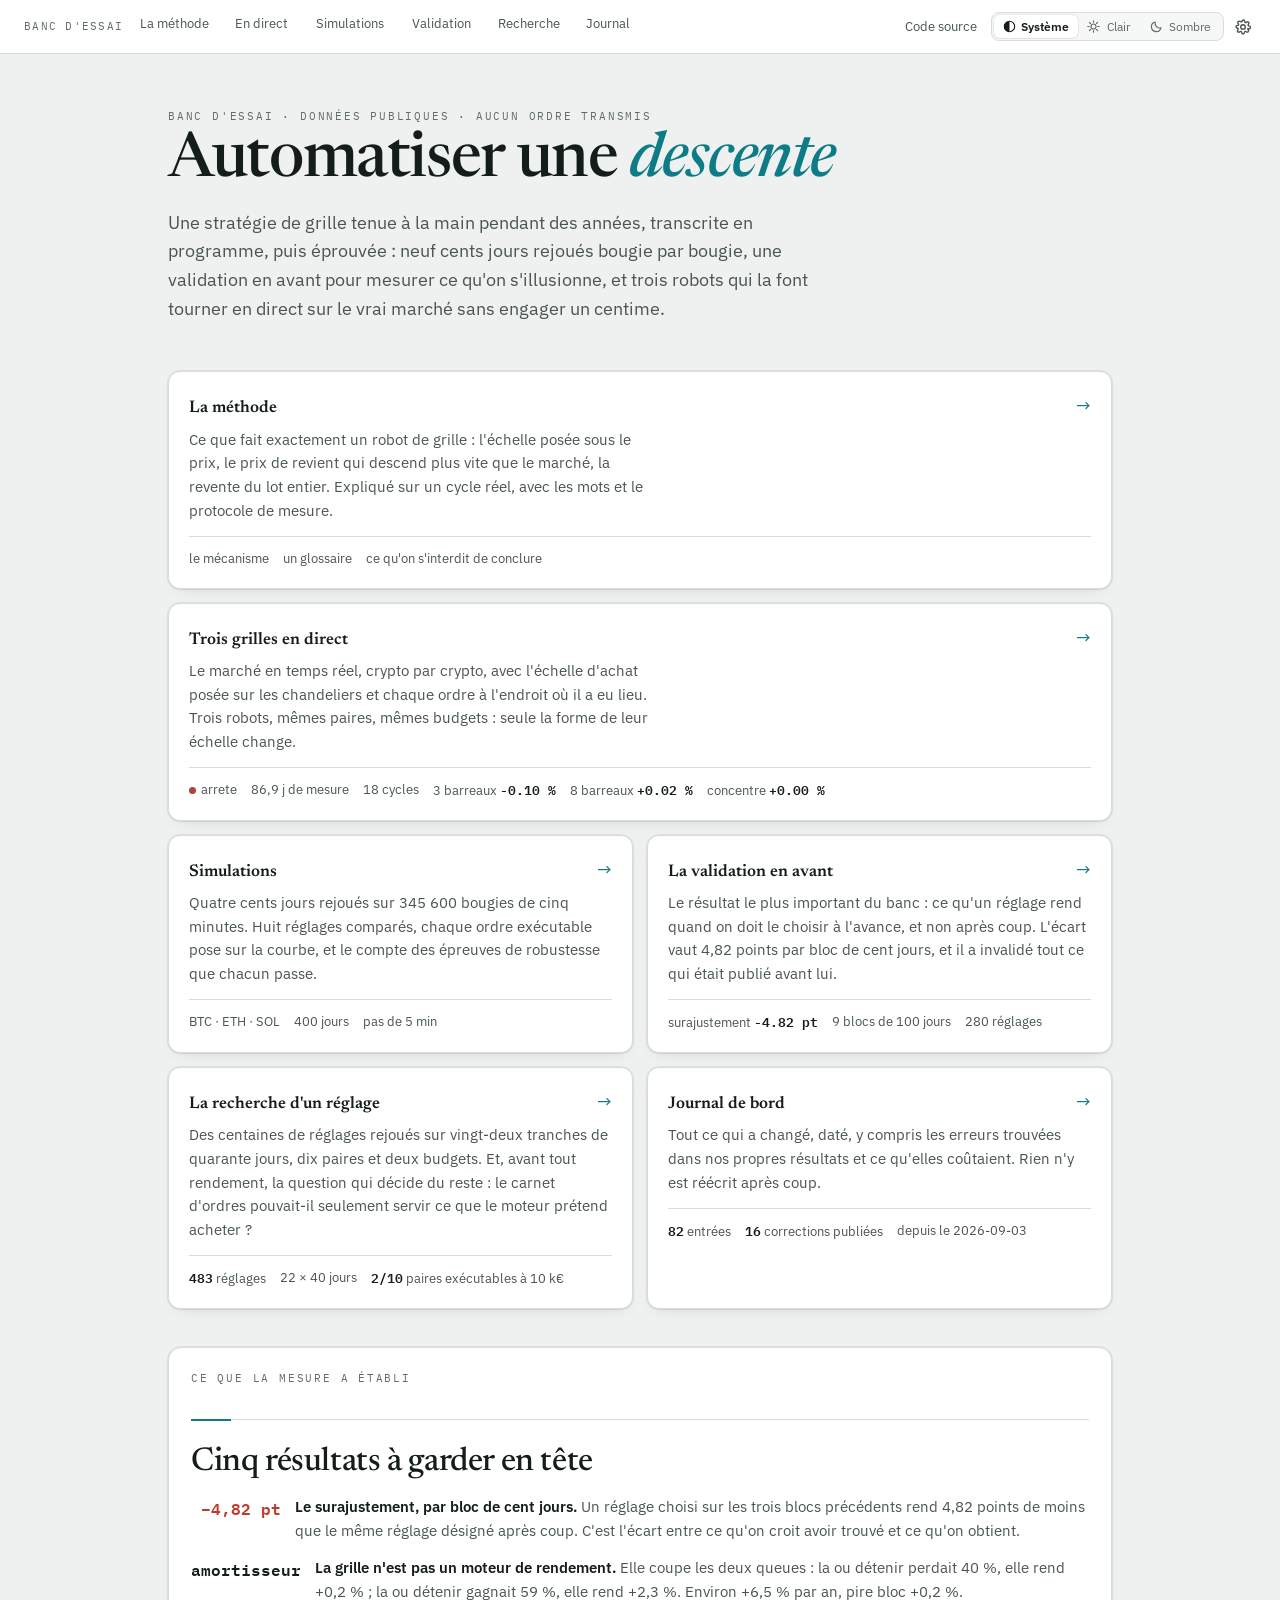
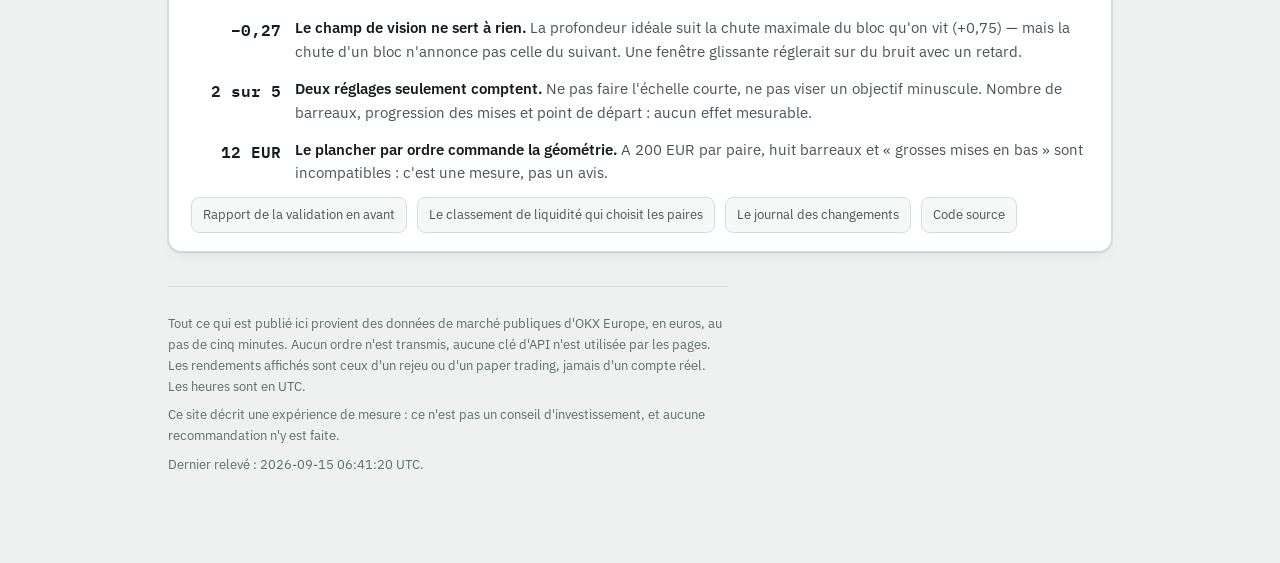
<file: docs/index.html>
<!doctype html>
<html lang="fr">
<head>
<meta charset="utf-8">
<meta name="viewport" content="width=device-width, initial-scale=1">
<title>Banc d'essai de trading</title>
<meta name="description" content="Trois grilles de trading en paper trading sur dix cryptos, et quatre cents jours rejoués bougie par bougie.">
<link rel="preconnect" href="https://fonts.googleapis.com">
<link rel="preconnect" href="https://fonts.gstatic.com" crossorigin>
<link rel="stylesheet" href="https://fonts.googleapis.com/css2?family=Newsreader:ital,opsz,wght@0,6..72,400;0,6..72,500;0,6..72,600;1,6..72,400&family=IBM+Plex+Mono:wght@400;500;600&family=IBM+Plex+Sans:wght@400;500;600&display=swap">
<link rel="stylesheet" href="nav.css">
<link rel="stylesheet" href="jetons.css">
<link rel="stylesheet" href="gabarit.css">
<script src="prefs.js"></script>
<style>
*{box-sizing:border-box}
body{margin:0; background:var(--ground); color:var(--ink);
  font-family:"IBM Plex Sans",system-ui,-apple-system,"Segoe UI",sans-serif;
  font-size:var(--corps); line-height:1.6; -webkit-text-size-adjust:100%}
.enveloppe{max-width:980px; margin:0 auto; padding:clamp(24px,6vw,54px) 18px 80px}
h1,h2,h3{font-family:var(--f-titre); font-weight:500; margin:0;
  text-wrap:balance; font-optical-sizing:auto}
h1{font-size:var(--t-affiche); line-height:1.03; letter-spacing:-.022em}
h1 em{font-style:italic; color:var(--achat)}
h2{font-size:var(--t-section); line-height:1.15; letter-spacing:-.012em;
  margin:var(--e-8) 0 var(--e-2)}
/*  Une section commence par un filet, et un segment pétrole de quarante pixels
    posé dessus : la hiérarchie se voit avant même qu'on ait lu le titre. */
h2{position:relative; padding-top:var(--e-5); border-top:1px solid var(--rule)}
h2::before{content:""; position:absolute; top:-1px; left:0;
  width:40px; height:2px; background:var(--achat)}
h2:first-of-type{margin-top:var(--e-6)}
@media(max-width:700px){h2{margin-top:var(--e-6)}}

h3{font-size:var(--t-sous); font-weight:600; line-height:1.25}
p{margin:.6em 0}
a{color:var(--achat)}
.num{font-family:"IBM Plex Mono",ui-monospace,Menlo,Consolas,monospace;
  font-variant-numeric:tabular-nums; letter-spacing:-.01em}
.eyebrow{font-family:"IBM Plex Mono",monospace; font-size:.66rem; letter-spacing:.17em;
  text-transform:uppercase; color:var(--ink-3); margin:0 0 .5em}
.h{color:var(--hausse)} .b{color:var(--baisse)}
:focus-visible{outline:2px solid var(--focus); outline-offset:3px; border-radius:6px}

header.tete{margin-bottom:clamp(30px,5vw,48px)}
header.tete .chapo{max-width:60ch; color:var(--ink-2); font-size:clamp(1rem,2.4vw,1.12rem);
  margin-top:.8em}

/* --- les cartes de destination --- */
.grille{display:grid; gap:14px; grid-template-columns:1fr; margin-bottom:38px}
@media(min-width:720px){
  .grille{grid-template-columns:repeat(2,1fr)}
  .grille .large{grid-column:1 / -1}
}
.porte{display:block; text-decoration:none; color:inherit;
  background:var(--surface); border:1px solid var(--rule); border-radius:var(--r-3);
  padding:20px 20px 18px; box-shadow:var(--ombre);
  transition:border-color var(--t-moyen) var(--c-std),
    background-color var(--t-moyen) var(--c-std),
    transform var(--t-moyen) var(--c-std)}
.porte:hover,.porte:focus-visible{border-color:var(--achat);
  background:var(--surface-survol); transform:translateY(-1px)}
.porte:active{transform:none; background:var(--surface-actif)}
.porte .haut{display:flex; align-items:baseline; justify-content:space-between; gap:12px}
.porte h3{line-height:1.2}
.porte .fleche{color:var(--achat); font-size:1.1rem; flex:none}
.porte p{color:var(--ink-2); font-size:.92rem; margin:.5em 0 0; max-width:52ch}
.porte .etat{display:flex; flex-wrap:wrap; gap:6px 14px; margin-top:14px;
  padding-top:12px; border-top:1px solid var(--rule); font-size:.8rem; color:var(--ink-2)}
.porte .etat b{font-family:"IBM Plex Mono",monospace; font-weight:600; color:var(--ink)}
.pastille{display:inline-block; width:7px; height:7px; border-radius:50%;
  margin-right:5px; vertical-align:middle; background:var(--dort)}
.pastille.vif{background:var(--hausse)} .pastille.froid{background:var(--blocage)}

/* --- ce que le banc a etabli --- */
.constats{background:var(--surface); border:1px solid var(--rule); border-radius:13px;
  padding:22px 22px 18px; box-shadow:var(--ombre); margin-bottom:28px}
.constats ul{list-style:none; margin:14px 0 0; padding:0; display:flex;
  flex-direction:column; gap:13px}
.constats li{display:grid; grid-template-columns:auto 1fr; gap:14px; align-items:start}
.constats .chiffre{font-family:"IBM Plex Mono",monospace; font-weight:600; font-size:1.02rem;
  min-width:5.6rem; text-align:right; padding-top:1px}
.constats .quoi{color:var(--ink-2); font-size:.93rem}
.constats .quoi b{color:var(--ink); font-weight:600}

.docs{display:flex; flex-wrap:wrap; gap:8px 10px; margin-top:12px}
.docs a{display:inline-block; padding:6px 11px; border-radius:var(--r-2); font-size:.84rem;
  border:1px solid var(--rule); background:var(--surface-2); text-decoration:none;
  color:var(--ink-2);
  transition:background-color var(--t-court) var(--c-std),
    border-color var(--t-court) var(--c-std), color var(--t-court) var(--c-std)}
.docs a:hover,.docs a:focus-visible{color:var(--ink);
  background:var(--surface-survol); border-color:var(--rule-survol)}
.docs a:active{background:var(--surface-actif)}
footer{margin-top:34px; padding-top:18px; border-top:1px solid var(--rule);
  font-size:.82rem; color:var(--ink-3); max-width:70ch}
</style>
</head>
<body>
<script src="nav.js" defer></script>
<script src="reglages.js" defer></script>
<div class="enveloppe">

<header class="tete">
  <p class="eyebrow">banc d'essai · données publiques · aucun ordre transmis</p>
  <h1>Automatiser une <em>descente</em></h1>
  <p class="chapo">Une stratégie de grille tenue à la main pendant des années, transcrite
     en programme, puis éprouvée : neuf cents jours rejoués bougie par bougie, une
     validation en avant pour mesurer ce qu'on s'illusionne, et trois robots qui la font
     tourner en direct sur le vrai marché sans engager un centime.</p>
</header>

<div class="grille">
  <a class="porte large" href="methode.html">
    <div class="haut"><h3>La méthode</h3><span class="fleche">→</span></div>
    <p>Ce que fait exactement un robot de grille : l'échelle posée sous le prix, le
       prix de revient qui descend plus vite que le marché, la revente du lot entier.
       Expliqué sur un cycle réel, avec les mots et le protocole de mesure.</p>
    <div class="etat"><span>le mécanisme</span><span>un glossaire</span><span>ce qu'on
      s'interdit de conclure</span></div>
  </a>

  <a class="porte large" href="paper.html">
    <div class="haut"><h3>Trois grilles en direct</h3><span class="fleche">→</span></div>
    <p>Le marché en temps réel, crypto par crypto, avec l'échelle d'achat posée sur les
       chandeliers et chaque ordre à l'endroit où il a eu lieu. Trois robots, mêmes paires,
       mêmes budgets : seule la forme de leur échelle change.</p>
    <div class="etat" id="etat-paper"><span>chargement…</span></div>
  </a>

  <a class="porte" href="simulations.html">
    <div class="haut"><h3>Simulations</h3><span class="fleche">→</span></div>
    <p>Quatre cents jours rejoués sur 345 600 bougies de cinq minutes. Huit réglages
       comparés, chaque ordre exécutable pose sur la courbe, et le compte des épreuves
       de robustesse que chacun passe.</p>
    <div class="etat"><span>BTC · ETH · SOL</span><span>400 jours</span><span>pas de 5 min</span></div>
  </a>

  <a class="porte" href="validation.html">
    <div class="haut"><h3>La validation en avant</h3><span class="fleche">→</span></div>
    <p>Le résultat le plus important du banc : ce qu'un réglage rend quand on doit le
       choisir à l'avance, et non après coup. L'écart vaut 4,82 points par bloc de cent
       jours, et il a invalidé tout ce qui était publié avant lui.</p>
    <div class="etat" id="etat-validation"><span>chargement…</span></div>
  </a>

  <a class="porte" href="recherche.html">
    <div class="haut"><h3>La recherche d'un réglage</h3><span class="fleche">→</span></div>
    <p>Des centaines de réglages rejoués sur vingt-deux tranches de quarante jours, dix
       paires et deux budgets. Et, avant tout rendement, la question qui décide du reste :
       le carnet d'ordres pouvait-il seulement servir ce que le moteur prétend acheter ?</p>
    <div class="etat" id="etat-recherche"><span>chargement…</span></div>
  </a>

  <a class="porte" href="journal.html">
    <div class="haut"><h3>Journal de bord</h3><span class="fleche">→</span></div>
    <p>Tout ce qui a changé, daté, y compris les erreurs trouvées dans nos propres
       résultats et ce qu'elles coûtaient. Rien n'y est réécrit après coup.</p>
    <div class="etat" id="etat-journal"><span>chargement…</span></div>
  </a>
</div>

<section class="constats">
  <p class="eyebrow">ce que la mesure a établi</p>
  <h2>Cinq résultats à garder en tête</h2>
  <ul>
    <li><span class="chiffre b">−4,82 pt</span><span class="quoi">
      <b>Le surajustement, par bloc de cent jours.</b> Un réglage choisi sur les trois
      blocs précédents rend 4,82 points de moins que le même réglage désigné après coup.
      C'est l'écart entre ce qu'on croit avoir trouvé et ce qu'on obtient.</span></li>
    <li><span class="chiffre">amortisseur</span><span class="quoi">
      <b>La grille n'est pas un moteur de rendement.</b> Elle coupe les deux queues :
      la ou détenir perdait 40 %, elle rend +0,2 % ; la ou détenir gagnait 59 %, elle
      rend +2,3 %. Environ +6,5 % par an, pire bloc +0,2 %.</span></li>
    <li><span class="chiffre">−0,27</span><span class="quoi">
      <b>Le champ de vision ne sert à rien.</b> La profondeur idéale suit la chute
      maximale du bloc qu'on vit (+0,75) — mais la chute d'un bloc n'annonce pas celle
      du suivant. Une fenêtre glissante réglerait sur du bruit avec un retard.</span></li>
    <li><span class="chiffre">2 sur 5</span><span class="quoi">
      <b>Deux réglages seulement comptent.</b> Ne pas faire l'échelle courte, ne pas
      viser un objectif minuscule. Nombre de barreaux, progression des mises et point
      de départ : aucun effet mesurable.</span></li>
    <li><span class="chiffre">12 EUR</span><span class="quoi">
      <b>Le plancher par ordre commande la géométrie.</b> A 200 EUR par paire, huit
      barreaux et « grosses mises en bas » sont incompatibles : c'est une mesure, pas
      un avis.</span></li>
  </ul>
  <div class="docs">
    <a href="https://github.com/thomasMareel/claude-trading/blob/master/docs/archives/validation-en-avant-2026-09-08.md">Rapport de la validation en avant</a>
    <a href="https://github.com/thomasMareel/claude-trading/blob/master/docs/archives/liquidite.json">Le classement de liquidité qui choisit les paires</a>
    <a href="https://github.com/thomasMareel/claude-trading/commits/master">Le journal des changements</a>
    <a href="https://github.com/thomasMareel/claude-trading">Code source</a>
  </div>
</section>

<footer>
  <p>Tout ce qui est publié ici provient des données de marché publiques d'OKX Europe, en
     euros, au pas de cinq minutes. Aucun ordre n'est transmis, aucune clé d'API n'est
     utilisée par les pages. Les rendements affichés sont ceux d'un rejeu ou d'un paper
     trading, jamais d'un compte réel. Les heures sont en UTC.</p>
  <p>Ce site décrit une expérience de mesure : ce n'est pas un conseil d'investissement,
     et aucune recommandation n'y est faite.</p>
  <p id="maj"></p>
</footer>

</div>
<script>
const pct = v => (v>=0?"+":"") + (v*100).toFixed(2) + " %";
const sgn = v => v > 0 ? "h" : (v < 0 ? "b" : "");
function duree(ms){
  const h = ms/3600000;
  return h < 48 ? h.toFixed(1).replace(".",",")+" h" : (h/24).toFixed(1).replace(".",",")+" j";
}
async function lire(f){
  try{ const r = await fetch(f + "?t=" + Date.now(), {cache:"no-store"});
       return r.ok ? await r.json() : null; }
  catch(e){ return null; }
}
(async function(){
  const [a,b,c,jrn,val] = await Promise.all([
    lire("data/paper_grille.json"), lire("data/paper_grille_8paliers.json"),
    lire("data/paper_grille_8paliers_concentre.json"), lire("data/journal.json"),
    lire("data/validation.json"),
  ]);
  const jeux = [a,b,c].filter(d => d && d.paires && d.paires.length);
  const n = document.getElementById("etat-paper");
  if (!jeux.length) n.innerHTML = "<span>pas encore de relevé</span>";
  else {
    const frais = jeux.some(d => Date.now() - Date.parse(d.maj) < 8*60000);
    const nomCourt = {"3paliers":"3 barreaux","8paliers":"8 barreaux",
                      "8paliers_concentre":"concentre"};
    const cycles = jeux.reduce((s,d) => s + d.paires.reduce((t,p)=>t+p.cycles,0), 0);
    n.innerHTML =
      `<span><span class="pastille ${frais?"vif":"froid"}"></span>${frais?"en marche":"arrete"}</span>`
      + `<span>${duree(Date.now()-Math.min(...jeux.map(d=>d.depuis)))} de mesure</span>`
      + `<span>${cycles} cycle${cycles>1?"s":""}</span>`
      + jeux.map(d => `<span>${nomCourt[d.profil]||d.profil} <b class="${sgn(d.perf_total)}">`
          + `${pct(d.perf_total)}</b></span>`).join("");
  }
  const nj = document.getElementById("etat-journal");
  if (jrn && jrn.entrees && jrn.entrees.length){
    const corr = jrn.entrees.filter(e => e.etiquette === "correction").length;
    nj.innerHTML = `<span><b>${jrn.entrees.length}</b> entrées</span>`
      + `<span><b>${corr}</b> corrections publiées</span>`
      + `<span>depuis le ${jrn.entrees[jrn.entrees.length-1].date.slice(0,10)}</span>`;
  } else nj.innerHTML = "<span>indisponible</span>";

  const nv = document.getElementById("etat-validation");
  if (val && val.verdict){
    const w = val.verdict;
    nv.innerHTML = `<span>surajustement <b class="b">${(w.surajustement*100).toFixed(2)} pt</b></span>`
      + `<span>${val.n_blocs} blocs de ${val.bloc_jours} jours</span>`
      + `<span>${val.n_reglages} réglages</span>`;
  } else nv.innerHTML = "<span>indisponible</span>";

  /*  La pastille de la recherche lit le même fichier que la page elle-même :
   *  elle ne peut donc pas annoncer un nombre de réglages que la page dément.
   *  Le fichier est petit (quelques dizaines de kilo-octets) et vit à côté des
   *  autres jeux de l'accueil.  */
  const nr = document.getElementById("etat-recherche");
  try {
    const rch = await fetch("data/etude.json").then(r => r.ok ? r.json() : null);
    if (rch) {
      const n = rch.etape1 ? rch.etape1.combinaisons.length : 0;
      const ex = rch.execution ? rch.execution.paires : null;
      let dur = "";
      if (ex) {
        //  Les clés viennent de Python et valent « 10000.0 », pas « 10000 » :
        //  on retient la CLÉ du plus gros budget, jamais sa valeur reformatée.
        const cle = Object.keys(rch.execution.mises)
          .sort((p, q) => Number(p) - Number(q)).pop();
        const b = Number(cle);
        const bas = rch.execution.mises[cle].slice(-1)[0];
        const ok = Object.values(ex).filter(p => p.servable >= bas).length;
        dur = `<span><b class="b">${ok}/${Object.keys(ex).length}</b> paires exécutables `
            + `à ${Math.round(b / 1000)} k€</span>`;
      }
      nr.innerHTML = (n ? `<span><b>${n}</b> réglages</span>` : "<span>balayage en cours</span>")
        + `<span>${rch.n_blocs} × ${rch.bloc_jours} jours</span>` + dur;
    } else nr.innerHTML = "<span>indisponible</span>";
  } catch (e) { nr.innerHTML = "<span>indisponible</span>"; }

  const majs = jeux.map(d => d.maj).sort();
  document.getElementById("maj").textContent = majs.length
    ? "Dernier relevé : " + majs[majs.length-1].replace("T"," ").replace("+00:00"," UTC") + "."
    : "";
})();
</script>
</body>
</html>
</file>
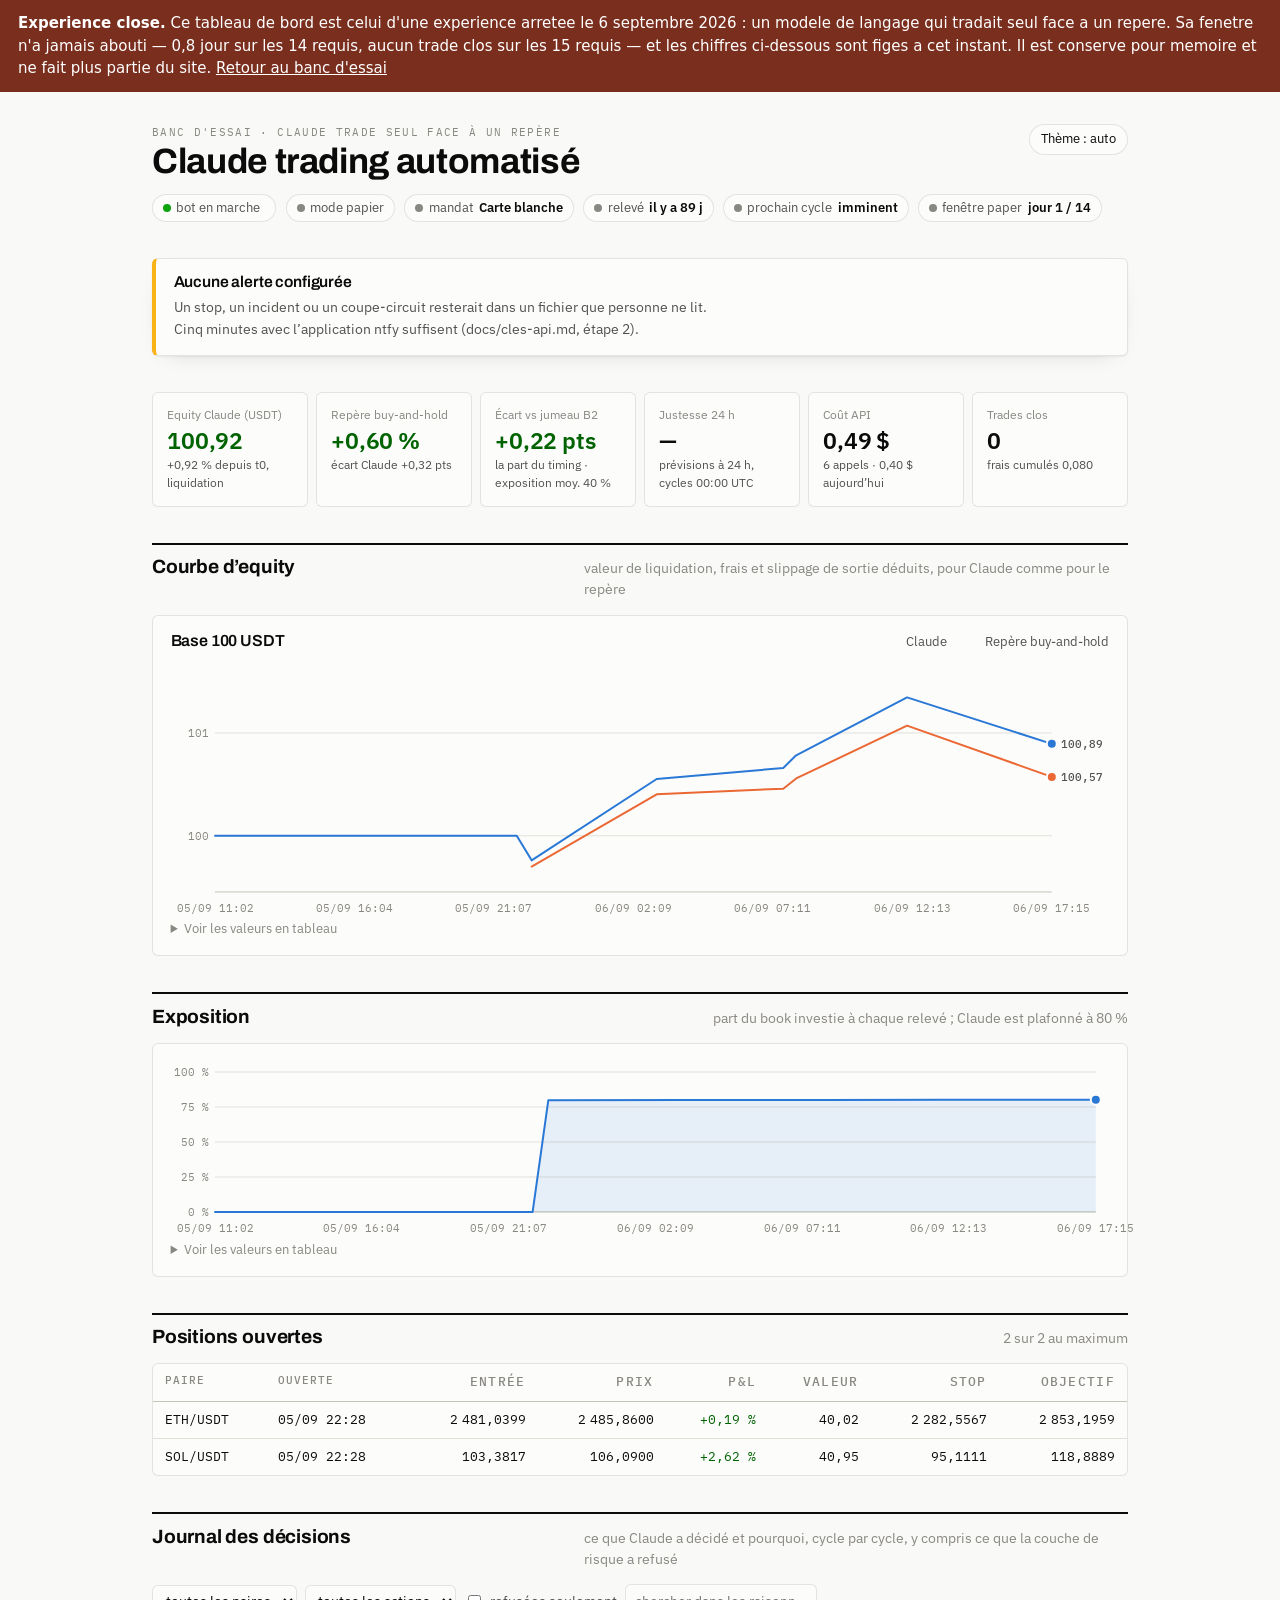
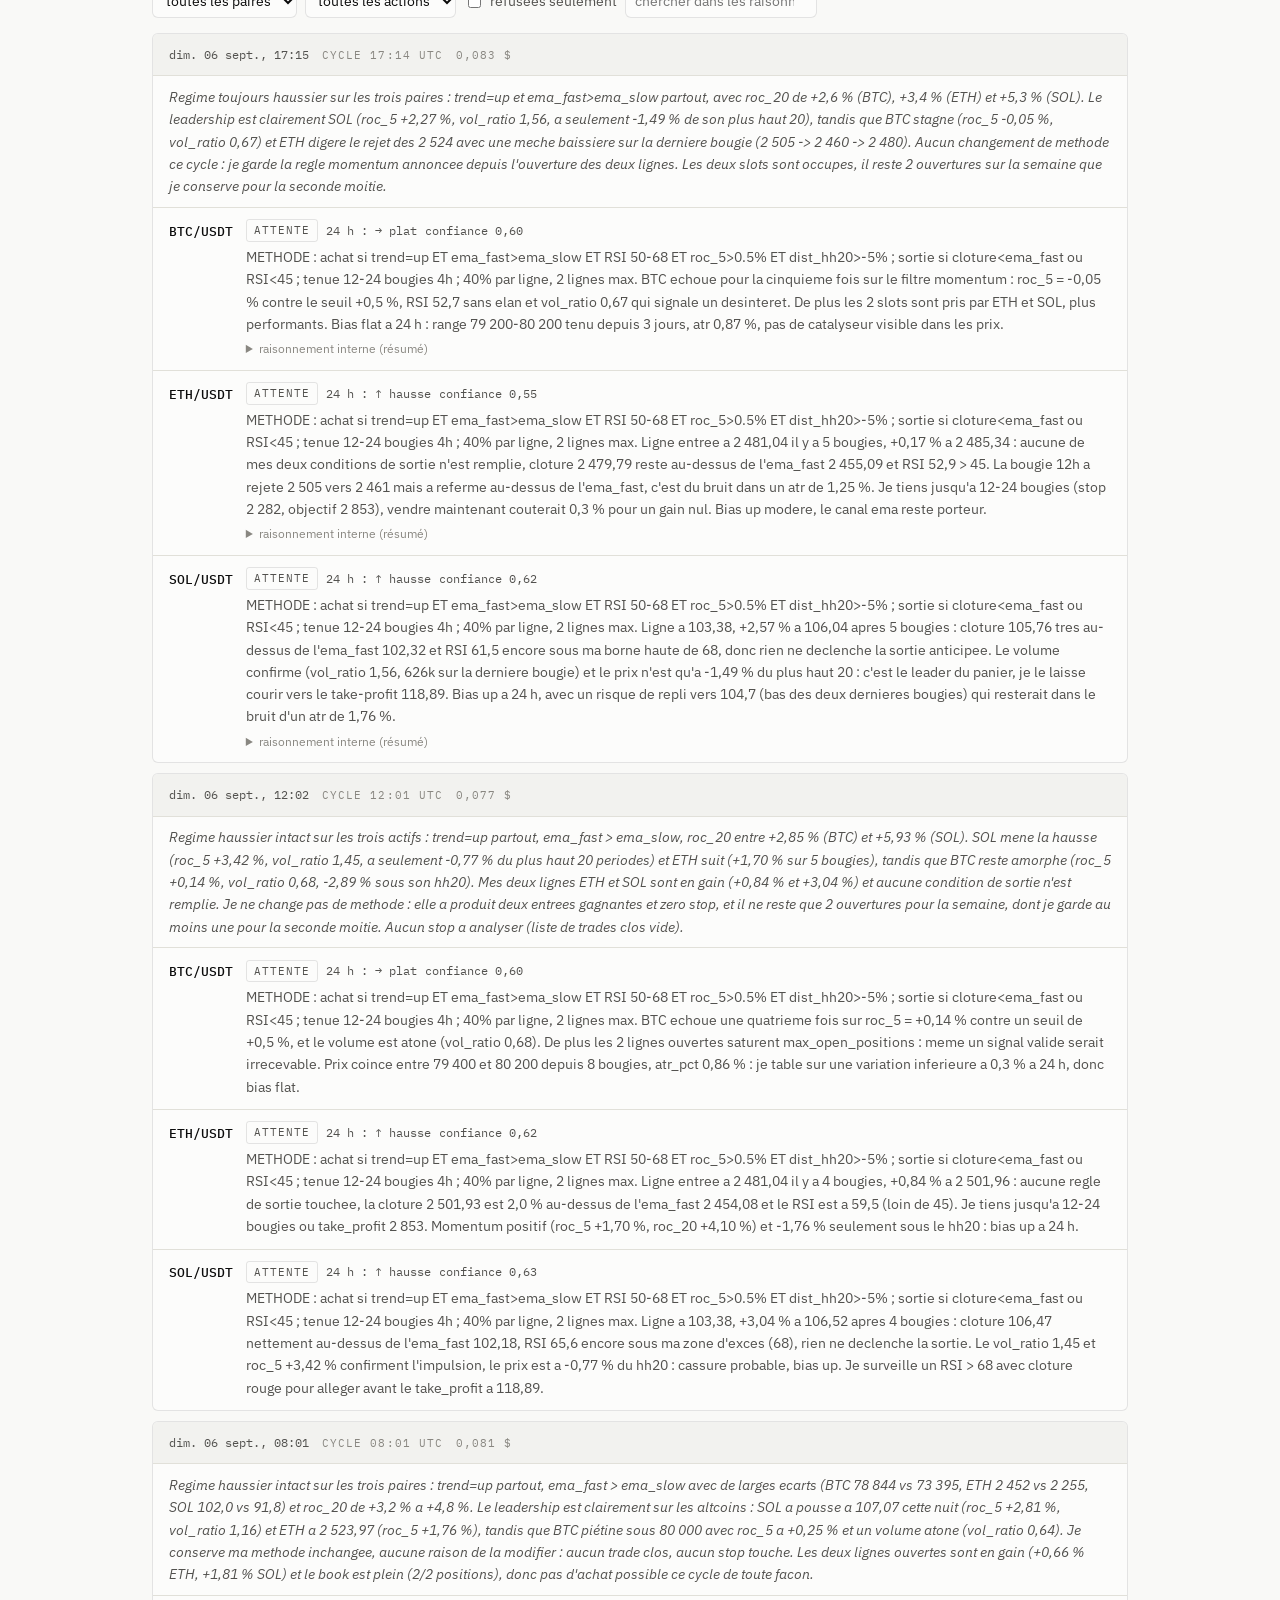
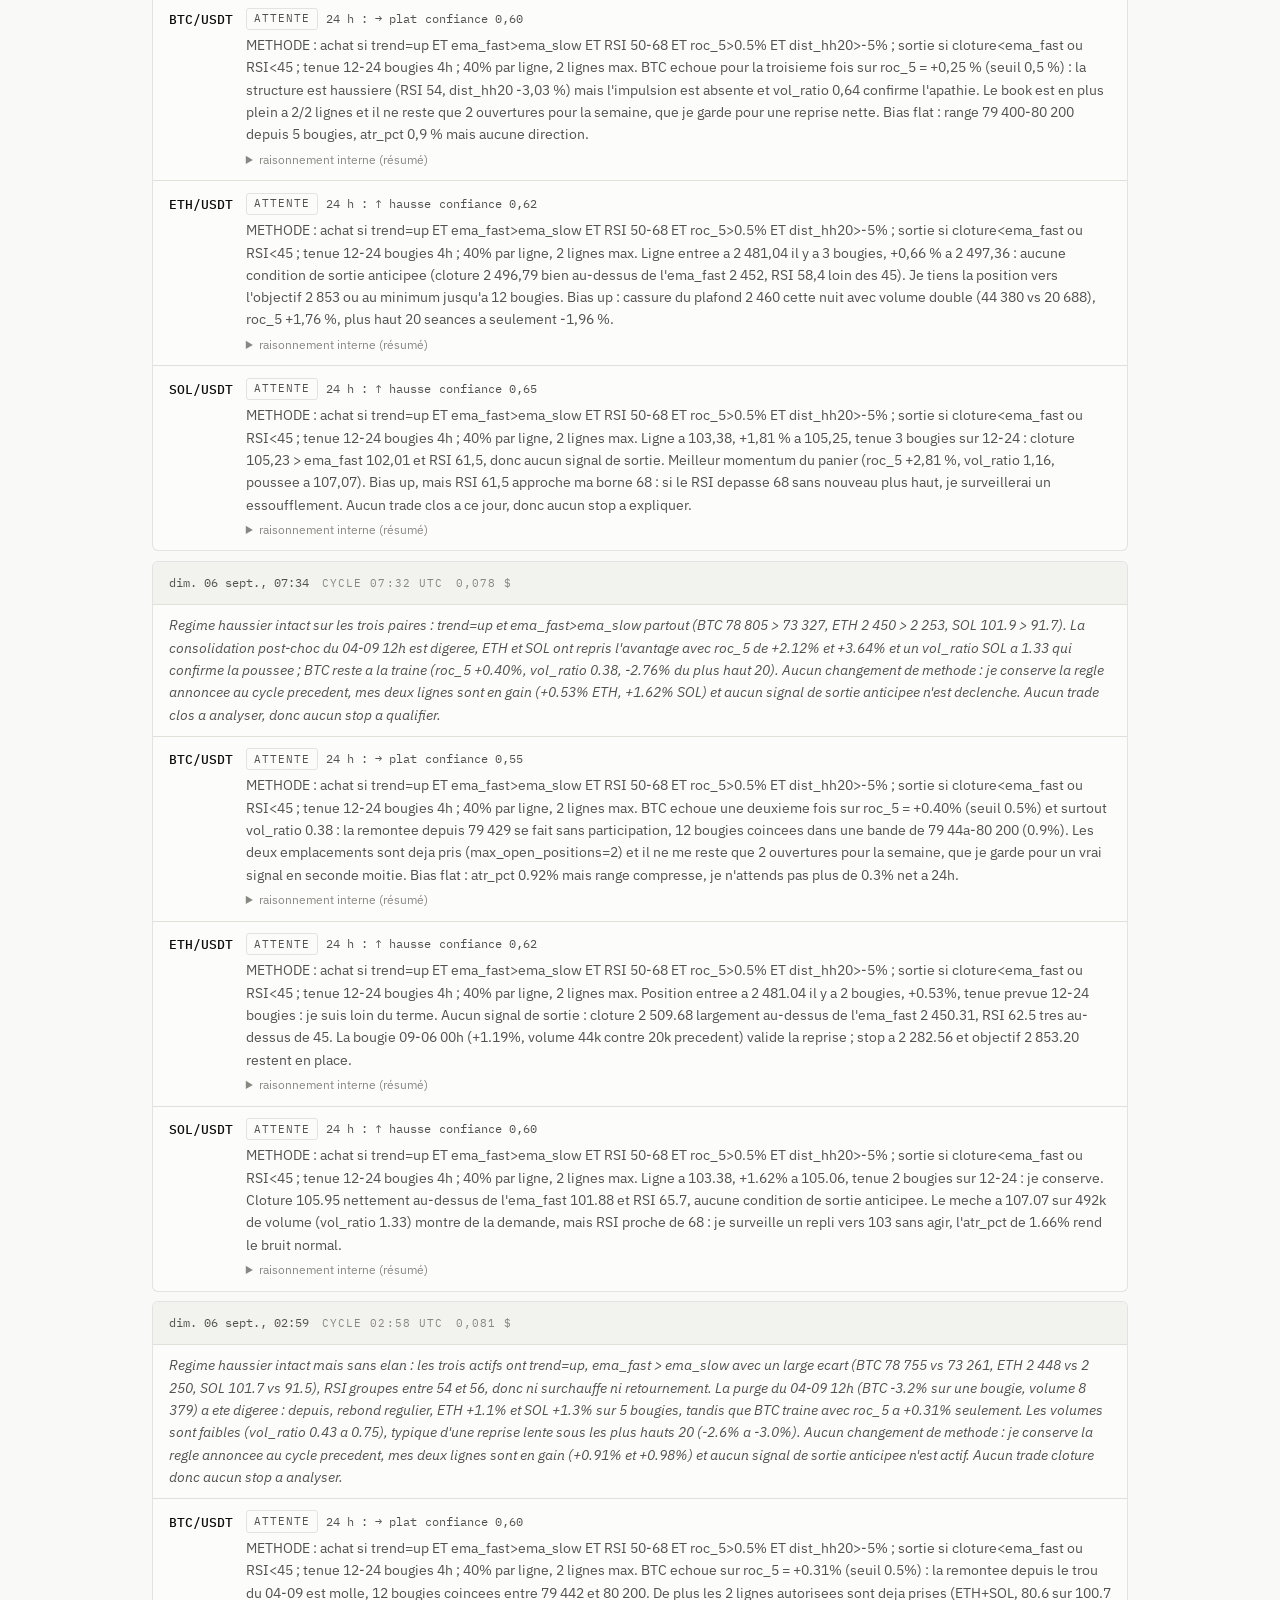
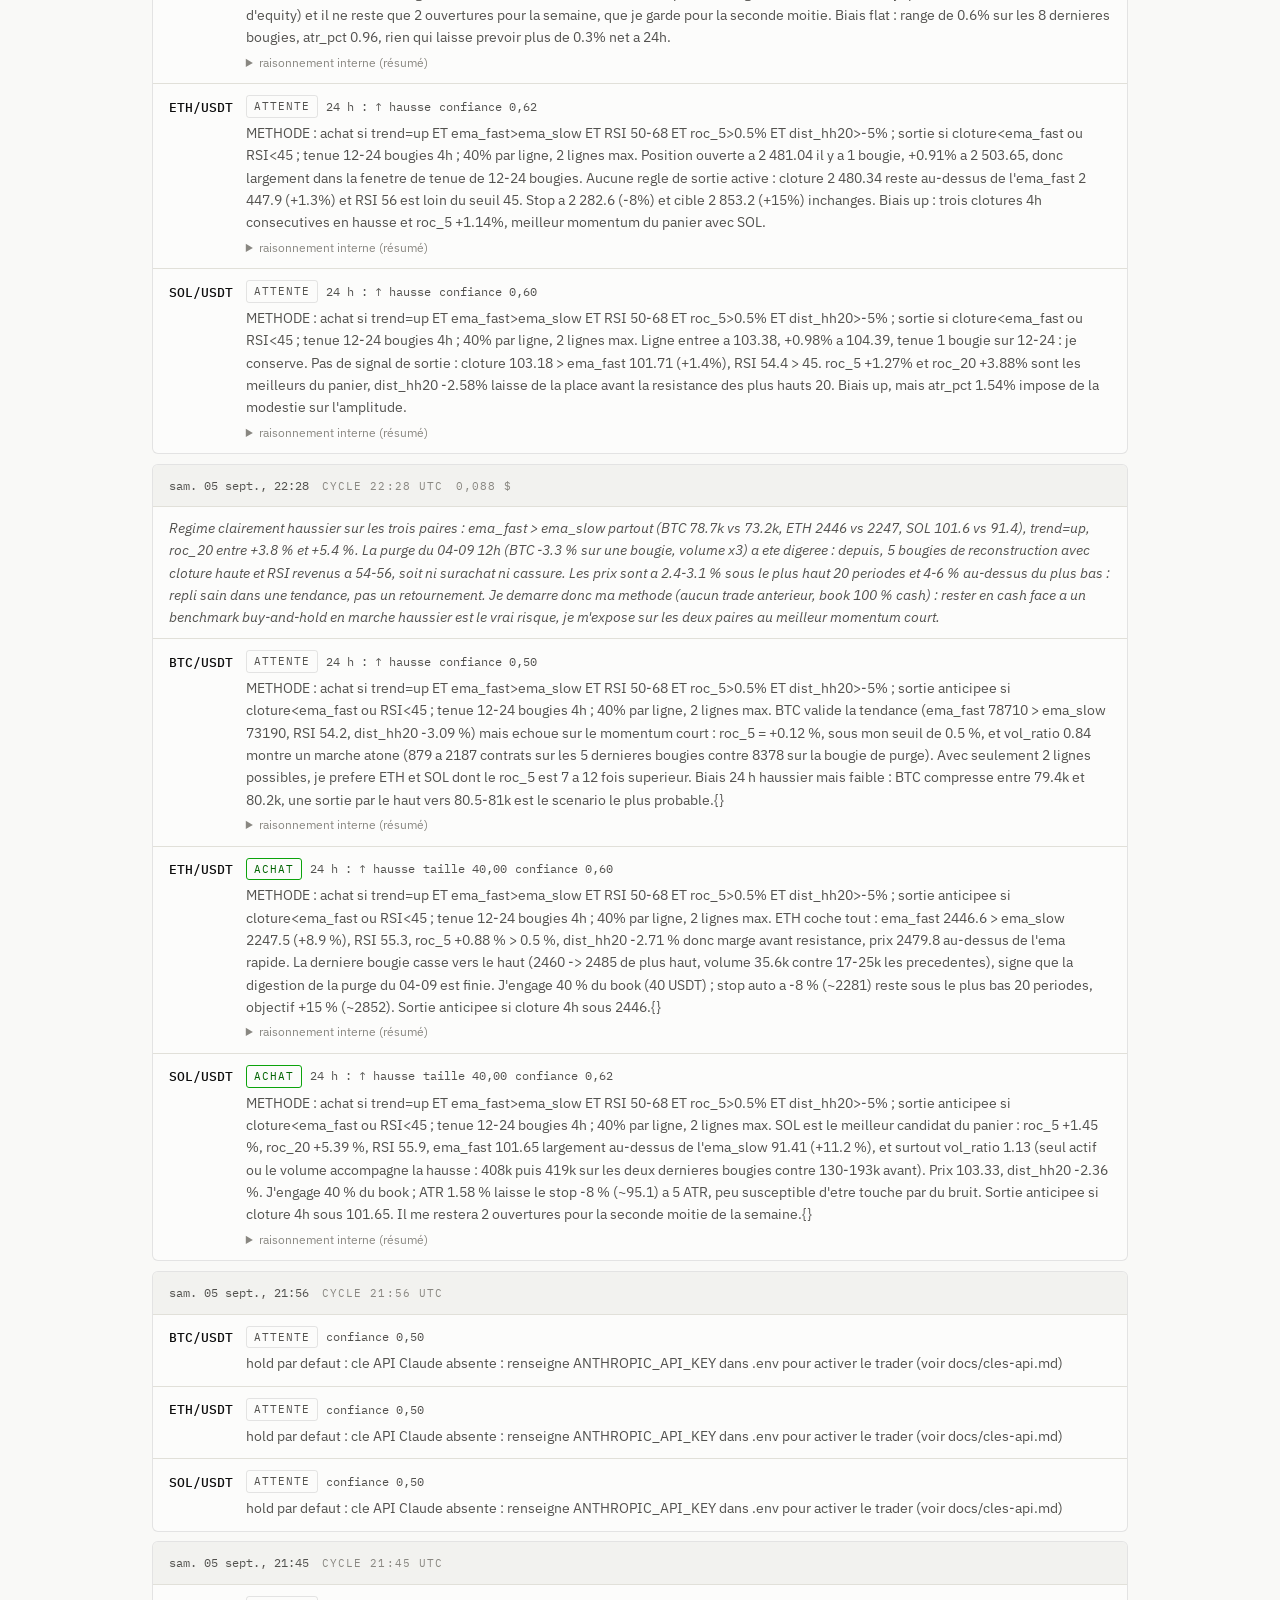
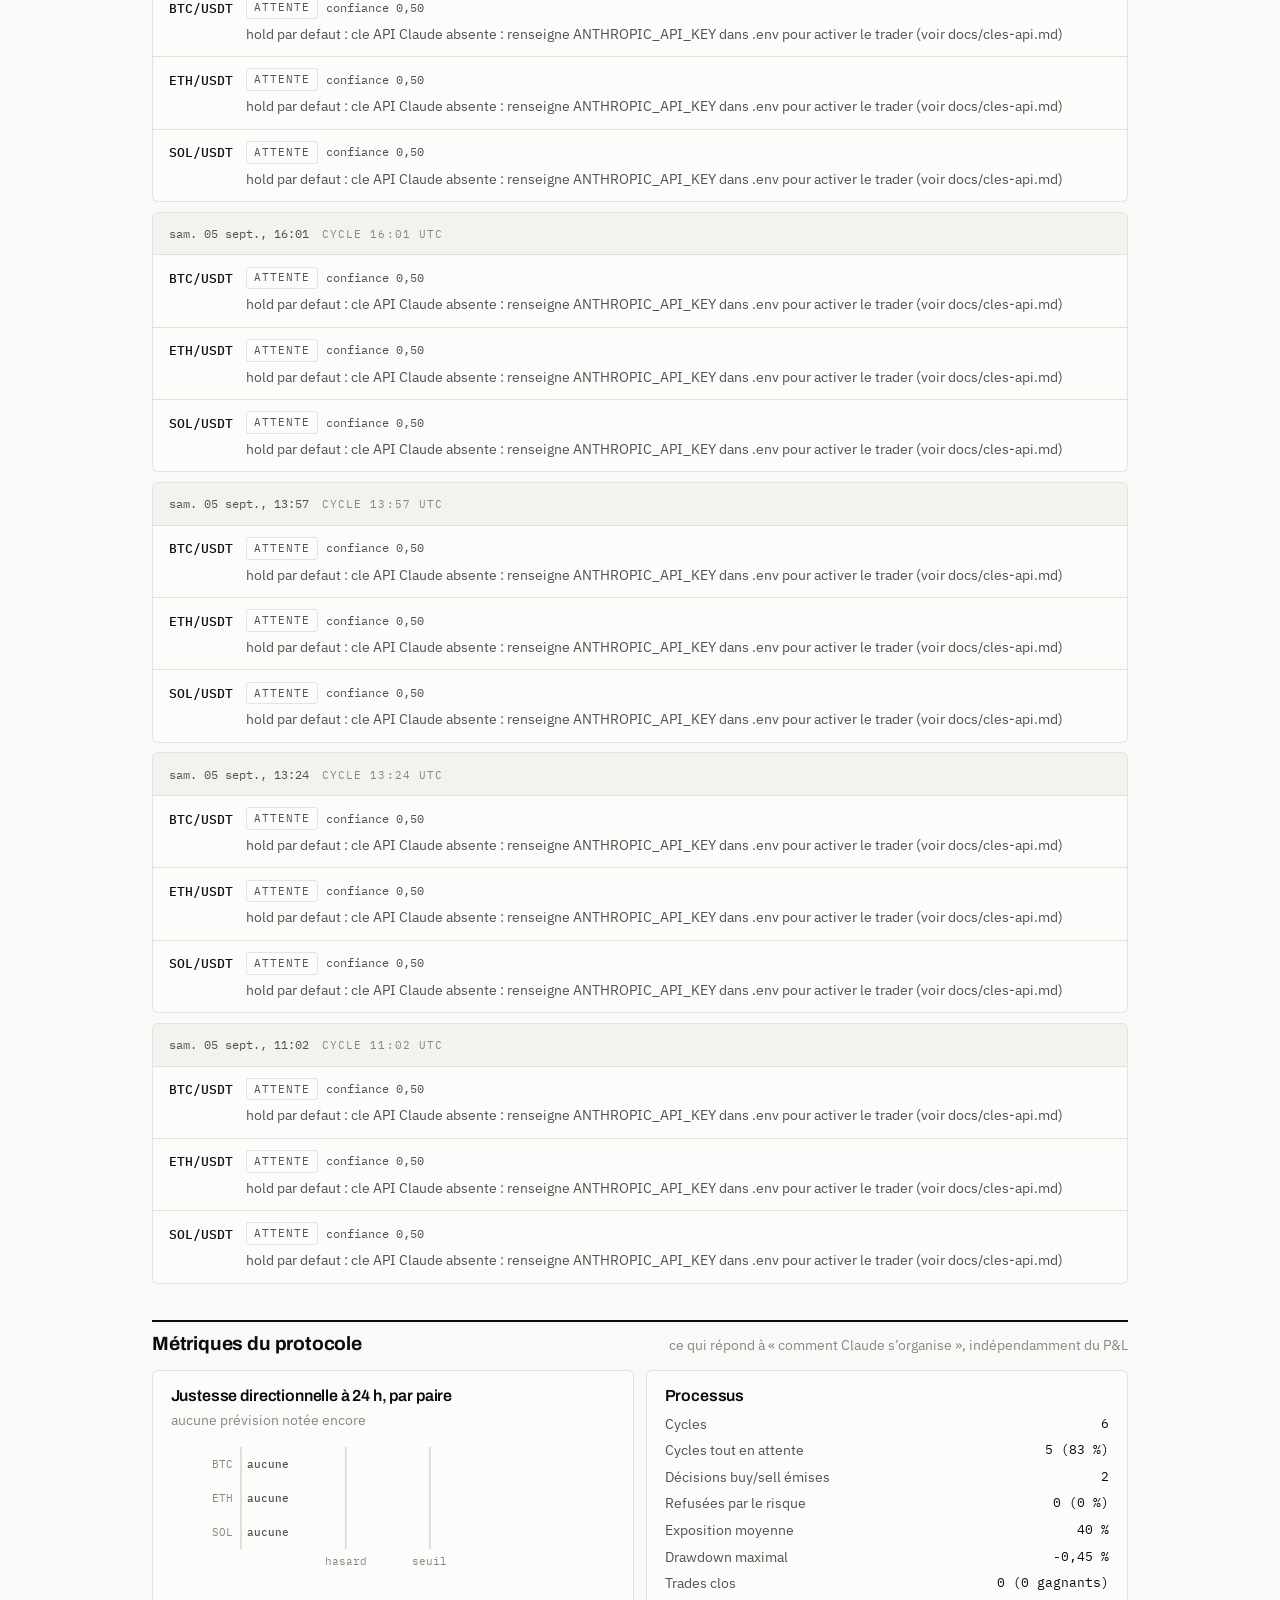
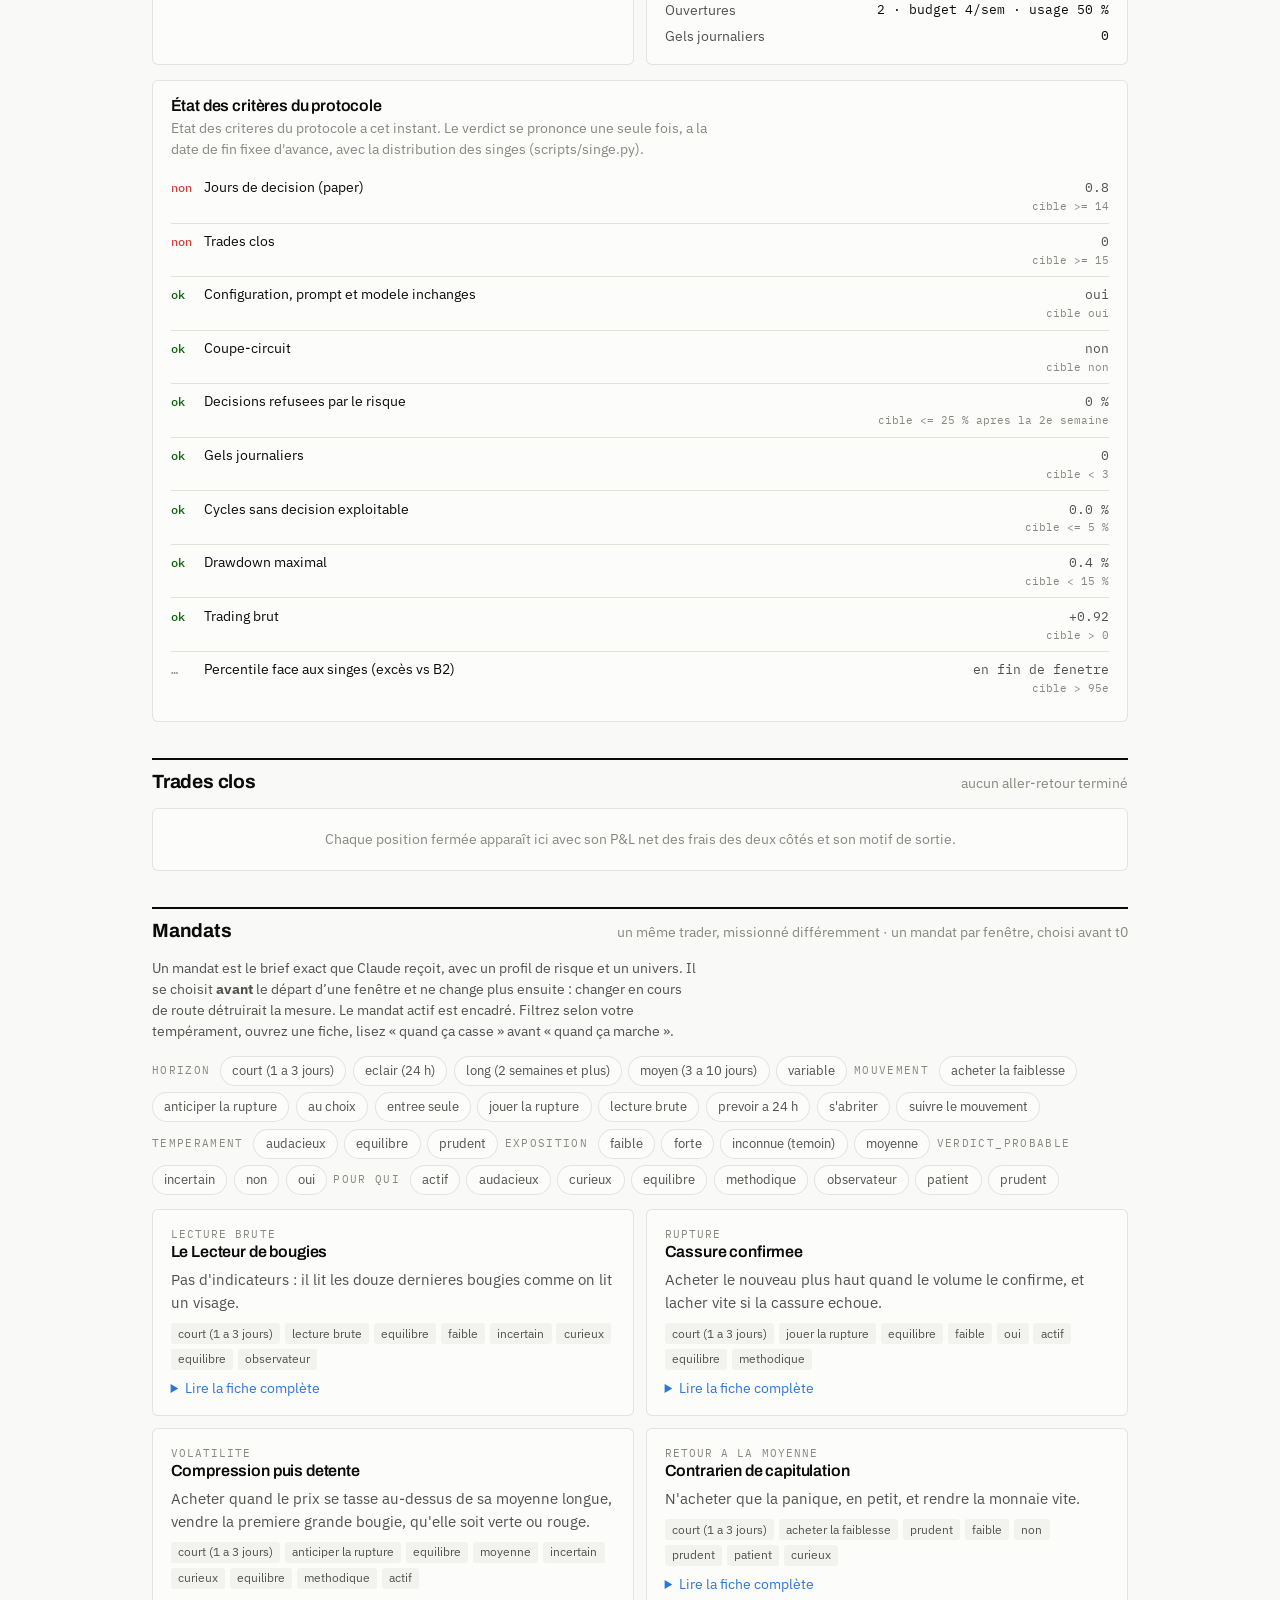
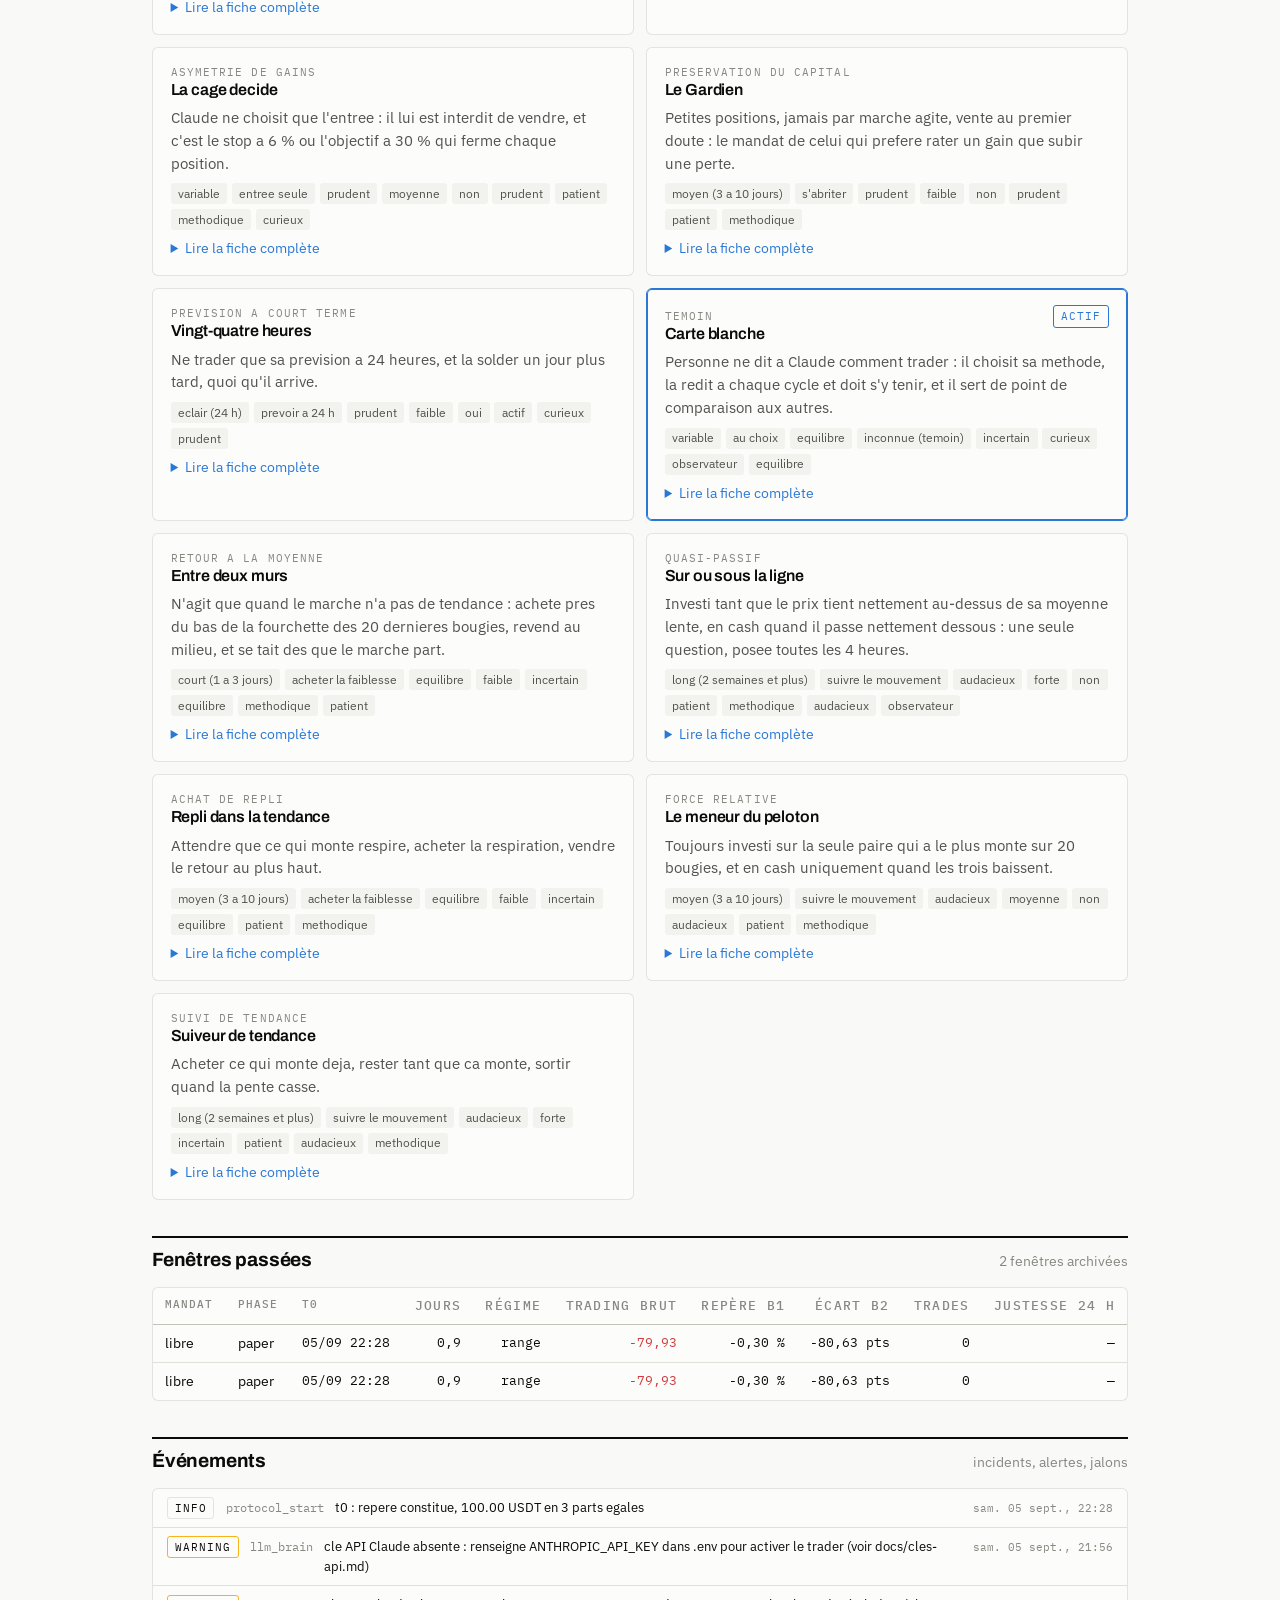
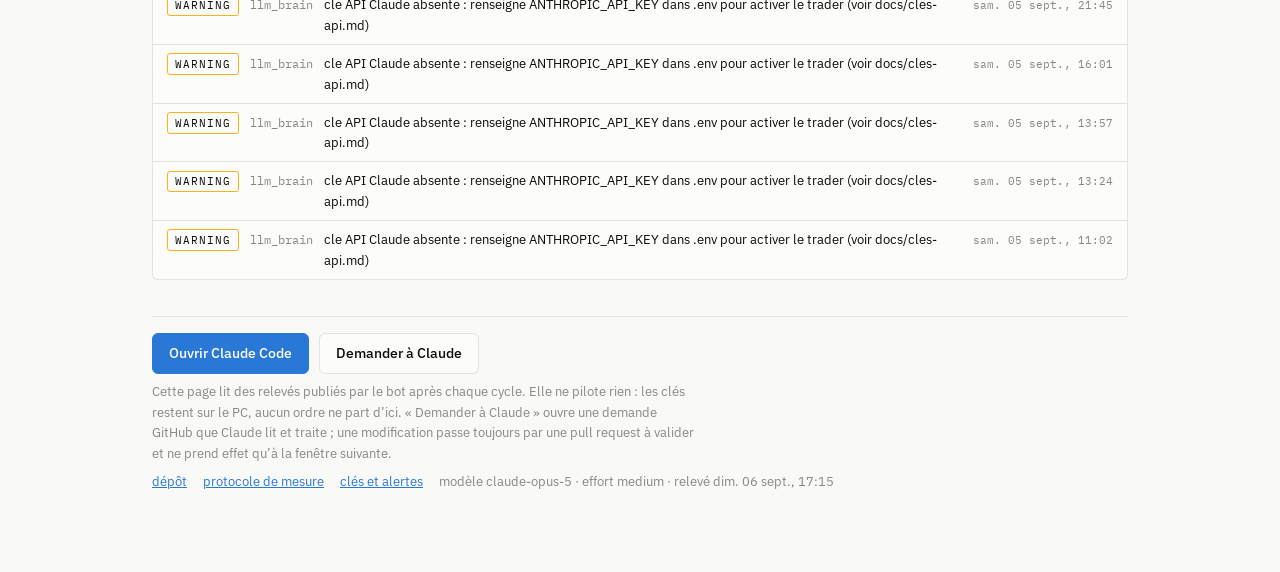
<file: docs/archives/bot-claude/index.html>
<!doctype html>
<html lang="fr">
<head>
<meta charset="utf-8">
<meta name="viewport" content="width=device-width, initial-scale=1">
<title>Claude trading automatisé</title>
<meta name="description" content="Relevés du banc d'essai : Claude trade seul 100 USDT face à un repère buy-and-hold, sous un protocole de mesure figé.">
<link rel="preconnect" href="https://fonts.googleapis.com">
<link rel="preconnect" href="https://fonts.gstatic.com" crossorigin>
<link rel="stylesheet" href="https://fonts.googleapis.com/css2?family=Archivo:wght@600;700&family=IBM+Plex+Mono:wght@400;500&family=IBM+Plex+Sans:wght@400;500;600&display=swap">
<style>
  :root {
    color-scheme: light;
    --page:      #f9f9f7;
    --surface:   #fcfcfb;
    --surface-2: #f2f2ef;
    --ink:       #0b0b0b;
    --ink-2:     #52514e;
    --muted:     #898781;
    --grid:      #e1e0d9;
    --baseline:  #c3c2b7;
    --border:    rgba(11,11,11,.10);
    --accent:    #2a78d6;          /* serie 1 : Claude, et l'accent d'interface */
    --accent-soft: rgba(42,120,214,.10);
    --serie-2:   #eb6834;          /* serie 2 : le repere */
    --good:      #0ca30c;  --good-text: #006300;
    --warning:   #fab219;
    --serious:   #ec835a;
    --critical:  #d03b3b;
    --shadow:    0 1px 2px rgba(11,11,11,.05), 0 8px 24px -16px rgba(11,11,11,.25);
    --display: "Archivo", "Helvetica Neue", Arial, sans-serif;
    --body:    "IBM Plex Sans", -apple-system, "Segoe UI", Roboto, sans-serif;
    --mono:    "IBM Plex Mono", "Cascadia Mono", Consolas, monospace;
  }
  @media (prefers-color-scheme: dark) {
    :root:not([data-theme="light"]) {
      color-scheme: dark;
      --page: #0d0d0d; --surface: #1a1a19; --surface-2: #222220;
      --ink: #ffffff; --ink-2: #c3c2b7; --muted: #898781;
      --grid: #2c2c2a; --baseline: #383835; --border: rgba(255,255,255,.10);
      --accent: #3987e5; --accent-soft: rgba(57,135,229,.16); --serie-2: #d95926;
      --good: #0ca30c; --good-text: #0ca30c;
      --shadow: 0 1px 2px rgba(0,0,0,.5), 0 8px 24px -16px rgba(0,0,0,.8);
    }
  }
  :root[data-theme="dark"] {
    color-scheme: dark;
    --page: #0d0d0d; --surface: #1a1a19; --surface-2: #222220;
    --ink: #ffffff; --ink-2: #c3c2b7; --muted: #898781;
    --grid: #2c2c2a; --baseline: #383835; --border: rgba(255,255,255,.10);
    --accent: #3987e5; --accent-soft: rgba(57,135,229,.16); --serie-2: #d95926;
    --good: #0ca30c; --good-text: #0ca30c;
    --shadow: 0 1px 2px rgba(0,0,0,.5), 0 8px 24px -16px rgba(0,0,0,.8);
  }

  *, *::before, *::after { box-sizing: border-box; }
  html { background: var(--page); }
  body { margin: 0; background: var(--page); color: var(--ink); font-family: var(--body); font-size: 15px; line-height: 1.55; -webkit-font-smoothing: antialiased; }
  a { color: var(--accent); }
  button { font: inherit; color: inherit; }
  :focus-visible { outline: 2px solid var(--accent); outline-offset: 2px; }

  .wrap { max-width: 64rem; margin: 0 auto; padding: 1rem 1rem 4rem; display: flex; flex-direction: column; gap: 1.75rem; }
  @media (min-width: 48rem) { .wrap { padding: 2rem 1.5rem 5rem; gap: 2.25rem; } }

  h1, h2, h3 { font-family: var(--display); margin: 0; line-height: 1.15; text-wrap: balance; letter-spacing: -.01em; }
  h1 { font-size: clamp(1.6rem, 4.5vw, 2.2rem); font-weight: 700; }
  h2 { font-size: 1.2rem; font-weight: 700; }
  h3 { font-size: 1rem; font-weight: 600; }
  p { margin: 0; max-width: 68ch; }
  .eyebrow { font-family: var(--mono); font-size: .7rem; text-transform: uppercase; letter-spacing: .12em; color: var(--muted); }
  .muted { color: var(--muted); } .ink2 { color: var(--ink-2); }
  .mono { font-family: var(--mono); font-size: .86em; }
  .num { font-variant-numeric: tabular-nums; }
  .small { font-size: .85rem; }

  /* ---------- header ---------- */
  header { display: flex; flex-direction: column; gap: .8rem; }
  .titlebar { display: flex; align-items: flex-start; justify-content: space-between; gap: 1rem; }
  .theme { border: 1px solid var(--border); background: var(--surface); border-radius: 999px; padding: .3rem .7rem; font-size: .8rem; cursor: pointer; white-space: nowrap; }
  .strip { display: flex; flex-wrap: wrap; gap: .45rem .6rem; align-items: center; }
  .pill { display: inline-flex; align-items: center; gap: .35rem; border: 1px solid var(--border); background: var(--surface); border-radius: 999px; padding: .18rem .6rem; font-size: .8rem; color: var(--ink-2); white-space: nowrap; }
  .pill .dot { width: .5rem; height: .5rem; border-radius: 50%; background: var(--muted); }
  .pill.good .dot { background: var(--good); } .pill.crit .dot { background: var(--critical); } .pill.warn .dot { background: var(--warning); }
  .pill b { color: var(--ink); font-weight: 600; }

  /* ---------- banners ---------- */
  .banner { border: 1px solid var(--border); border-left: 4px solid var(--accent); background: var(--surface); border-radius: 6px; padding: .9rem 1.1rem; display: flex; flex-direction: column; gap: .3rem; box-shadow: var(--shadow); }
  .banner.crit { border-left-color: var(--critical); } .banner.warn { border-left-color: var(--warning); }
  .banner h3 { font-size: .98rem; } .banner p { font-size: .9rem; color: var(--ink-2); }
  .banner code { font-family: var(--mono); font-size: .8em; background: var(--surface-2); padding: .05em .35em; border-radius: 3px; }

  /* ---------- KPI tiles ---------- */
  .kpis { display: grid; grid-template-columns: repeat(2, 1fr); gap: .5rem; }
  @media (min-width: 40rem) { .kpis { grid-template-columns: repeat(3, 1fr); } }
  @media (min-width: 64rem) { .kpis { grid-template-columns: repeat(6, 1fr); } }
  .kpi { background: var(--surface); border: 1px solid var(--border); border-radius: 6px; padding: .8rem .9rem; display: flex; flex-direction: column; gap: .15rem; min-width: 0; }
  .kpi .lbl { font-size: .74rem; color: var(--muted); }
  .kpi .val { font-size: 1.45rem; font-weight: 600; letter-spacing: -.01em; line-height: 1.15; overflow-wrap: anywhere; }
  .kpi .sub { font-size: .76rem; color: var(--ink-2); }
  .up { color: var(--good-text); } .down { color: var(--critical); }

  /* ---------- sections and cards ---------- */
  section { display: flex; flex-direction: column; gap: .9rem; }
  .sechead { display: flex; flex-wrap: wrap; align-items: baseline; justify-content: space-between; gap: .4rem 1rem; border-top: 2px solid var(--ink); padding-top: .7rem; }
  .sechead p { font-size: .85rem; color: var(--muted); }
  .card { background: var(--surface); border: 1px solid var(--border); border-radius: 6px; padding: 1rem 1.1rem; }
  .empty { color: var(--muted); font-size: .9rem; padding: 1.2rem 0; text-align: center; }

  /* ---------- charts ---------- */
  .chart { display: flex; flex-direction: column; gap: .5rem; }
  .chart-head { display: flex; flex-wrap: wrap; align-items: baseline; justify-content: space-between; gap: .3rem .8rem; }
  .legend { display: flex; flex-wrap: wrap; gap: .3rem 1rem; font-size: .8rem; color: var(--ink-2); }
  .legend span::before { content: ""; display: inline-block; width: 16px; height: 2px; vertical-align: middle; margin-right: .4rem; background: var(--c); border-radius: 1px; }
  .plot { position: relative; width: 100%; }
  .plot svg { display: block; width: 100%; height: auto; overflow: visible; }
  .plot text { font-family: var(--mono); font-size: 11px; fill: var(--muted); }
  .plot .grid line { stroke: var(--grid); stroke-width: 1; }
  .plot .axis line { stroke: var(--baseline); stroke-width: 1; }
  .plot .line { fill: none; stroke-width: 2; stroke-linejoin: round; stroke-linecap: round; }
  .plot .area { opacity: .10; }
  .plot .end-label { fill: var(--ink-2); font-weight: 500; }
  .plot .xhair { stroke: var(--baseline); stroke-width: 1; }
  .plot .ref { stroke: var(--baseline); stroke-width: 1; }
  .tip { position: absolute; pointer-events: none; background: var(--surface); border: 1px solid var(--border); border-radius: 6px; box-shadow: var(--shadow); padding: .45rem .6rem; font-size: .78rem; color: var(--ink-2); min-width: 9rem; z-index: 2; display: none; }
  .tip .t { font-family: var(--mono); font-size: .72rem; color: var(--muted); margin-bottom: .25rem; }
  .tip .row { display: flex; align-items: center; gap: .45rem; }
  .tip .row i { display: inline-block; width: 12px; height: 2px; background: var(--c); }
  .tip .row b { color: var(--ink); font-weight: 600; margin-left: auto; font-variant-numeric: tabular-nums; }
  details.tbl summary { cursor: pointer; font-size: .8rem; color: var(--muted); }

  /* ---------- tables ---------- */
  .tablewrap { overflow-x: auto; border: 1px solid var(--border); border-radius: 6px; background: var(--surface); }
  table { border-collapse: collapse; width: 100%; font-size: .85rem; min-width: 30rem; }
  th, td { text-align: left; padding: .5rem .75rem; border-bottom: 1px solid var(--grid); vertical-align: top; }
  thead th { font-family: var(--mono); font-size: .68rem; text-transform: uppercase; letter-spacing: .1em; color: var(--muted); font-weight: 500; border-bottom: 1px solid var(--baseline); }
  tbody tr:last-child td { border-bottom: 0; }
  td.n, th.n { text-align: right; font-family: var(--mono); font-variant-numeric: tabular-nums; white-space: nowrap; font-size: .82rem; }
  td.m { font-family: var(--mono); font-size: .8rem; white-space: nowrap; }

  /* ---------- journal ---------- */
  .filters { display: flex; flex-wrap: wrap; gap: .5rem; align-items: center; }
  .filters select, .filters input[type=search] { font: inherit; font-size: .85rem; color: var(--ink); background: var(--surface); border: 1px solid var(--border); border-radius: 6px; padding: .35rem .55rem; }
  .filters label { font-size: .85rem; color: var(--ink-2); display: inline-flex; align-items: center; gap: .35rem; }
  .cycle { background: var(--surface); border: 1px solid var(--border); border-radius: 6px; overflow: hidden; }
  .cycle-head { display: flex; flex-wrap: wrap; align-items: baseline; gap: .3rem .8rem; padding: .7rem 1rem; background: var(--surface-2); border-bottom: 1px solid var(--grid); }
  .cycle-head .when { font-family: var(--mono); font-size: .78rem; color: var(--ink-2); }
  .cycle-head .tag { font-family: var(--mono); font-size: .68rem; text-transform: uppercase; letter-spacing: .1em; color: var(--muted); }
  .view { padding: .6rem 1rem; font-size: .9rem; color: var(--ink-2); font-style: italic; border-bottom: 1px solid var(--grid); }
  .dec { display: grid; grid-template-columns: auto 1fr; gap: .25rem .8rem; padding: .7rem 1rem; border-bottom: 1px solid var(--grid); align-items: start; }
  .dec:last-child { border-bottom: 0; }
  .dec .sym { font-family: var(--mono); font-size: .8rem; font-weight: 500; white-space: nowrap; padding-top: .15rem; }
  .dec .line1 { display: flex; flex-wrap: wrap; gap: .3rem .5rem; align-items: center; }
  .badge { font-family: var(--mono); font-size: .68rem; text-transform: uppercase; letter-spacing: .09em; padding: .12rem .45rem; border-radius: 3px; border: 1px solid var(--border); color: var(--ink-2); white-space: nowrap; }
  .badge.buy { border-color: var(--good); color: var(--good-text); }
  .badge.sell { border-color: var(--serious); color: var(--ink); }
  .badge.refus { background: rgba(250,178,25,.18); border-color: var(--warning); color: var(--ink); }
  .badge.forced { background: var(--surface-2); }
  .bias { font-family: var(--mono); font-size: .72rem; color: var(--ink-2); }
  .dec .why { grid-column: 2; font-size: .9rem; color: var(--ink-2); }
  .dec .refused { grid-column: 2; font-size: .85rem; color: var(--ink); background: rgba(250,178,25,.12); border-left: 3px solid var(--warning); padding: .3rem .6rem; border-radius: 3px; }
  .dec details { grid-column: 2; font-size: .82rem; color: var(--ink-2); }
  .dec details summary { cursor: pointer; color: var(--muted); font-size: .78rem; }
  .dec details p { white-space: pre-wrap; margin-top: .3rem; }
  .more { align-self: center; border: 1px solid var(--border); background: var(--surface); border-radius: 999px; padding: .4rem 1rem; cursor: pointer; font-size: .85rem; }

  /* ---------- metrics lists ---------- */
  .grid2 { display: grid; grid-template-columns: 1fr; gap: .75rem; }
  @media (min-width: 52rem) { .grid2 { grid-template-columns: 1fr 1fr; } }
  dl.kv { margin: 0; display: grid; grid-template-columns: 1fr auto; gap: .3rem 1rem; font-size: .88rem; }
  dl.kv dt { color: var(--ink-2); } dl.kv dd { margin: 0; font-family: var(--mono); font-size: .82rem; text-align: right; color: var(--ink); }
  .crit { list-style: none; margin: 0; padding: 0; display: flex; flex-direction: column; }
  .crit li { display: grid; grid-template-columns: 1.6rem 1fr auto; gap: .5rem; padding: .45rem 0; border-bottom: 1px solid var(--grid); font-size: .88rem; align-items: baseline; }
  .crit li:last-child { border-bottom: 0; }
  .crit .mk { font-family: var(--mono); font-size: .72rem; font-weight: 500; }
  .crit .ok { color: var(--good-text); } .crit .no { color: var(--critical); } .crit .na { color: var(--muted); }
  .crit .v { font-family: var(--mono); font-size: .8rem; color: var(--ink-2); text-align: right; white-space: nowrap; }
  .crit .v small { display: block; color: var(--muted); font-size: .7rem; }

  /* ---------- mandates ---------- */
  .chips { display: flex; flex-wrap: wrap; gap: .4rem; }
  .chip { border: 1px solid var(--border); background: var(--surface); border-radius: 999px; padding: .25rem .7rem; font-size: .8rem; cursor: pointer; color: var(--ink-2); }
  .chip[aria-pressed="true"] { background: var(--accent-soft); border-color: var(--accent); color: var(--ink); }
  .mandats { display: grid; grid-template-columns: 1fr; gap: .75rem; }
  @media (min-width: 44rem) { .mandats { grid-template-columns: 1fr 1fr; } }
  .mandat { background: var(--surface); border: 1px solid var(--border); border-radius: 6px; padding: 1rem 1.1rem; display: flex; flex-direction: column; gap: .5rem; }
  .mandat.actif { border-color: var(--accent); box-shadow: 0 0 0 1px var(--accent) inset; }
  .mandat .top { display: flex; justify-content: space-between; gap: .6rem; align-items: baseline; }
  .mandat .fam { font-family: var(--mono); font-size: .68rem; text-transform: uppercase; letter-spacing: .1em; color: var(--muted); }
  .mandat .acc { font-size: .92rem; color: var(--ink-2); }
  .mandat .tags { display: flex; flex-wrap: wrap; gap: .3rem; }
  .mandat .tags span { font-size: .72rem; color: var(--ink-2); background: var(--surface-2); border-radius: 3px; padding: .1rem .45rem; }
  .mandat details { font-size: .88rem; color: var(--ink-2); }
  .mandat details summary { cursor: pointer; color: var(--accent); font-size: .85rem; }
  .mandat details > div { display: flex; flex-direction: column; gap: .6rem; margin-top: .6rem; }
  .mandat h4 { margin: 0; font-size: .78rem; font-family: var(--mono); text-transform: uppercase; letter-spacing: .1em; color: var(--muted); }
  .mandat blockquote { margin: 0; padding: .6rem .8rem; border-left: 3px solid var(--accent); background: var(--surface-2); border-radius: 3px; font-size: .86rem; color: var(--ink); white-space: pre-wrap; }
  .mandat ul { margin: 0; padding-left: 1.1rem; }
  .mandat .risk { display: grid; grid-template-columns: repeat(2, 1fr); gap: .3rem .8rem; font-size: .82rem; }
  .mandat .risk span b { font-family: var(--mono); font-weight: 500; color: var(--ink); }
  .mandat .how { font-size: .8rem; color: var(--muted); }
  .mandat .how code { font-family: var(--mono); font-size: .78rem; background: var(--surface-2); padding: .05em .35em; border-radius: 3px; overflow-wrap: anywhere; }

  /* ---------- events ---------- */
  .events { list-style: none; margin: 0; padding: 0; background: var(--surface); border: 1px solid var(--border); border-radius: 6px; }
  .events li { display: grid; grid-template-columns: auto auto 1fr; gap: .5rem .7rem; padding: .5rem .9rem; border-bottom: 1px solid var(--grid); font-size: .84rem; align-items: baseline; }
  .events li:last-child { border-bottom: 0; }
  .events .lvl { font-family: var(--mono); font-size: .66rem; text-transform: uppercase; letter-spacing: .1em; padding: .1rem .4rem; border-radius: 3px; border: 1px solid var(--border); }
  .events .lvl.critical { border-color: var(--critical); color: var(--critical); }
  .events .lvl.warning { border-color: var(--warning); color: var(--ink); }
  .events .src { font-family: var(--mono); font-size: .76rem; color: var(--muted); }
  .events .ts { grid-column: 1 / -1; font-family: var(--mono); font-size: .7rem; color: var(--muted); }
  @media (min-width: 40rem) { .events li { grid-template-columns: auto auto 1fr auto; } .events .ts { grid-column: auto; } }

  /* ---------- actions ---------- */
  .actions { display: flex; flex-wrap: wrap; gap: .6rem; }
  .btn { display: inline-flex; align-items: center; gap: .4rem; text-decoration: none; border-radius: 6px; padding: .55rem 1rem; font-weight: 500; font-size: .9rem; border: 1px solid var(--border); background: var(--surface); color: var(--ink); }
  .btn.primary { background: var(--accent); border-color: var(--accent); color: #fff; }
  footer { border-top: 1px solid var(--border); padding-top: 1rem; color: var(--muted); font-size: .82rem; display: flex; flex-direction: column; gap: .5rem; }
  footer .links { display: flex; flex-wrap: wrap; gap: .4rem 1rem; }

  .error { border: 1px solid var(--critical); border-radius: 6px; padding: 1rem; background: var(--surface); font-size: .9rem; }
  @media (prefers-reduced-motion: reduce) { * { transition: none !important; animation: none !important; } }
nav.pages{display:flex; flex-wrap:wrap; gap:14px; margin-top:.75rem; font-size:.86rem}
nav.pages a{color:var(--accent,#0E7C86); text-decoration:none;
  border-bottom:1px solid transparent}
nav.pages a:hover,nav.pages a:focus-visible{border-bottom-color:currentColor}
</style>
</head>
<body>
<div style="background:#7a2e1e;color:#fff;padding:12px 18px;font:15px/1.5 system-ui,sans-serif">
  <b>Experience close.</b> Ce tableau de bord est celui d'une experience arretee le
  6 septembre 2026 : un modele de langage qui tradait seul face a un repere. Sa fenetre
  n'a jamais abouti — 0,8 jour sur les 14 requis, aucun trade clos sur les 15 requis —
  et les chiffres ci-dessous sont figes a cet instant. Il est conserve pour memoire et
  ne fait plus partie du site.
  <a href="../../index.html" style="color:#fff;text-decoration:underline">Retour au banc d'essai</a>
</div>


<div class="wrap" id="app">
  <header>
    <div class="titlebar">
      <div>
        <div class="eyebrow">Banc d'essai · Claude trade seul face à un repère</div>
        <h1>Claude trading automatisé</h1>
      </div>
      <button class="theme" id="theme" type="button" aria-label="Changer de thème">Thème : auto</button>
    </div>
    <div class="strip" id="strip"><span class="pill"><span class="dot"></span>chargement des relevés…</span></div>
  </header>
  <div id="banners" style="display:flex;flex-direction:column;gap:.6rem"></div>
  <section id="kpis"></section>
  <section id="equity"></section>
  <section id="exposure"></section>
  <section id="positions"></section>
  <section id="journal"></section>
  <section id="metrics"></section>
  <section id="trades"></section>
  <section id="mandats"></section>
  <section id="fenetres"></section>
  <section id="events"></section>
  <footer id="footer"></footer>
</div>

<script>
(() => {
'use strict';
// ---------------------------------------------------------------- helpers
const $ = (s, r = document) => r.querySelector(s);
function el(tag, attrs = {}, ...children) {
  const e = document.createElement(tag);
  for (const [k, v] of Object.entries(attrs)) {
    if (v === null || v === undefined || v === false) continue;
    if (k === 'class') e.className = v;
    else if (k === 'text') e.textContent = v;
    else if (k === 'html') e.innerHTML = v;                  // uniquement pour des chaines ecrites ici, jamais des donnees
    else if (k.startsWith('on')) e.addEventListener(k.slice(2), v);
    else if (k === 'style' && typeof v === 'object') Object.assign(e.style, v);
    else e.setAttribute(k, v === true ? '' : v);
  }
  for (const c of children.flat(Infinity)) if (c !== null && c !== undefined && c !== false) e.append(c.nodeType ? c : document.createTextNode(String(c)));
  return e;
}
const NS = 'http://www.w3.org/2000/svg';
function svg(tag, attrs = {}, ...children) {
  const e = document.createElementNS(NS, tag);
  for (const [k, v] of Object.entries(attrs)) if (v !== null && v !== undefined) e.setAttribute(k, v);
  for (const c of children.flat(Infinity)) if (c) e.append(c.nodeType ? c : document.createTextNode(String(c)));
  return e;
}
const fmt = (n, d = 2) => (n === null || n === undefined || Number.isNaN(n)) ? '—' : Number(n).toLocaleString('fr-FR', { minimumFractionDigits: d, maximumFractionDigits: d });
const pct = (n, d = 2, sign = true) => (n === null || n === undefined || Number.isNaN(n)) ? '—' : (sign && n > 0 ? '+' : '') + fmt(n, d) + ' %';
const pts = (n, d = 2) => (n === null || n === undefined) ? '—' : (n > 0 ? '+' : '') + fmt(n, d) + ' pts';
const dtf = new Intl.DateTimeFormat('fr-FR', { day: '2-digit', month: '2-digit', hour: '2-digit', minute: '2-digit' });
const dtfLong = new Intl.DateTimeFormat('fr-FR', { weekday: 'short', day: '2-digit', month: 'short', hour: '2-digit', minute: '2-digit' });
const fmtDT = (iso) => iso ? dtf.format(new Date(iso)) : '—';
const fmtDTL = (iso) => iso ? dtfLong.format(new Date(iso)) : '—';
function rel(iso) {
  if (!iso) return '—';
  const m = Math.round((Date.now() - new Date(iso).getTime()) / 60000);
  if (m < 1) return "à l'instant";
  if (m < 60) return `il y a ${m} min`;
  const h = Math.floor(m / 60);
  if (h < 48) return `il y a ${h} h${m % 60 ? ' ' + (m % 60) + ' min' : ''}`;
  return `il y a ${Math.floor(h / 24)} j`;
}
function until(iso) {
  if (!iso) return '—';
  const m = Math.round((new Date(iso).getTime() - Date.now()) / 60000);
  if (m <= 0) return 'imminent';
  if (m < 60) return `dans ${m} min`;
  return `dans ${Math.floor(m / 60)} h ${String(m % 60).padStart(2, '0')}`;
}
const sym = (s) => (s || '').split('/')[0];
const BIAS = { up: '↑ hausse', down: '↓ baisse', flat: '→ plat' };
const ACTION = { buy: 'achat', sell: 'vente', hold: 'attente' };

// ---------------------------------------------------------------- theme
const THEMES = ['auto', 'light', 'dark'];
function applyTheme(t) {
  if (t === 'auto') document.documentElement.removeAttribute('data-theme'); else document.documentElement.setAttribute('data-theme', t);
  $('#theme').textContent = 'Thème : ' + ({ auto: 'auto', light: 'clair', dark: 'sombre' })[t];
  try { localStorage.setItem('theme', t); } catch (e) { /* stockage indisponible */ }
}
let theme = 'auto';
try { theme = THEMES.includes(localStorage.getItem('theme')) ? localStorage.getItem('theme') : 'auto'; } catch (e) { /* ignore */ }
applyTheme(theme);
$('#theme').addEventListener('click', () => { theme = THEMES[(THEMES.indexOf(theme) + 1) % 3]; applyTheme(theme); rerenderCharts(); });

// ---------------------------------------------------------------- data
const FILES = ['etat', 'courbes', 'metriques', 'decisions', 'trades', 'evenements', 'mandats', 'fenetres'];
async function load() {
  const t = Date.now(), out = {};
  await Promise.all(FILES.map(async (f) => {
    const r = await fetch(`${f}.json?t=${t}`, { cache: 'no-store' });
    if (!r.ok) throw new Error(`${f}.json : ${r.status}`);
    out[f] = await r.json();
  }));
  return out;
}

// ---------------------------------------------------------------- charts
const chartRenderers = [];
function rerenderCharts() { for (const r of chartRenderers) r(); }
function cssVar(name) { return getComputedStyle(document.documentElement).getPropertyValue(name).trim(); }
function niceTicks(lo, hi, n = 5) {
  if (!(hi > lo)) { hi = lo + 1; }
  const span = hi - lo, raw = span / n, mag = Math.pow(10, Math.floor(Math.log10(raw)));
  const step = [1, 2, 2.5, 5, 10].map(m => m * mag).find(s => span / s <= n) || mag * 10;
  const start = Math.floor(lo / step) * step, out = [];
  for (let v = start; v <= hi + step * 0.5; v += step) out.push(+v.toFixed(10));
  return out;
}
/** series: [{name, color (css var name), points:[{t:number(ms), v:number}]}] */
function lineChart(host, series, opts = {}) {
  host.replaceChildren();
  const plot = el('div', { class: 'plot' });
  const tip = el('div', { class: 'tip' });
  host.append(plot, tip);
  const draw = () => {
    plot.querySelectorAll('svg').forEach(s => s.remove());
    const W = Math.max(280, plot.clientWidth || 640), H = opts.height || 260;
    const m = { l: 44, r: opts.endLabels ? 58 : 14, t: 12, b: 28 };
    const pw = W - m.l - m.r, ph = H - m.t - m.b;
    const all = series.flatMap(s => s.points);
    if (!all.length) { plot.append(el('div', { class: 'empty', text: opts.empty || 'Pas encore de données.' })); return; }
    const xs = all.map(p => p.t), ys = all.map(p => p.v);
    const x0 = Math.min(...xs), x1 = Math.max(...xs) || x0 + 1;
    let y0 = opts.yMin ?? Math.min(...ys), y1 = opts.yMax ?? Math.max(...ys);
    if (opts.yMin === undefined) { const pad = (y1 - y0) * 0.15 || Math.abs(y1) * 0.02 || 1; y0 -= pad; y1 += pad; }
    const X = t => m.l + (x1 === x0 ? pw / 2 : (t - x0) / (x1 - x0) * pw);
    const Y = v => m.t + (y1 === y0 ? ph / 2 : (y1 - v) / (y1 - y0) * ph);
    const root = svg('svg', { viewBox: `0 0 ${W} ${H}`, role: 'img', 'aria-label': opts.aria || '' });
    const g = svg('g', { class: 'grid' });
    const ticks = niceTicks(y0, y1, 4);
    for (const v of ticks) {
      if (v < y0 || v > y1) continue;
      g.append(svg('line', { x1: m.l, x2: W - m.r, y1: Y(v), y2: Y(v) }));
      root.append(svg('text', { x: m.l - 6, y: Y(v) + 4, 'text-anchor': 'end' }, opts.yFmt ? opts.yFmt(v) : fmt(v, 0)));
    }
    root.append(g);
    root.append(svg('g', { class: 'axis' }, svg('line', { x1: m.l, x2: W - m.r, y1: m.t + ph, y2: m.t + ph })));
    // x ticks : un par jour si possible
    const span = x1 - x0, nX = Math.max(2, Math.min(6, Math.floor(pw / 90)));
    const xt = [];
    for (let i = 0; i <= nX; i++) xt.push(x0 + span * i / nX);
    for (const t of xt) root.append(svg('text', { x: X(t), y: H - 8, 'text-anchor': 'middle' }, span > 3 * 86400e3 ? new Date(t).toLocaleDateString('fr-FR', { day: '2-digit', month: '2-digit' }) : fmtDT(new Date(t).toISOString())));
    for (const r of (opts.refs || [])) {
      root.append(svg('line', { class: 'ref', x1: m.l, x2: W - m.r, y1: Y(r.v), y2: Y(r.v) }));
      root.append(svg('text', { x: W - m.r, y: Y(r.v) - 4, 'text-anchor': 'end' }, r.label));
    }
    for (const s of series) {
      const color = cssVar(s.color);
      const d = s.points.map((p, i) => (i ? 'L' : 'M') + X(p.t).toFixed(1) + ' ' + Y(p.v).toFixed(1)).join(' ');
      if (opts.area) {
        const base = Y(opts.yMin ?? y0);
        root.append(svg('path', { class: 'area', fill: color, d: d + ` L${X(s.points.at(-1).t).toFixed(1)} ${base} L${X(s.points[0].t).toFixed(1)} ${base} Z` }));
      }
      root.append(svg('path', { class: 'line', stroke: color, d }));
      const last = s.points.at(-1);
      root.append(svg('circle', { cx: X(last.t), cy: Y(last.v), r: 6, fill: cssVar('--surface') }));
      root.append(svg('circle', { cx: X(last.t), cy: Y(last.v), r: 4, fill: color }));
      if (opts.endLabels) root.append(svg('text', { class: 'end-label', x: X(last.t) + 9, y: Y(last.v) + 4 }, opts.yFmt ? opts.yFmt(last.v) : fmt(last.v)));
    }
    // crosshair + tooltip
    const xhair = svg('line', { class: 'xhair', y1: m.t, y2: m.t + ph, style: 'display:none' });
    const dots = series.map(s => svg('circle', { r: 4.5, fill: cssVar(s.color), stroke: cssVar('--surface'), 'stroke-width': 2, style: 'display:none' }));
    root.append(xhair, ...dots);
    const times = [...new Set(all.map(p => p.t))].sort((a, b) => a - b);
    const overlay = svg('rect', { x: m.l, y: m.t, width: pw, height: ph, fill: 'transparent' });
    overlay.addEventListener('pointermove', (ev) => {
      const rect = root.getBoundingClientRect(), sx = W / rect.width;
      const px = (ev.clientX - rect.left) * sx;
      const t = x0 + (px - m.l) / pw * (x1 - x0);
      let best = times[0]; for (const tt of times) if (Math.abs(tt - t) < Math.abs(best - t)) best = tt;
      xhair.setAttribute('x1', X(best)); xhair.setAttribute('x2', X(best)); xhair.style.display = '';
      tip.replaceChildren(el('div', { class: 't', text: fmtDTL(new Date(best).toISOString()) }));
      series.forEach((s, i) => {
        let p = null; for (const q of s.points) if (q.t <= best) p = q;
        if (!p) { dots[i].style.display = 'none'; return; }
        dots[i].setAttribute('cx', X(p.t)); dots[i].setAttribute('cy', Y(p.v)); dots[i].style.display = '';
        tip.append(el('div', { class: 'row' }, el('i', { style: { background: cssVar(s.color) } }), s.name, el('b', { text: opts.yFmt ? opts.yFmt(p.v) : fmt(p.v) })));
      });
      tip.style.display = 'block';
      const left = (px / sx) + 12, tw = tip.offsetWidth;
      tip.style.left = Math.min(left, rect.width - tw - 4) + 'px';
      tip.style.top = '8px';
    });
    overlay.addEventListener('pointerleave', () => { tip.style.display = 'none'; xhair.style.display = 'none'; dots.forEach(d => d.style.display = 'none'); });
    root.append(overlay);
    plot.append(root);
  };
  draw();
  chartRenderers.push(draw);
  // table view (accessibilite)
  const times = [...new Set(series.flatMap(s => s.points.map(p => p.t)))].sort((a, b) => a - b);
  if (times.length) {
    const det = el('details', { class: 'tbl' }, el('summary', { text: 'Voir les valeurs en tableau' }));
    const tb = el('table', {}, el('thead', {}, el('tr', {}, el('th', { text: 'Date' }), ...series.map(s => el('th', { class: 'n', text: s.name })))));
    const body = el('tbody');
    for (const t of times.slice(-120)) body.append(el('tr', {}, el('td', { class: 'm', text: fmtDT(new Date(t).toISOString()) }), ...series.map(s => { const p = s.points.find(q => q.t === t); return el('td', { class: 'n', text: p ? (opts.yFmt ? opts.yFmt(p.v) : fmt(p.v)) : '' }); })));
    tb.append(body);
    det.append(el('div', { class: 'tablewrap', style: { marginTop: '.4rem' } }, tb));
    host.append(det);
  }
}
/** barres horizontales, une seule teinte, etiquette de valeur au bout */
function hBars(host, rows, opts = {}) {
  host.replaceChildren();
  const plot = el('div', { class: 'plot' });
  host.append(plot);
  const draw = () => {
    plot.replaceChildren();
    const W = Math.max(280, plot.clientWidth || 640), rowH = 34, m = { l: 70, r: 60, t: 8, b: 22 };
    const H = m.t + rows.length * rowH + m.b, pw = W - m.l - m.r;
    const max = opts.max ?? Math.max(1, ...rows.map(r => r.v || 0));
    const X = v => m.l + v / max * pw;
    const root = svg('svg', { viewBox: `0 0 ${W} ${H}`, role: 'img', 'aria-label': opts.aria || '' });
    for (const r of (opts.refs || [])) {
      root.append(svg('line', { class: 'ref', x1: X(r.v), x2: X(r.v), y1: m.t, y2: H - m.b }));
      root.append(svg('text', { x: X(r.v), y: H - 6, 'text-anchor': 'middle' }, r.label));
    }
    root.append(svg('g', { class: 'axis' }, svg('line', { x1: m.l, x2: m.l, y1: m.t, y2: H - m.b })));
    rows.forEach((r, i) => {
      const y = m.t + i * rowH + 6, h = 22, w = Math.max(0, X(r.v ?? 0) - m.l);
      root.append(svg('text', { x: m.l - 8, y: y + h / 2 + 4, 'text-anchor': 'end', fill: cssVar('--ink-2') }, r.label));
      const path = w > 4 ? `M${m.l} ${y} H${m.l + w - 4} a4 4 0 0 1 4 4 v${h - 8} a4 4 0 0 1 -4 4 H${m.l} Z` : `M${m.l} ${y} h${w} v${h} h${-w} Z`;
      const bar = svg('path', { d: path, fill: cssVar('--accent') });
      bar.append(svg('title', {}, `${r.label} : ${r.text}`));
      root.append(bar);
      root.append(svg('text', { class: 'end-label', x: m.l + w + 6, y: y + h / 2 + 4 }, r.text));
    });
    plot.append(root);
  };
  draw();
  chartRenderers.push(draw);
}

// ---------------------------------------------------------------- render
function pill(cls, label, strong) { return el('span', { class: 'pill ' + (cls || '') }, el('span', { class: 'dot' }), label, strong !== undefined ? el('b', { text: strong }) : null); }
function kpi(label, value, sub, cls) { return el('div', { class: 'kpi' }, el('div', { class: 'lbl', text: label }), el('div', { class: 'val ' + (cls || ''), text: value }), sub ? el('div', { class: 'sub', text: sub }) : null); }
function sechead(title, note) { return el('div', { class: 'sechead' }, el('h2', { text: title }), note ? el('p', { text: note }) : null); }
const dir = (n) => n > 0 ? 'up' : n < 0 ? 'down' : '';

function renderStrip(e) {
  const strip = $('#strip'); strip.replaceChildren();
  const alive = e.bot && e.bot.vivant;
  strip.append(pill(alive ? 'good' : 'crit', alive ? 'bot en marche' : 'bot arrêté', alive ? '' : (e.bot && e.bot.dernier_releve ? rel(e.bot.dernier_releve) : 'jamais relevé')));
  strip.append(pill(e.mode === 'live' ? 'warn' : '', e.mode === 'live' ? 'argent réel' : 'mode papier'));
  strip.append(pill('', 'mandat', e.mandat && e.mandat.nom ? e.mandat.nom : e.mandat.id));
  strip.append(pill('', 'relevé', rel(e.genere_le)));
  strip.append(pill('', 'prochain cycle', until(e.prochain_cycle_ts)));
  if (e.fenetre) strip.append(pill('', `fenêtre ${e.fenetre.phase}`, `jour ${Math.floor(e.fenetre.days) + 1} / ${e.fenetre.target_days}`));
}
function renderBanners(e) {
  const box = $('#banners'); box.replaceChildren();
  if (e.drapeaux && e.drapeaux.coupe_circuit) box.append(el('div', { class: 'banner crit' }, el('h3', { text: 'Coupe-circuit déclenché' }), el('p', { text: 'Le book a perdu plus que le seuil de catastrophe. Tout a été liquidé et plus rien ne repart. C’est un échec de discipline au sens du protocole : reconstituer la séquence trade par trade dans le journal.' })));
  if (e.drapeaux && e.drapeaux.book_incertain) box.append(el('div', { class: 'banner crit' }, el('h3', { text: 'Book incertain : achats gelés' }), el('p', { text: 'Un ordre réel a eu un résultat inconnu, ou un remplissage n’a pas pu être écrit en base. Vérifier le compte Binance à la main, puis acquitter avec scripts/acquitter.py.' })));
  if (!(e.bot && e.bot.vivant)) box.append(el('div', { class: 'banner warn' }, el('h3', { text: 'Le bot ne publie plus' }), el('p', { text: `Dernier relevé ${rel(e.bot && e.bot.dernier_releve)}. Un cycle est attendu toutes les ${e.cycle_hours} h. Vérifier la fenêtre noire sur le PC, ou relancer start_paper_detached.bat.` })));
  if (!e.fenetre) {
    const p = el('p');
    p.append('L’expérience n’a pas encore commencé. Le repère buy-and-hold se constitue au premier cycle où Claude répond vraiment ');
    p.append(el('span', { class: 'mono', text: '(t0)' }), '. Tant que la clé API est absente, Claude s’abstient à chaque cycle et le journal l’écrit. Suivre ');
    p.append(el('a', { href: e.liens && e.liens.cles ? e.liens.cles : '#', text: 'docs/cles-api.md' }), '.');
    box.append(el('div', { class: 'banner' }, el('h3', { text: 'En attente du départ (t0)' }), p));
  }
  if (e.api && e.api.appels > 0 && !e.alertes_configurees) box.append(el('div', { class: 'banner warn' }, el('h3', { text: 'Aucune alerte configurée' }), el('p', { text: 'Un stop, un incident ou un coupe-circuit resterait dans un fichier que personne ne lit. Cinq minutes avec l’application ntfy suffisent (docs/cles-api.md, étape 2).' })));
}
function renderKpis(e, met) {
  const s = $('#kpis'); s.replaceChildren();
  const b = e.bilan || {}, r = e.reperes, bias = met && met.bias ? met.bias.protocol : null, proc = met && met.processus;
  const row = el('div', { class: 'kpis' });
  row.append(kpi(`Equity Claude (${e.quote})`, fmt(b.equity), e.fenetre ? `${pct(b.perf_pct)} depuis t0, liquidation` : `capital ${fmt(e.capital)}, avant t0`, e.fenetre ? dir(b.perf_pct) : ''));
  row.append(kpi('Repère buy-and-hold', r ? pct(r.b1_pct) : '—', r ? `écart Claude ${pts(r.excess_b1)}` : 'constitué à t0', r ? dir(r.b1_pct) : ''));
  row.append(kpi('Écart vs jumeau B2', r ? pts(r.excess_b2) : '—', r ? `la part du timing · exposition moy. ${fmt(r.mean_exposure * 100, 0)} %` : 'la part du timing', r ? dir(r.excess_b2) : ''));
  row.append(kpi('Justesse 24 h', bias && bias.scored ? pct(bias.accuracy * 100, 1, false) : '—', bias && bias.scored ? `${bias.correct}/${bias.scored} · hasard ≈ 33 %, seuil 60 %` : 'prévisions à 24 h, cycles 00:00 UTC'));
  row.append(kpi('Coût API', fmt(e.api.cout_total) + ' $', `${e.api.appels} appel${e.api.appels > 1 ? 's' : ''} · ${fmt(e.api.cout_jour)} $ aujourd’hui`));
  row.append(kpi('Trades clos', proc ? String(proc.trades_closed) : '0', proc && proc.trades_closed ? `${proc.wins} gagnant${proc.wins > 1 ? 's' : ''} · frais ${fmt(b.fees_total, 3)}` : `frais cumulés ${fmt(b.fees_total || 0, 3)}`));
  s.append(row);
}
function renderEquity(e, c) {
  const s = $('#equity'); s.replaceChildren();
  s.append(sechead('Courbe d’equity', 'valeur de liquidation, frais et slippage de sortie déduits, pour Claude comme pour le repère'));
  const card = el('div', { class: 'card chart' });
  const legend = el('div', { class: 'legend' }, el('span', { style: { '--c': 'var(--accent)' }, text: 'Claude' }), el('span', { style: { '--c': 'var(--serie-2)' }, text: 'Repère buy-and-hold' }));
  card.append(el('div', { class: 'chart-head' }, el('h3', { text: `Base ${fmt(e.capital, 0)} ${e.quote}` }), legend));
  const host = el('div'); card.append(host); s.append(card);
  const claude = (c.claude || []).map(p => ({ t: Date.parse(p.ts), v: p.total }));
  const rep = (c.repere || []).map(p => ({ t: Date.parse(p.ts), v: p.total }));
  lineChart(host, [{ name: 'Claude', color: '--accent', points: claude }, { name: 'Repère', color: '--serie-2', points: rep }].filter(x => x.points.length), { endLabels: true, aria: 'Equity de Claude et du repère dans le temps', empty: 'La courbe commence au premier relevé après t0.' });
}
function renderExposure(c) {
  const s = $('#exposure'); s.replaceChildren();
  s.append(sechead('Exposition', 'part du book investie à chaque relevé ; Claude est plafonné à 80 %'));
  const card = el('div', { class: 'card chart' }); const host = el('div'); card.append(host); s.append(card);
  const pts_ = (c.claude || []).filter(p => p.total > 0).map(p => ({ t: Date.parse(p.ts), v: p.positions / p.total * 100 }));
  lineChart(host, [{ name: 'Exposition', color: '--accent', points: pts_ }], { area: true, yMin: 0, yMax: 100, height: 180, yFmt: v => fmt(v, 0) + ' %', aria: 'Exposition dans le temps', empty: 'Aucun relevé encore.' });
}
function renderPositions(e, t) {
  const s = $('#positions'); s.replaceChildren();
  const open = (t && t.ouvertes) || [];
  s.append(sechead('Positions ouvertes', open.length ? `${open.length} sur ${e.limites.max_open_positions} au maximum` : 'aucune position en ce moment'));
  if (!open.length) { s.append(el('div', { class: 'card empty', text: 'Le cash attend. Une position ouverte apparaît ici avec son stop et son objectif.' })); return; }
  const tb = el('table', {}, el('thead', {}, el('tr', {}, ...['Paire', 'Ouverte', 'Entrée', 'Prix', 'P&L', 'Valeur', 'Stop', 'Objectif'].map((h, i) => el('th', { class: i >= 2 ? 'n' : '', text: h })))));
  const body = el('tbody');
  for (const p of open) body.append(el('tr', {}, el('td', { class: 'm', text: p.symbol }), el('td', { class: 'm', text: fmtDT(p.opened_at) }), el('td', { class: 'n', text: fmt(p.entry_price, 4) }), el('td', { class: 'n', text: fmt(p.price, 4) }), el('td', { class: 'n ' + dir(p.pnl_pct), text: pct(p.pnl_pct) }), el('td', { class: 'n', text: fmt(p.value_quote) }), el('td', { class: 'n', text: fmt(p.stop_loss, 4) }), el('td', { class: 'n', text: fmt(p.take_profit, 4) })));
  tb.append(body); s.append(el('div', { class: 'tablewrap' }, tb));
}
function renderJournal(decs) {
  const s = $('#journal'); s.replaceChildren();
  s.append(sechead('Journal des décisions', 'ce que Claude a décidé et pourquoi, cycle par cycle, y compris ce que la couche de risque a refusé'));
  const symbols = [...new Set(decs.map(d => d.symbol))].sort();
  const fSym = el('select', {}, el('option', { value: '', text: 'toutes les paires' }), ...symbols.map(x => el('option', { value: x, text: x })));
  const fAct = el('select', {}, el('option', { value: '', text: 'toutes les actions' }), ...['buy', 'sell', 'hold'].map(a => el('option', { value: a, text: ACTION[a] })));
  const fRef = el('input', { type: 'checkbox' });
  const fTxt = el('input', { type: 'search', placeholder: 'chercher dans les raisonnements' });
  const filters = el('div', { class: 'filters' }, fSym, fAct, el('label', {}, fRef, 'refusées seulement'), fTxt);
  const list = el('div', { style: { display: 'flex', flexDirection: 'column', gap: '.6rem' } });
  const more = el('button', { class: 'more', type: 'button', text: 'Afficher plus de cycles' });
  let shown = 12;
  const render = () => {
    list.replaceChildren();
    const q = fTxt.value.trim().toLowerCase();
    const rows = decs.filter(d => (!fSym.value || d.symbol === fSym.value) && (!fAct.value || d.action === fAct.value) && (!fRef.checked || !d.accepted) && (!q || (d.reasoning || '').toLowerCase().includes(q) || (d.market_view || '').toLowerCase().includes(q)));
    const byCycle = new Map();
    for (const d of rows) { if (!byCycle.has(d.cycle_id)) byCycle.set(d.cycle_id, []); byCycle.get(d.cycle_id).push(d); }
    const cycles = [...byCycle.entries()];
    if (!cycles.length) { list.append(el('div', { class: 'card empty', text: 'Aucune décision ne correspond à ce filtre.' })); more.style.display = 'none'; return; }
    for (const [cid, ds] of cycles.slice(0, shown)) {
      const wd = cid.startsWith('WD');
      const card = el('div', { class: 'cycle' });
      card.append(el('div', { class: 'cycle-head' }, el('span', { class: 'when', text: fmtDTL(ds[0].ts) }), el('span', { class: 'tag', text: wd ? 'chien de garde' : 'cycle ' + cid.slice(9, 11) + ':' + cid.slice(11, 13) + ' UTC' }), ds[0].cost_usd ? el('span', { class: 'tag', text: `${fmt(ds[0].cost_usd, 3)} $` }) : null));
      const view = ds.find(d => d.market_view);
      if (view) card.append(el('div', { class: 'view', text: view.market_view }));
      for (const d of ds.slice().sort((a, b) => a.symbol.localeCompare(b.symbol))) {
        const line1 = el('div', { class: 'line1' }, el('span', { class: 'badge ' + d.action, text: ACTION[d.action] || d.action }));
        if (d.forced) line1.append(el('span', { class: 'badge forced', text: ({ stop_loss: 'stop', take_profit: 'objectif', kill_switch: 'coupe-circuit' })[d.forced] || d.forced }));
        if (!d.accepted) line1.append(el('span', { class: 'badge refus', text: 'refusée par le risque' }));
        if (d.bias) line1.append(el('span', { class: 'bias', text: '24 h : ' + (BIAS[d.bias] || d.bias) }));
        if (d.size_quote && d.action === 'buy') line1.append(el('span', { class: 'bias', text: `taille ${fmt(d.size_quote)}` }));
        if (d.confidence !== null && d.confidence !== undefined && !d.forced) line1.append(el('span', { class: 'bias', text: `confiance ${fmt(d.confidence, 2)}` }));
        const row = el('div', { class: 'dec' }, el('div', { class: 'sym', text: d.symbol }), line1);
        if (!d.accepted && d.reject_reason) row.append(el('div', { class: 'refused', text: d.reject_reason }));
        if (d.reasoning) row.append(el('div', { class: 'why', text: d.reasoning }));
        if (d.thinking) row.append(el('details', {}, el('summary', { text: 'raisonnement interne (résumé)' }), el('p', { text: d.thinking })));
        card.append(row);
      }
      list.append(card);
    }
    more.style.display = cycles.length > shown ? '' : 'none';
  };
  for (const c of [fSym, fAct, fRef]) c.addEventListener('change', () => { shown = 12; render(); });
  fTxt.addEventListener('input', () => { shown = 12; render(); });
  more.addEventListener('click', () => { shown += 12; render(); });
  s.append(filters, list, more);
  if (!decs.length) { list.append(el('div', { class: 'card empty', text: 'Aucune décision enregistrée encore.' })); more.style.display = 'none'; return; }
  render();
}
function renderMetrics(e, met) {
  const s = $('#metrics'); s.replaceChildren();
  s.append(sechead('Métriques du protocole', 'ce qui répond à « comment Claude s’organise », indépendamment du P&L'));
  if (!met || !met.fenetre) { s.append(el('div', { class: 'card empty', text: 'Les métriques démarrent à t0.' })); return; }
  const bias = met.bias.protocol, proc = met.processus, r = met.reperes, st = met.statut;
  const g = el('div', { class: 'grid2' });
  // justesse par paire
  const c1 = el('div', { class: 'card chart' }, el('div', { class: 'chart-head' }, el('h3', { text: 'Justesse directionnelle à 24 h, par paire' }), el('span', { class: 'small muted', text: bias.scored ? `${bias.scored} prévisions notées · ${bias.pending} en attente` : 'aucune prévision notée encore' })));
  const host = el('div'); c1.append(host);
  const rows = e.symbols.map(sy => { const v = bias.by_symbol[sy]; return { label: sym(sy), v: v ? v.correct / v.n * 100 : 0, text: v ? `${fmt(v.correct / v.n * 100, 0)} % (${v.correct}/${v.n})` : 'aucune' }; });
  hBars(host, rows, { max: 100, refs: [{ v: 33.3, label: 'hasard' }, { v: 60, label: 'seuil' }], aria: 'Justesse des prévisions par paire' });
  if (met.bias.all_cycles.scored) c1.append(el('p', { class: 'small muted', text: `Indicatif, tous cycles (chevauchants) : ${fmt(met.bias.all_cycles.accuracy * 100, 1)} % sur ${met.bias.all_cycles.scored}.` }));
  g.append(c1);
  // processus
  const kv = el('dl', { class: 'kv' });
  const add = (k, v) => kv.append(el('dt', { text: k }), el('dd', { text: v }));
  add('Cycles', String(proc.cycles)); add('Cycles tout en attente', `${proc.all_hold_cycles} (${fmt(proc.all_hold_share * 100, 0)} %)`);
  add('Décisions buy/sell émises', String(proc.active)); add('Refusées par le risque', `${proc.refused} (${fmt(proc.refusal_rate * 100, 0)} %)`);
  for (const [m, n] of Object.entries(proc.refusal_motifs || {})) add('   ' + m, String(n));
  add('Exposition moyenne', fmt(r.mean_exposure * 100, 0) + ' %'); add('Drawdown maximal', fmt(r.max_drawdown_pct, 2) + ' %');
  add('Trades clos', `${proc.trades_closed} (${proc.wins} gagnants)`);
  for (const [k, n] of Object.entries(proc.exit_reasons || {})) add('   sortie ' + ({ stop_loss: 'stop', take_profit: 'objectif', signal: 'signal', kill_switch: 'coupe-circuit' })[k] || k, String(n));
  if (proc.cage_share !== null) add('Sorties décidées par la cage', fmt(proc.cage_share * 100, 0) + ' %');
  if (proc.stops) add('Stops sur du bruit', `${proc.noise_stops}/${proc.stops}`);
  if (proc.brier !== null) add(`Calibration (Brier, ${proc.brier_n})`, fmt(proc.brier, 3));
  if (proc.fees_over_gross !== null) add('Frais / P&L brut', fmt(proc.fees_over_gross * 100, 0) + ' %');
  add('Ouvertures', `${proc.opens} · budget ${proc.budget_per_week}/sem · usage ${fmt(proc.budget_use * 100, 0)} %`);
  add('Gels journaliers', String(proc.daily_freezes));
  g.append(el('div', { class: 'card' }, el('h3', { text: 'Processus', style: { marginBottom: '.5rem' } }), kv));
  s.append(g);
  // criteres
  const c3 = el('div', { class: 'card' }, el('h3', { text: 'État des critères du protocole' }), el('p', { class: 'small muted', style: { margin: '.2rem 0 .6rem' }, text: st.note }));
  const ul = el('ul', { class: 'crit' });
  for (const c of st.criteria) ul.append(el('li', {}, el('span', { class: 'mk ' + (c.ok === true ? 'ok' : c.ok === false ? 'no' : 'na'), text: c.ok === true ? 'ok' : c.ok === false ? 'non' : '…' }), el('span', { text: c.label }), el('span', { class: 'v' }, String(c.value), el('small', { text: 'cible ' + c.target }))));
  c3.append(ul); s.append(c3);
}
function renderTrades(t) {
  const s = $('#trades'); s.replaceChildren();
  const closes = (t && t.closes) || [];
  s.append(sechead('Trades clos', closes.length ? `${closes.length} aller${closes.length > 1 ? 's' : ''}-retour${closes.length > 1 ? 's' : ''}` : 'aucun aller-retour terminé'));
  if (!closes.length) { s.append(el('div', { class: 'card empty', text: 'Chaque position fermée apparaît ici avec son P&L net des frais des deux côtés et son motif de sortie.' })); return; }
  const tb = el('table', {}, el('thead', {}, el('tr', {}, ...['Paire', 'Ouverte', 'Fermée', 'Entrée', 'Sortie', 'P&L', 'P&L', 'Frais', 'Motif'].map((h, i) => el('th', { class: i >= 3 && i <= 7 ? 'n' : '', text: h })))));
  const body = el('tbody');
  for (const c of closes.slice().reverse()) body.append(el('tr', {}, el('td', { class: 'm', text: c.symbol }), el('td', { class: 'm', text: fmtDT(c.opened_at) }), el('td', { class: 'm', text: fmtDT(c.closed_at) }), el('td', { class: 'n', text: fmt(c.entry_price, 4) }), el('td', { class: 'n', text: fmt(c.exit_price, 4) }), el('td', { class: 'n ' + dir(c.pnl_quote), text: (c.pnl_quote > 0 ? '+' : '') + fmt(c.pnl_quote) }), el('td', { class: 'n ' + dir(c.pnl_pct), text: pct(c.pnl_pct) }), el('td', { class: 'n', text: fmt(c.fees_quote, 3) }), el('td', { text: ({ stop_loss: 'stop', take_profit: 'objectif', signal: 'signal', kill_switch: 'coupe-circuit' })[c.close_reason] || c.close_reason })));
  tb.append(body); s.append(el('div', { class: 'tablewrap' }, tb));
}
function renderMandats(e, m) {
  const s = $('#mandats'); s.replaceChildren();
  const all = (m && m.mandats) || [];
  s.append(sechead('Mandats', 'un même trader, missionné différemment · un mandat par fenêtre, choisi avant t0'));
  const intro = el('p', { class: 'ink2 small' });
  intro.append('Un mandat est le brief exact que Claude reçoit, avec un profil de risque et un univers. Il se choisit ');
  intro.append(el('b', { text: 'avant' }), ' le départ d’une fenêtre et ne change plus ensuite : changer en cours de route détruirait la mesure. Le mandat actif est encadré. Filtrez selon votre tempérament, ouvrez une fiche, lisez « quand ça casse » avant « quand ça marche ».');
  s.append(intro);
  if (!all.length) { s.append(el('div', { class: 'card empty', text: (m && m.erreur) || 'Le catalogue est en cours de rédaction.' })); return; }
  const axes = {}; const tags = new Set();
  for (const x of all) { for (const [k, v] of Object.entries(x.axes || {})) { (axes[k] ||= new Set()).add(v); } for (const t of x.pour_qui || []) tags.add(t); }
  const active = new Map();
  const chipRow = el('div', { class: 'chips' });
  const mkChip = (group, val) => { const c = el('button', { class: 'chip', type: 'button', 'aria-pressed': 'false', text: val }); c.addEventListener('click', () => { const cur = active.get(group); if (cur === val) active.delete(group); else active.set(group, val); chipRow.querySelectorAll('button').forEach(b => b.setAttribute('aria-pressed', String(active.get(b.dataset.g) === b.textContent))); render(); }); c.dataset.g = group; return c; };
  for (const [k, vs] of Object.entries(axes)) { chipRow.append(el('span', { class: 'eyebrow', style: { alignSelf: 'center', marginRight: '.2rem' }, text: k })); for (const v of [...vs].sort()) chipRow.append(mkChip(k, v)); }
  if (tags.size) { chipRow.append(el('span', { class: 'eyebrow', style: { alignSelf: 'center', marginRight: '.2rem' }, text: 'pour qui' })); for (const t of [...tags].sort()) chipRow.append(mkChip('pour_qui', t)); }
  const grid = el('div', { class: 'mandats' });
  const render = () => {
    grid.replaceChildren();
    const rows = all.filter(x => [...active.entries()].every(([g, v]) => g === 'pour_qui' ? (x.pour_qui || []).includes(v) : (x.axes || {})[g] === v));
    if (!rows.length) { grid.append(el('div', { class: 'card empty', text: 'Aucun mandat ne correspond.' })); return; }
    for (const x of rows) {
      const isActive = x.id === (m.actif || (e.mandat && e.mandat.id));
      const card = el('div', { class: 'mandat' + (isActive ? ' actif' : '') });
      card.append(el('div', { class: 'top' }, el('div', {}, el('div', { class: 'fam', text: x.famille }), el('h3', { text: x.nom })), isActive ? el('span', { class: 'badge', style: { borderColor: 'var(--accent)', color: 'var(--accent)' }, text: 'actif' }) : null));
      card.append(el('p', { class: 'acc', text: x.accroche }));
      card.append(el('div', { class: 'tags' }, ...Object.values(x.axes || {}).map(v => el('span', { text: v })), ...(x.pour_qui || []).map(v => el('span', { text: v }))));
      const d = el('details', {}, el('summary', { text: 'Lire la fiche complète' }));
      const inner = el('div');
      inner.append(el('h4', { text: 'Philosophie' }), el('p', { text: x.philosophie }));
      inner.append(el('h4', { text: 'Ce que Claude regarde' }), el('ul', {}, ...(x.ce_que_claude_regarde || []).map(t => el('li', { text: t }))));
      inner.append(el('h4', { text: 'Le brief exact reçu par Claude' }), el('blockquote', { text: x.brief }));
      const rk = x.risque || {};
      inner.append(el('h4', { text: 'Profil de risque' }), el('div', { class: 'risk' }, el('span', {}, 'Position max ', el('b', { text: fmt(rk.max_position_pct * 100, 0) + ' %' })), el('span', {}, 'Stop ', el('b', { text: '−' + fmt(rk.stop_loss_pct * 100, 0) + ' %' })), el('span', {}, 'Objectif ', el('b', { text: '+' + fmt(rk.take_profit_pct * 100, 0) + ' %' })), el('span', {}, 'Ouvertures ', el('b', { text: rk.max_round_trips_per_week + ' / sem' })), el('span', {}, 'Univers ', el('b', { text: (x.univers || []).map(sym).join(', ') })), el('span', {}, 'Horizon ', el('b', { text: x.horizon_bougies }))));
      inner.append(el('h4', { text: 'Activité attendue' }), el('p', { text: x.ouvertures_par_semaine_attendues }));
      inner.append(el('h4', { text: 'Quand ça casse' }), el('p', { text: x.quand_ca_casse }));
      inner.append(el('h4', { text: 'Quand ça marche' }), el('p', { text: x.quand_ca_marche }));
      const how = el('p', { class: 'how' });
      how.append('Pour ce mandat à la prochaine fenêtre : ', el('code', { text: `python scripts/fenetre.py --clore --mandat ${x.id} --yes` }), ' puis redémarrer le bot. Ou ');
      const link = e.liens && e.liens.demande ? e.liens.demande + '&title=' + encodeURIComponent(`[demande] Passer au mandat ${x.id} à la prochaine fenêtre`) : null;
      how.append(link ? el('a', { href: link, target: '_blank', rel: 'noopener', text: 'demander à Claude de le programmer' }) : 'demander à Claude de le programmer', '.');
      inner.append(how);
      d.append(inner); card.append(d); grid.append(card);
    }
  };
  render();
  s.append(chipRow, grid);
}
function renderFenetres(f) {
  const s = $('#fenetres'); s.replaceChildren();
  const rows = Array.isArray(f) ? f : [];
  s.append(sechead('Fenêtres passées', rows.length ? `${rows.length} fenêtre${rows.length > 1 ? 's' : ''} archivée${rows.length > 1 ? 's' : ''}` : 'aucune fenêtre close pour l’instant'));
  if (!rows.length) { s.append(el('div', { class: 'card empty', text: 'Chaque fenêtre close est archivée ici avec son mandat, sa durée, son régime de marché et son bilan. Le verdict, lui, se lit avec le protocole et les singes.' })); return; }
  const tb = el('table', {}, el('thead', {}, el('tr', {}, ...['Mandat', 'Phase', 't0', 'Jours', 'Régime', 'Trading brut', 'Repère B1', 'Écart B2', 'Trades', 'Justesse 24 h'].map((h, i) => el('th', { class: i >= 3 ? 'n' : '', text: h })))));
  const body = el('tbody');
  for (const w of rows.slice().reverse()) body.append(el('tr', {}, el('td', { text: w.mandat }), el('td', { text: w.phase }), el('td', { class: 'm', text: fmtDT(w.t0) }), el('td', { class: 'n', text: fmt(w.jours, 1) }), el('td', { class: 'n', text: w.regime }), el('td', { class: 'n ' + dir(w.bilan.trading_brut), text: (w.bilan.trading_brut > 0 ? '+' : '') + fmt(w.bilan.trading_brut) }), el('td', { class: 'n', text: pct(w.reperes.b1_pct) }), el('td', { class: 'n', text: pts(w.reperes.ecart_b2) }), el('td', { class: 'n', text: String(w.processus.trades_clos) }), el('td', { class: 'n', text: w.bias.justesse !== null && w.bias.justesse !== undefined ? pct(w.bias.justesse * 100, 0, false) : '—' })));
  tb.append(body); s.append(el('div', { class: 'tablewrap' }, tb));
}
function renderEvents(evs) {
  const s = $('#events'); s.replaceChildren();
  s.append(sechead('Événements', 'incidents, alertes, jalons'));
  const rows = (evs || []).filter(x => x.level !== 'info' || x.source === 'protocol_start').slice(0, 40);
  if (!rows.length) { s.append(el('div', { class: 'card empty', text: 'Rien à signaler.' })); return; }
  const ul = el('ul', { class: 'events' });
  for (const x of rows) ul.append(el('li', {}, el('span', { class: 'lvl ' + x.level, text: x.level }), el('span', { class: 'src', text: x.source }), el('span', { text: x.message }), el('span', { class: 'ts', text: fmtDTL(x.ts) })));
  s.append(ul);
}
function renderFooter(e) {
  const f = $('#footer'); f.replaceChildren();
  const L = e.liens || {};
  f.append(el('div', { class: 'actions' }, L.claude_code ? el('a', { class: 'btn primary', href: L.claude_code, target: '_blank', rel: 'noopener', text: 'Ouvrir Claude Code' }) : null, L.demande ? el('a', { class: 'btn', href: L.demande, target: '_blank', rel: 'noopener', text: 'Demander à Claude' }) : null));
  f.append(el('p', { text: 'Cette page lit des relevés publiés par le bot après chaque cycle. Elle ne pilote rien : les clés restent sur le PC, aucun ordre ne part d’ici. « Demander à Claude » ouvre une demande GitHub que Claude lit et traite ; une modification passe toujours par une pull request à valider et ne prend effet qu’à la fenêtre suivante.' }));
  f.append(el('div', { class: 'links' }, L.repo ? el('a', { href: L.repo, target: '_blank', rel: 'noopener', text: 'dépôt' }) : null, L.protocole ? el('a', { href: L.protocole, target: '_blank', rel: 'noopener', text: 'protocole de mesure' }) : null, L.cles ? el('a', { href: L.cles, target: '_blank', rel: 'noopener', text: 'clés et alertes' }) : null, el('span', { text: `modèle ${e.modele.model} · effort ${e.modele.effort} · relevé ${fmtDTL(e.genere_le)}` })));
}

// ---------------------------------------------------------------- go
load().then(d => {
  renderStrip(d.etat); renderBanners(d.etat); renderKpis(d.etat, d.metriques);
  renderEquity(d.etat, d.courbes); renderExposure(d.courbes); renderPositions(d.etat, d.trades);
  renderJournal(d.decisions || []); renderMetrics(d.etat, d.metriques); renderTrades(d.trades);
  renderMandats(d.etat, d.mandats); renderFenetres(d.fenetres); renderEvents(d.evenements); renderFooter(d.etat);
  let raf = 0; window.addEventListener('resize', () => { cancelAnimationFrame(raf); raf = requestAnimationFrame(rerenderCharts); });
}).catch(err => {
  $('#strip').replaceChildren(pill('crit', 'relevés indisponibles'));
  $('#banners').replaceChildren(el('div', { class: 'error' }, el('b', { text: 'Impossible de lire les relevés. ' }), `${err.message}. Si la page est ouverte depuis le disque, le navigateur bloque la lecture des fichiers : servir le dossier docs (python -m http.server) ou passer par l’adresse GitHub Pages.`));
});
})();
</script>
</body>
</html>
</file>
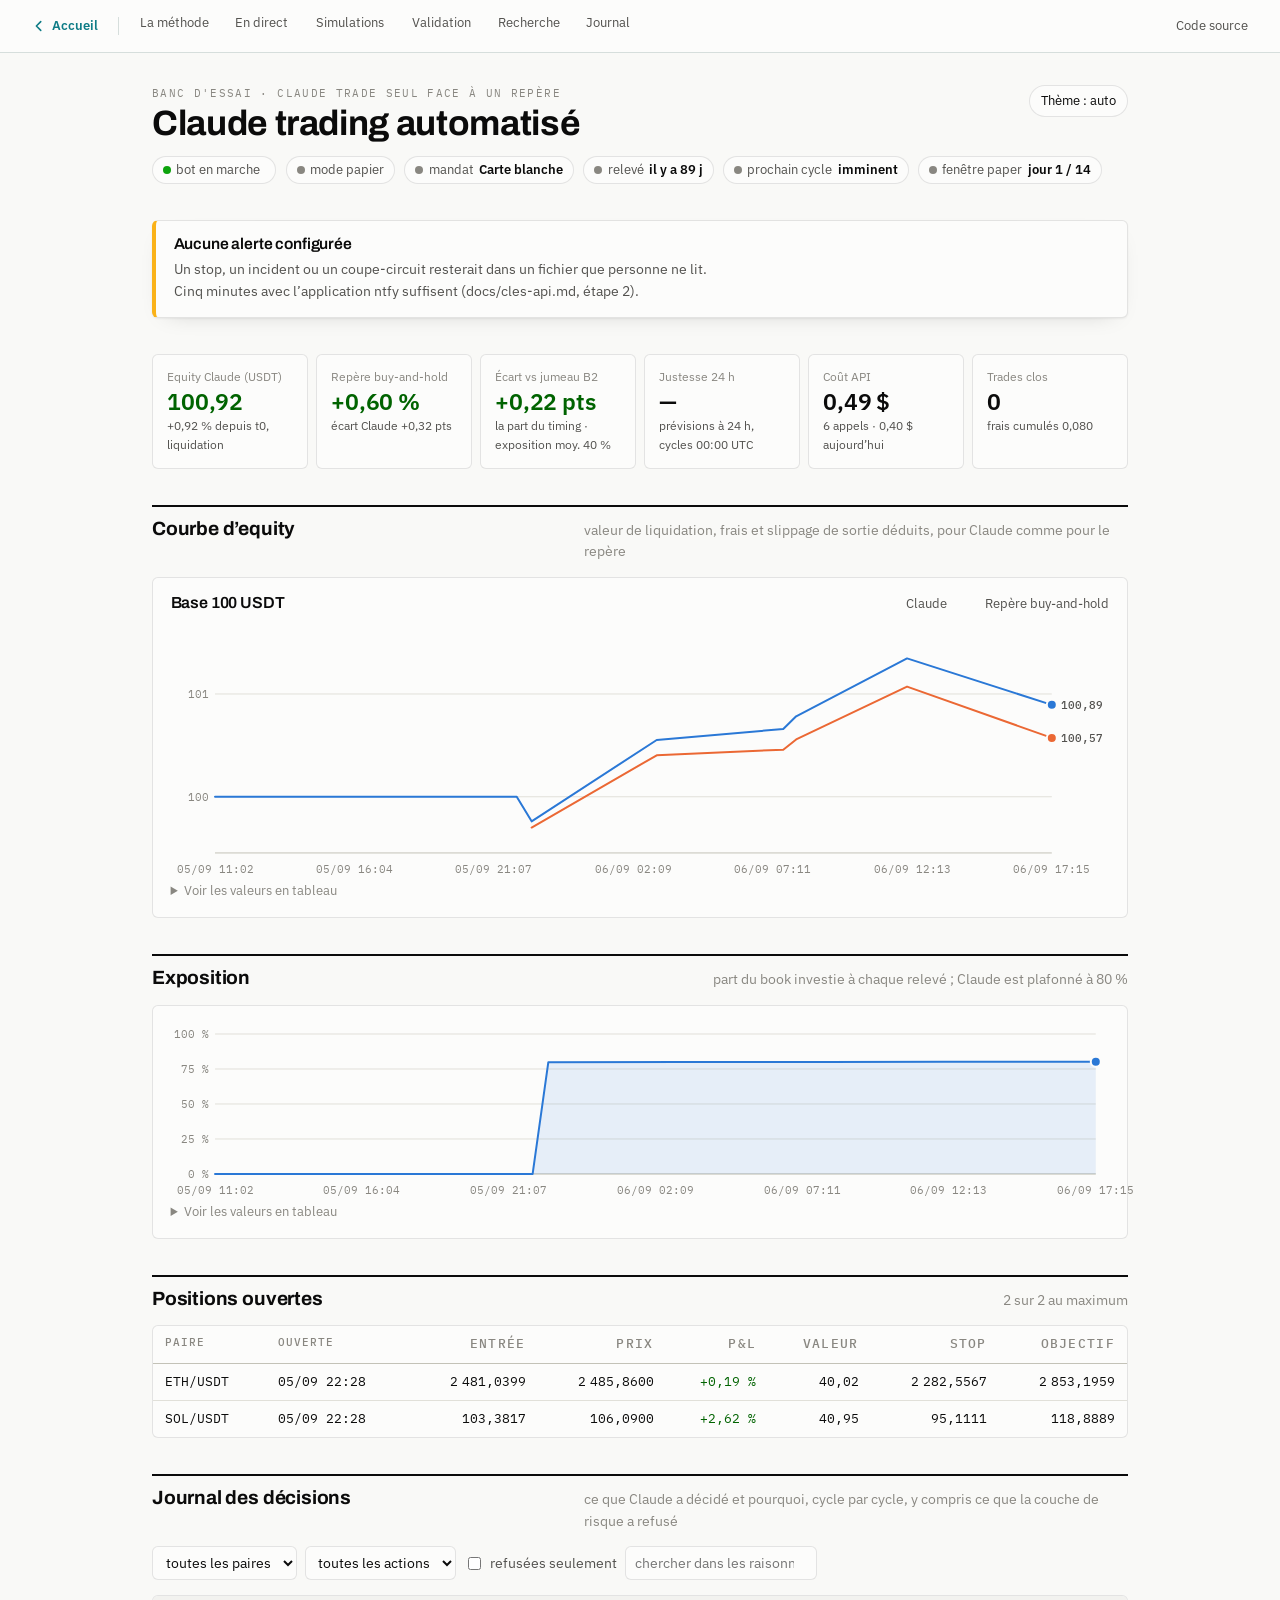
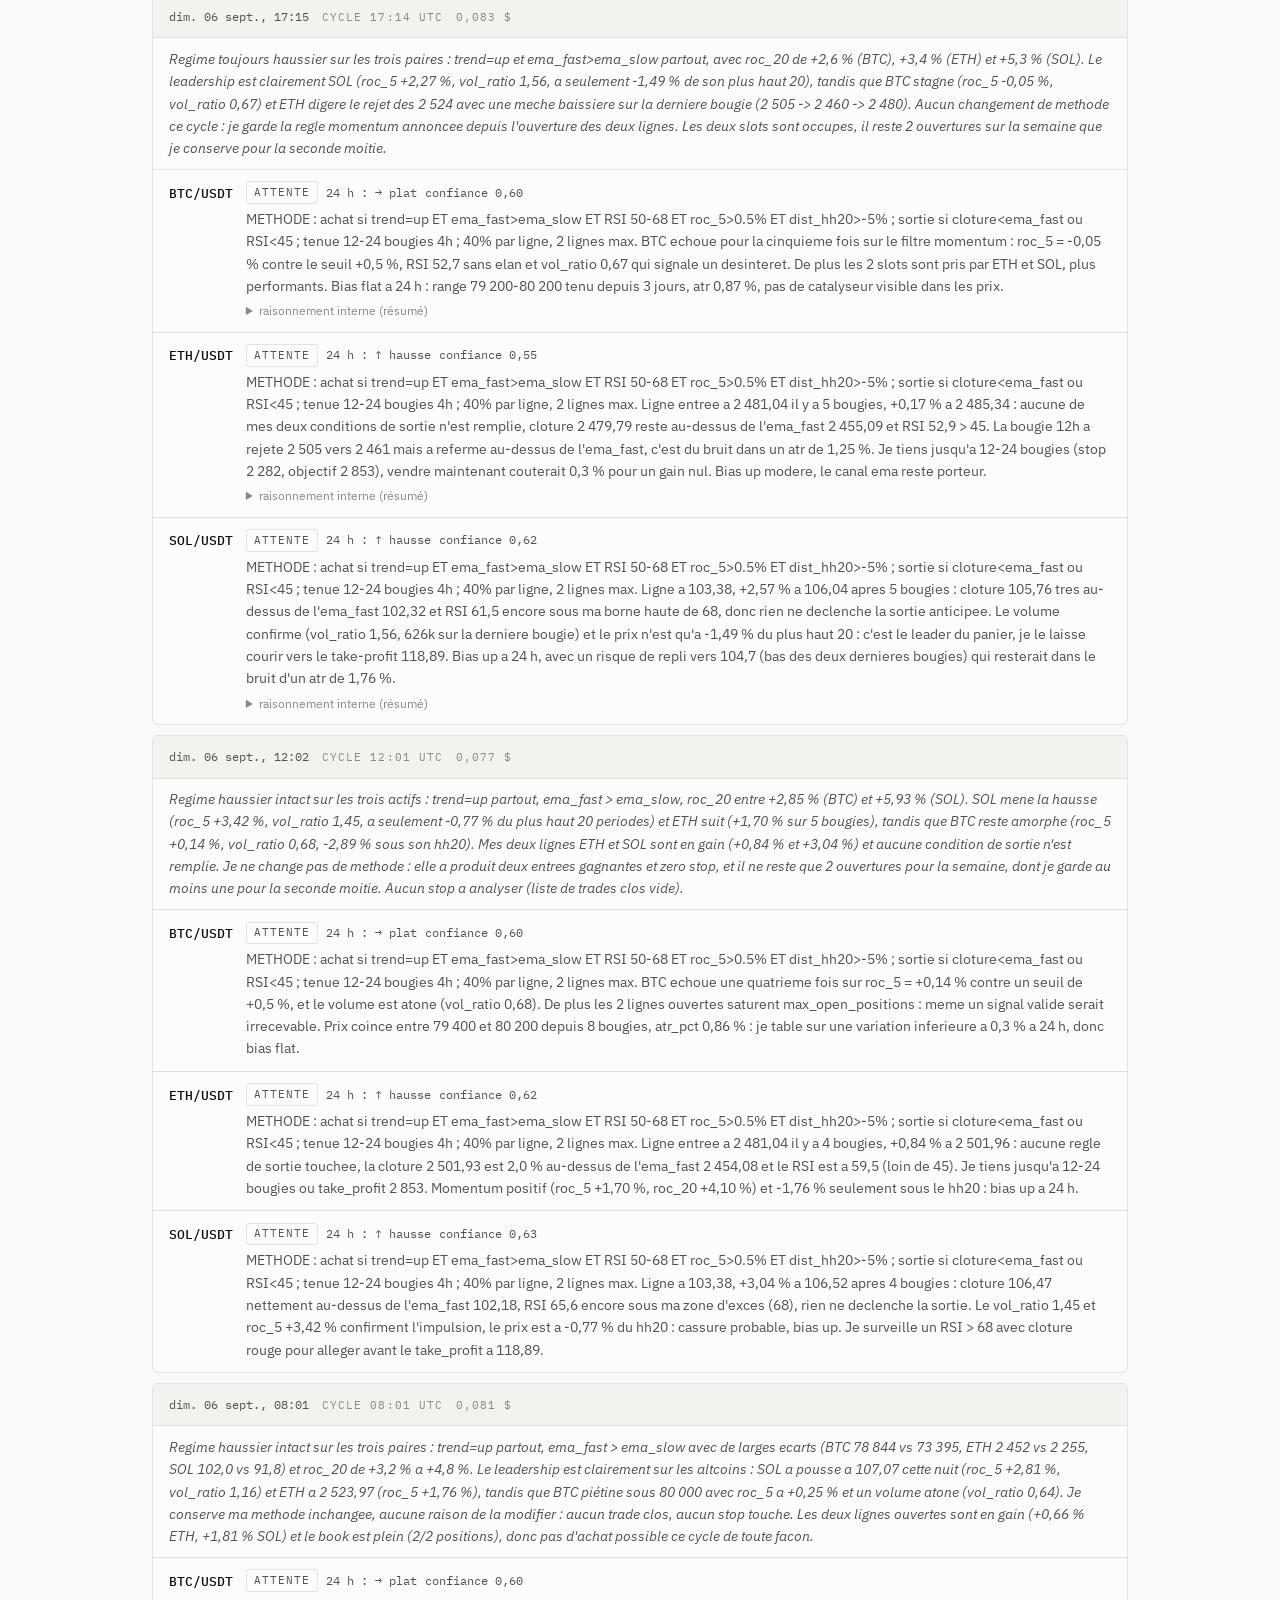
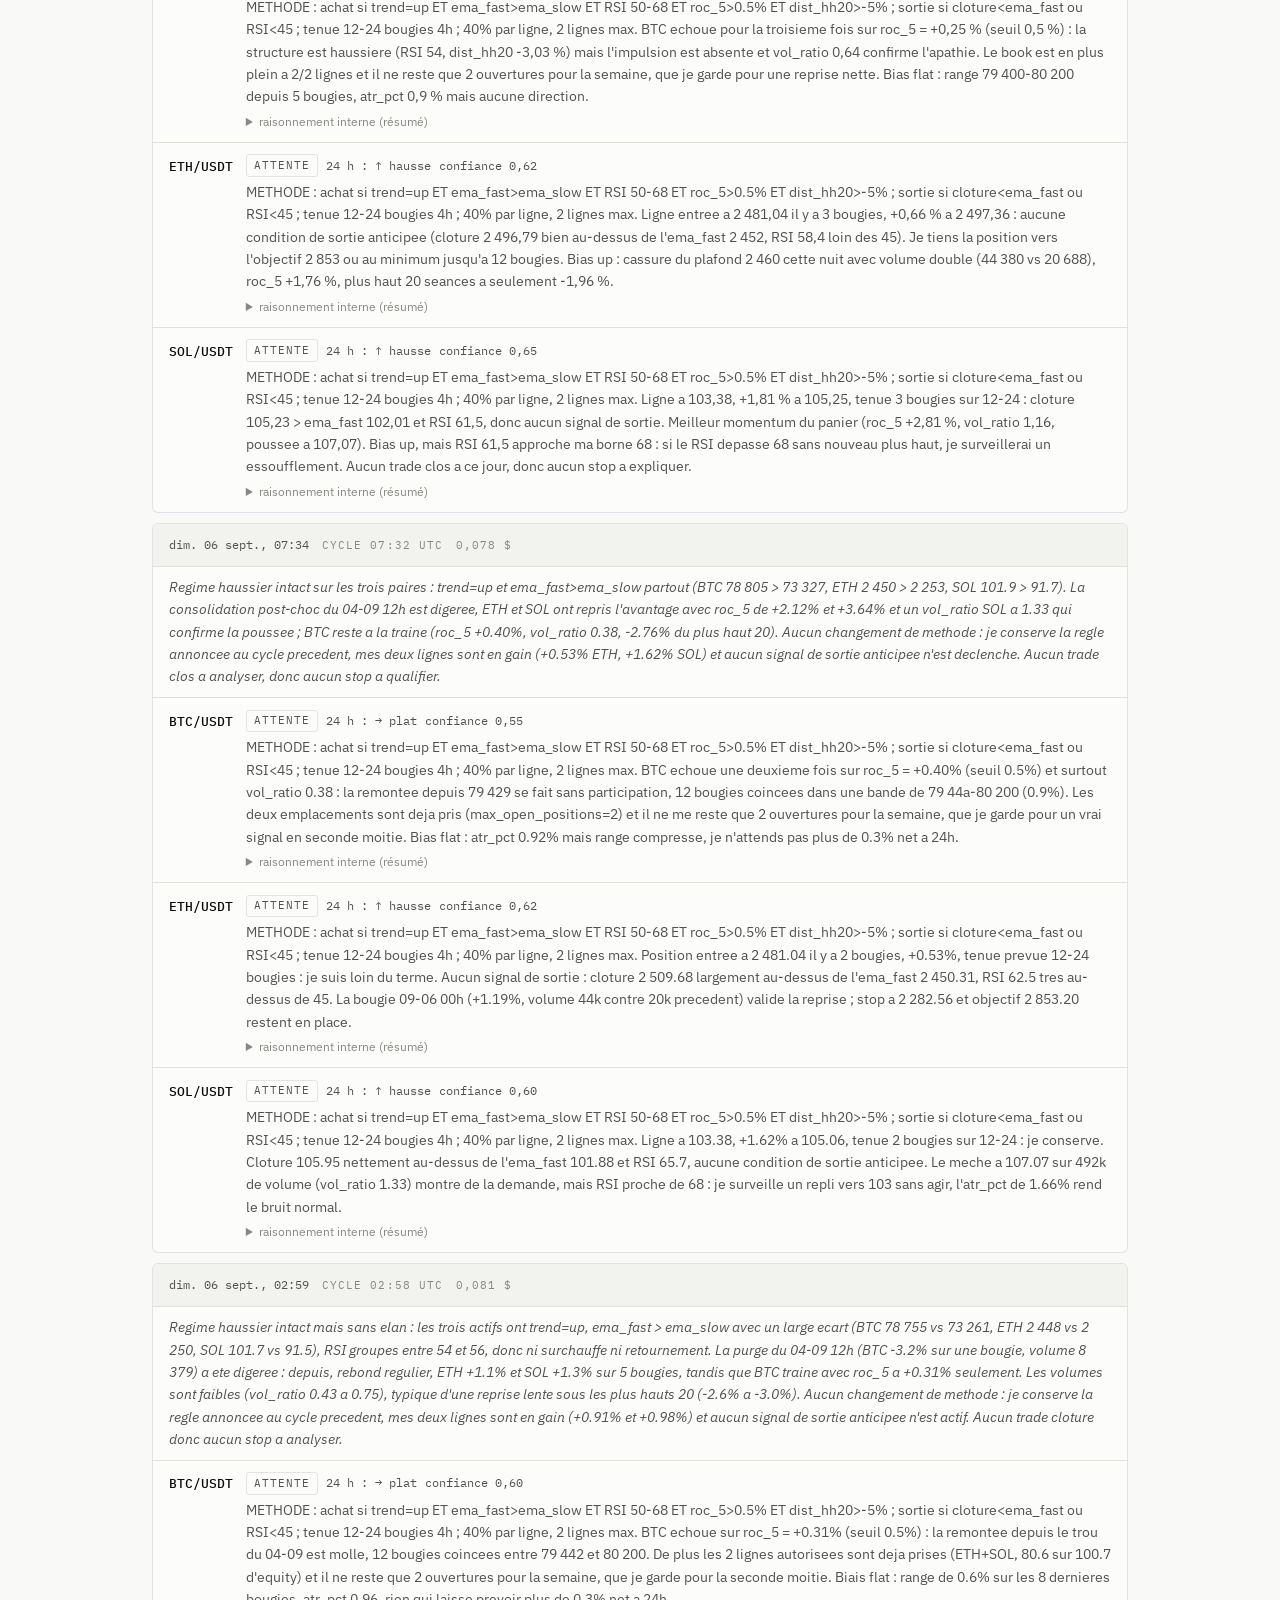
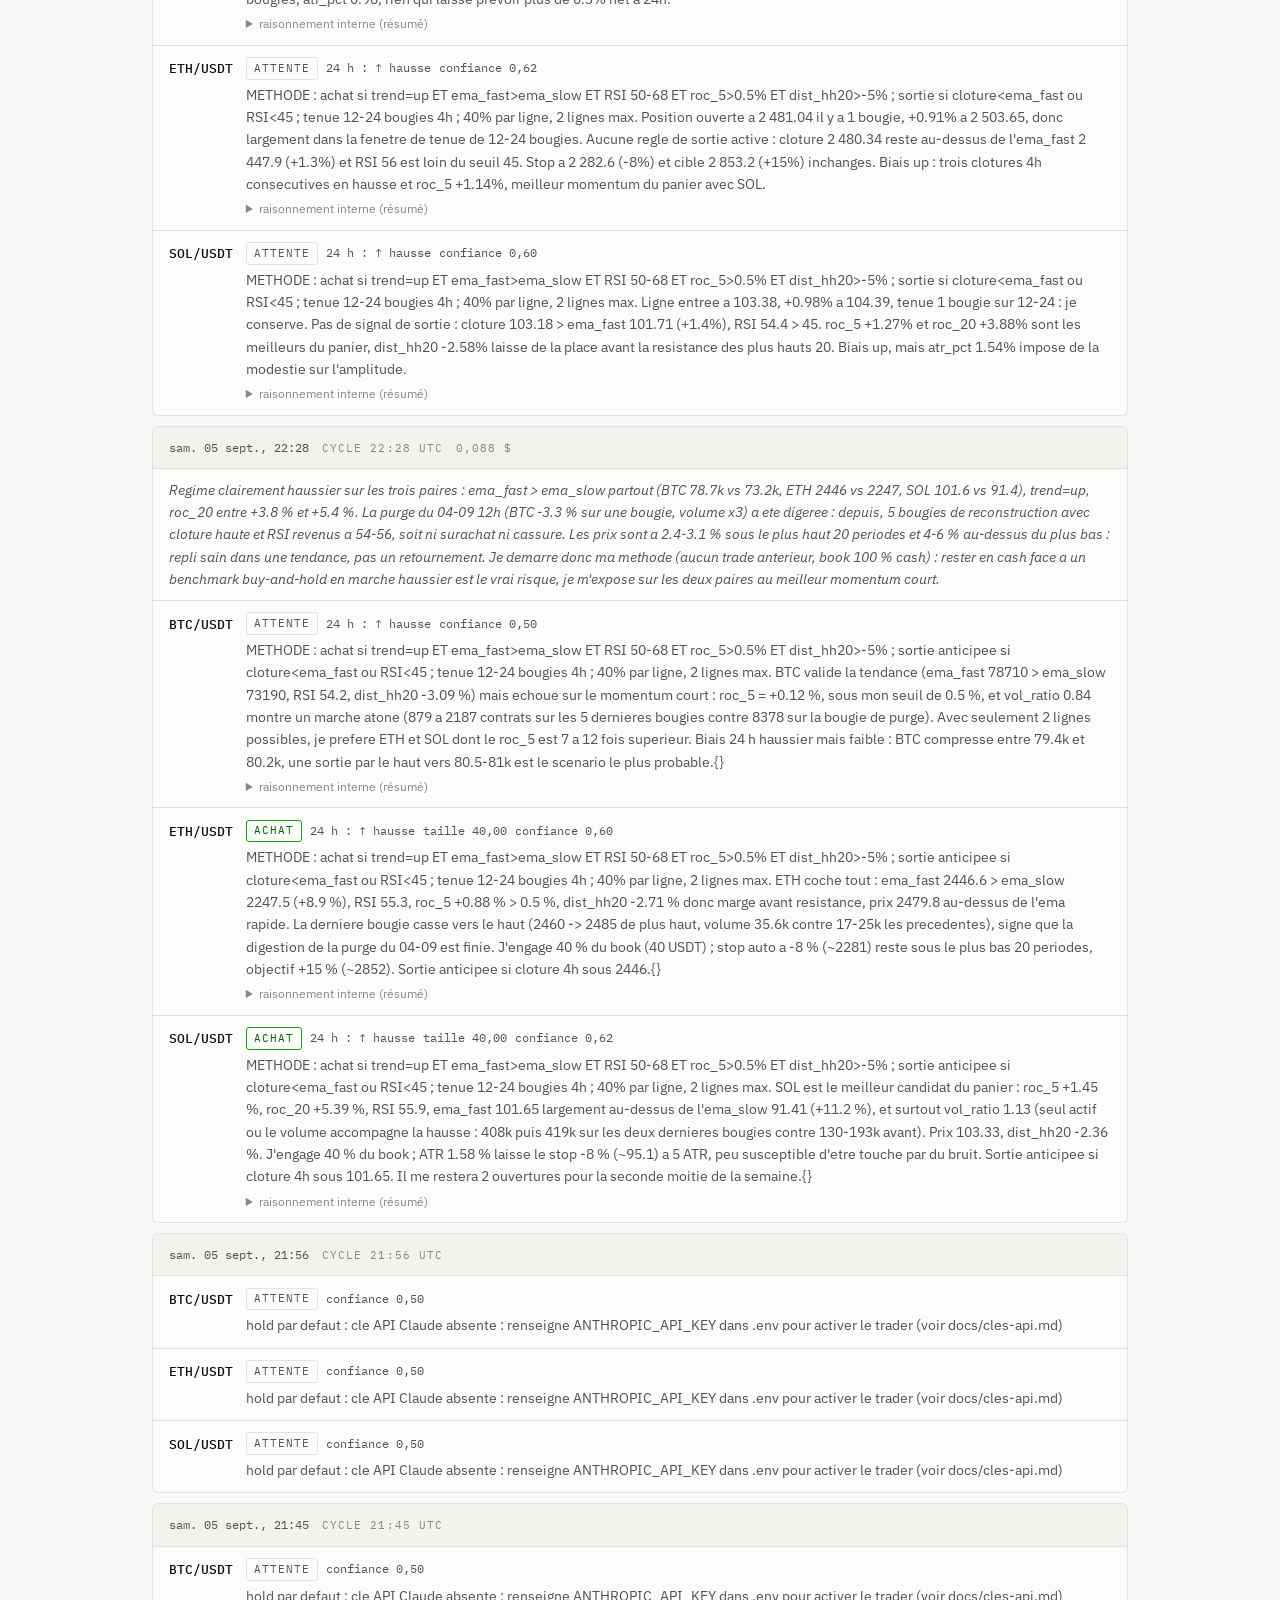
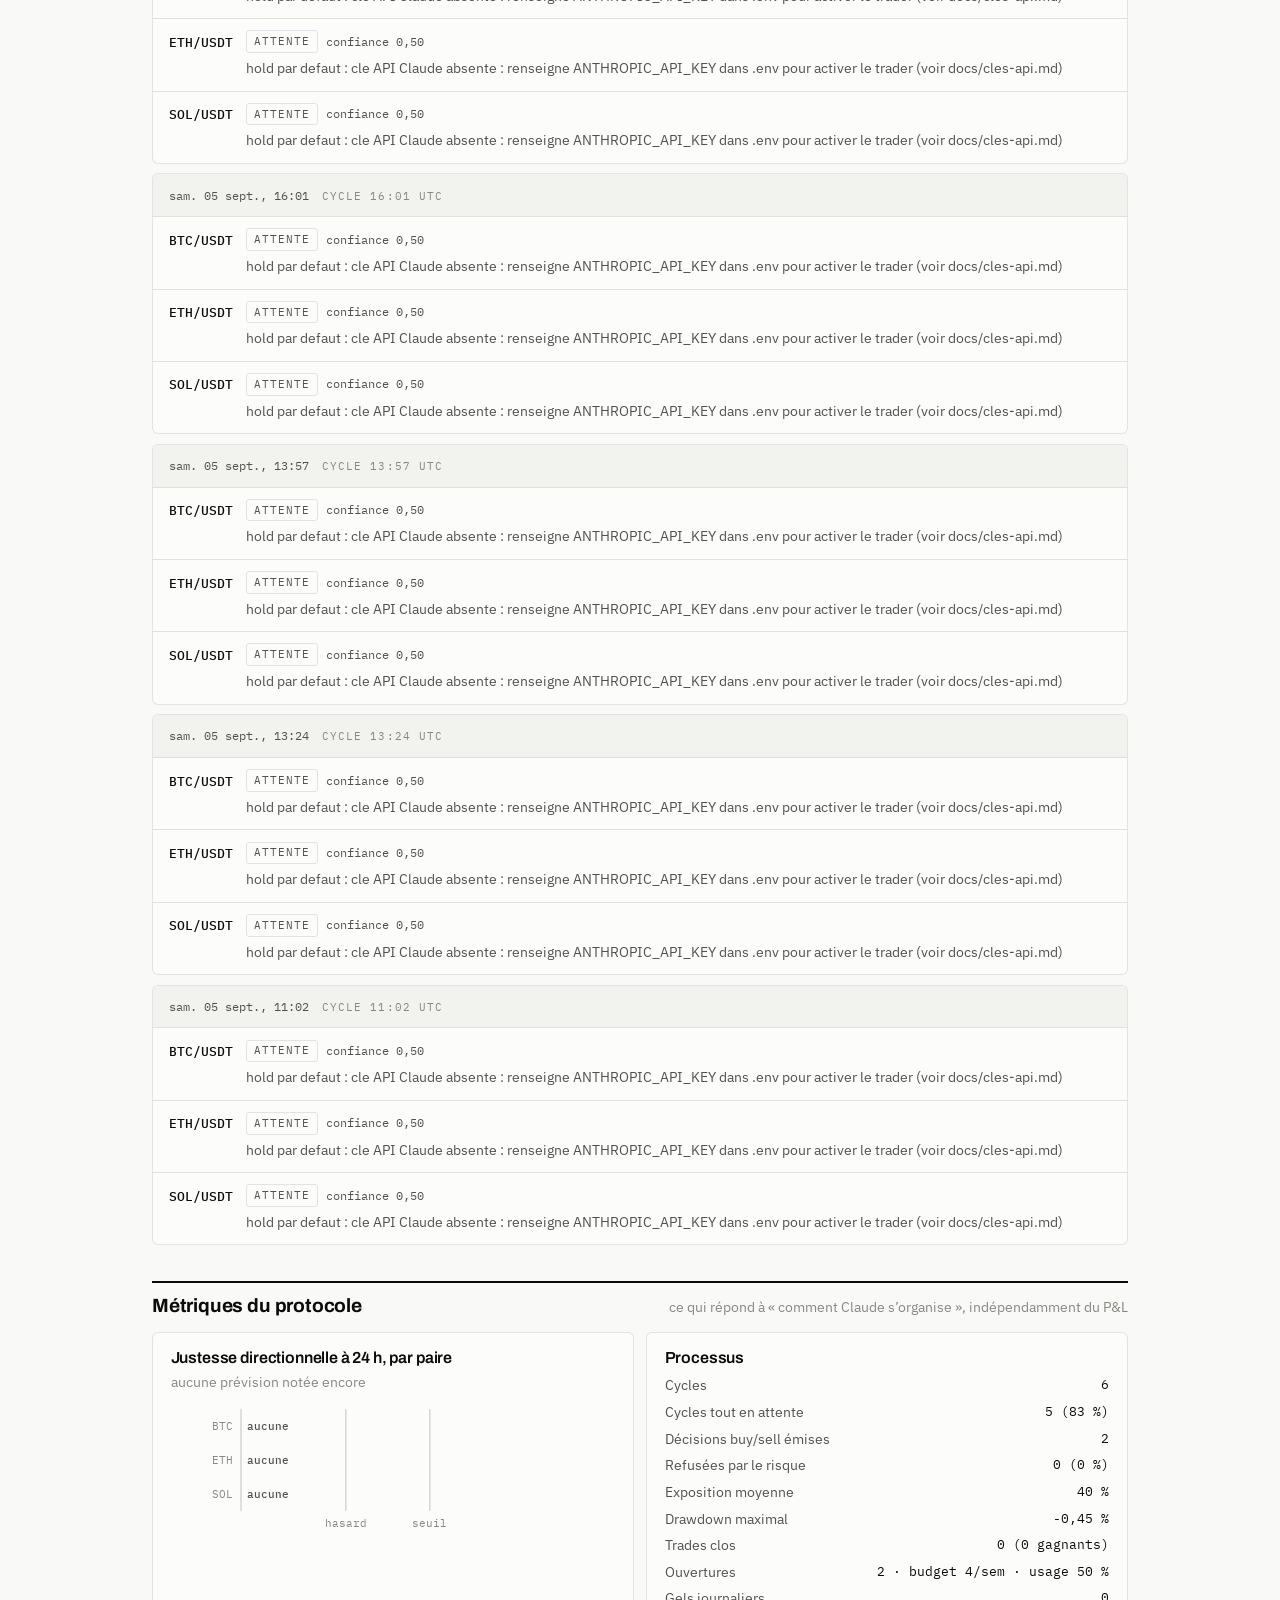
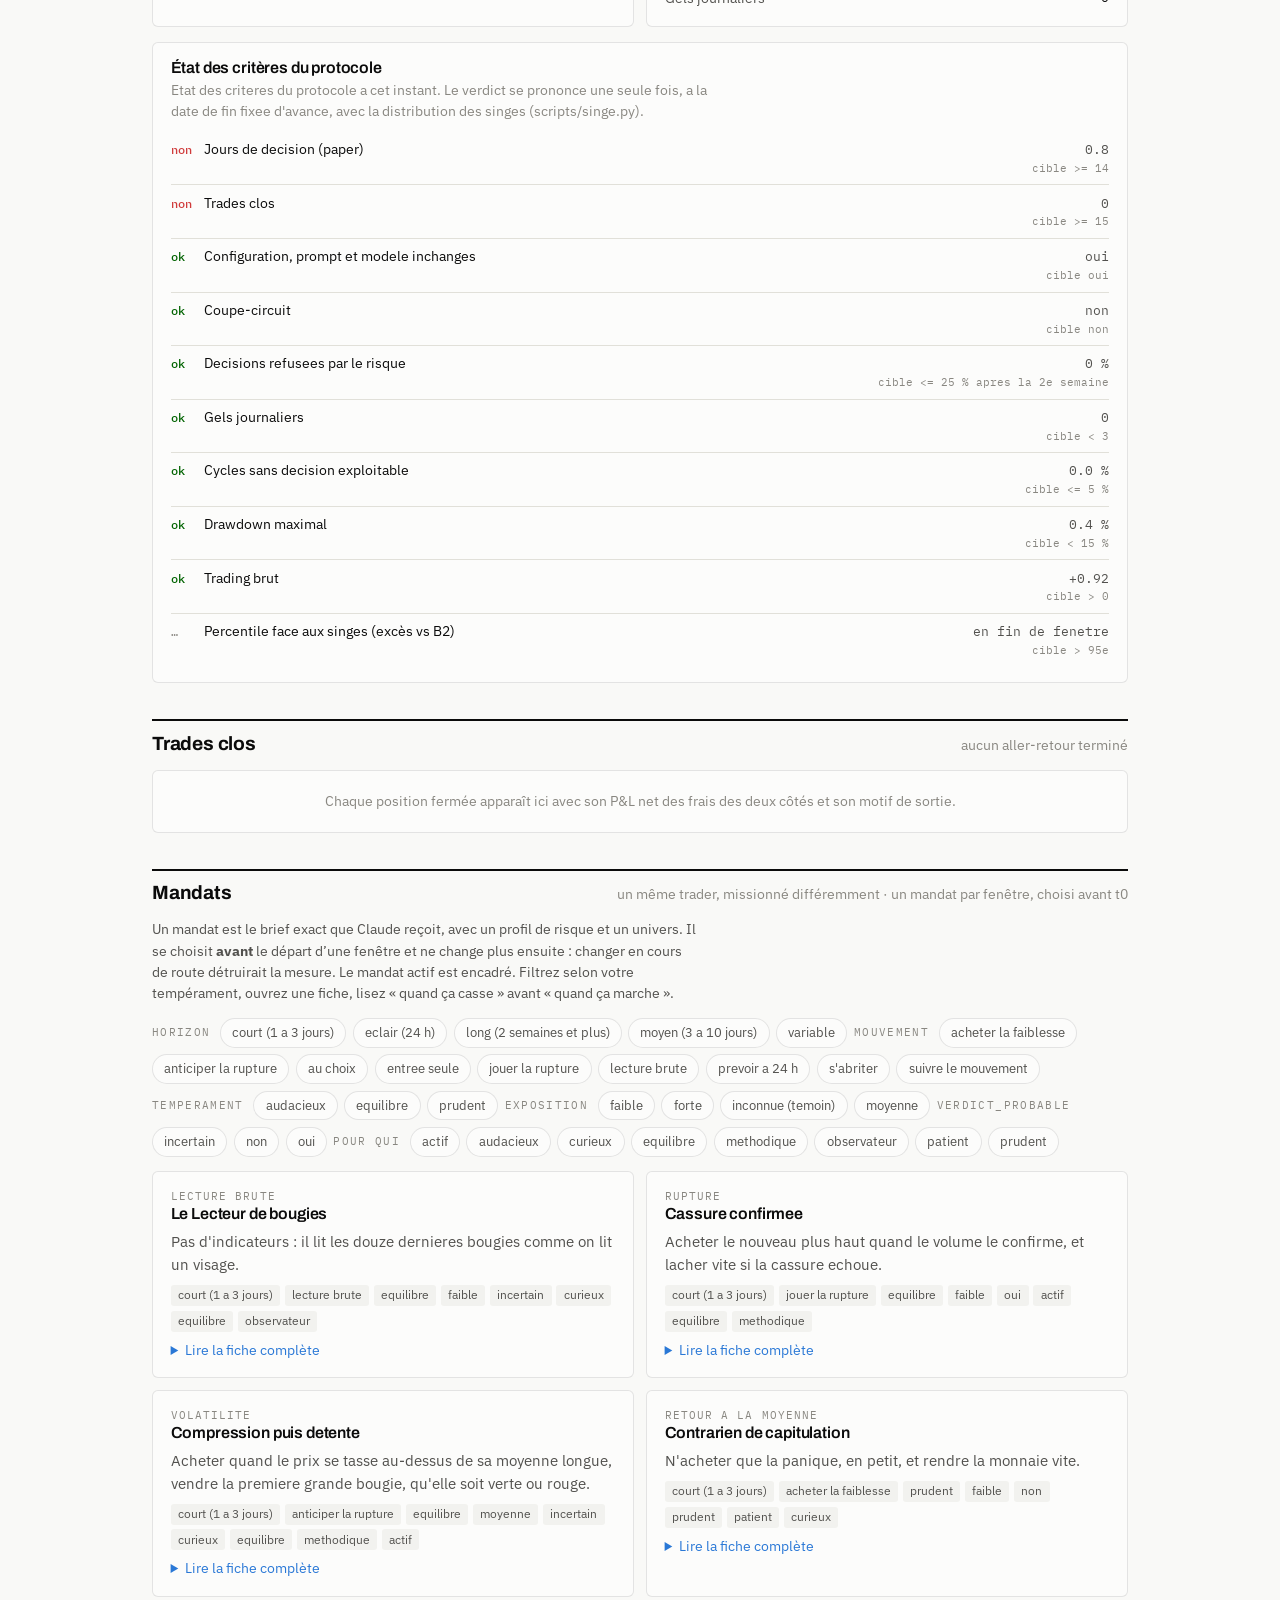
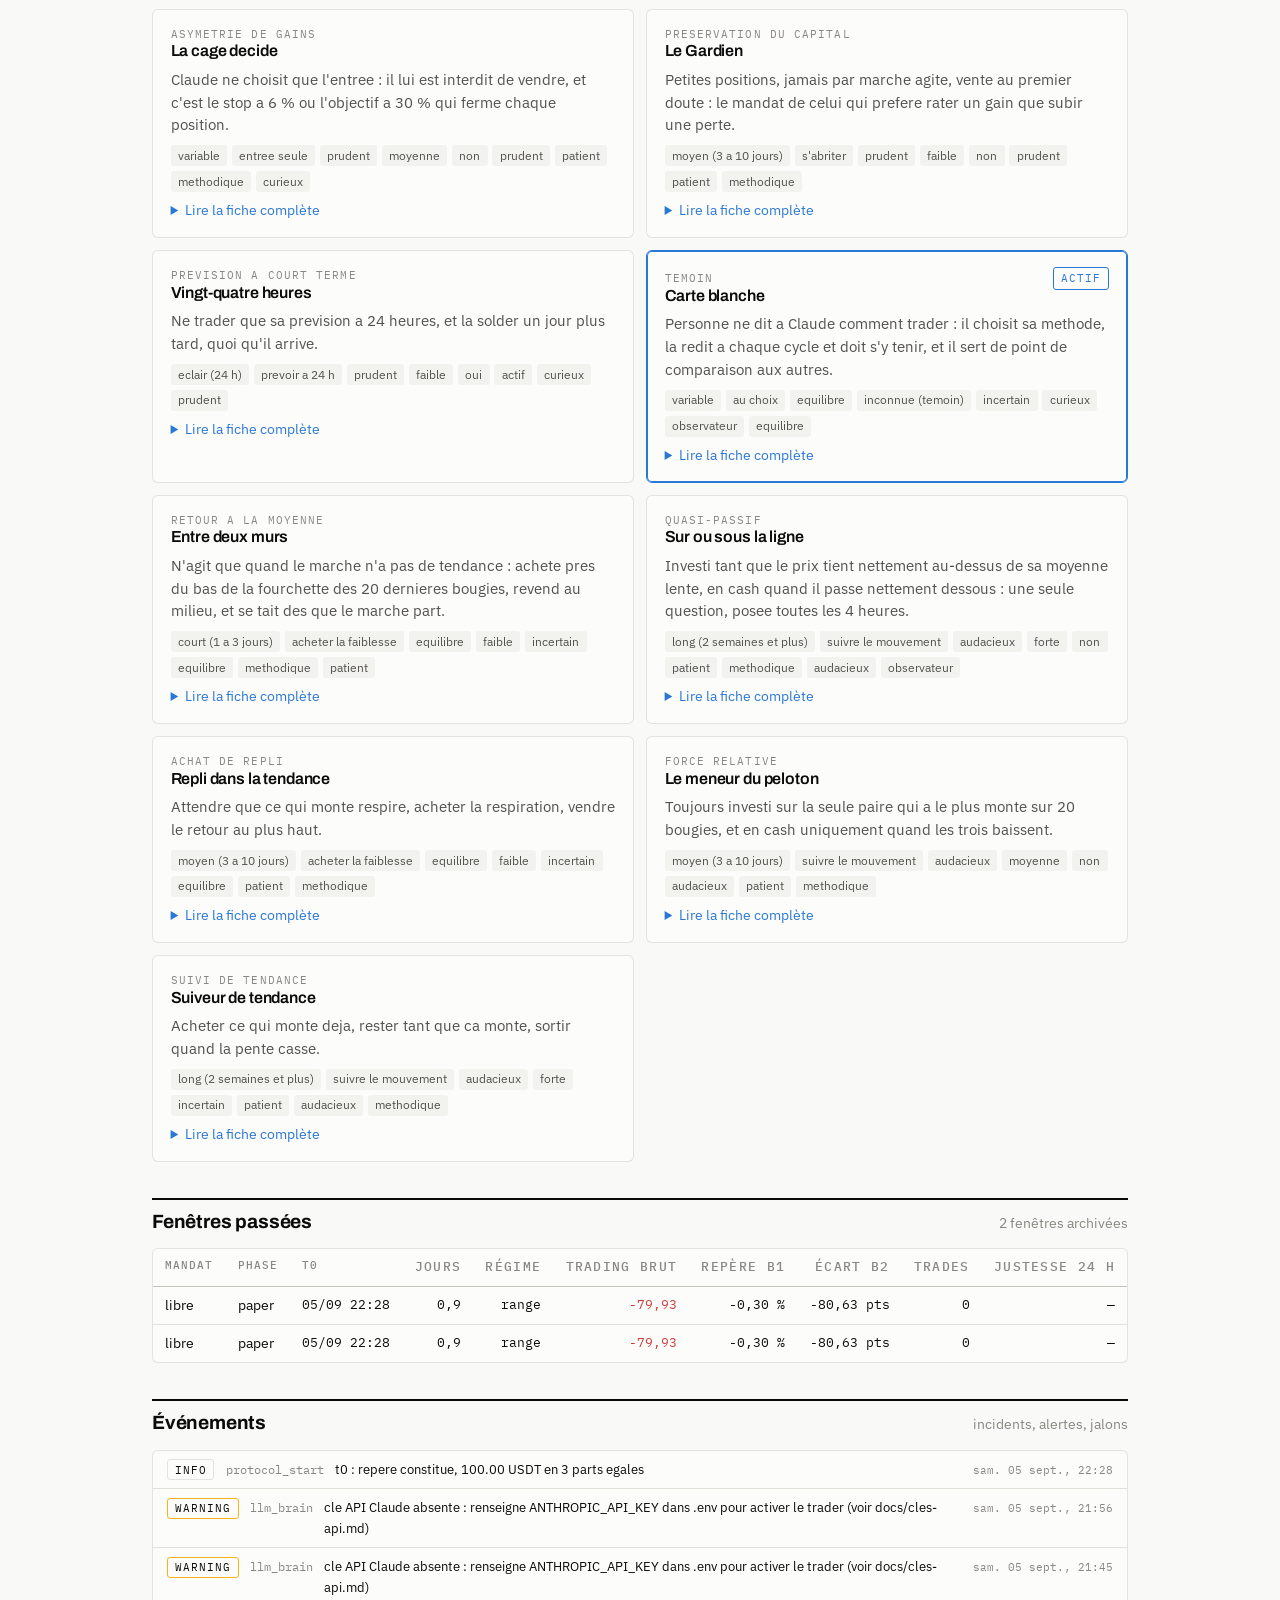
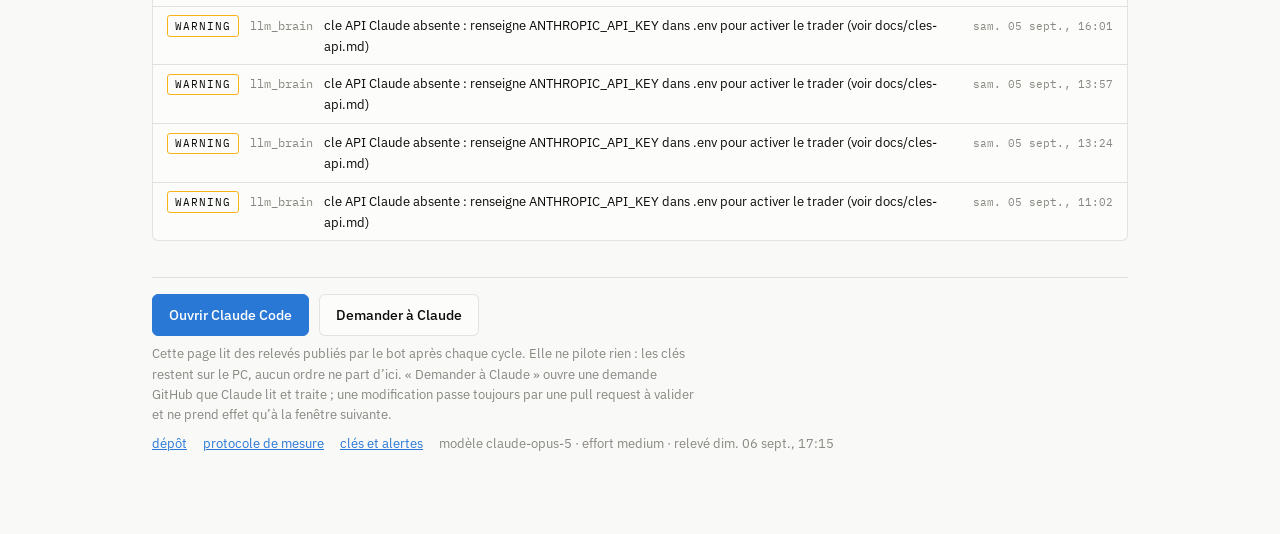
<file: docs/bot.html>
<!doctype html>
<html lang="fr">
<head>
<meta charset="utf-8">
<meta name="viewport" content="width=device-width, initial-scale=1">
<title>Claude trading automatisé</title>
<meta name="description" content="Relevés du banc d'essai : Claude trade seul 100 USDT face à un repère buy-and-hold, sous un protocole de mesure figé.">
<link rel="preconnect" href="https://fonts.googleapis.com">
<link rel="preconnect" href="https://fonts.gstatic.com" crossorigin>
<link rel="stylesheet" href="https://fonts.googleapis.com/css2?family=Archivo:wght@600;700&family=IBM+Plex+Mono:wght@400;500&family=IBM+Plex+Sans:wght@400;500;600&display=swap">
<style>
  :root {
    color-scheme: light;
    --page:      #f9f9f7;
    --surface:   #fcfcfb;
    --surface-2: #f2f2ef;
    --ink:       #0b0b0b;
    --ink-2:     #52514e;
    --muted:     #898781;
    --grid:      #e1e0d9;
    --baseline:  #c3c2b7;
    --border:    rgba(11,11,11,.10);
    --accent:    #2a78d6;          /* serie 1 : Claude, et l'accent d'interface */
    --accent-soft: rgba(42,120,214,.10);
    --serie-2:   #eb6834;          /* serie 2 : le repere */
    --good:      #0ca30c;  --good-text: #006300;
    --warning:   #fab219;
    --serious:   #ec835a;
    --critical:  #d03b3b;
    --shadow:    0 1px 2px rgba(11,11,11,.05), 0 8px 24px -16px rgba(11,11,11,.25);
    --display: "Archivo", "Helvetica Neue", Arial, sans-serif;
    --body:    "IBM Plex Sans", -apple-system, "Segoe UI", Roboto, sans-serif;
    --mono:    "IBM Plex Mono", "Cascadia Mono", Consolas, monospace;
  }
  @media (prefers-color-scheme: dark) {
    :root:not([data-theme="light"]) {
      color-scheme: dark;
      --page: #0d0d0d; --surface: #1a1a19; --surface-2: #222220;
      --ink: #ffffff; --ink-2: #c3c2b7; --muted: #898781;
      --grid: #2c2c2a; --baseline: #383835; --border: rgba(255,255,255,.10);
      --accent: #3987e5; --accent-soft: rgba(57,135,229,.16); --serie-2: #d95926;
      --good: #0ca30c; --good-text: #0ca30c;
      --shadow: 0 1px 2px rgba(0,0,0,.5), 0 8px 24px -16px rgba(0,0,0,.8);
    }
  }
  :root[data-theme="dark"] {
    color-scheme: dark;
    --page: #0d0d0d; --surface: #1a1a19; --surface-2: #222220;
    --ink: #ffffff; --ink-2: #c3c2b7; --muted: #898781;
    --grid: #2c2c2a; --baseline: #383835; --border: rgba(255,255,255,.10);
    --accent: #3987e5; --accent-soft: rgba(57,135,229,.16); --serie-2: #d95926;
    --good: #0ca30c; --good-text: #0ca30c;
    --shadow: 0 1px 2px rgba(0,0,0,.5), 0 8px 24px -16px rgba(0,0,0,.8);
  }

  *, *::before, *::after { box-sizing: border-box; }
  html { background: var(--page); }
  body { margin: 0; background: var(--page); color: var(--ink); font-family: var(--body); font-size: 15px; line-height: 1.55; -webkit-font-smoothing: antialiased; }
  a { color: var(--accent); }
  button { font: inherit; color: inherit; }
  :focus-visible { outline: 2px solid var(--accent); outline-offset: 2px; }

  .wrap { max-width: 64rem; margin: 0 auto; padding: 1rem 1rem 4rem; display: flex; flex-direction: column; gap: 1.75rem; }
  @media (min-width: 48rem) { .wrap { padding: 2rem 1.5rem 5rem; gap: 2.25rem; } }

  h1, h2, h3 { font-family: var(--display); margin: 0; line-height: 1.15; text-wrap: balance; letter-spacing: -.01em; }
  h1 { font-size: clamp(1.6rem, 4.5vw, 2.2rem); font-weight: 700; }
  h2 { font-size: 1.2rem; font-weight: 700; }
  h3 { font-size: 1rem; font-weight: 600; }
  p { margin: 0; max-width: 68ch; }
  .eyebrow { font-family: var(--mono); font-size: .7rem; text-transform: uppercase; letter-spacing: .12em; color: var(--muted); }
  .muted { color: var(--muted); } .ink2 { color: var(--ink-2); }
  .mono { font-family: var(--mono); font-size: .86em; }
  .num { font-variant-numeric: tabular-nums; }
  .small { font-size: .85rem; }

  /* ---------- header ---------- */
  header { display: flex; flex-direction: column; gap: .8rem; }
  .titlebar { display: flex; align-items: flex-start; justify-content: space-between; gap: 1rem; }
  .theme { border: 1px solid var(--border); background: var(--surface); border-radius: 999px; padding: .3rem .7rem; font-size: .8rem; cursor: pointer; white-space: nowrap; }
  .strip { display: flex; flex-wrap: wrap; gap: .45rem .6rem; align-items: center; }
  .pill { display: inline-flex; align-items: center; gap: .35rem; border: 1px solid var(--border); background: var(--surface); border-radius: 999px; padding: .18rem .6rem; font-size: .8rem; color: var(--ink-2); white-space: nowrap; }
  .pill .dot { width: .5rem; height: .5rem; border-radius: 50%; background: var(--muted); }
  .pill.good .dot { background: var(--good); } .pill.crit .dot { background: var(--critical); } .pill.warn .dot { background: var(--warning); }
  .pill b { color: var(--ink); font-weight: 600; }

  /* ---------- banners ---------- */
  .banner { border: 1px solid var(--border); border-left: 4px solid var(--accent); background: var(--surface); border-radius: 6px; padding: .9rem 1.1rem; display: flex; flex-direction: column; gap: .3rem; box-shadow: var(--shadow); }
  .banner.crit { border-left-color: var(--critical); } .banner.warn { border-left-color: var(--warning); }
  .banner h3 { font-size: .98rem; } .banner p { font-size: .9rem; color: var(--ink-2); }
  .banner code { font-family: var(--mono); font-size: .8em; background: var(--surface-2); padding: .05em .35em; border-radius: 3px; }

  /* ---------- KPI tiles ---------- */
  .kpis { display: grid; grid-template-columns: repeat(2, 1fr); gap: .5rem; }
  @media (min-width: 40rem) { .kpis { grid-template-columns: repeat(3, 1fr); } }
  @media (min-width: 64rem) { .kpis { grid-template-columns: repeat(6, 1fr); } }
  .kpi { background: var(--surface); border: 1px solid var(--border); border-radius: 6px; padding: .8rem .9rem; display: flex; flex-direction: column; gap: .15rem; min-width: 0; }
  .kpi .lbl { font-size: .74rem; color: var(--muted); }
  .kpi .val { font-size: 1.45rem; font-weight: 600; letter-spacing: -.01em; line-height: 1.15; overflow-wrap: anywhere; }
  .kpi .sub { font-size: .76rem; color: var(--ink-2); }
  .up { color: var(--good-text); } .down { color: var(--critical); }

  /* ---------- sections and cards ---------- */
  section { display: flex; flex-direction: column; gap: .9rem; }
  .sechead { display: flex; flex-wrap: wrap; align-items: baseline; justify-content: space-between; gap: .4rem 1rem; border-top: 2px solid var(--ink); padding-top: .7rem; }
  .sechead p { font-size: .85rem; color: var(--muted); }
  .card { background: var(--surface); border: 1px solid var(--border); border-radius: 6px; padding: 1rem 1.1rem; }
  .empty { color: var(--muted); font-size: .9rem; padding: 1.2rem 0; text-align: center; }

  /* ---------- charts ---------- */
  .chart { display: flex; flex-direction: column; gap: .5rem; }
  .chart-head { display: flex; flex-wrap: wrap; align-items: baseline; justify-content: space-between; gap: .3rem .8rem; }
  .legend { display: flex; flex-wrap: wrap; gap: .3rem 1rem; font-size: .8rem; color: var(--ink-2); }
  .legend span::before { content: ""; display: inline-block; width: 16px; height: 2px; vertical-align: middle; margin-right: .4rem; background: var(--c); border-radius: 1px; }
  .plot { position: relative; width: 100%; }
  .plot svg { display: block; width: 100%; height: auto; overflow: visible; }
  .plot text { font-family: var(--mono); font-size: 11px; fill: var(--muted); }
  .plot .grid line { stroke: var(--grid); stroke-width: 1; }
  .plot .axis line { stroke: var(--baseline); stroke-width: 1; }
  .plot .line { fill: none; stroke-width: 2; stroke-linejoin: round; stroke-linecap: round; }
  .plot .area { opacity: .10; }
  .plot .end-label { fill: var(--ink-2); font-weight: 500; }
  .plot .xhair { stroke: var(--baseline); stroke-width: 1; }
  .plot .ref { stroke: var(--baseline); stroke-width: 1; }
  .tip { position: absolute; pointer-events: none; background: var(--surface); border: 1px solid var(--border); border-radius: 6px; box-shadow: var(--shadow); padding: .45rem .6rem; font-size: .78rem; color: var(--ink-2); min-width: 9rem; z-index: 2; display: none; }
  .tip .t { font-family: var(--mono); font-size: .72rem; color: var(--muted); margin-bottom: .25rem; }
  .tip .row { display: flex; align-items: center; gap: .45rem; }
  .tip .row i { display: inline-block; width: 12px; height: 2px; background: var(--c); }
  .tip .row b { color: var(--ink); font-weight: 600; margin-left: auto; font-variant-numeric: tabular-nums; }
  details.tbl summary { cursor: pointer; font-size: .8rem; color: var(--muted); }

  /* ---------- tables ---------- */
  .tablewrap { overflow-x: auto; border: 1px solid var(--border); border-radius: 6px; background: var(--surface); }
  table { border-collapse: collapse; width: 100%; font-size: .85rem; min-width: 30rem; }
  th, td { text-align: left; padding: .5rem .75rem; border-bottom: 1px solid var(--grid); vertical-align: top; }
  thead th { font-family: var(--mono); font-size: .68rem; text-transform: uppercase; letter-spacing: .1em; color: var(--muted); font-weight: 500; border-bottom: 1px solid var(--baseline); }
  tbody tr:last-child td { border-bottom: 0; }
  td.n, th.n { text-align: right; font-family: var(--mono); font-variant-numeric: tabular-nums; white-space: nowrap; font-size: .82rem; }
  td.m { font-family: var(--mono); font-size: .8rem; white-space: nowrap; }

  /* ---------- journal ---------- */
  .filters { display: flex; flex-wrap: wrap; gap: .5rem; align-items: center; }
  .filters select, .filters input[type=search] { font: inherit; font-size: .85rem; color: var(--ink); background: var(--surface); border: 1px solid var(--border); border-radius: 6px; padding: .35rem .55rem; }
  .filters label { font-size: .85rem; color: var(--ink-2); display: inline-flex; align-items: center; gap: .35rem; }
  .cycle { background: var(--surface); border: 1px solid var(--border); border-radius: 6px; overflow: hidden; }
  .cycle-head { display: flex; flex-wrap: wrap; align-items: baseline; gap: .3rem .8rem; padding: .7rem 1rem; background: var(--surface-2); border-bottom: 1px solid var(--grid); }
  .cycle-head .when { font-family: var(--mono); font-size: .78rem; color: var(--ink-2); }
  .cycle-head .tag { font-family: var(--mono); font-size: .68rem; text-transform: uppercase; letter-spacing: .1em; color: var(--muted); }
  .view { padding: .6rem 1rem; font-size: .9rem; color: var(--ink-2); font-style: italic; border-bottom: 1px solid var(--grid); }
  .dec { display: grid; grid-template-columns: auto 1fr; gap: .25rem .8rem; padding: .7rem 1rem; border-bottom: 1px solid var(--grid); align-items: start; }
  .dec:last-child { border-bottom: 0; }
  .dec .sym { font-family: var(--mono); font-size: .8rem; font-weight: 500; white-space: nowrap; padding-top: .15rem; }
  .dec .line1 { display: flex; flex-wrap: wrap; gap: .3rem .5rem; align-items: center; }
  .badge { font-family: var(--mono); font-size: .68rem; text-transform: uppercase; letter-spacing: .09em; padding: .12rem .45rem; border-radius: 3px; border: 1px solid var(--border); color: var(--ink-2); white-space: nowrap; }
  .badge.buy { border-color: var(--good); color: var(--good-text); }
  .badge.sell { border-color: var(--serious); color: var(--ink); }
  .badge.refus { background: rgba(250,178,25,.18); border-color: var(--warning); color: var(--ink); }
  .badge.forced { background: var(--surface-2); }
  .bias { font-family: var(--mono); font-size: .72rem; color: var(--ink-2); }
  .dec .why { grid-column: 2; font-size: .9rem; color: var(--ink-2); }
  .dec .refused { grid-column: 2; font-size: .85rem; color: var(--ink); background: rgba(250,178,25,.12); border-left: 3px solid var(--warning); padding: .3rem .6rem; border-radius: 3px; }
  .dec details { grid-column: 2; font-size: .82rem; color: var(--ink-2); }
  .dec details summary { cursor: pointer; color: var(--muted); font-size: .78rem; }
  .dec details p { white-space: pre-wrap; margin-top: .3rem; }
  .more { align-self: center; border: 1px solid var(--border); background: var(--surface); border-radius: 999px; padding: .4rem 1rem; cursor: pointer; font-size: .85rem; }

  /* ---------- metrics lists ---------- */
  .grid2 { display: grid; grid-template-columns: 1fr; gap: .75rem; }
  @media (min-width: 52rem) { .grid2 { grid-template-columns: 1fr 1fr; } }
  dl.kv { margin: 0; display: grid; grid-template-columns: 1fr auto; gap: .3rem 1rem; font-size: .88rem; }
  dl.kv dt { color: var(--ink-2); } dl.kv dd { margin: 0; font-family: var(--mono); font-size: .82rem; text-align: right; color: var(--ink); }
  .crit { list-style: none; margin: 0; padding: 0; display: flex; flex-direction: column; }
  .crit li { display: grid; grid-template-columns: 1.6rem 1fr auto; gap: .5rem; padding: .45rem 0; border-bottom: 1px solid var(--grid); font-size: .88rem; align-items: baseline; }
  .crit li:last-child { border-bottom: 0; }
  .crit .mk { font-family: var(--mono); font-size: .72rem; font-weight: 500; }
  .crit .ok { color: var(--good-text); } .crit .no { color: var(--critical); } .crit .na { color: var(--muted); }
  .crit .v { font-family: var(--mono); font-size: .8rem; color: var(--ink-2); text-align: right; white-space: nowrap; }
  .crit .v small { display: block; color: var(--muted); font-size: .7rem; }

  /* ---------- mandates ---------- */
  .chips { display: flex; flex-wrap: wrap; gap: .4rem; }
  .chip { border: 1px solid var(--border); background: var(--surface); border-radius: 999px; padding: .25rem .7rem; font-size: .8rem; cursor: pointer; color: var(--ink-2); }
  .chip[aria-pressed="true"] { background: var(--accent-soft); border-color: var(--accent); color: var(--ink); }
  .mandats { display: grid; grid-template-columns: 1fr; gap: .75rem; }
  @media (min-width: 44rem) { .mandats { grid-template-columns: 1fr 1fr; } }
  .mandat { background: var(--surface); border: 1px solid var(--border); border-radius: 6px; padding: 1rem 1.1rem; display: flex; flex-direction: column; gap: .5rem; }
  .mandat.actif { border-color: var(--accent); box-shadow: 0 0 0 1px var(--accent) inset; }
  .mandat .top { display: flex; justify-content: space-between; gap: .6rem; align-items: baseline; }
  .mandat .fam { font-family: var(--mono); font-size: .68rem; text-transform: uppercase; letter-spacing: .1em; color: var(--muted); }
  .mandat .acc { font-size: .92rem; color: var(--ink-2); }
  .mandat .tags { display: flex; flex-wrap: wrap; gap: .3rem; }
  .mandat .tags span { font-size: .72rem; color: var(--ink-2); background: var(--surface-2); border-radius: 3px; padding: .1rem .45rem; }
  .mandat details { font-size: .88rem; color: var(--ink-2); }
  .mandat details summary { cursor: pointer; color: var(--accent); font-size: .85rem; }
  .mandat details > div { display: flex; flex-direction: column; gap: .6rem; margin-top: .6rem; }
  .mandat h4 { margin: 0; font-size: .78rem; font-family: var(--mono); text-transform: uppercase; letter-spacing: .1em; color: var(--muted); }
  .mandat blockquote { margin: 0; padding: .6rem .8rem; border-left: 3px solid var(--accent); background: var(--surface-2); border-radius: 3px; font-size: .86rem; color: var(--ink); white-space: pre-wrap; }
  .mandat ul { margin: 0; padding-left: 1.1rem; }
  .mandat .risk { display: grid; grid-template-columns: repeat(2, 1fr); gap: .3rem .8rem; font-size: .82rem; }
  .mandat .risk span b { font-family: var(--mono); font-weight: 500; color: var(--ink); }
  .mandat .how { font-size: .8rem; color: var(--muted); }
  .mandat .how code { font-family: var(--mono); font-size: .78rem; background: var(--surface-2); padding: .05em .35em; border-radius: 3px; overflow-wrap: anywhere; }

  /* ---------- events ---------- */
  .events { list-style: none; margin: 0; padding: 0; background: var(--surface); border: 1px solid var(--border); border-radius: 6px; }
  .events li { display: grid; grid-template-columns: auto auto 1fr; gap: .5rem .7rem; padding: .5rem .9rem; border-bottom: 1px solid var(--grid); font-size: .84rem; align-items: baseline; }
  .events li:last-child { border-bottom: 0; }
  .events .lvl { font-family: var(--mono); font-size: .66rem; text-transform: uppercase; letter-spacing: .1em; padding: .1rem .4rem; border-radius: 3px; border: 1px solid var(--border); }
  .events .lvl.critical { border-color: var(--critical); color: var(--critical); }
  .events .lvl.warning { border-color: var(--warning); color: var(--ink); }
  .events .src { font-family: var(--mono); font-size: .76rem; color: var(--muted); }
  .events .ts { grid-column: 1 / -1; font-family: var(--mono); font-size: .7rem; color: var(--muted); }
  @media (min-width: 40rem) { .events li { grid-template-columns: auto auto 1fr auto; } .events .ts { grid-column: auto; } }

  /* ---------- actions ---------- */
  .actions { display: flex; flex-wrap: wrap; gap: .6rem; }
  .btn { display: inline-flex; align-items: center; gap: .4rem; text-decoration: none; border-radius: 6px; padding: .55rem 1rem; font-weight: 500; font-size: .9rem; border: 1px solid var(--border); background: var(--surface); color: var(--ink); }
  .btn.primary { background: var(--accent); border-color: var(--accent); color: #fff; }
  footer { border-top: 1px solid var(--border); padding-top: 1rem; color: var(--muted); font-size: .82rem; display: flex; flex-direction: column; gap: .5rem; }
  footer .links { display: flex; flex-wrap: wrap; gap: .4rem 1rem; }

  .error { border: 1px solid var(--critical); border-radius: 6px; padding: 1rem; background: var(--surface); font-size: .9rem; }
  @media (prefers-reduced-motion: reduce) { * { transition: none !important; animation: none !important; } }
nav.pages{display:flex; flex-wrap:wrap; gap:14px; margin-top:.75rem; font-size:.86rem}
nav.pages a{color:var(--accent,#0E7C86); text-decoration:none;
  border-bottom:1px solid transparent}
nav.pages a:hover,nav.pages a:focus-visible{border-bottom-color:currentColor}
</style>
</head>
<body>
<link rel="stylesheet" href="nav.css">
<script src="nav.js" defer></script>
<div class="wrap" id="app">
  <header>
    <div class="titlebar">
      <div>
        <div class="eyebrow">Banc d'essai · Claude trade seul face à un repère</div>
        <h1>Claude trading automatisé</h1>
      </div>
      <button class="theme" id="theme" type="button" aria-label="Changer de thème">Thème : auto</button>
    </div>
    <div class="strip" id="strip"><span class="pill"><span class="dot"></span>chargement des relevés…</span></div>
  </header>
  <div id="banners" style="display:flex;flex-direction:column;gap:.6rem"></div>
  <section id="kpis"></section>
  <section id="equity"></section>
  <section id="exposure"></section>
  <section id="positions"></section>
  <section id="journal"></section>
  <section id="metrics"></section>
  <section id="trades"></section>
  <section id="mandats"></section>
  <section id="fenetres"></section>
  <section id="events"></section>
  <footer id="footer"></footer>
</div>

<script>
(() => {
'use strict';
// ---------------------------------------------------------------- helpers
const $ = (s, r = document) => r.querySelector(s);
function el(tag, attrs = {}, ...children) {
  const e = document.createElement(tag);
  for (const [k, v] of Object.entries(attrs)) {
    if (v === null || v === undefined || v === false) continue;
    if (k === 'class') e.className = v;
    else if (k === 'text') e.textContent = v;
    else if (k === 'html') e.innerHTML = v;                  // uniquement pour des chaines ecrites ici, jamais des donnees
    else if (k.startsWith('on')) e.addEventListener(k.slice(2), v);
    else if (k === 'style' && typeof v === 'object') Object.assign(e.style, v);
    else e.setAttribute(k, v === true ? '' : v);
  }
  for (const c of children.flat(Infinity)) if (c !== null && c !== undefined && c !== false) e.append(c.nodeType ? c : document.createTextNode(String(c)));
  return e;
}
const NS = 'http://www.w3.org/2000/svg';
function svg(tag, attrs = {}, ...children) {
  const e = document.createElementNS(NS, tag);
  for (const [k, v] of Object.entries(attrs)) if (v !== null && v !== undefined) e.setAttribute(k, v);
  for (const c of children.flat(Infinity)) if (c) e.append(c.nodeType ? c : document.createTextNode(String(c)));
  return e;
}
const fmt = (n, d = 2) => (n === null || n === undefined || Number.isNaN(n)) ? '—' : Number(n).toLocaleString('fr-FR', { minimumFractionDigits: d, maximumFractionDigits: d });
const pct = (n, d = 2, sign = true) => (n === null || n === undefined || Number.isNaN(n)) ? '—' : (sign && n > 0 ? '+' : '') + fmt(n, d) + ' %';
const pts = (n, d = 2) => (n === null || n === undefined) ? '—' : (n > 0 ? '+' : '') + fmt(n, d) + ' pts';
const dtf = new Intl.DateTimeFormat('fr-FR', { day: '2-digit', month: '2-digit', hour: '2-digit', minute: '2-digit' });
const dtfLong = new Intl.DateTimeFormat('fr-FR', { weekday: 'short', day: '2-digit', month: 'short', hour: '2-digit', minute: '2-digit' });
const fmtDT = (iso) => iso ? dtf.format(new Date(iso)) : '—';
const fmtDTL = (iso) => iso ? dtfLong.format(new Date(iso)) : '—';
function rel(iso) {
  if (!iso) return '—';
  const m = Math.round((Date.now() - new Date(iso).getTime()) / 60000);
  if (m < 1) return "à l'instant";
  if (m < 60) return `il y a ${m} min`;
  const h = Math.floor(m / 60);
  if (h < 48) return `il y a ${h} h${m % 60 ? ' ' + (m % 60) + ' min' : ''}`;
  return `il y a ${Math.floor(h / 24)} j`;
}
function until(iso) {
  if (!iso) return '—';
  const m = Math.round((new Date(iso).getTime() - Date.now()) / 60000);
  if (m <= 0) return 'imminent';
  if (m < 60) return `dans ${m} min`;
  return `dans ${Math.floor(m / 60)} h ${String(m % 60).padStart(2, '0')}`;
}
const sym = (s) => (s || '').split('/')[0];
const BIAS = { up: '↑ hausse', down: '↓ baisse', flat: '→ plat' };
const ACTION = { buy: 'achat', sell: 'vente', hold: 'attente' };

// ---------------------------------------------------------------- theme
const THEMES = ['auto', 'light', 'dark'];
function applyTheme(t) {
  if (t === 'auto') document.documentElement.removeAttribute('data-theme'); else document.documentElement.setAttribute('data-theme', t);
  $('#theme').textContent = 'Thème : ' + ({ auto: 'auto', light: 'clair', dark: 'sombre' })[t];
  try { localStorage.setItem('theme', t); } catch (e) { /* stockage indisponible */ }
}
let theme = 'auto';
try { theme = THEMES.includes(localStorage.getItem('theme')) ? localStorage.getItem('theme') : 'auto'; } catch (e) { /* ignore */ }
applyTheme(theme);
$('#theme').addEventListener('click', () => { theme = THEMES[(THEMES.indexOf(theme) + 1) % 3]; applyTheme(theme); rerenderCharts(); });

// ---------------------------------------------------------------- data
const FILES = ['etat', 'courbes', 'metriques', 'decisions', 'trades', 'evenements', 'mandats', 'fenetres'];
async function load() {
  const t = Date.now(), out = {};
  await Promise.all(FILES.map(async (f) => {
    const r = await fetch(`data/${f}.json?t=${t}`, { cache: 'no-store' });
    if (!r.ok) throw new Error(`${f}.json : ${r.status}`);
    out[f] = await r.json();
  }));
  return out;
}

// ---------------------------------------------------------------- charts
const chartRenderers = [];
function rerenderCharts() { for (const r of chartRenderers) r(); }
function cssVar(name) { return getComputedStyle(document.documentElement).getPropertyValue(name).trim(); }
function niceTicks(lo, hi, n = 5) {
  if (!(hi > lo)) { hi = lo + 1; }
  const span = hi - lo, raw = span / n, mag = Math.pow(10, Math.floor(Math.log10(raw)));
  const step = [1, 2, 2.5, 5, 10].map(m => m * mag).find(s => span / s <= n) || mag * 10;
  const start = Math.floor(lo / step) * step, out = [];
  for (let v = start; v <= hi + step * 0.5; v += step) out.push(+v.toFixed(10));
  return out;
}
/** series: [{name, color (css var name), points:[{t:number(ms), v:number}]}] */
function lineChart(host, series, opts = {}) {
  host.replaceChildren();
  const plot = el('div', { class: 'plot' });
  const tip = el('div', { class: 'tip' });
  host.append(plot, tip);
  const draw = () => {
    plot.querySelectorAll('svg').forEach(s => s.remove());
    const W = Math.max(280, plot.clientWidth || 640), H = opts.height || 260;
    const m = { l: 44, r: opts.endLabels ? 58 : 14, t: 12, b: 28 };
    const pw = W - m.l - m.r, ph = H - m.t - m.b;
    const all = series.flatMap(s => s.points);
    if (!all.length) { plot.append(el('div', { class: 'empty', text: opts.empty || 'Pas encore de données.' })); return; }
    const xs = all.map(p => p.t), ys = all.map(p => p.v);
    const x0 = Math.min(...xs), x1 = Math.max(...xs) || x0 + 1;
    let y0 = opts.yMin ?? Math.min(...ys), y1 = opts.yMax ?? Math.max(...ys);
    if (opts.yMin === undefined) { const pad = (y1 - y0) * 0.15 || Math.abs(y1) * 0.02 || 1; y0 -= pad; y1 += pad; }
    const X = t => m.l + (x1 === x0 ? pw / 2 : (t - x0) / (x1 - x0) * pw);
    const Y = v => m.t + (y1 === y0 ? ph / 2 : (y1 - v) / (y1 - y0) * ph);
    const root = svg('svg', { viewBox: `0 0 ${W} ${H}`, role: 'img', 'aria-label': opts.aria || '' });
    const g = svg('g', { class: 'grid' });
    const ticks = niceTicks(y0, y1, 4);
    for (const v of ticks) {
      if (v < y0 || v > y1) continue;
      g.append(svg('line', { x1: m.l, x2: W - m.r, y1: Y(v), y2: Y(v) }));
      root.append(svg('text', { x: m.l - 6, y: Y(v) + 4, 'text-anchor': 'end' }, opts.yFmt ? opts.yFmt(v) : fmt(v, 0)));
    }
    root.append(g);
    root.append(svg('g', { class: 'axis' }, svg('line', { x1: m.l, x2: W - m.r, y1: m.t + ph, y2: m.t + ph })));
    // x ticks : un par jour si possible
    const span = x1 - x0, nX = Math.max(2, Math.min(6, Math.floor(pw / 90)));
    const xt = [];
    for (let i = 0; i <= nX; i++) xt.push(x0 + span * i / nX);
    for (const t of xt) root.append(svg('text', { x: X(t), y: H - 8, 'text-anchor': 'middle' }, span > 3 * 86400e3 ? new Date(t).toLocaleDateString('fr-FR', { day: '2-digit', month: '2-digit' }) : fmtDT(new Date(t).toISOString())));
    for (const r of (opts.refs || [])) {
      root.append(svg('line', { class: 'ref', x1: m.l, x2: W - m.r, y1: Y(r.v), y2: Y(r.v) }));
      root.append(svg('text', { x: W - m.r, y: Y(r.v) - 4, 'text-anchor': 'end' }, r.label));
    }
    for (const s of series) {
      const color = cssVar(s.color);
      const d = s.points.map((p, i) => (i ? 'L' : 'M') + X(p.t).toFixed(1) + ' ' + Y(p.v).toFixed(1)).join(' ');
      if (opts.area) {
        const base = Y(opts.yMin ?? y0);
        root.append(svg('path', { class: 'area', fill: color, d: d + ` L${X(s.points.at(-1).t).toFixed(1)} ${base} L${X(s.points[0].t).toFixed(1)} ${base} Z` }));
      }
      root.append(svg('path', { class: 'line', stroke: color, d }));
      const last = s.points.at(-1);
      root.append(svg('circle', { cx: X(last.t), cy: Y(last.v), r: 6, fill: cssVar('--surface') }));
      root.append(svg('circle', { cx: X(last.t), cy: Y(last.v), r: 4, fill: color }));
      if (opts.endLabels) root.append(svg('text', { class: 'end-label', x: X(last.t) + 9, y: Y(last.v) + 4 }, opts.yFmt ? opts.yFmt(last.v) : fmt(last.v)));
    }
    // crosshair + tooltip
    const xhair = svg('line', { class: 'xhair', y1: m.t, y2: m.t + ph, style: 'display:none' });
    const dots = series.map(s => svg('circle', { r: 4.5, fill: cssVar(s.color), stroke: cssVar('--surface'), 'stroke-width': 2, style: 'display:none' }));
    root.append(xhair, ...dots);
    const times = [...new Set(all.map(p => p.t))].sort((a, b) => a - b);
    const overlay = svg('rect', { x: m.l, y: m.t, width: pw, height: ph, fill: 'transparent' });
    overlay.addEventListener('pointermove', (ev) => {
      const rect = root.getBoundingClientRect(), sx = W / rect.width;
      const px = (ev.clientX - rect.left) * sx;
      const t = x0 + (px - m.l) / pw * (x1 - x0);
      let best = times[0]; for (const tt of times) if (Math.abs(tt - t) < Math.abs(best - t)) best = tt;
      xhair.setAttribute('x1', X(best)); xhair.setAttribute('x2', X(best)); xhair.style.display = '';
      tip.replaceChildren(el('div', { class: 't', text: fmtDTL(new Date(best).toISOString()) }));
      series.forEach((s, i) => {
        let p = null; for (const q of s.points) if (q.t <= best) p = q;
        if (!p) { dots[i].style.display = 'none'; return; }
        dots[i].setAttribute('cx', X(p.t)); dots[i].setAttribute('cy', Y(p.v)); dots[i].style.display = '';
        tip.append(el('div', { class: 'row' }, el('i', { style: { background: cssVar(s.color) } }), s.name, el('b', { text: opts.yFmt ? opts.yFmt(p.v) : fmt(p.v) })));
      });
      tip.style.display = 'block';
      const left = (px / sx) + 12, tw = tip.offsetWidth;
      tip.style.left = Math.min(left, rect.width - tw - 4) + 'px';
      tip.style.top = '8px';
    });
    overlay.addEventListener('pointerleave', () => { tip.style.display = 'none'; xhair.style.display = 'none'; dots.forEach(d => d.style.display = 'none'); });
    root.append(overlay);
    plot.append(root);
  };
  draw();
  chartRenderers.push(draw);
  // table view (accessibilite)
  const times = [...new Set(series.flatMap(s => s.points.map(p => p.t)))].sort((a, b) => a - b);
  if (times.length) {
    const det = el('details', { class: 'tbl' }, el('summary', { text: 'Voir les valeurs en tableau' }));
    const tb = el('table', {}, el('thead', {}, el('tr', {}, el('th', { text: 'Date' }), ...series.map(s => el('th', { class: 'n', text: s.name })))));
    const body = el('tbody');
    for (const t of times.slice(-120)) body.append(el('tr', {}, el('td', { class: 'm', text: fmtDT(new Date(t).toISOString()) }), ...series.map(s => { const p = s.points.find(q => q.t === t); return el('td', { class: 'n', text: p ? (opts.yFmt ? opts.yFmt(p.v) : fmt(p.v)) : '' }); })));
    tb.append(body);
    det.append(el('div', { class: 'tablewrap', style: { marginTop: '.4rem' } }, tb));
    host.append(det);
  }
}
/** barres horizontales, une seule teinte, etiquette de valeur au bout */
function hBars(host, rows, opts = {}) {
  host.replaceChildren();
  const plot = el('div', { class: 'plot' });
  host.append(plot);
  const draw = () => {
    plot.replaceChildren();
    const W = Math.max(280, plot.clientWidth || 640), rowH = 34, m = { l: 70, r: 60, t: 8, b: 22 };
    const H = m.t + rows.length * rowH + m.b, pw = W - m.l - m.r;
    const max = opts.max ?? Math.max(1, ...rows.map(r => r.v || 0));
    const X = v => m.l + v / max * pw;
    const root = svg('svg', { viewBox: `0 0 ${W} ${H}`, role: 'img', 'aria-label': opts.aria || '' });
    for (const r of (opts.refs || [])) {
      root.append(svg('line', { class: 'ref', x1: X(r.v), x2: X(r.v), y1: m.t, y2: H - m.b }));
      root.append(svg('text', { x: X(r.v), y: H - 6, 'text-anchor': 'middle' }, r.label));
    }
    root.append(svg('g', { class: 'axis' }, svg('line', { x1: m.l, x2: m.l, y1: m.t, y2: H - m.b })));
    rows.forEach((r, i) => {
      const y = m.t + i * rowH + 6, h = 22, w = Math.max(0, X(r.v ?? 0) - m.l);
      root.append(svg('text', { x: m.l - 8, y: y + h / 2 + 4, 'text-anchor': 'end', fill: cssVar('--ink-2') }, r.label));
      const path = w > 4 ? `M${m.l} ${y} H${m.l + w - 4} a4 4 0 0 1 4 4 v${h - 8} a4 4 0 0 1 -4 4 H${m.l} Z` : `M${m.l} ${y} h${w} v${h} h${-w} Z`;
      const bar = svg('path', { d: path, fill: cssVar('--accent') });
      bar.append(svg('title', {}, `${r.label} : ${r.text}`));
      root.append(bar);
      root.append(svg('text', { class: 'end-label', x: m.l + w + 6, y: y + h / 2 + 4 }, r.text));
    });
    plot.append(root);
  };
  draw();
  chartRenderers.push(draw);
}

// ---------------------------------------------------------------- render
function pill(cls, label, strong) { return el('span', { class: 'pill ' + (cls || '') }, el('span', { class: 'dot' }), label, strong !== undefined ? el('b', { text: strong }) : null); }
function kpi(label, value, sub, cls) { return el('div', { class: 'kpi' }, el('div', { class: 'lbl', text: label }), el('div', { class: 'val ' + (cls || ''), text: value }), sub ? el('div', { class: 'sub', text: sub }) : null); }
function sechead(title, note) { return el('div', { class: 'sechead' }, el('h2', { text: title }), note ? el('p', { text: note }) : null); }
const dir = (n) => n > 0 ? 'up' : n < 0 ? 'down' : '';

function renderStrip(e) {
  const strip = $('#strip'); strip.replaceChildren();
  const alive = e.bot && e.bot.vivant;
  strip.append(pill(alive ? 'good' : 'crit', alive ? 'bot en marche' : 'bot arrêté', alive ? '' : (e.bot && e.bot.dernier_releve ? rel(e.bot.dernier_releve) : 'jamais relevé')));
  strip.append(pill(e.mode === 'live' ? 'warn' : '', e.mode === 'live' ? 'argent réel' : 'mode papier'));
  strip.append(pill('', 'mandat', e.mandat && e.mandat.nom ? e.mandat.nom : e.mandat.id));
  strip.append(pill('', 'relevé', rel(e.genere_le)));
  strip.append(pill('', 'prochain cycle', until(e.prochain_cycle_ts)));
  if (e.fenetre) strip.append(pill('', `fenêtre ${e.fenetre.phase}`, `jour ${Math.floor(e.fenetre.days) + 1} / ${e.fenetre.target_days}`));
}
function renderBanners(e) {
  const box = $('#banners'); box.replaceChildren();
  if (e.drapeaux && e.drapeaux.coupe_circuit) box.append(el('div', { class: 'banner crit' }, el('h3', { text: 'Coupe-circuit déclenché' }), el('p', { text: 'Le book a perdu plus que le seuil de catastrophe. Tout a été liquidé et plus rien ne repart. C’est un échec de discipline au sens du protocole : reconstituer la séquence trade par trade dans le journal.' })));
  if (e.drapeaux && e.drapeaux.book_incertain) box.append(el('div', { class: 'banner crit' }, el('h3', { text: 'Book incertain : achats gelés' }), el('p', { text: 'Un ordre réel a eu un résultat inconnu, ou un remplissage n’a pas pu être écrit en base. Vérifier le compte Binance à la main, puis acquitter avec scripts/acquitter.py.' })));
  if (!(e.bot && e.bot.vivant)) box.append(el('div', { class: 'banner warn' }, el('h3', { text: 'Le bot ne publie plus' }), el('p', { text: `Dernier relevé ${rel(e.bot && e.bot.dernier_releve)}. Un cycle est attendu toutes les ${e.cycle_hours} h. Vérifier la fenêtre noire sur le PC, ou relancer start_paper_detached.bat.` })));
  if (!e.fenetre) {
    const p = el('p');
    p.append('L’expérience n’a pas encore commencé. Le repère buy-and-hold se constitue au premier cycle où Claude répond vraiment ');
    p.append(el('span', { class: 'mono', text: '(t0)' }), '. Tant que la clé API est absente, Claude s’abstient à chaque cycle et le journal l’écrit. Suivre ');
    p.append(el('a', { href: e.liens && e.liens.cles ? e.liens.cles : '#', text: 'docs/cles-api.md' }), '.');
    box.append(el('div', { class: 'banner' }, el('h3', { text: 'En attente du départ (t0)' }), p));
  }
  if (e.api && e.api.appels > 0 && !e.alertes_configurees) box.append(el('div', { class: 'banner warn' }, el('h3', { text: 'Aucune alerte configurée' }), el('p', { text: 'Un stop, un incident ou un coupe-circuit resterait dans un fichier que personne ne lit. Cinq minutes avec l’application ntfy suffisent (docs/cles-api.md, étape 2).' })));
}
function renderKpis(e, met) {
  const s = $('#kpis'); s.replaceChildren();
  const b = e.bilan || {}, r = e.reperes, bias = met && met.bias ? met.bias.protocol : null, proc = met && met.processus;
  const row = el('div', { class: 'kpis' });
  row.append(kpi(`Equity Claude (${e.quote})`, fmt(b.equity), e.fenetre ? `${pct(b.perf_pct)} depuis t0, liquidation` : `capital ${fmt(e.capital)}, avant t0`, e.fenetre ? dir(b.perf_pct) : ''));
  row.append(kpi('Repère buy-and-hold', r ? pct(r.b1_pct) : '—', r ? `écart Claude ${pts(r.excess_b1)}` : 'constitué à t0', r ? dir(r.b1_pct) : ''));
  row.append(kpi('Écart vs jumeau B2', r ? pts(r.excess_b2) : '—', r ? `la part du timing · exposition moy. ${fmt(r.mean_exposure * 100, 0)} %` : 'la part du timing', r ? dir(r.excess_b2) : ''));
  row.append(kpi('Justesse 24 h', bias && bias.scored ? pct(bias.accuracy * 100, 1, false) : '—', bias && bias.scored ? `${bias.correct}/${bias.scored} · hasard ≈ 33 %, seuil 60 %` : 'prévisions à 24 h, cycles 00:00 UTC'));
  row.append(kpi('Coût API', fmt(e.api.cout_total) + ' $', `${e.api.appels} appel${e.api.appels > 1 ? 's' : ''} · ${fmt(e.api.cout_jour)} $ aujourd’hui`));
  row.append(kpi('Trades clos', proc ? String(proc.trades_closed) : '0', proc && proc.trades_closed ? `${proc.wins} gagnant${proc.wins > 1 ? 's' : ''} · frais ${fmt(b.fees_total, 3)}` : `frais cumulés ${fmt(b.fees_total || 0, 3)}`));
  s.append(row);
}
function renderEquity(e, c) {
  const s = $('#equity'); s.replaceChildren();
  s.append(sechead('Courbe d’equity', 'valeur de liquidation, frais et slippage de sortie déduits, pour Claude comme pour le repère'));
  const card = el('div', { class: 'card chart' });
  const legend = el('div', { class: 'legend' }, el('span', { style: { '--c': 'var(--accent)' }, text: 'Claude' }), el('span', { style: { '--c': 'var(--serie-2)' }, text: 'Repère buy-and-hold' }));
  card.append(el('div', { class: 'chart-head' }, el('h3', { text: `Base ${fmt(e.capital, 0)} ${e.quote}` }), legend));
  const host = el('div'); card.append(host); s.append(card);
  const claude = (c.claude || []).map(p => ({ t: Date.parse(p.ts), v: p.total }));
  const rep = (c.repere || []).map(p => ({ t: Date.parse(p.ts), v: p.total }));
  lineChart(host, [{ name: 'Claude', color: '--accent', points: claude }, { name: 'Repère', color: '--serie-2', points: rep }].filter(x => x.points.length), { endLabels: true, aria: 'Equity de Claude et du repère dans le temps', empty: 'La courbe commence au premier relevé après t0.' });
}
function renderExposure(c) {
  const s = $('#exposure'); s.replaceChildren();
  s.append(sechead('Exposition', 'part du book investie à chaque relevé ; Claude est plafonné à 80 %'));
  const card = el('div', { class: 'card chart' }); const host = el('div'); card.append(host); s.append(card);
  const pts_ = (c.claude || []).filter(p => p.total > 0).map(p => ({ t: Date.parse(p.ts), v: p.positions / p.total * 100 }));
  lineChart(host, [{ name: 'Exposition', color: '--accent', points: pts_ }], { area: true, yMin: 0, yMax: 100, height: 180, yFmt: v => fmt(v, 0) + ' %', aria: 'Exposition dans le temps', empty: 'Aucun relevé encore.' });
}
function renderPositions(e, t) {
  const s = $('#positions'); s.replaceChildren();
  const open = (t && t.ouvertes) || [];
  s.append(sechead('Positions ouvertes', open.length ? `${open.length} sur ${e.limites.max_open_positions} au maximum` : 'aucune position en ce moment'));
  if (!open.length) { s.append(el('div', { class: 'card empty', text: 'Le cash attend. Une position ouverte apparaît ici avec son stop et son objectif.' })); return; }
  const tb = el('table', {}, el('thead', {}, el('tr', {}, ...['Paire', 'Ouverte', 'Entrée', 'Prix', 'P&L', 'Valeur', 'Stop', 'Objectif'].map((h, i) => el('th', { class: i >= 2 ? 'n' : '', text: h })))));
  const body = el('tbody');
  for (const p of open) body.append(el('tr', {}, el('td', { class: 'm', text: p.symbol }), el('td', { class: 'm', text: fmtDT(p.opened_at) }), el('td', { class: 'n', text: fmt(p.entry_price, 4) }), el('td', { class: 'n', text: fmt(p.price, 4) }), el('td', { class: 'n ' + dir(p.pnl_pct), text: pct(p.pnl_pct) }), el('td', { class: 'n', text: fmt(p.value_quote) }), el('td', { class: 'n', text: fmt(p.stop_loss, 4) }), el('td', { class: 'n', text: fmt(p.take_profit, 4) })));
  tb.append(body); s.append(el('div', { class: 'tablewrap' }, tb));
}
function renderJournal(decs) {
  const s = $('#journal'); s.replaceChildren();
  s.append(sechead('Journal des décisions', 'ce que Claude a décidé et pourquoi, cycle par cycle, y compris ce que la couche de risque a refusé'));
  const symbols = [...new Set(decs.map(d => d.symbol))].sort();
  const fSym = el('select', {}, el('option', { value: '', text: 'toutes les paires' }), ...symbols.map(x => el('option', { value: x, text: x })));
  const fAct = el('select', {}, el('option', { value: '', text: 'toutes les actions' }), ...['buy', 'sell', 'hold'].map(a => el('option', { value: a, text: ACTION[a] })));
  const fRef = el('input', { type: 'checkbox' });
  const fTxt = el('input', { type: 'search', placeholder: 'chercher dans les raisonnements' });
  const filters = el('div', { class: 'filters' }, fSym, fAct, el('label', {}, fRef, 'refusées seulement'), fTxt);
  const list = el('div', { style: { display: 'flex', flexDirection: 'column', gap: '.6rem' } });
  const more = el('button', { class: 'more', type: 'button', text: 'Afficher plus de cycles' });
  let shown = 12;
  const render = () => {
    list.replaceChildren();
    const q = fTxt.value.trim().toLowerCase();
    const rows = decs.filter(d => (!fSym.value || d.symbol === fSym.value) && (!fAct.value || d.action === fAct.value) && (!fRef.checked || !d.accepted) && (!q || (d.reasoning || '').toLowerCase().includes(q) || (d.market_view || '').toLowerCase().includes(q)));
    const byCycle = new Map();
    for (const d of rows) { if (!byCycle.has(d.cycle_id)) byCycle.set(d.cycle_id, []); byCycle.get(d.cycle_id).push(d); }
    const cycles = [...byCycle.entries()];
    if (!cycles.length) { list.append(el('div', { class: 'card empty', text: 'Aucune décision ne correspond à ce filtre.' })); more.style.display = 'none'; return; }
    for (const [cid, ds] of cycles.slice(0, shown)) {
      const wd = cid.startsWith('WD');
      const card = el('div', { class: 'cycle' });
      card.append(el('div', { class: 'cycle-head' }, el('span', { class: 'when', text: fmtDTL(ds[0].ts) }), el('span', { class: 'tag', text: wd ? 'chien de garde' : 'cycle ' + cid.slice(9, 11) + ':' + cid.slice(11, 13) + ' UTC' }), ds[0].cost_usd ? el('span', { class: 'tag', text: `${fmt(ds[0].cost_usd, 3)} $` }) : null));
      const view = ds.find(d => d.market_view);
      if (view) card.append(el('div', { class: 'view', text: view.market_view }));
      for (const d of ds.slice().sort((a, b) => a.symbol.localeCompare(b.symbol))) {
        const line1 = el('div', { class: 'line1' }, el('span', { class: 'badge ' + d.action, text: ACTION[d.action] || d.action }));
        if (d.forced) line1.append(el('span', { class: 'badge forced', text: ({ stop_loss: 'stop', take_profit: 'objectif', kill_switch: 'coupe-circuit' })[d.forced] || d.forced }));
        if (!d.accepted) line1.append(el('span', { class: 'badge refus', text: 'refusée par le risque' }));
        if (d.bias) line1.append(el('span', { class: 'bias', text: '24 h : ' + (BIAS[d.bias] || d.bias) }));
        if (d.size_quote && d.action === 'buy') line1.append(el('span', { class: 'bias', text: `taille ${fmt(d.size_quote)}` }));
        if (d.confidence !== null && d.confidence !== undefined && !d.forced) line1.append(el('span', { class: 'bias', text: `confiance ${fmt(d.confidence, 2)}` }));
        const row = el('div', { class: 'dec' }, el('div', { class: 'sym', text: d.symbol }), line1);
        if (!d.accepted && d.reject_reason) row.append(el('div', { class: 'refused', text: d.reject_reason }));
        if (d.reasoning) row.append(el('div', { class: 'why', text: d.reasoning }));
        if (d.thinking) row.append(el('details', {}, el('summary', { text: 'raisonnement interne (résumé)' }), el('p', { text: d.thinking })));
        card.append(row);
      }
      list.append(card);
    }
    more.style.display = cycles.length > shown ? '' : 'none';
  };
  for (const c of [fSym, fAct, fRef]) c.addEventListener('change', () => { shown = 12; render(); });
  fTxt.addEventListener('input', () => { shown = 12; render(); });
  more.addEventListener('click', () => { shown += 12; render(); });
  s.append(filters, list, more);
  if (!decs.length) { list.append(el('div', { class: 'card empty', text: 'Aucune décision enregistrée encore.' })); more.style.display = 'none'; return; }
  render();
}
function renderMetrics(e, met) {
  const s = $('#metrics'); s.replaceChildren();
  s.append(sechead('Métriques du protocole', 'ce qui répond à « comment Claude s’organise », indépendamment du P&L'));
  if (!met || !met.fenetre) { s.append(el('div', { class: 'card empty', text: 'Les métriques démarrent à t0.' })); return; }
  const bias = met.bias.protocol, proc = met.processus, r = met.reperes, st = met.statut;
  const g = el('div', { class: 'grid2' });
  // justesse par paire
  const c1 = el('div', { class: 'card chart' }, el('div', { class: 'chart-head' }, el('h3', { text: 'Justesse directionnelle à 24 h, par paire' }), el('span', { class: 'small muted', text: bias.scored ? `${bias.scored} prévisions notées · ${bias.pending} en attente` : 'aucune prévision notée encore' })));
  const host = el('div'); c1.append(host);
  const rows = e.symbols.map(sy => { const v = bias.by_symbol[sy]; return { label: sym(sy), v: v ? v.correct / v.n * 100 : 0, text: v ? `${fmt(v.correct / v.n * 100, 0)} % (${v.correct}/${v.n})` : 'aucune' }; });
  hBars(host, rows, { max: 100, refs: [{ v: 33.3, label: 'hasard' }, { v: 60, label: 'seuil' }], aria: 'Justesse des prévisions par paire' });
  if (met.bias.all_cycles.scored) c1.append(el('p', { class: 'small muted', text: `Indicatif, tous cycles (chevauchants) : ${fmt(met.bias.all_cycles.accuracy * 100, 1)} % sur ${met.bias.all_cycles.scored}.` }));
  g.append(c1);
  // processus
  const kv = el('dl', { class: 'kv' });
  const add = (k, v) => kv.append(el('dt', { text: k }), el('dd', { text: v }));
  add('Cycles', String(proc.cycles)); add('Cycles tout en attente', `${proc.all_hold_cycles} (${fmt(proc.all_hold_share * 100, 0)} %)`);
  add('Décisions buy/sell émises', String(proc.active)); add('Refusées par le risque', `${proc.refused} (${fmt(proc.refusal_rate * 100, 0)} %)`);
  for (const [m, n] of Object.entries(proc.refusal_motifs || {})) add('   ' + m, String(n));
  add('Exposition moyenne', fmt(r.mean_exposure * 100, 0) + ' %'); add('Drawdown maximal', fmt(r.max_drawdown_pct, 2) + ' %');
  add('Trades clos', `${proc.trades_closed} (${proc.wins} gagnants)`);
  for (const [k, n] of Object.entries(proc.exit_reasons || {})) add('   sortie ' + ({ stop_loss: 'stop', take_profit: 'objectif', signal: 'signal', kill_switch: 'coupe-circuit' })[k] || k, String(n));
  if (proc.cage_share !== null) add('Sorties décidées par la cage', fmt(proc.cage_share * 100, 0) + ' %');
  if (proc.stops) add('Stops sur du bruit', `${proc.noise_stops}/${proc.stops}`);
  if (proc.brier !== null) add(`Calibration (Brier, ${proc.brier_n})`, fmt(proc.brier, 3));
  if (proc.fees_over_gross !== null) add('Frais / P&L brut', fmt(proc.fees_over_gross * 100, 0) + ' %');
  add('Ouvertures', `${proc.opens} · budget ${proc.budget_per_week}/sem · usage ${fmt(proc.budget_use * 100, 0)} %`);
  add('Gels journaliers', String(proc.daily_freezes));
  g.append(el('div', { class: 'card' }, el('h3', { text: 'Processus', style: { marginBottom: '.5rem' } }), kv));
  s.append(g);
  // criteres
  const c3 = el('div', { class: 'card' }, el('h3', { text: 'État des critères du protocole' }), el('p', { class: 'small muted', style: { margin: '.2rem 0 .6rem' }, text: st.note }));
  const ul = el('ul', { class: 'crit' });
  for (const c of st.criteria) ul.append(el('li', {}, el('span', { class: 'mk ' + (c.ok === true ? 'ok' : c.ok === false ? 'no' : 'na'), text: c.ok === true ? 'ok' : c.ok === false ? 'non' : '…' }), el('span', { text: c.label }), el('span', { class: 'v' }, String(c.value), el('small', { text: 'cible ' + c.target }))));
  c3.append(ul); s.append(c3);
}
function renderTrades(t) {
  const s = $('#trades'); s.replaceChildren();
  const closes = (t && t.closes) || [];
  s.append(sechead('Trades clos', closes.length ? `${closes.length} aller${closes.length > 1 ? 's' : ''}-retour${closes.length > 1 ? 's' : ''}` : 'aucun aller-retour terminé'));
  if (!closes.length) { s.append(el('div', { class: 'card empty', text: 'Chaque position fermée apparaît ici avec son P&L net des frais des deux côtés et son motif de sortie.' })); return; }
  const tb = el('table', {}, el('thead', {}, el('tr', {}, ...['Paire', 'Ouverte', 'Fermée', 'Entrée', 'Sortie', 'P&L', 'P&L', 'Frais', 'Motif'].map((h, i) => el('th', { class: i >= 3 && i <= 7 ? 'n' : '', text: h })))));
  const body = el('tbody');
  for (const c of closes.slice().reverse()) body.append(el('tr', {}, el('td', { class: 'm', text: c.symbol }), el('td', { class: 'm', text: fmtDT(c.opened_at) }), el('td', { class: 'm', text: fmtDT(c.closed_at) }), el('td', { class: 'n', text: fmt(c.entry_price, 4) }), el('td', { class: 'n', text: fmt(c.exit_price, 4) }), el('td', { class: 'n ' + dir(c.pnl_quote), text: (c.pnl_quote > 0 ? '+' : '') + fmt(c.pnl_quote) }), el('td', { class: 'n ' + dir(c.pnl_pct), text: pct(c.pnl_pct) }), el('td', { class: 'n', text: fmt(c.fees_quote, 3) }), el('td', { text: ({ stop_loss: 'stop', take_profit: 'objectif', signal: 'signal', kill_switch: 'coupe-circuit' })[c.close_reason] || c.close_reason })));
  tb.append(body); s.append(el('div', { class: 'tablewrap' }, tb));
}
function renderMandats(e, m) {
  const s = $('#mandats'); s.replaceChildren();
  const all = (m && m.mandats) || [];
  s.append(sechead('Mandats', 'un même trader, missionné différemment · un mandat par fenêtre, choisi avant t0'));
  const intro = el('p', { class: 'ink2 small' });
  intro.append('Un mandat est le brief exact que Claude reçoit, avec un profil de risque et un univers. Il se choisit ');
  intro.append(el('b', { text: 'avant' }), ' le départ d’une fenêtre et ne change plus ensuite : changer en cours de route détruirait la mesure. Le mandat actif est encadré. Filtrez selon votre tempérament, ouvrez une fiche, lisez « quand ça casse » avant « quand ça marche ».');
  s.append(intro);
  if (!all.length) { s.append(el('div', { class: 'card empty', text: (m && m.erreur) || 'Le catalogue est en cours de rédaction.' })); return; }
  const axes = {}; const tags = new Set();
  for (const x of all) { for (const [k, v] of Object.entries(x.axes || {})) { (axes[k] ||= new Set()).add(v); } for (const t of x.pour_qui || []) tags.add(t); }
  const active = new Map();
  const chipRow = el('div', { class: 'chips' });
  const mkChip = (group, val) => { const c = el('button', { class: 'chip', type: 'button', 'aria-pressed': 'false', text: val }); c.addEventListener('click', () => { const cur = active.get(group); if (cur === val) active.delete(group); else active.set(group, val); chipRow.querySelectorAll('button').forEach(b => b.setAttribute('aria-pressed', String(active.get(b.dataset.g) === b.textContent))); render(); }); c.dataset.g = group; return c; };
  for (const [k, vs] of Object.entries(axes)) { chipRow.append(el('span', { class: 'eyebrow', style: { alignSelf: 'center', marginRight: '.2rem' }, text: k })); for (const v of [...vs].sort()) chipRow.append(mkChip(k, v)); }
  if (tags.size) { chipRow.append(el('span', { class: 'eyebrow', style: { alignSelf: 'center', marginRight: '.2rem' }, text: 'pour qui' })); for (const t of [...tags].sort()) chipRow.append(mkChip('pour_qui', t)); }
  const grid = el('div', { class: 'mandats' });
  const render = () => {
    grid.replaceChildren();
    const rows = all.filter(x => [...active.entries()].every(([g, v]) => g === 'pour_qui' ? (x.pour_qui || []).includes(v) : (x.axes || {})[g] === v));
    if (!rows.length) { grid.append(el('div', { class: 'card empty', text: 'Aucun mandat ne correspond.' })); return; }
    for (const x of rows) {
      const isActive = x.id === (m.actif || (e.mandat && e.mandat.id));
      const card = el('div', { class: 'mandat' + (isActive ? ' actif' : '') });
      card.append(el('div', { class: 'top' }, el('div', {}, el('div', { class: 'fam', text: x.famille }), el('h3', { text: x.nom })), isActive ? el('span', { class: 'badge', style: { borderColor: 'var(--accent)', color: 'var(--accent)' }, text: 'actif' }) : null));
      card.append(el('p', { class: 'acc', text: x.accroche }));
      card.append(el('div', { class: 'tags' }, ...Object.values(x.axes || {}).map(v => el('span', { text: v })), ...(x.pour_qui || []).map(v => el('span', { text: v }))));
      const d = el('details', {}, el('summary', { text: 'Lire la fiche complète' }));
      const inner = el('div');
      inner.append(el('h4', { text: 'Philosophie' }), el('p', { text: x.philosophie }));
      inner.append(el('h4', { text: 'Ce que Claude regarde' }), el('ul', {}, ...(x.ce_que_claude_regarde || []).map(t => el('li', { text: t }))));
      inner.append(el('h4', { text: 'Le brief exact reçu par Claude' }), el('blockquote', { text: x.brief }));
      const rk = x.risque || {};
      inner.append(el('h4', { text: 'Profil de risque' }), el('div', { class: 'risk' }, el('span', {}, 'Position max ', el('b', { text: fmt(rk.max_position_pct * 100, 0) + ' %' })), el('span', {}, 'Stop ', el('b', { text: '−' + fmt(rk.stop_loss_pct * 100, 0) + ' %' })), el('span', {}, 'Objectif ', el('b', { text: '+' + fmt(rk.take_profit_pct * 100, 0) + ' %' })), el('span', {}, 'Ouvertures ', el('b', { text: rk.max_round_trips_per_week + ' / sem' })), el('span', {}, 'Univers ', el('b', { text: (x.univers || []).map(sym).join(', ') })), el('span', {}, 'Horizon ', el('b', { text: x.horizon_bougies }))));
      inner.append(el('h4', { text: 'Activité attendue' }), el('p', { text: x.ouvertures_par_semaine_attendues }));
      inner.append(el('h4', { text: 'Quand ça casse' }), el('p', { text: x.quand_ca_casse }));
      inner.append(el('h4', { text: 'Quand ça marche' }), el('p', { text: x.quand_ca_marche }));
      const how = el('p', { class: 'how' });
      how.append('Pour ce mandat à la prochaine fenêtre : ', el('code', { text: `python scripts/fenetre.py --clore --mandat ${x.id} --yes` }), ' puis redémarrer le bot. Ou ');
      const link = e.liens && e.liens.demande ? e.liens.demande + '&title=' + encodeURIComponent(`[demande] Passer au mandat ${x.id} à la prochaine fenêtre`) : null;
      how.append(link ? el('a', { href: link, target: '_blank', rel: 'noopener', text: 'demander à Claude de le programmer' }) : 'demander à Claude de le programmer', '.');
      inner.append(how);
      d.append(inner); card.append(d); grid.append(card);
    }
  };
  render();
  s.append(chipRow, grid);
}
function renderFenetres(f) {
  const s = $('#fenetres'); s.replaceChildren();
  const rows = Array.isArray(f) ? f : [];
  s.append(sechead('Fenêtres passées', rows.length ? `${rows.length} fenêtre${rows.length > 1 ? 's' : ''} archivée${rows.length > 1 ? 's' : ''}` : 'aucune fenêtre close pour l’instant'));
  if (!rows.length) { s.append(el('div', { class: 'card empty', text: 'Chaque fenêtre close est archivée ici avec son mandat, sa durée, son régime de marché et son bilan. Le verdict, lui, se lit avec le protocole et les singes.' })); return; }
  const tb = el('table', {}, el('thead', {}, el('tr', {}, ...['Mandat', 'Phase', 't0', 'Jours', 'Régime', 'Trading brut', 'Repère B1', 'Écart B2', 'Trades', 'Justesse 24 h'].map((h, i) => el('th', { class: i >= 3 ? 'n' : '', text: h })))));
  const body = el('tbody');
  for (const w of rows.slice().reverse()) body.append(el('tr', {}, el('td', { text: w.mandat }), el('td', { text: w.phase }), el('td', { class: 'm', text: fmtDT(w.t0) }), el('td', { class: 'n', text: fmt(w.jours, 1) }), el('td', { class: 'n', text: w.regime }), el('td', { class: 'n ' + dir(w.bilan.trading_brut), text: (w.bilan.trading_brut > 0 ? '+' : '') + fmt(w.bilan.trading_brut) }), el('td', { class: 'n', text: pct(w.reperes.b1_pct) }), el('td', { class: 'n', text: pts(w.reperes.ecart_b2) }), el('td', { class: 'n', text: String(w.processus.trades_clos) }), el('td', { class: 'n', text: w.bias.justesse !== null && w.bias.justesse !== undefined ? pct(w.bias.justesse * 100, 0, false) : '—' })));
  tb.append(body); s.append(el('div', { class: 'tablewrap' }, tb));
}
function renderEvents(evs) {
  const s = $('#events'); s.replaceChildren();
  s.append(sechead('Événements', 'incidents, alertes, jalons'));
  const rows = (evs || []).filter(x => x.level !== 'info' || x.source === 'protocol_start').slice(0, 40);
  if (!rows.length) { s.append(el('div', { class: 'card empty', text: 'Rien à signaler.' })); return; }
  const ul = el('ul', { class: 'events' });
  for (const x of rows) ul.append(el('li', {}, el('span', { class: 'lvl ' + x.level, text: x.level }), el('span', { class: 'src', text: x.source }), el('span', { text: x.message }), el('span', { class: 'ts', text: fmtDTL(x.ts) })));
  s.append(ul);
}
function renderFooter(e) {
  const f = $('#footer'); f.replaceChildren();
  const L = e.liens || {};
  f.append(el('div', { class: 'actions' }, L.claude_code ? el('a', { class: 'btn primary', href: L.claude_code, target: '_blank', rel: 'noopener', text: 'Ouvrir Claude Code' }) : null, L.demande ? el('a', { class: 'btn', href: L.demande, target: '_blank', rel: 'noopener', text: 'Demander à Claude' }) : null));
  f.append(el('p', { text: 'Cette page lit des relevés publiés par le bot après chaque cycle. Elle ne pilote rien : les clés restent sur le PC, aucun ordre ne part d’ici. « Demander à Claude » ouvre une demande GitHub que Claude lit et traite ; une modification passe toujours par une pull request à valider et ne prend effet qu’à la fenêtre suivante.' }));
  f.append(el('div', { class: 'links' }, L.repo ? el('a', { href: L.repo, target: '_blank', rel: 'noopener', text: 'dépôt' }) : null, L.protocole ? el('a', { href: L.protocole, target: '_blank', rel: 'noopener', text: 'protocole de mesure' }) : null, L.cles ? el('a', { href: L.cles, target: '_blank', rel: 'noopener', text: 'clés et alertes' }) : null, el('span', { text: `modèle ${e.modele.model} · effort ${e.modele.effort} · relevé ${fmtDTL(e.genere_le)}` })));
}

// ---------------------------------------------------------------- go
load().then(d => {
  renderStrip(d.etat); renderBanners(d.etat); renderKpis(d.etat, d.metriques);
  renderEquity(d.etat, d.courbes); renderExposure(d.courbes); renderPositions(d.etat, d.trades);
  renderJournal(d.decisions || []); renderMetrics(d.etat, d.metriques); renderTrades(d.trades);
  renderMandats(d.etat, d.mandats); renderFenetres(d.fenetres); renderEvents(d.evenements); renderFooter(d.etat);
  let raf = 0; window.addEventListener('resize', () => { cancelAnimationFrame(raf); raf = requestAnimationFrame(rerenderCharts); });
}).catch(err => {
  $('#strip').replaceChildren(pill('crit', 'relevés indisponibles'));
  $('#banners').replaceChildren(el('div', { class: 'error' }, el('b', { text: 'Impossible de lire les relevés. ' }), `${err.message}. Si la page est ouverte depuis le disque, le navigateur bloque la lecture des fichiers : servir le dossier docs (python -m http.server) ou passer par l’adresse GitHub Pages.`));
});
})();
</script>
</body>
</html>
</file>
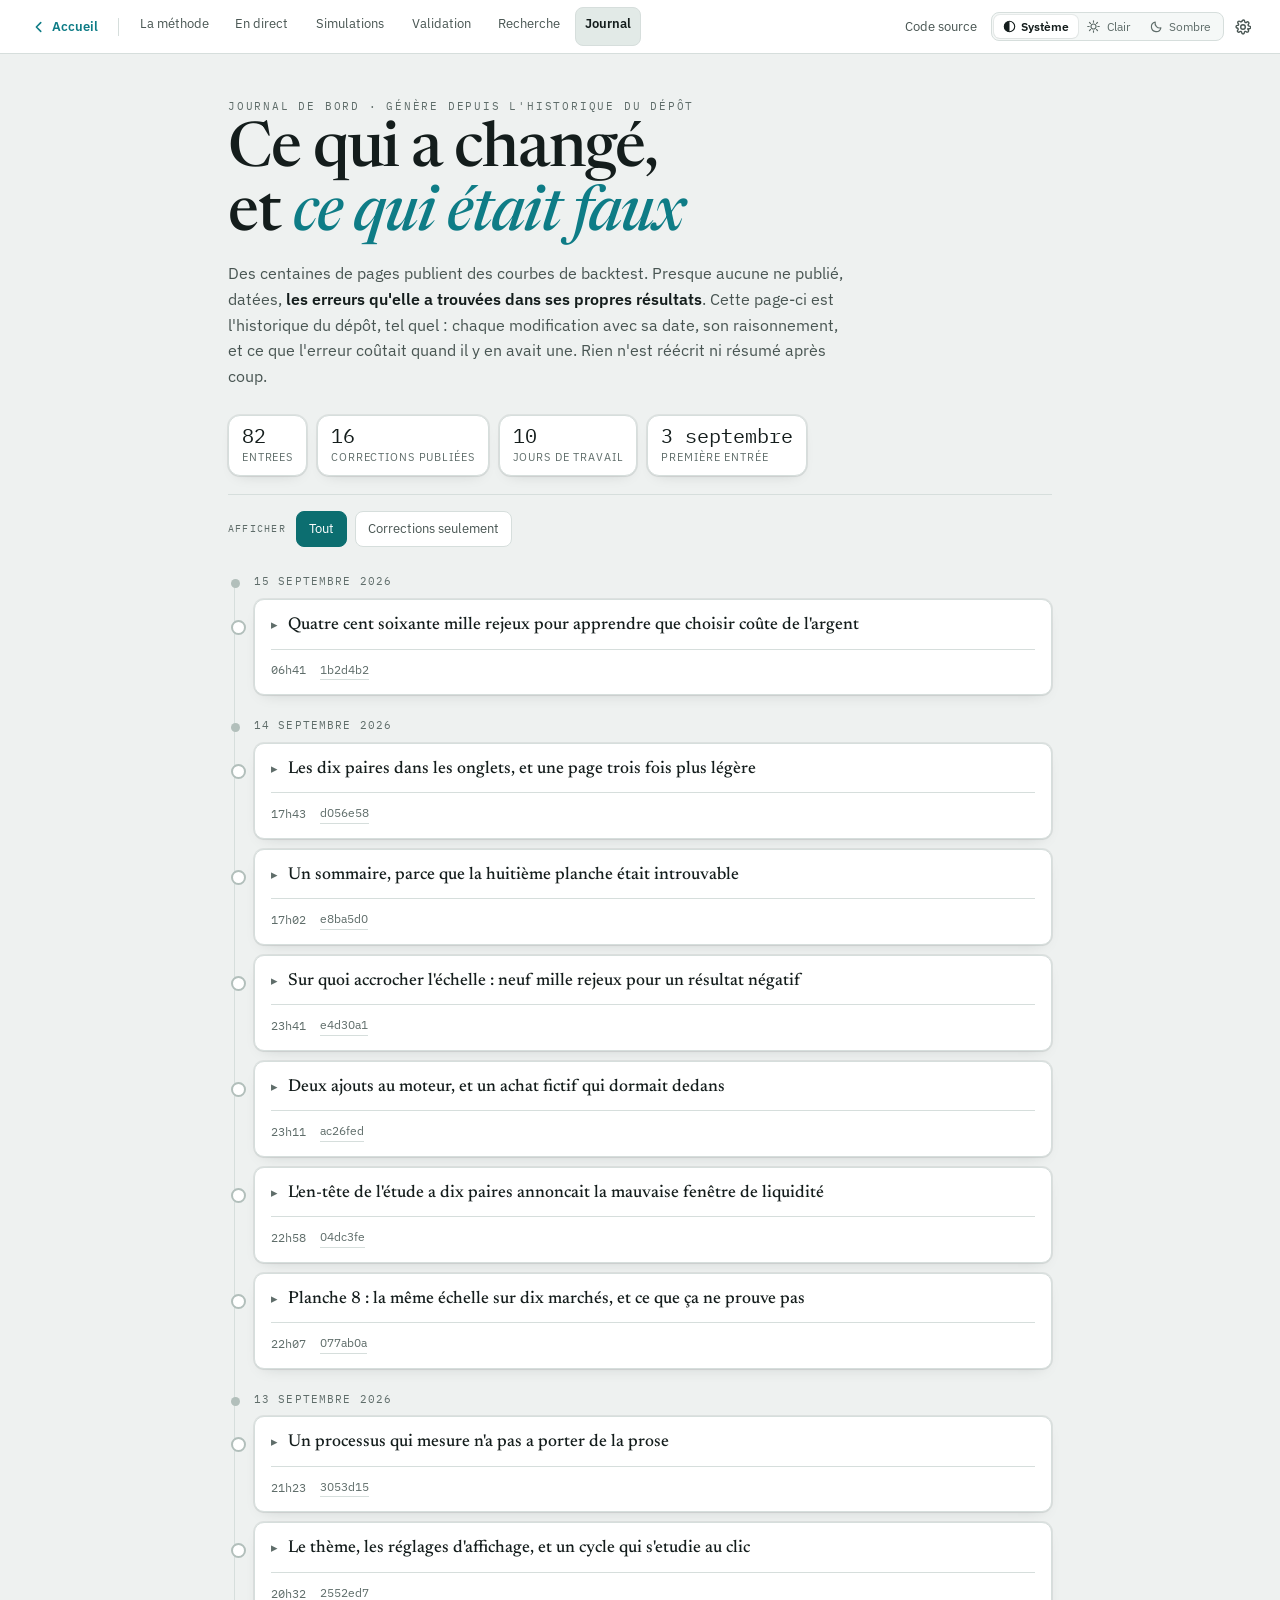
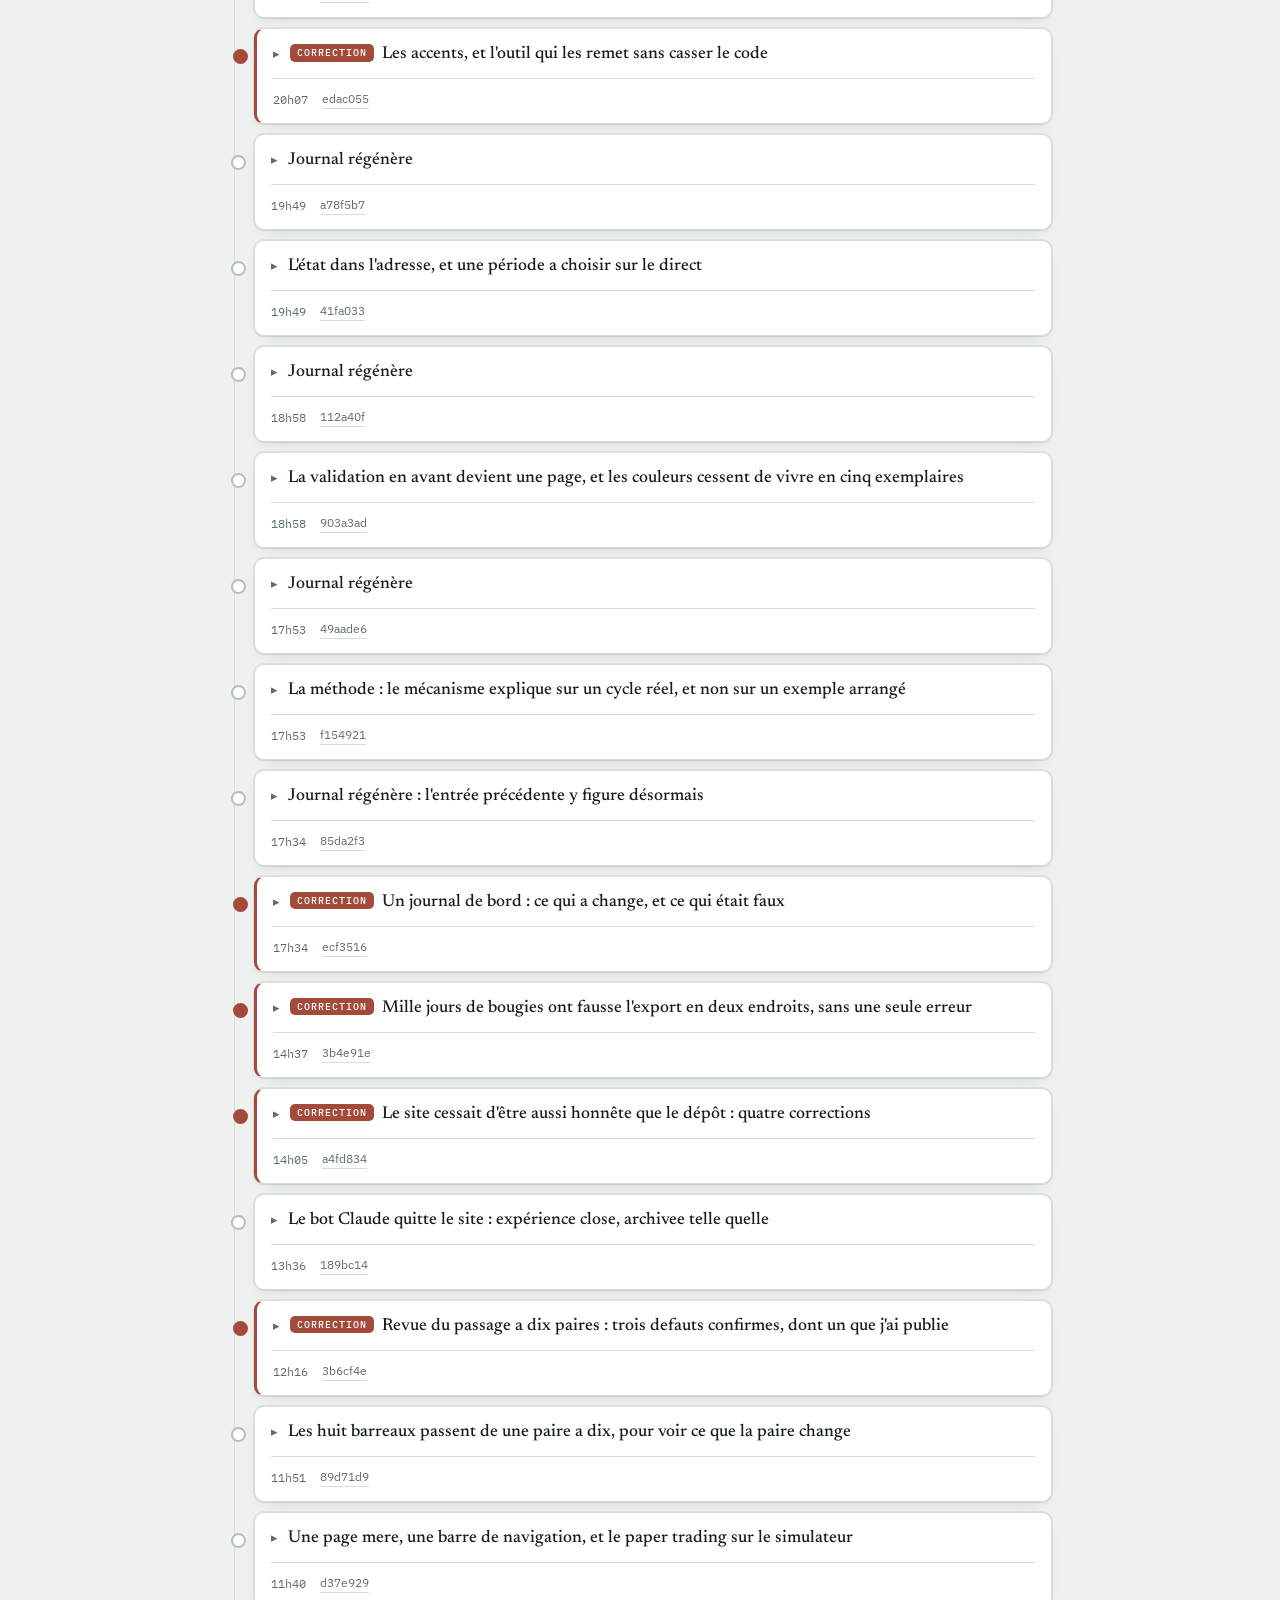
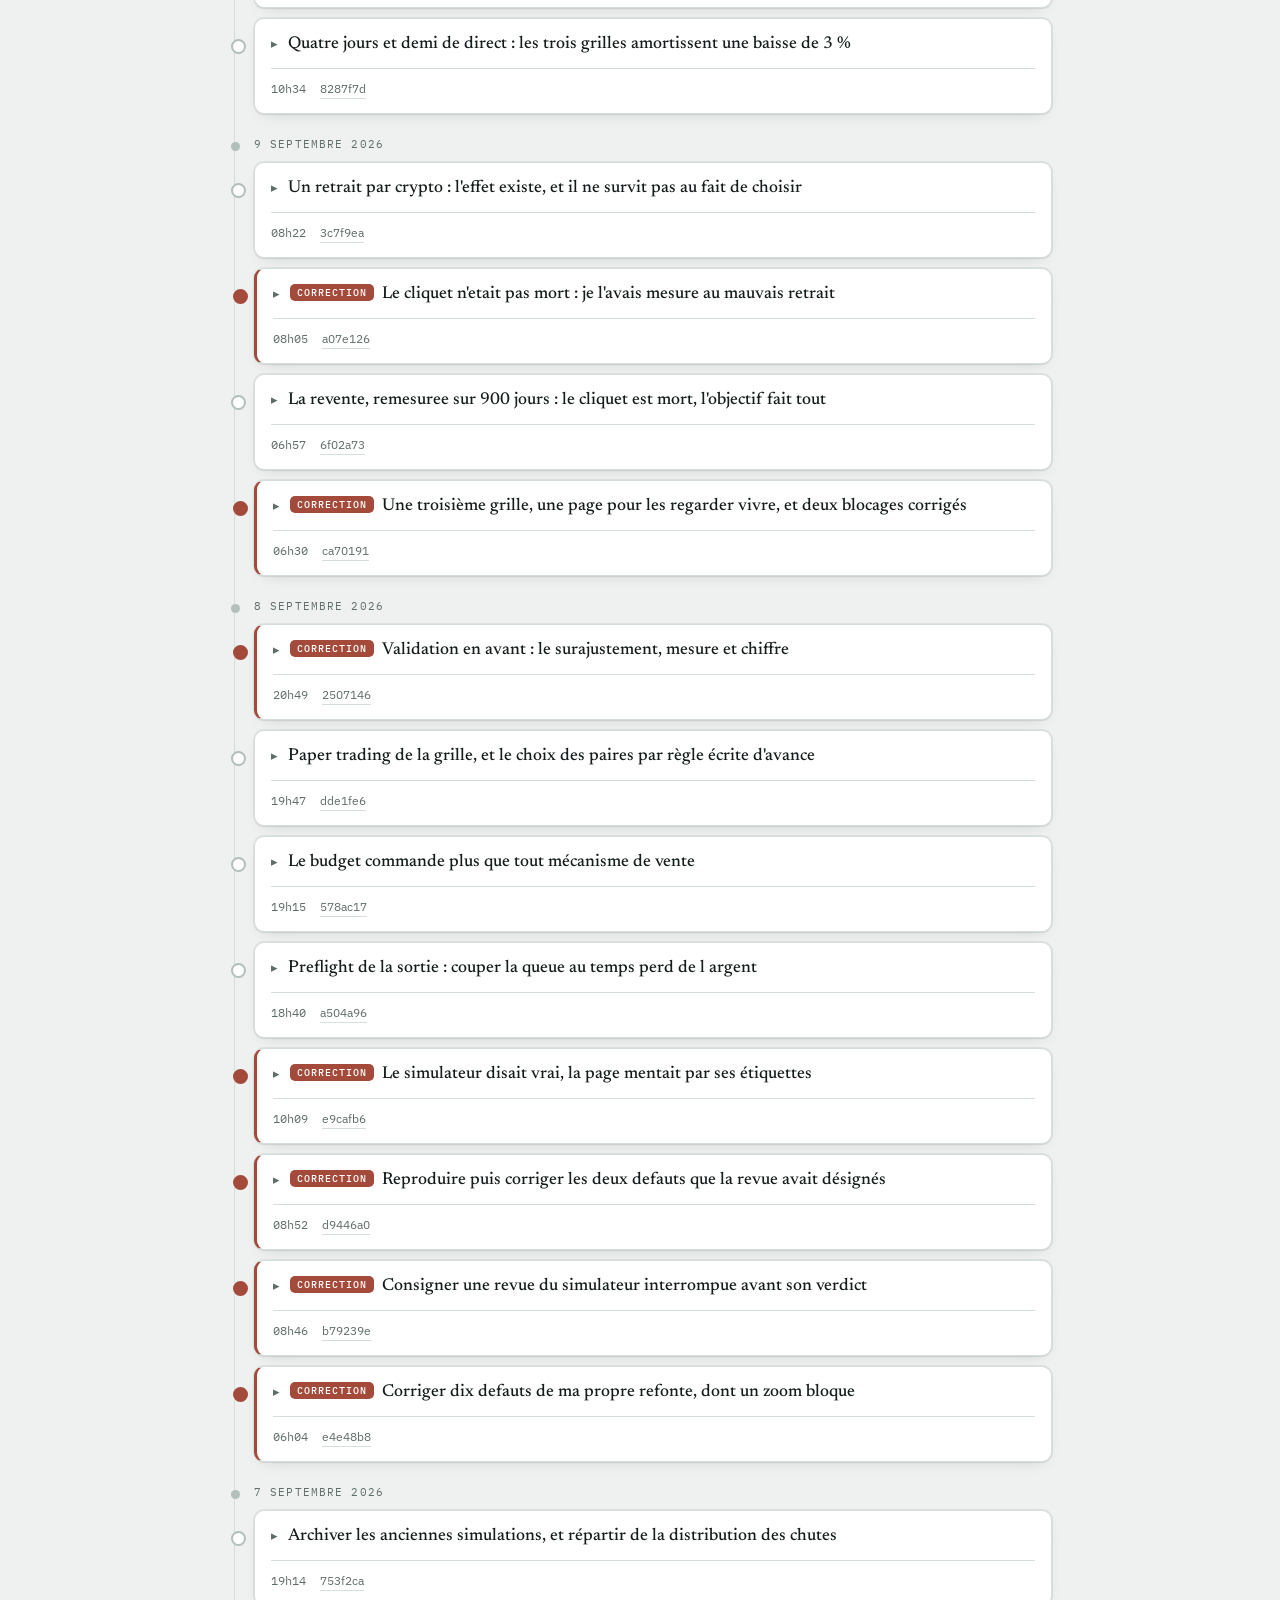
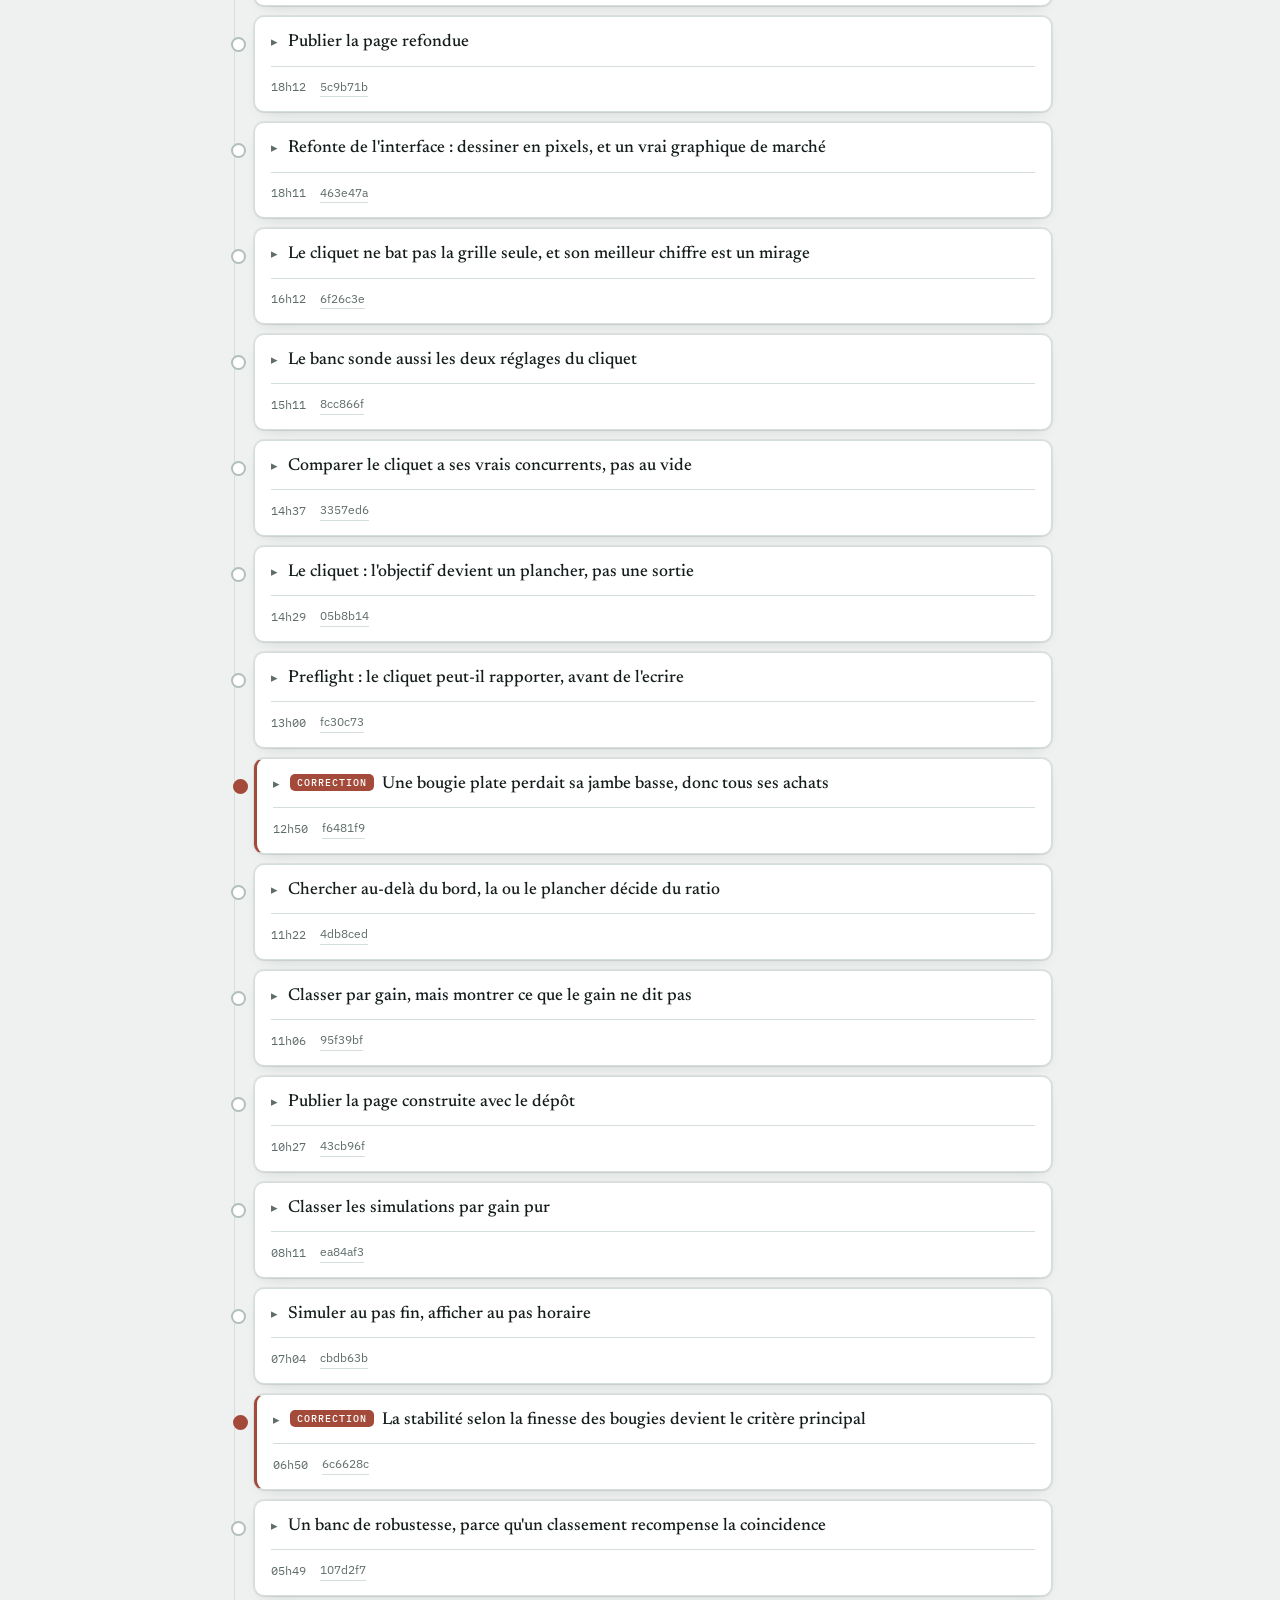
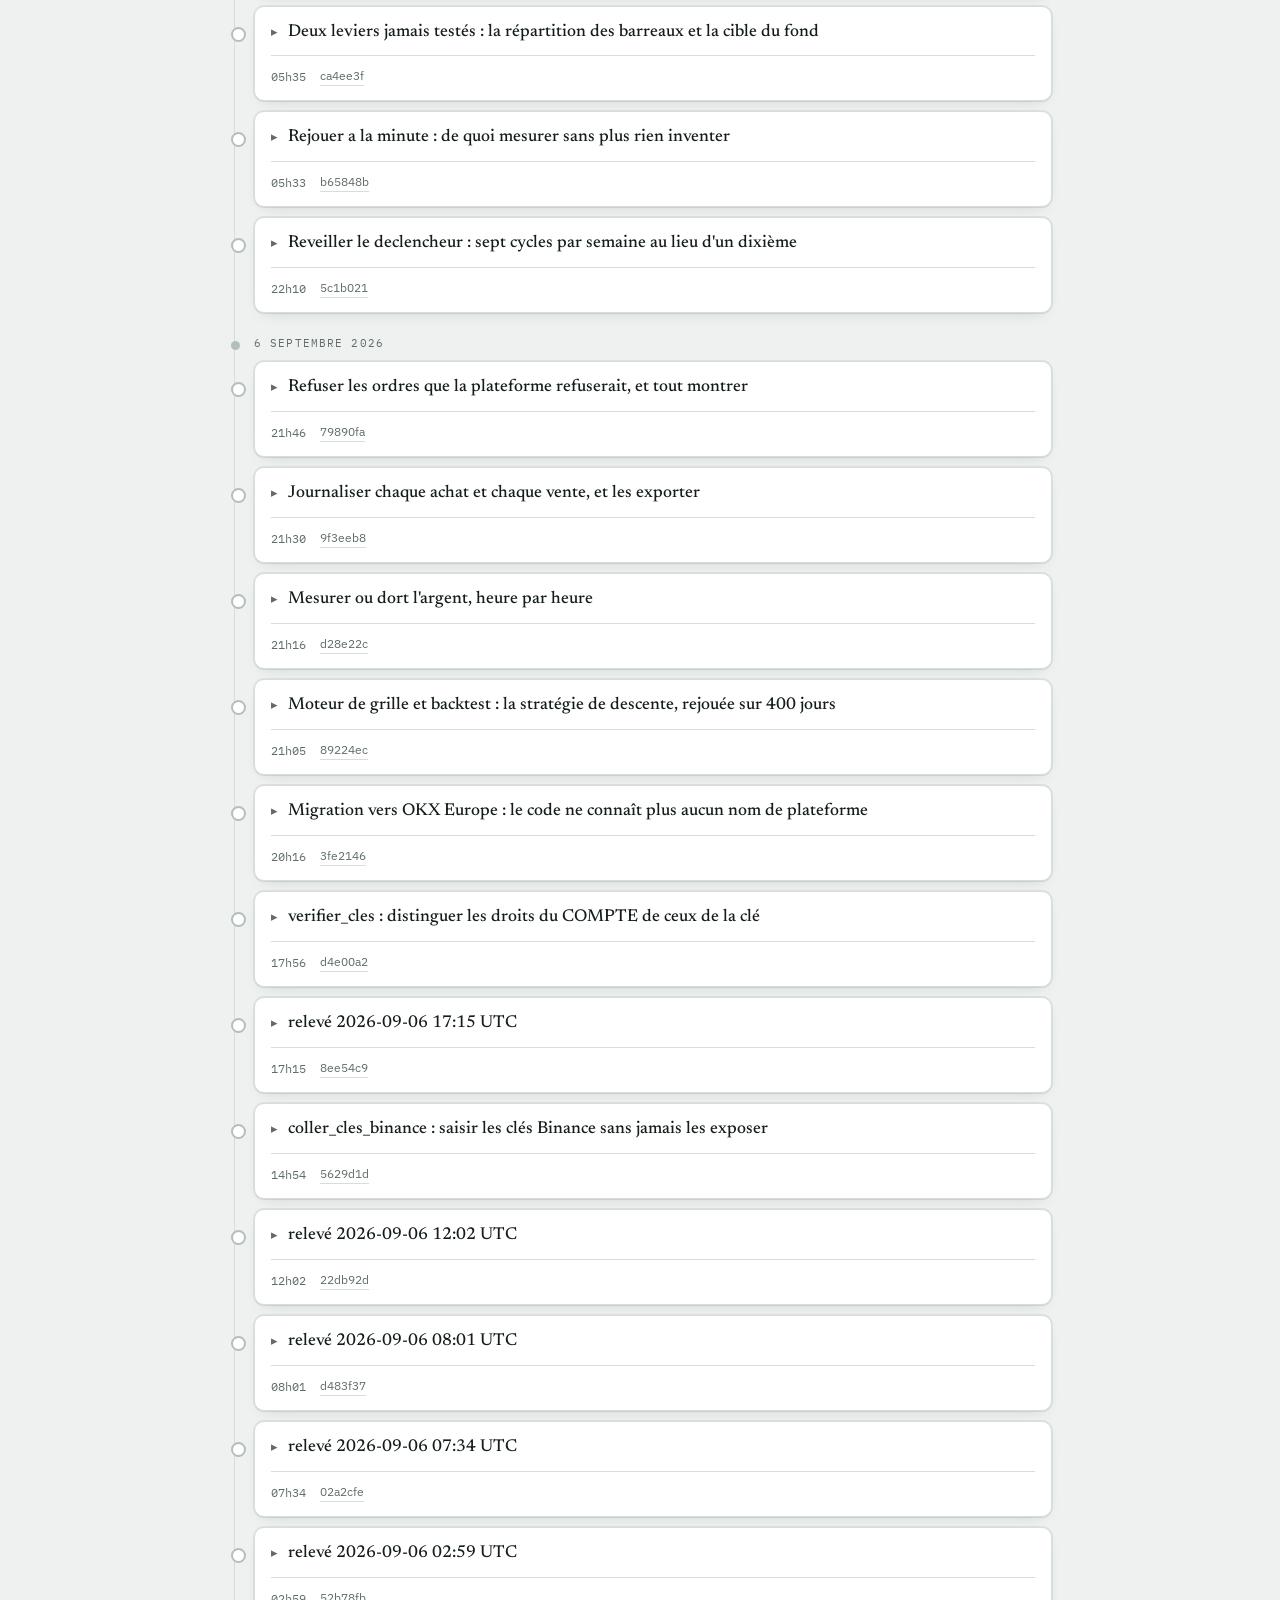
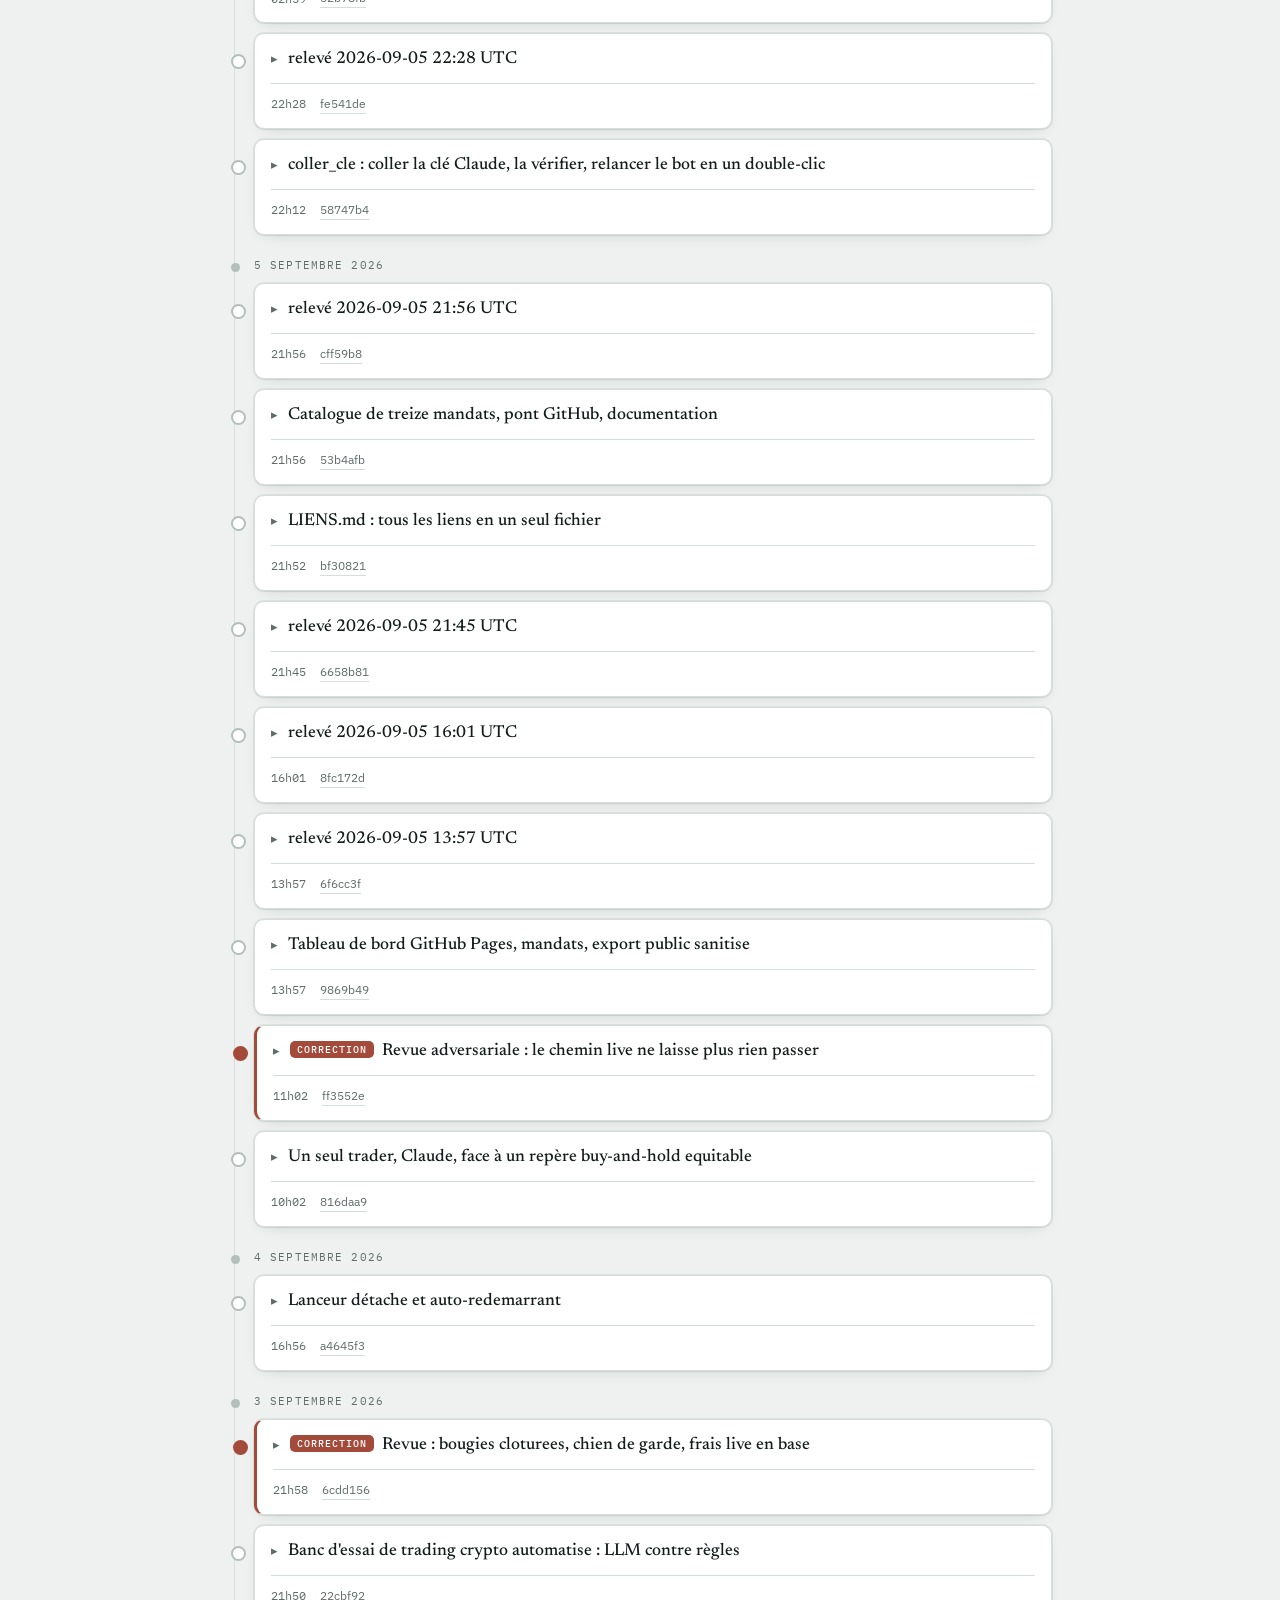
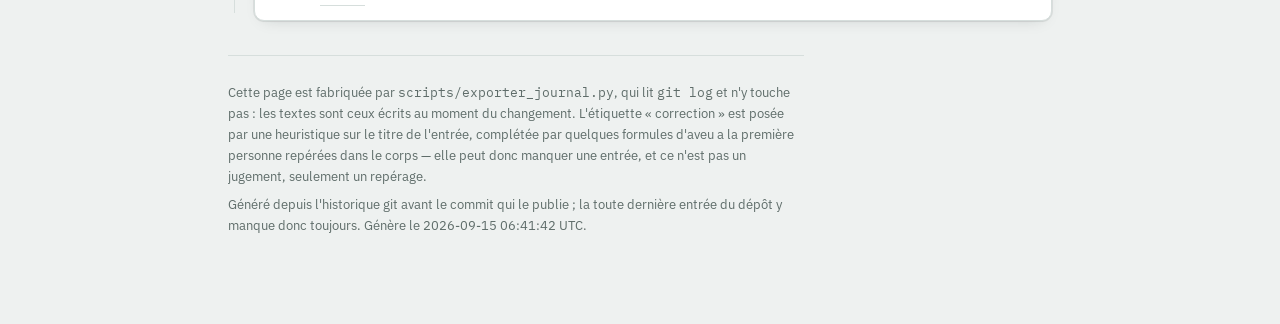
<file: docs/journal.html>
<!doctype html>
<html lang="fr">
<head>
<meta charset="utf-8">
<meta name="viewport" content="width=device-width, initial-scale=1">
<title>Journal de bord</title>
<meta name="description" content="Tout ce qui a change sur ce banc d'essai, date, y compris les erreurs trouvées dans ses propres résultats.">
<link rel="preconnect" href="https://fonts.googleapis.com">
<link rel="preconnect" href="https://fonts.gstatic.com" crossorigin>
<link rel="stylesheet" href="https://fonts.googleapis.com/css2?family=Newsreader:ital,opsz,wght@0,6..72,400;0,6..72,500;0,6..72,600;1,6..72,400&family=IBM+Plex+Mono:wght@400;500;600&family=IBM+Plex+Sans:wght@400;500;600&display=swap">
<link rel="stylesheet" href="nav.css">
<link rel="stylesheet" href="jetons.css">
<link rel="stylesheet" href="gabarit.css">
<script src="prefs.js"></script>
<style>
*{box-sizing:border-box}
body{margin:0; background:var(--ground); color:var(--ink);
  font-family:"IBM Plex Sans",system-ui,-apple-system,"Segoe UI",sans-serif;
  font-size:var(--corps); line-height:1.6; -webkit-text-size-adjust:100%}
.enveloppe{max-width:860px; margin:0 auto; padding:clamp(22px,5vw,44px) 18px 80px}
h1,h2,h3{font-family:var(--f-titre); font-weight:500; margin:0;
  text-wrap:balance; font-optical-sizing:auto}
h1{font-size:var(--t-affiche); line-height:1.03; letter-spacing:-.022em}
h1 em{font-style:italic; color:var(--achat)}
p{margin:.6em 0}
a{color:var(--achat)}
.num{font-family:"IBM Plex Mono",ui-monospace,Menlo,Consolas,monospace;
  font-variant-numeric:tabular-nums}
.eyebrow{font-family:"IBM Plex Mono",monospace; font-size:.66rem; letter-spacing:.17em;
  text-transform:uppercase; color:var(--ink-3); margin:0 0 .5em}
:focus-visible{outline:2px solid var(--focus); outline-offset:3px; border-radius:6px}

header.tete{margin-bottom:26px}
header.tete .chapo{max-width:62ch; color:var(--ink-2); margin-top:.8em}
header.tete .chapo em{color:var(--ink); font-style:normal; font-weight:600}

.resume{display:flex; flex-wrap:wrap; gap:10px; margin:22px 0 8px}
.jeton{background:var(--surface); border:1px solid var(--rule); border-radius:var(--r-3);
  padding:9px 13px; box-shadow:var(--ombre)}
.jeton .v{font-family:"IBM Plex Mono",monospace; font-size:1.22rem; line-height:1.1}
.jeton .k{font-size:.68rem; color:var(--ink-3); text-transform:uppercase;
  letter-spacing:.08em; margin-top:2px}

.filtres{display:flex; flex-wrap:wrap; gap:8px; align-items:center;
  margin:18px 0 26px; padding-top:16px; border-top:1px solid var(--rule)}
.filtres .lib{font-family:"IBM Plex Mono",monospace; font-size:.64rem; letter-spacing:.12em;
  text-transform:uppercase; color:var(--ink-3); margin-right:2px}
.opt{appearance:none; background:var(--surface); color:var(--ink-2);
  border:1px solid var(--rule); border-radius:var(--r-2); padding:6px 12px; cursor:pointer;
  font:inherit; font-size:.84rem; white-space:nowrap;
  transition:background-color var(--t-court) var(--c-std),
    border-color var(--t-court) var(--c-std),
    color var(--t-court) var(--c-std)}
/*  Le survol prend enfin une surface : sans les marches 4 et 5 de la palette,
    il ne changeait que le texte et le filet, et paraissait mou. */
.opt:hover{color:var(--ink); background:var(--surface-survol);
  border-color:var(--rule-survol)}
.opt:active{background:var(--surface-actif)}
/*  PAS de font-weight ici : la graisse decalait les dix jetons a chaque clic.
    L'aplat petrole porte deja l'etat, et il le porte sans bouger. */
.opt[aria-pressed="true"]{background:var(--achat-plein);
  border-color:var(--achat-plein); color:var(--sur-vif)}

/*  La frise : un filet vertical que les pastilles ponctuent. Les entrees qui
    corrigent quelque chose de deja publie portent une pastille pleine et un
    liseré ; les autres, une pastille creuse. On voit donc d'un coup d'oeil la
    densite des corrections dans le temps, ce qui est tout l'objet de la page. */
.frise{position:relative; padding-left:26px}
.frise::before{content:""; position:absolute; left:6px; top:8px; bottom:8px;
  width:1px; background:var(--rule)}
.jour{font-family:"IBM Plex Mono",monospace; font-size:.7rem; letter-spacing:.1em;
  text-transform:uppercase; color:var(--ink-3); margin:22px 0 8px; position:relative}
.jour::before{content:""; position:absolute; left:-23px; top:6px; width:9px; height:9px;
  border-radius:50%; background:var(--rule-fort)}
.entree{position:relative; background:var(--surface); border:1px solid var(--rule);
  border-radius:10px; padding:14px 16px; margin-bottom:10px; box-shadow:var(--ombre)}
.entree::before{content:""; position:absolute; left:-24px; top:20px; width:11px; height:11px;
  border-radius:50%; background:var(--surface); border:2px solid var(--rule-fort)}
.entree.correction{border-left:3px solid var(--blocage)}
.entree.correction::before{background:var(--blocage); border-color:var(--blocage)}
.entree h2{font-size:1.08rem; line-height:1.32; cursor:pointer; display:flex;
  gap:10px; align-items:baseline}
.entree h2 .chevron{flex:none; color:var(--ink-3); font-size:.8rem; transition:transform .15s}
.entree[open-body] h2 .chevron{transform:rotate(90deg)}
.etiquette{display:inline-block; font-family:"IBM Plex Mono",monospace; font-size:.62rem;
  letter-spacing:.1em; text-transform:uppercase; padding:2px 7px; border-radius:5px;
  background:var(--blocage); color:var(--sur-vif); vertical-align:2px; margin-right:8px}
.corps{margin-top:10px; color:var(--ink-2); font-size:.93rem; display:none}
.entree[open-body] .corps{display:block}
.corps p{margin:.7em 0; max-width:70ch}
.corps pre{font-family:"IBM Plex Mono",monospace; font-size:.79rem; line-height:1.5;
  background:var(--surface-2); border:1px solid var(--rule); border-radius:7px;
  padding:9px 11px; overflow-x:auto; margin:.7em 0; color:var(--ink)}
.pied{display:flex; flex-wrap:wrap; gap:6px 14px; align-items:center; margin-top:12px;
  padding-top:10px; border-top:1px solid var(--rule); font-size:.75rem; color:var(--ink-3)}
.pied a{color:var(--ink-3); text-decoration:none; border-bottom:1px solid var(--rule)}
.pied a:hover,.pied a:focus-visible{color:var(--achat); border-bottom-color:currentColor}
.fichiers{font-family:"IBM Plex Mono",monospace; font-size:.72rem}
.vide{color:var(--ink-3); padding:30px 0; text-align:center}
footer{margin-top:34px; padding-top:18px; border-top:1px solid var(--rule);
  font-size:.82rem; color:var(--ink-3); max-width:72ch}
@media(prefers-reduced-motion:reduce){*{transition:none !important}}
</style>
</head>
<body>
<script src="nav.js" defer></script>
<script src="reglages.js" defer></script>
<div class="enveloppe">

<header class="tete">
  <p class="eyebrow">journal de bord · génère depuis l'historique du dépôt</p>
  <h1>Ce qui a changé, et <em>ce qui était faux</em></h1>
  <p class="chapo">Des centaines de pages publient des courbes de backtest. Presque
     aucune ne publié, datées, <em>les erreurs qu'elle a trouvées dans ses propres
     résultats</em>. Cette page-ci est l'historique du dépôt, tel quel : chaque
     modification avec sa date, son raisonnement, et ce que l'erreur coûtait quand il
     y en avait une. Rien n'est réécrit ni résumé après coup.</p>
</header>

<div class="resume" id="resume"></div>

<div class="filtres">
  <span class="lib">afficher</span>
  <button class="opt" type="button" id="f-tout" aria-pressed="true">Tout</button>
  <button class="opt" type="button" id="f-corr" aria-pressed="false">Corrections seulement</button>
</div>

<div class="frise" id="frise"><p class="vide">chargement du journal…</p></div>

<footer>
  <p>Cette page est fabriquée par <span class="num">scripts/exporter_journal.py</span>,
     qui lit <span class="num">git log</span> et n'y touche pas : les textes sont ceux
     écrits au moment du changement. L'étiquette « correction » est posée par une
     heuristique sur le titre de l'entrée, complétée par quelques formules d'aveu a la
     première personne repérées dans le corps — elle peut donc manquer une entrée, et
     ce n'est pas un jugement, seulement un repérage.</p>
  <p id="note"></p>
</footer>

</div>
<script>
const J = {entrees: [], filtre: "tout"};
const esc = s => String(s).replace(/[&<>"]/g,
  c => ({"&":"&amp;","<":"&lt;",">":"&gt;",'"':"&quot;"}[c]));
const MOIS = ["janvier","fevrier","mars","avril","mai","juin","juillet","aout",
              "septembre","octobre","novembre","decembre"];
function jourLong(iso){
  const d = new Date(iso);
  return d.getDate() + " " + MOIS[d.getMonth()] + " " + d.getFullYear();
}
function heure(iso){
  const d = new Date(iso), p = n => String(n).padStart(2,"0");
  return p(d.getHours()) + "h" + p(d.getMinutes());
}

/*  Le corps d'un message de commit est de la prose separee par des lignes vides,
    avec parfois des blocs de chiffres indentes. On rend les paragraphes en
    paragraphes et les blocs indentes tels quels : reflower un tableau de
    resultats le rendrait illisible.  */
function corpsEnHtml(corps){
  if (!corps) return "";
  return corps.split(/\n\s*\n/).map(bloc => {
    const lignes = bloc.split("\n");
    const indentees = lignes.filter(l => /^\s{2,}\S/.test(l)).length;
    if (indentees >= Math.max(1, lignes.length - 1))
      return `<pre>${esc(bloc.replace(/^\n+|\n+$/g, ""))}</pre>`;
    return `<p>${esc(lignes.join(" ").trim())}</p>`;
  }).join("");
}

function rendre(){
  const frise = document.getElementById("frise");
  const vues = J.entrees.filter(e => J.filtre === "tout" || e.etiquette === "correction");
  if (!vues.length){ frise.innerHTML = `<p class="vide">Aucune entrée.</p>`; return; }
  let html = "", jourCourant = null;
  for (const e of vues){
    const j = e.date.slice(0,10);
    if (j !== jourCourant){
      jourCourant = j;
      html += `<div class="jour">${jourLong(e.date)}</div>`;
    }
    const corr = e.etiquette === "correction";
    html += `<article class="entree${corr ? " correction" : ""}" data-sha="${esc(e.court)}">
      <h2 tabindex="0" role="button" aria-expanded="false">
        <span class="chevron" aria-hidden="true">▸</span>
        <span>${corr ? '<span class="etiquette">correction</span>' : ""}${esc(e.titre)}</span>
      </h2>
      <div class="corps">${corpsEnHtml(e.corps)}
        ${e.fichiers && e.fichiers.length ? `<div class="pied">
          <span class="fichiers">${e.fichiers.slice(0,8).map(esc).join(" · ")}${
            e.fichiers.length > 8 ? ` · et ${e.fichiers.length - 8} autres` : ""}</span>
        </div>` : ""}
      </div>
      <div class="pied">
        <span class="num">${heure(e.date)}</span>
        <a href="${J.depot}/commit/${esc(e.court)}" rel="noopener">${esc(e.court)}</a>
      </div>
    </article>`;
  }
  frise.innerHTML = html;
  frise.querySelectorAll(".entree h2").forEach(h => {
    const ouvrir = () => {
      const a = h.closest(".entree");
      const ouvert = a.hasAttribute("open-body");
      a.toggleAttribute("open-body", !ouvert);
      h.setAttribute("aria-expanded", String(!ouvert));
    };
    h.addEventListener("click", ouvrir);
    h.addEventListener("keydown", ev => {
      if (ev.key === "Enter" || ev.key === " "){ ev.preventDefault(); ouvrir(); }
    });
  });
}

function poserFiltres(){
  const t = document.getElementById("f-tout"), c = document.getElementById("f-corr");
  const maj = () => {
    t.setAttribute("aria-pressed", String(J.filtre === "tout"));
    c.setAttribute("aria-pressed", String(J.filtre === "correction"));
    rendre();
  };
  t.addEventListener("click", () => { J.filtre = "tout"; maj(); });
  c.addEventListener("click", () => { J.filtre = "correction"; maj(); });
}

(async function(){
  let d;
  try {
    const r = await fetch("data/journal.json?t=" + Date.now(), {cache:"no-store"});
    d = r.ok ? await r.json() : null;
  } catch(e){ d = null; }
  if (!d || !d.entrees){
    document.getElementById("frise").innerHTML =
      `<p class="vide">Le journal n'a pas pu être charge.</p>`;
    return;
  }
  J.entrees = d.entrees;
  J.depot = d.depot || "https://github.com/thomasMareel/claude-trading";
  const corr = d.entrees.filter(e => e.etiquette === "correction").length;
  const jours = new Set(d.entrees.map(e => e.date.slice(0,10))).size;
  document.getElementById("resume").innerHTML = [
    [d.entrees.length, "entrees"],
    [corr, corr > 1 ? "corrections publiées" : "correction publiée"],
    [jours, "jours de travail"],
    [jourLong(d.entrees[d.entrees.length-1].date).split(" ").slice(0,2).join(" "),
     "première entrée"],
  ].map(([v,k]) => `<div class="jeton"><div class="v">${esc(v)}</div>
      <div class="k">${esc(k)}</div></div>`).join("");
  document.getElementById("note").textContent =
    (d.note || "") + " Génère le " + (d.genere_le || "").replace("T"," ").replace("+00:00"," UTC") + ".";
  poserFiltres();
  rendre();
})();
</script>
</body>
</html>
</file>
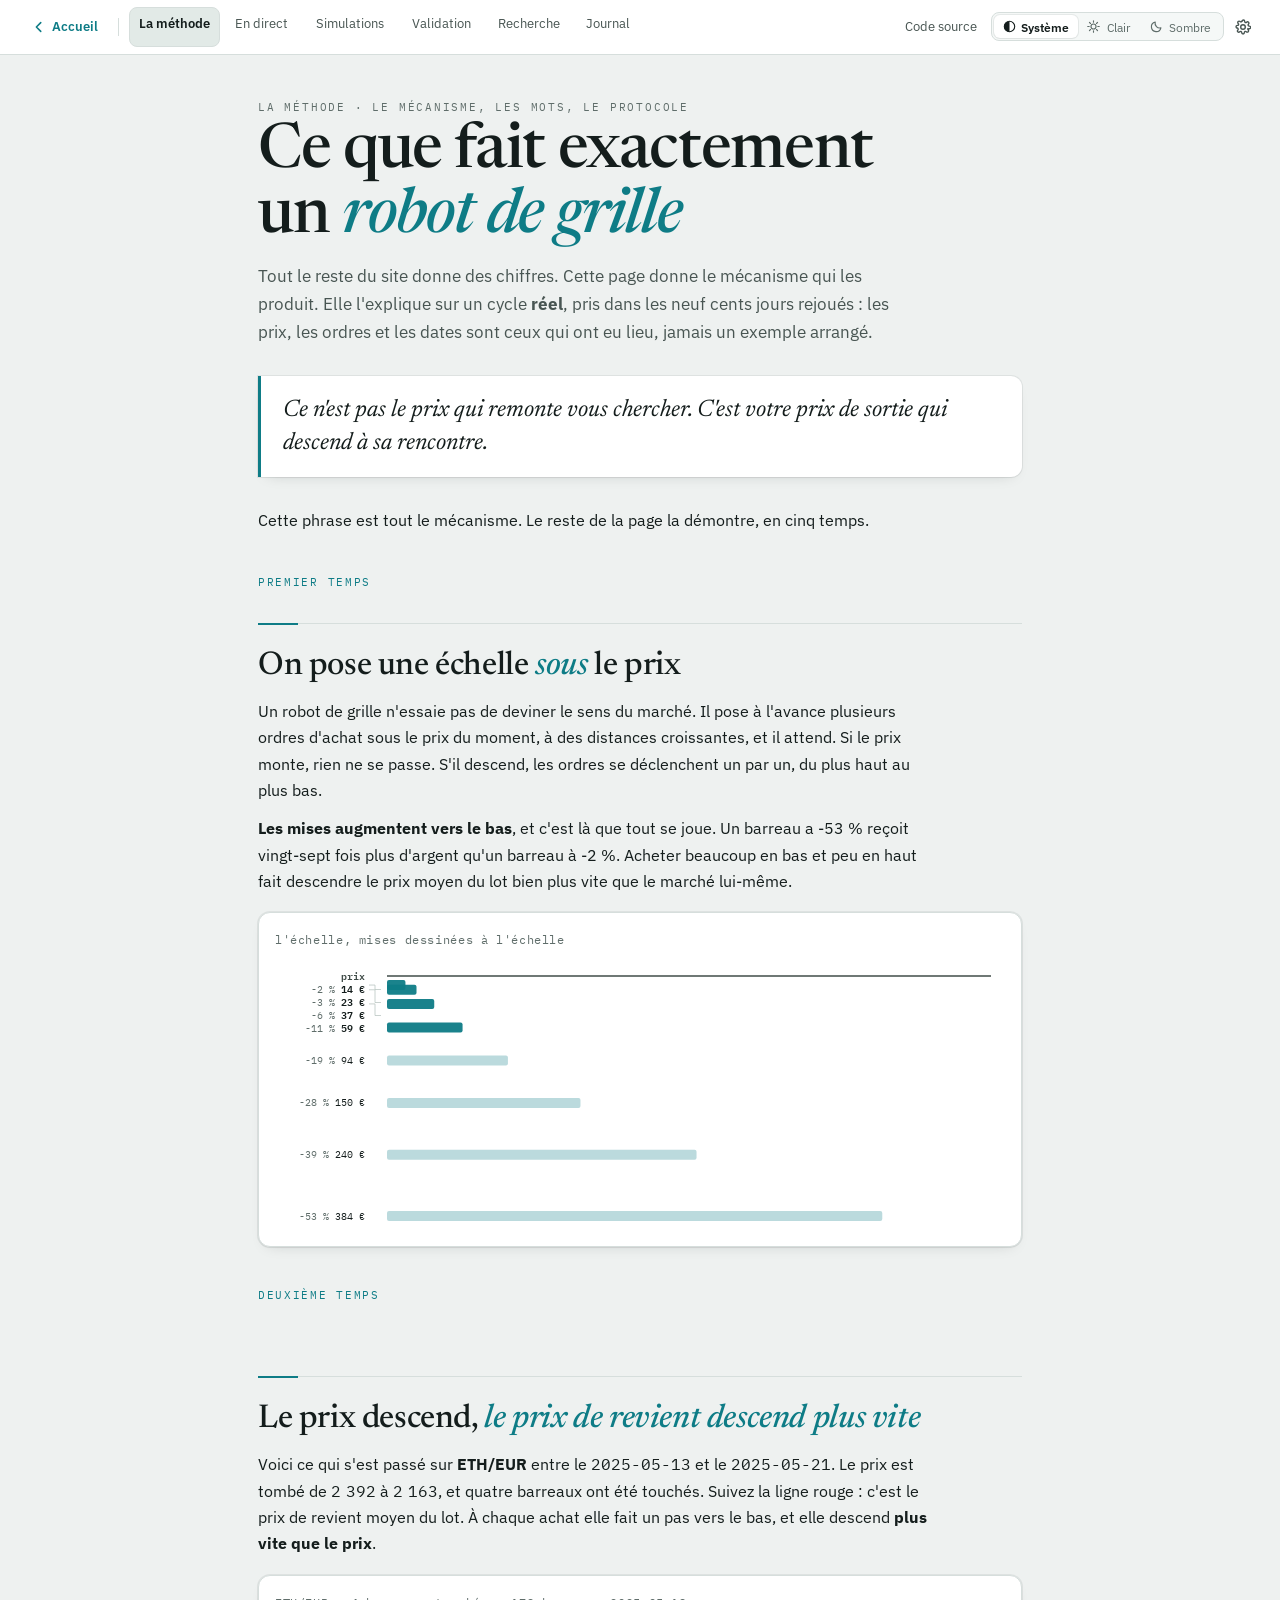
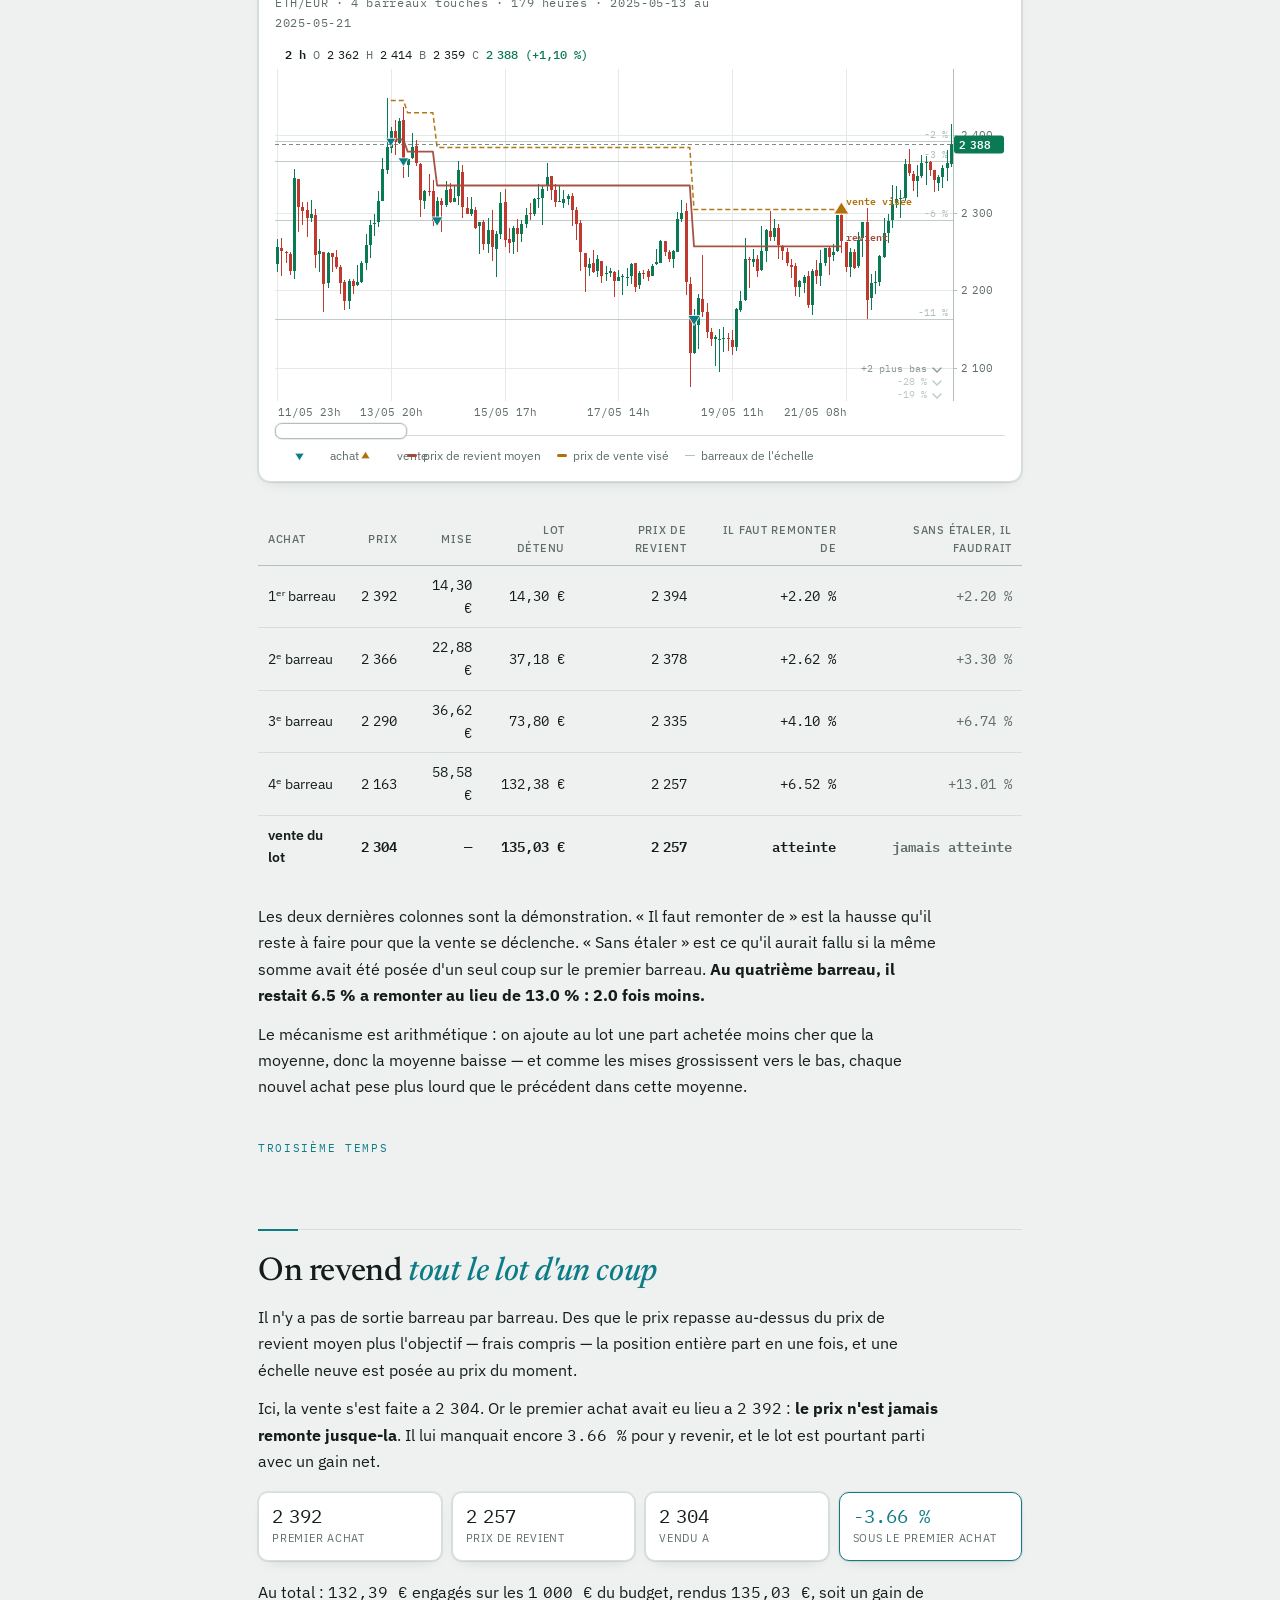
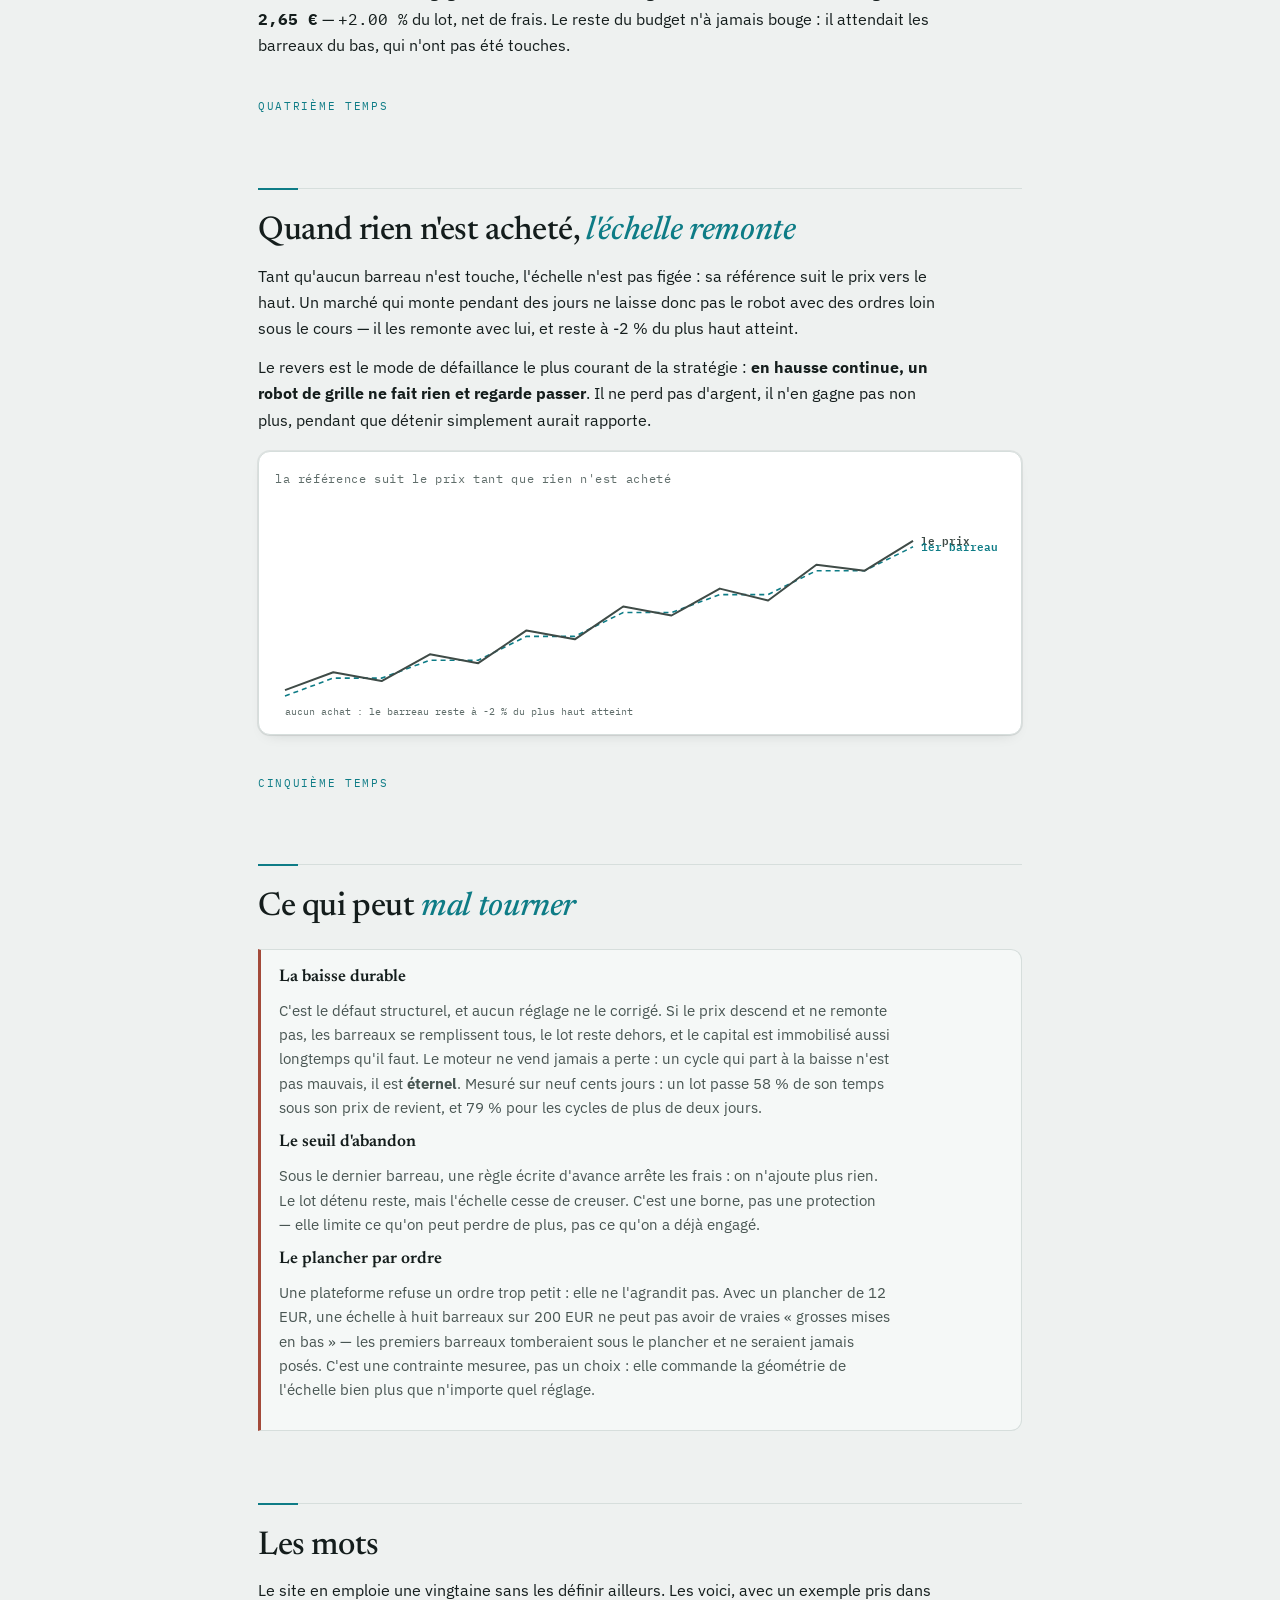
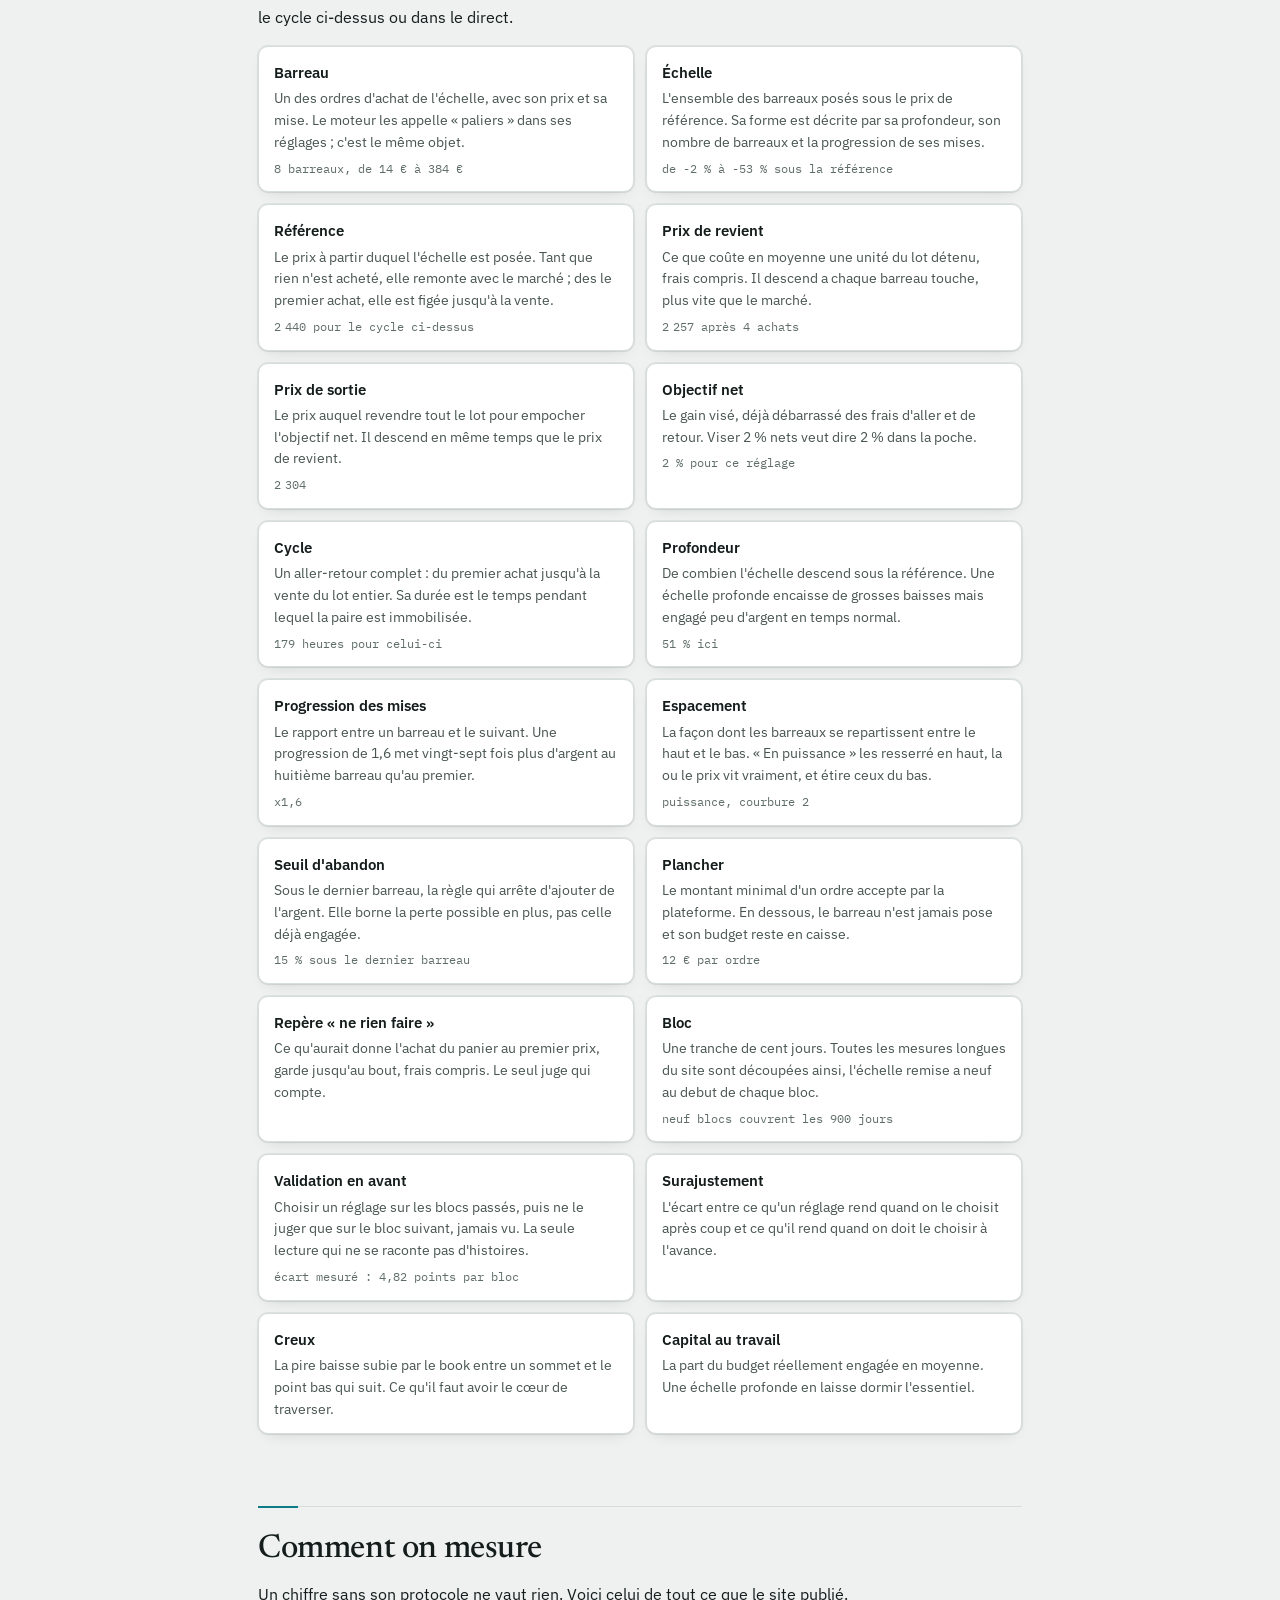
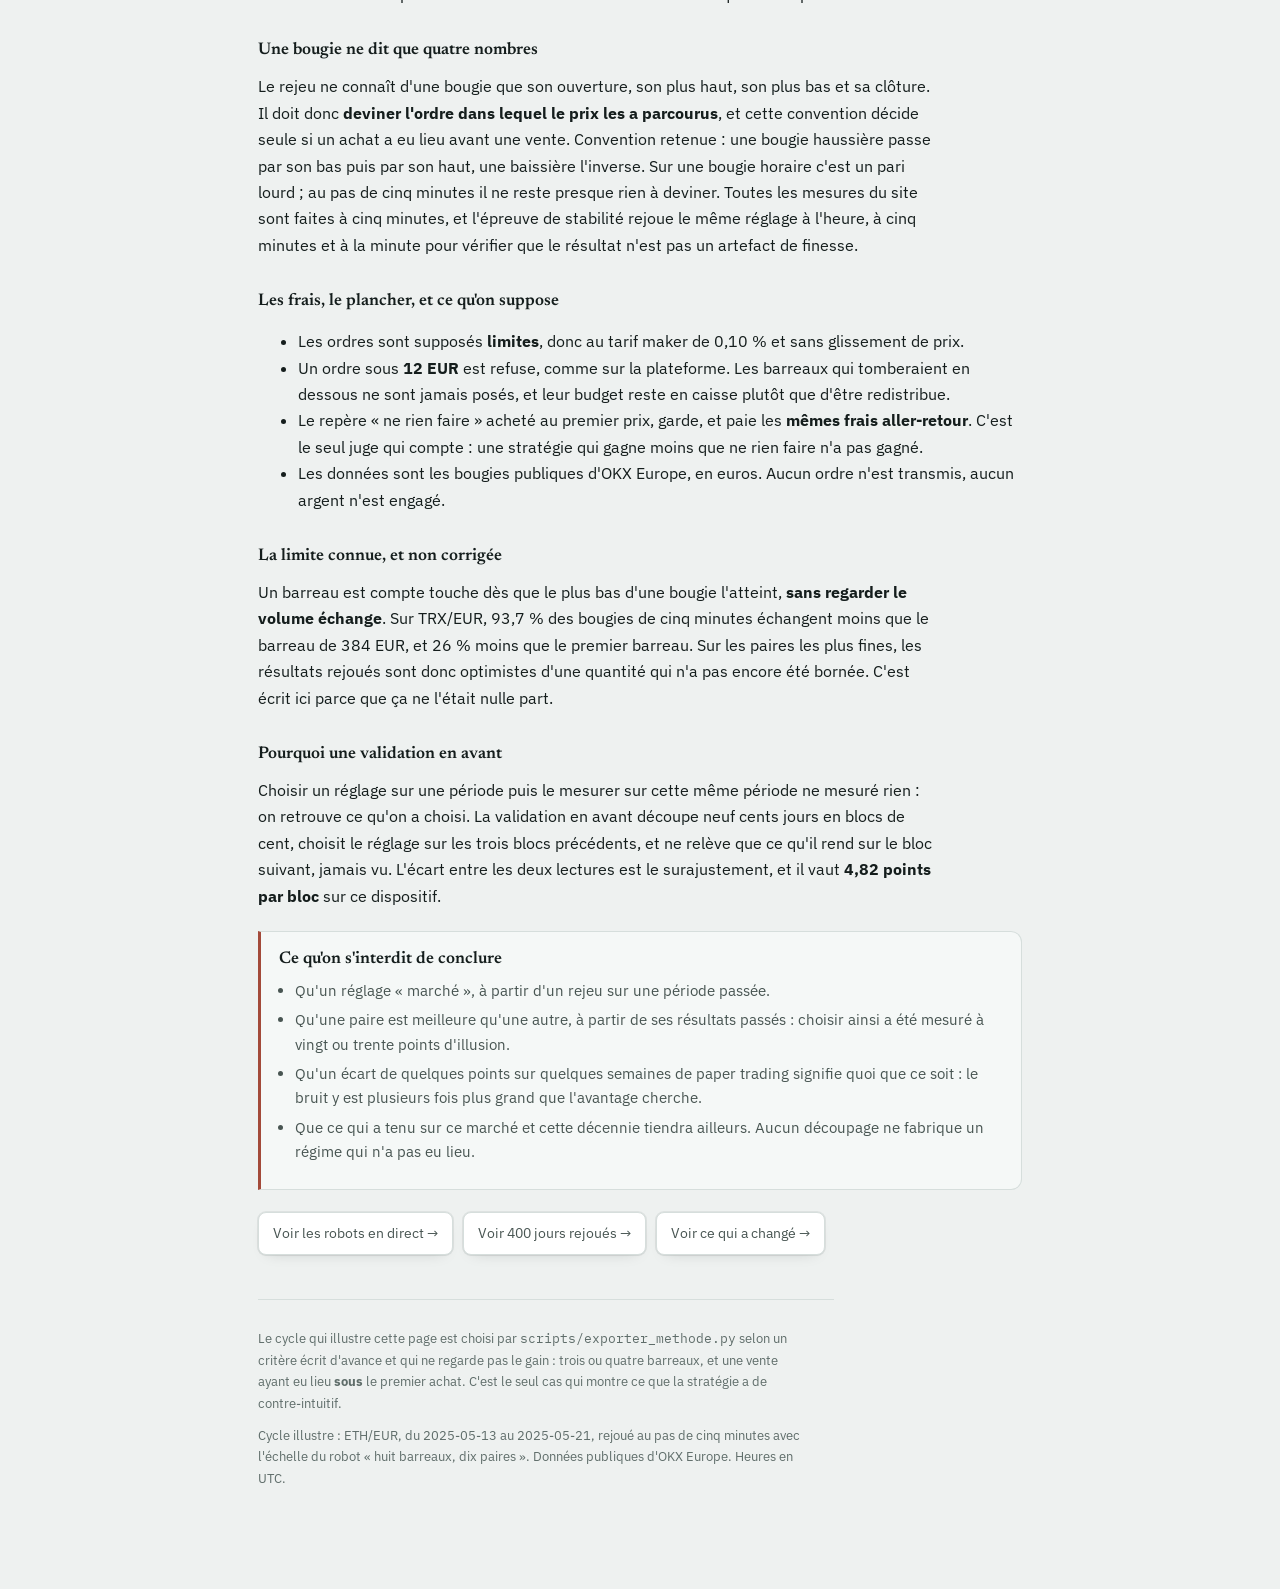
<file: docs/methode.html>
<!doctype html>
<html lang="fr">
<head>
<meta charset="utf-8">
<meta name="viewport" content="width=device-width, initial-scale=1">
<title>La méthode</title>
<meta name="description" content="Ce que fait exactement un robot de grille : l'échelle, le prix de revient qui descend plus vite que le marché, la revente du lot entier. Expliqué sur un cycle réel.">
<link rel="preconnect" href="https://fonts.googleapis.com">
<link rel="preconnect" href="https://fonts.gstatic.com" crossorigin>
<link rel="stylesheet" href="https://fonts.googleapis.com/css2?family=Newsreader:ital,opsz,wght@0,6..72,400;0,6..72,500;0,6..72,600;1,6..72,400&family=IBM+Plex+Mono:wght@400;500;600&family=IBM+Plex+Sans:wght@400;500;600&display=swap">
<link rel="stylesheet" href="nav.css">
<link rel="stylesheet" href="jetons.css">
<link rel="stylesheet" href="gabarit.css">
<script src="prefs.js"></script>
<style>
*{box-sizing:border-box}
body{margin:0; background:var(--ground); color:var(--ink);
  font-family:"IBM Plex Sans",system-ui,-apple-system,"Segoe UI",sans-serif;
  font-size:var(--corps); line-height:1.65; -webkit-text-size-adjust:100%}
.enveloppe{max-width:800px; margin:0 auto; padding:clamp(22px,5vw,44px) 18px 90px}
h1,h2,h3{font-family:var(--f-titre); font-weight:500; margin:0;
  text-wrap:balance; font-optical-sizing:auto}
h1{font-size:var(--t-affiche); line-height:1.03; letter-spacing:-.022em}
h1 em,h2 em{font-style:italic; color:var(--achat)}
h2{font-size:var(--t-section); line-height:1.15; letter-spacing:-.012em;
  margin:var(--e-8) 0 var(--e-2)}
/*  Une section commence par un filet, et un segment pétrole de quarante pixels
    posé dessus : la hiérarchie se voit avant même qu'on ait lu le titre. */
h2{position:relative; padding-top:var(--e-5); border-top:1px solid var(--rule)}
h2::before{content:""; position:absolute; top:-1px; left:0;
  width:40px; height:2px; background:var(--achat)}
h2:first-of-type{margin-top:var(--e-6)}
@media(max-width:700px){h2{margin-top:var(--e-6)}}

h3{font-size:var(--t-sous); font-weight:600; line-height:1.3; margin:var(--e-6) 0 2px}
p{margin:.75em 0; max-width:68ch}
a{color:var(--achat)}
.num{font-family:"IBM Plex Mono",ui-monospace,Menlo,Consolas,monospace;
  font-variant-numeric:tabular-nums}
.eyebrow{font-family:"IBM Plex Mono",monospace; font-size:.66rem; letter-spacing:.17em;
  text-transform:uppercase; color:var(--ink-3); margin:0 0 .5em}
.temps{font-family:"IBM Plex Mono",monospace; font-size:.66rem; letter-spacing:.16em;
  text-transform:uppercase; color:var(--achat); margin:40px 0 0}
:focus-visible{outline:2px solid var(--focus); outline-offset:3px; border-radius:6px}

header.tete .chapo{max-width:64ch; color:var(--ink-2); font-size:1.05rem; margin-top:.8em}
.cle{font-family:"Newsreader",Georgia,serif; font-size:clamp(1.15rem,3.2vw,1.5rem);
  line-height:1.35; font-style:italic; color:var(--ink); margin:30px 0;
  padding:18px 22px; border-left:3px solid var(--achat); background:var(--surface);
  border-radius:0 11px 11px 0; box-shadow:var(--ombre); max-width:none}

.planche{background:var(--surface); border:1px solid var(--rule); border-radius:12px;
  box-shadow:var(--ombre); padding:16px; margin:18px 0}
.planche .toile{position:relative; width:100%}
.planche svg{display:block; width:100%}
.planche .titre{font-size:.78rem; color:var(--ink-3); margin:0 0 10px;
  font-family:"IBM Plex Mono",monospace; letter-spacing:.05em}
.marche-info{position:absolute; pointer-events:none; z-index:5;
  background:var(--surface); border:1px solid var(--rule-fort); border-radius:7px;
  box-shadow:var(--ombre); padding:7px 9px; font-size:.73rem; line-height:1.5;
  display:flex; flex-direction:column; min-width:132px}
.marche-info b{font-family:"IBM Plex Mono",monospace; font-size:.72rem; font-weight:600;
  color:var(--ink-3); margin-bottom:2px}
.marche-info span{display:flex; justify-content:space-between; gap:10px; color:var(--ink-2)}
.marche-info i{font-style:normal; font-family:"IBM Plex Mono",monospace; color:var(--ink)}
.marche-info .ordre{margin-top:3px; padding-top:3px; border-top:1px solid var(--rule);
  font-family:"IBM Plex Mono",monospace; font-size:.7rem; display:block}
.marche-info .ordre.achat{color:var(--achat)} .marche-info .ordre.vente{color:var(--vente)}
.legende{display:flex; flex-wrap:wrap; gap:10px 16px; font-size:.73rem; color:var(--ink-3);
  margin-top:12px; padding-top:10px; border-top:1px solid var(--rule)}
.legende span{display:inline-flex; align-items:center; gap:6px}
.puce{width:10px; height:3px; border-radius:2px; display:inline-block; flex:none}
.tri{width:0;height:0;border-left:5px solid transparent;border-right:5px solid transparent}

table{border-collapse:collapse; width:100%; font-size:.86rem; margin:14px 0}
th,td{padding:8px 10px; text-align:right; border-bottom:1px solid var(--rule)}
th:first-child,td:first-child{text-align:left}
thead th{font-size:.66rem; text-transform:uppercase; letter-spacing:.07em;
  color:var(--ink-3); font-weight:500; border-bottom:1px solid var(--rule-fort)}
tbody tr:last-child td{border-bottom:none; font-weight:600}
.tableau{overflow-x:auto}

.chiffres{display:grid; gap:10px; grid-template-columns:repeat(2,1fr); margin:18px 0}
@media(min-width:640px){.chiffres{grid-template-columns:repeat(4,1fr)}}
.chiffre{background:var(--surface); border:1px solid var(--rule); border-radius:10px;
  padding:12px 13px; box-shadow:var(--ombre)}
.chiffre .v{font-family:"IBM Plex Mono",monospace; font-size:1.2rem; line-height:1.15}
.chiffre .k{font-size:.68rem; color:var(--ink-3); text-transform:uppercase;
  letter-spacing:.07em; margin-top:3px}
.chiffre.fort{border-color:var(--achat)} .chiffre.fort .v{color:var(--achat)}

.mots{display:grid; gap:12px; grid-template-columns:1fr; margin-top:16px}
@media(min-width:680px){.mots{grid-template-columns:repeat(2,1fr)}}
.mot{background:var(--surface); border:1px solid var(--rule); border-radius:10px;
  padding:13px 15px; box-shadow:var(--ombre)}
.mot dt{font-weight:600; font-size:.95rem; margin:0 0 3px}
.mot dd{margin:0; color:var(--ink-2); font-size:.88rem; line-height:1.55}
.mot .ex{display:block; margin-top:6px; font-family:"IBM Plex Mono",monospace;
  font-size:.76rem; color:var(--ink-3)}

.garde{background:var(--surface-2); border:1px solid var(--rule);
  border-left:3px solid var(--blocage); border-radius:0 11px 11px 0;
  padding:16px 18px; margin:22px 0}
.garde h3{margin-top:0}
.garde p{color:var(--ink-2); font-size:.92rem}
.garde ul{margin:.6em 0; padding-left:1.1em; color:var(--ink-2); font-size:.92rem}
.garde li{margin:.35em 0}
footer{margin-top:44px; padding-top:18px; border-top:1px solid var(--rule);
  font-size:.82rem; color:var(--ink-3); max-width:72ch}
.suite{display:flex; flex-wrap:wrap; gap:10px; margin-top:20px}
.suite a{display:inline-block; padding:9px 14px; border-radius:var(--r-2); font-size:.88rem;
  border:1px solid var(--rule); background:var(--surface); text-decoration:none;
  color:var(--ink-2); box-shadow:var(--ombre);
  transition:background-color var(--t-court) var(--c-std),
    border-color var(--t-court) var(--c-std), color var(--t-court) var(--c-std)}
.suite a:hover,.suite a:focus-visible{color:var(--ink); border-color:var(--achat);
  background:var(--surface-survol)}
.suite a:active{background:var(--surface-actif)}
@media(prefers-reduced-motion:reduce){*{transition:none !important}}
</style>
</head>
<body>
<script src="nav.js" defer></script>
<script src="reglages.js" defer></script>
<div class="enveloppe">

<header class="tete">
  <p class="eyebrow">la méthode · le mécanisme, les mots, le protocole</p>
  <h1>Ce que fait exactement un <em>robot de grille</em></h1>
  <p class="chapo">Tout le reste du site donne des chiffres. Cette page donne le
     mécanisme qui les produit. Elle l'explique sur un cycle <b>réel</b>, pris dans les
     neuf cents jours rejoués : les prix, les ordres et les dates sont ceux qui ont eu
     lieu, jamais un exemple arrangé.</p>
</header>

<p class="cle">Ce n'est pas le prix qui remonte vous chercher. C'est votre prix de
   sortie qui descend à sa rencontre.</p>

<p>Cette phrase est tout le mécanisme. Le reste de la page la démontre, en cinq temps.</p>

<!-- ------------------------------------------------------------------ I -->
<p class="temps">Premier temps</p>
<h2>On pose une échelle <em>sous</em> le prix</h2>
<p>Un robot de grille n'essaie pas de deviner le sens du marché. Il pose à l'avance
   plusieurs ordres d'achat sous le prix du moment, à des distances croissantes, et il
   attend. Si le prix monte, rien ne se passe. S'il descend, les ordres se déclenchent
   un par un, du plus haut au plus bas.</p>
<p><b>Les mises augmentent vers le bas</b>, et c'est là que tout se joue. Un barreau a
   -53 % reçoit vingt-sept fois plus d'argent qu'un barreau à -2 %. Acheter beaucoup en
   bas et peu en haut fait descendre le prix moyen du lot bien plus vite que le marché
   lui-même.</p>

<div class="planche">
  <p class="titre" id="t-echelle">l'échelle, mises dessinées à l'échelle</p>
  <div class="toile" id="planche-echelle"></div>
</div>

<!-- ----------------------------------------------------------------- II -->
<p class="temps">Deuxième temps</p>
<h2>Le prix descend, <em>le prix de revient descend plus vite</em></h2>
<p id="intro-cycle">…</p>

<div class="planche">
  <p class="titre" id="t-cycle">…</p>
  <div class="toile" id="planche-cycle"></div>
  <div class="legende">
    <span data-vignette="achat">achat</span>
    <span data-vignette="vente">vente</span>
    <span><i class="puce" style="background:var(--blocage)"></i>prix de revient moyen</span>
    <span><i class="puce" style="background:var(--vente)"></i>prix de vente visé</span>
    <span><i class="puce" style="background:var(--rule-fort);height:1px"></i>barreaux de l'échelle</span>
  </div>
</div>

<div class="tableau"><table id="tab-achats">
  <thead><tr><th>achat</th><th>prix</th><th>mise</th><th>lot détenu</th>
    <th>prix de revient</th><th>il faut remonter de</th>
    <th>sans étaler, il faudrait</th></tr></thead>
  <tbody></tbody></table></div>
<p>Les deux dernières colonnes sont la démonstration. « Il faut remonter de » est la
   hausse qu'il reste à faire pour que la vente se déclenche. « Sans étaler » est ce
   qu'il aurait fallu si la même somme avait été posée d'un seul coup sur le premier
   barreau. <b id="ecart-final">…</b></p>
<p>Le mécanisme est arithmétique : on ajoute au lot une part achetée moins cher que la
   moyenne, donc la moyenne baisse — et comme les mises grossissent vers le bas, chaque
   nouvel achat pese plus lourd que le précédent dans cette moyenne.</p>

<!-- ---------------------------------------------------------------- III -->
<p class="temps">Troisième temps</p>
<h2>On revend <em>tout le lot d'un coup</em></h2>
<p>Il n'y a pas de sortie barreau par barreau. Des que le prix repasse au-dessus du prix
   de revient moyen plus l'objectif — frais compris — la position entière part en une
   fois, et une échelle neuve est posée au prix du moment.</p>
<p id="paye">…</p>

<div class="chiffres" id="chiffres-cycle"></div>

<p id="conclusion-cycle">…</p>

<!-- ----------------------------------------------------------------- IV -->
<p class="temps">Quatrième temps</p>
<h2>Quand rien n'est acheté, <em>l'échelle remonte</em></h2>
<p>Tant qu'aucun barreau n'est touche, l'échelle n'est pas figée : sa référence suit le
   prix vers le haut. Un marché qui monte pendant des jours ne laisse donc pas le robot
   avec des ordres loin sous le cours — il les remonte avec lui, et reste à -2 % du plus
   haut atteint.</p>
<p>Le revers est le mode de défaillance le plus courant de la stratégie : <b>en hausse
   continue, un robot de grille ne fait rien et regarde passer</b>. Il ne perd pas
   d'argent, il n'en gagne pas non plus, pendant que détenir simplement aurait rapporte.</p>

<div class="planche">
  <p class="titre">la référence suit le prix tant que rien n'est acheté</p>
  <div class="toile" id="planche-suivi"></div>
</div>

<!-- ------------------------------------------------------------------ V -->
<p class="temps">Cinquième temps</p>
<h2>Ce qui peut <em>mal tourner</em></h2>

<div class="garde">
  <h3>La baisse durable</h3>
  <p>C'est le défaut structurel, et aucun réglage ne le corrigé. Si le prix descend et
     ne remonte pas, les barreaux se remplissent tous, le lot reste dehors, et le
     capital est immobilisé aussi longtemps qu'il faut. Le moteur ne vend jamais a
     perte : un cycle qui part à la baisse n'est pas mauvais, il est <b>éternel</b>.
     Mesuré sur neuf cents jours : un lot passe 58 % de son temps sous son prix de
     revient, et 79 % pour les cycles de plus de deux jours.</p>
  <h3>Le seuil d'abandon</h3>
  <p>Sous le dernier barreau, une règle écrite d'avance arrête les frais : on n'ajoute
     plus rien. Le lot détenu reste, mais l'échelle cesse de creuser. C'est une borne,
     pas une protection — elle limite ce qu'on peut perdre de plus, pas ce qu'on a
     déjà engagé.</p>
  <h3>Le plancher par ordre</h3>
  <p>Une plateforme refuse un ordre trop petit : elle ne l'agrandit pas. Avec un
     plancher de 12 EUR, une échelle à huit barreaux sur 200 EUR ne peut pas avoir de
     vraies « grosses mises en bas » — les premiers barreaux tomberaient sous le
     plancher et ne seraient jamais posés. C'est une contrainte mesuree, pas un choix :
     elle commande la géométrie de l'échelle bien plus que n'importe quel réglage.</p>
</div>

<!-- ------------------------------------------------------------- les mots -->
<h2>Les mots</h2>
<p>Le site en emploie une vingtaine sans les définir ailleurs. Les voici, avec un
   exemple pris dans le cycle ci-dessus ou dans le direct.</p>
<dl class="mots" id="glossaire"></dl>

<!-- -------------------------------------------------------- le protocole -->
<h2>Comment on mesure</h2>
<p>Un chiffre sans son protocole ne vaut rien. Voici celui de tout ce que le site
   publié.</p>

<h3>Une bougie ne dit que quatre nombres</h3>
<p>Le rejeu ne connaît d'une bougie que son ouverture, son plus haut, son plus bas et
   sa clôture. Il doit donc <b>deviner l'ordre dans lequel le prix les a parcourus</b>,
   et cette convention décide seule si un achat a eu lieu avant une vente. Convention
   retenue : une bougie haussière passe par son bas puis par son haut, une baissière
   l'inverse. Sur une bougie horaire c'est un pari lourd ; au pas de cinq minutes il ne
   reste presque rien à deviner. Toutes les mesures du site sont faites à cinq minutes,
   et l'épreuve de stabilité rejoue le même réglage à l'heure, à cinq minutes et à la
   minute pour vérifier que le résultat n'est pas un artefact de finesse.</p>

<h3>Les frais, le plancher, et ce qu'on suppose</h3>
<ul>
  <li>Les ordres sont supposés <b>limites</b>, donc au tarif maker de 0,10 % et sans
      glissement de prix.</li>
  <li>Un ordre sous <b>12 EUR</b> est refuse, comme sur la plateforme. Les barreaux
      qui tomberaient en dessous ne sont jamais posés, et leur budget reste en caisse
      plutôt que d'être redistribue.</li>
  <li>Le repère « ne rien faire » acheté au premier prix, garde, et paie les
      <b>mêmes frais aller-retour</b>. C'est le seul juge qui compte : une stratégie
      qui gagne moins que ne rien faire n'a pas gagné.</li>
  <li>Les données sont les bougies publiques d'OKX Europe, en euros. Aucun ordre n'est
      transmis, aucun argent n'est engagé.</li>
</ul>

<h3>La limite connue, et non corrigée</h3>
<p>Un barreau est compte touche dès que le plus bas d'une bougie l'atteint, <b>sans
   regarder le volume échange</b>. Sur TRX/EUR, 93,7 % des bougies de cinq minutes
   échangent moins que le barreau de 384 EUR, et 26 % moins que le premier barreau. Sur
   les paires les plus fines, les résultats rejoués sont donc optimistes d'une quantité
   qui n'a pas encore été bornée. C'est écrit ici parce que ça ne l'était nulle part.</p>

<h3>Pourquoi une validation en avant</h3>
<p>Choisir un réglage sur une période puis le mesurer sur cette même période ne mesuré
   rien : on retrouve ce qu'on a choisi. La validation en avant découpe neuf cents jours
   en blocs de cent, choisit le réglage sur les trois blocs précédents, et ne relève que
   ce qu'il rend sur le bloc suivant, jamais vu. L'écart entre les deux lectures est le
   surajustement, et il vaut <b>4,82 points par bloc</b> sur ce dispositif.</p>

<div class="garde">
  <h3>Ce qu'on s'interdit de conclure</h3>
  <ul>
    <li>Qu'un réglage « marché », à partir d'un rejeu sur une période passée.</li>
    <li>Qu'une paire est meilleure qu'une autre, à partir de ses résultats passés :
        choisir ainsi a été mesuré à vingt ou trente points d'illusion.</li>
    <li>Qu'un écart de quelques points sur quelques semaines de paper trading signifie
        quoi que ce soit : le bruit y est plusieurs fois plus grand que l'avantage
        cherche.</li>
    <li>Que ce qui a tenu sur ce marché et cette décennie tiendra ailleurs. Aucun
        découpage ne fabrique un régime qui n'a pas eu lieu.</li>
  </ul>
</div>

<div class="suite">
  <a href="paper.html">Voir les robots en direct →</a>
  <a href="simulations.html">Voir 400 jours rejoués →</a>
  <a href="journal.html">Voir ce qui a changé →</a>
</div>

<footer>
  <p>Le cycle qui illustre cette page est choisi par
     <span class="num">scripts/exporter_methode.py</span> selon un critère écrit
     d'avance et qui ne regarde pas le gain : trois ou quatre barreaux, et une vente
     ayant eu lieu <b>sous</b> le premier achat. C'est le seul cas qui montre ce que la
     stratégie a de contre-intuitif.</p>
  <p id="pied-source"></p>
</footer>

</div>
<script src="marche.js"></script>
<script>
const esc = s => String(s).replace(/[&<>"]/g,
  c => ({"&":"&amp;","<":"&lt;",">":"&gt;",'"':"&quot;"}[c]));
const px  = v => Marche.prixCourt(v);
const eur = (v,d=2) => v.toLocaleString("fr-FR",
  {minimumFractionDigits:d, maximumFractionDigits:d}) + " €";
const pct = (v,d=2) => (v>=0?"+":"") + (v*100).toFixed(d) + " %";
const NS = "http://www.w3.org/2000/svg";
function svgEl(n, a, parent, texte){
  const e = document.createElementNS(NS, n);
  for (const k in a) e.setAttribute(k, a[k]);
  if (texte != null) e.textContent = texte;
  if (parent) parent.appendChild(e);
  return e;
}
/*  Une toile en pixels reels, comme partout ailleurs sur le site : un viewBox
    fige etire le texte a des tailles illisibles des que la largeur change.  */
function toile(hote, hauteur, dessiner){
  const svg = svgEl("svg", {role:"img"}, hote);
  let l = 0, h = 0;
  const rendre = (force) => {
    const L = Math.max(240, Math.round(hote.clientWidth || 0));
    if (!L) return;
    const H = Math.round(typeof hauteur === "function" ? hauteur(L) : hauteur);
    if (!force && L === l && H === h) return;
    l = L; h = H;
    svg.setAttribute("width", L); svg.setAttribute("height", H);
    svg.setAttribute("viewBox", `0 0 ${L} ${H}`);
    svg.replaceChildren();
    dessiner(svg, L, H);
  };
  if (window.ResizeObserver) new ResizeObserver(() => rendre()).observe(hote);
  window.addEventListener("resize", () => rendre());
  rendre(true);
  requestAnimationFrame(() => rendre(true));
  return svg;
}

/* -------------------------------------------------- I. l'echelle dessinee */
function dessinerEchelle(svg, L, H, d){
  const ech = d.echelle, ref = d.cycle.reference;
  const G = 112, D = 14, T = 16, B = 14;
  const bas = ech[ech.length-1].prix;
  const Y = v => T + (ref - v) / (ref - bas) * (H - T - B);
  const mMax = Math.max(...ech.map(b => b.mise));
  const larg = L - G - D;
  svg.setAttribute("aria-label",
    `Échelle à ${ech.length} barreaux, de ${((ech[0].prix/ref-1)*100).toFixed(0)} % à `
    + `${((bas/ref-1)*100).toFixed(0)} % sous la référence, mises de `
    + `${Math.round(ech[0].mise)} à ${Math.round(mMax)} euros`);

  //  la reference, tout en haut : c'est d'elle que l'echelle descend
  svgEl("line", {x1:G, x2:L-D, y1:T, y2:T, stroke:"var(--prix)", "stroke-width":1.5}, svg);
  svgEl("text", {x:G-22, y:T+4, "text-anchor":"end", "font-size":10, fill:"var(--prix)",
    "font-family":'"IBM Plex Mono",monospace', "font-weight":600}, svg, "prix");

  /*  LES BARRES RESTENT OU ELLES SONT, LES ETIQUETTES S'ECARTENT.
   *
   *  L'echelle est courbee : les quatre premiers barreaux sont a -2, -3, -6 et
   *  -11 %, donc a quatre pixels les uns des autres dans cette hauteur. C'est
   *  precisement ce que la figure doit montrer — mais les etiquettes, elles,
   *  s'ecrivaient les unes sur les autres et on lisait « -2-3 % 1423 € ».
   *
   *  La position verticale d'une barre est une donnée et ne bouge pas d'un
   *  pixel. Une etiquette est une annotation : elle peut descendre pour laisser
   *  la place, a condition qu'un filet dise a quelle barre elle appartient. Un
   *  seul passage vers le bas, avec un ecart minimal de onze pixels.  */
  const lignes = ech.map(b => ({b, y: Y(b.prix),
                                w: Math.max(3, b.mise / mMax * larg * 0.82)}));
  //  Treize pixels pour une police de dix : onze ne laissaient aucun interligne
  //  et « -2 % » touchait « -3 % ». Le compte demarre a l'etiquette « prix »,
  //  qui est la premiere de la colonne et qui doit compter comme les autres.
  let prec = T + 4 - 3.5;
  for (const l of lignes){
    l.yl = Math.max(l.y, prec + 13);
    prec = l.yl;
  }
  //  Si le dernier a ete pousse hors du cadre, tout remonte d'autant : mieux
  //  vaut un leger decalage partage qu'une etiquette qui sort du dessin.
  const debord = lignes[lignes.length-1].yl - (H - B + 4);
  if (debord > 0) for (const l of lignes) l.yl -= debord;

  for (const l of lignes){
    const {b, y, w, yl} = l;
    //  la barre EST la mise : sa longueur dit combien d'argent part sur ce barreau,
    //  ce qu'un simple point ne dirait pas
    svgEl("rect", {x:G, y:y-5, width:w, height:10, rx:2,
      fill:"var(--achat)", opacity:b.rempli ? 0.95 : 0.28}, svg);
    if (Math.abs(yl - y) > 1.5){
      //  le filet qui relie l'etiquette deplacee a sa barre
      svgEl("path", {d:`M${G-6} ${yl} H${G-12} V${y} H${G-18}`, fill:"none",
        stroke:"var(--rule-fort)", "stroke-width":1, opacity:.7}, svg);
    }
    //  LES DEUX CHIFFRES DANS LA MEME ETIQUETTE. La mise s'ecrivait au bout de
    //  sa barre : des que l'etiquette de gauche descendait, celle de droite
    //  descendait avec elle et se retrouvait a cote d'une AUTRE barre. Un seul
    //  bloc, dans la gouttiere, et le doute disparait.
    const t = svgEl("text", {x:G-22, y:yl+3.5, "text-anchor":"end", "font-size":10,
      fill:"var(--ink-3)", "font-family":'"IBM Plex Mono",monospace'}, svg);
    t.textContent = ((b.prix/ref-1)*100).toFixed(0) + " % ";
    const m = document.createElementNS("http://www.w3.org/2000/svg", "tspan");
    m.setAttribute("fill", "var(--ink)");
    m.setAttribute("font-weight", b.rempli ? "600" : "400");
    m.textContent = Math.round(b.mise) + " €";
    t.appendChild(m);
  }
}

/* ------------------------------------- IV. la reference qui suit la hausse */
function dessinerSuivi(svg, L, H){
  const G = 10, D = 92, T = 18, B = 16;
  //  un chemin de prix qui monte par paliers, invente ici : il n'illustre pas un
  //  resultat mais une REGLE, et une regle se dessine
  const pts = [0,.06,.03,.12,.09,.2,.17,.28,.25,.34,.3,.42,.4,.5];
  const iw = L - G - D, ih = H - T - B;
  const X = i => G + i/(pts.length-1) * iw;
  const Y = v => T + (0.58 - v)/0.62 * ih;
  let dPrix = "", dRef = "";
  let haut = pts[0];
  for (let i=0; i<pts.length; i++){
    haut = Math.max(haut, pts[i]);
    dPrix += (i?"L":"M") + X(i).toFixed(1) + " " + Y(pts[i]).toFixed(1) + " ";
    dRef  += (i?"L":"M") + X(i).toFixed(1) + " " + Y(haut-0.02).toFixed(1) + " ";
  }
  svgEl("path", {d:dRef, fill:"none", stroke:"var(--achat)", "stroke-width":1.6,
    "stroke-dasharray":"5 4"}, svg);
  svgEl("path", {d:dPrix, fill:"none", stroke:"var(--prix)", "stroke-width":2,
    "stroke-linejoin":"round"}, svg);
  svgEl("text", {x:L-D+8, y:Y(pts[pts.length-1])+4, "font-size":10.5,
    fill:"var(--prix)", "font-weight":600,
    "font-family":'"IBM Plex Mono",monospace'}, svg, "le prix");
  svgEl("text", {x:L-D+8, y:Y(haut-0.02)+4, "font-size":10.5, fill:"var(--achat)",
    "font-weight":600, "font-family":'"IBM Plex Mono",monospace'}, svg, "1er barreau");
  svgEl("text", {x:G, y:H-3, "font-size":9.5, fill:"var(--ink-3)",
    "font-family":'"IBM Plex Mono",monospace'}, svg,
    "aucun achat : le barreau reste à -2 % du plus haut atteint");
  svg.setAttribute("aria-label",
    "Schéma : tant qu'aucun barreau n'est acheté, le premier barreau suit le prix vers "
    + "le haut et reste a deux pour cent sous le plus haut atteint");
}

/* ------------------------------------------------------------ le glossaire */
function glossaire(d){
  const c = d.cycle, ech = d.echelle;
  return [
    ["Barreau", "Un des ordres d'achat de l'échelle, avec son prix et sa mise. Le "
      + "moteur les appelle « paliers » dans ses réglages ; c'est le même objet.",
      `${ech.length} barreaux, de ${Math.round(ech[0].mise)} € à ${Math.round(ech[ech.length-1].mise)} €`],
    ["Échelle", "L'ensemble des barreaux posés sous le prix de référence. Sa forme "
      + "est décrite par sa profondeur, son nombre de barreaux et la progression de "
      + "ses mises.", `de ${((ech[0].prix/c.reference-1)*100).toFixed(0)} % à ${((ech[ech.length-1].prix/c.reference-1)*100).toFixed(0)} % sous la référence`],
    ["Référence", "Le prix à partir duquel l'échelle est posée. Tant que rien n'est "
      + "acheté, elle remonte avec le marché ; des le premier achat, elle est figée "
      + "jusqu'à la vente.", `${px(c.reference)} pour le cycle ci-dessus`],
    ["Prix de revient", "Ce que coûte en moyenne une unité du lot détenu, frais "
      + "compris. Il descend a chaque barreau touche, plus vite que le marché.",
      `${px(c.prix_revient)} après ${c.barreaux} achats`],
    ["Prix de sortie", "Le prix auquel revendre tout le lot pour empocher l'objectif "
      + "net. Il descend en même temps que le prix de revient.", `${px(c.prix_sortie)}`],
    ["Objectif net", "Le gain visé, déjà débarrassé des frais d'aller et de retour. "
      + "Viser 2 % nets veut dire 2 % dans la poche.",
      `${(d.reglage.objectif_net*100).toFixed(0)} % pour ce réglage`],
    ["Cycle", "Un aller-retour complet : du premier achat jusqu'à la vente du lot "
      + "entier. Sa durée est le temps pendant lequel la paire est immobilisée.",
      `${c.heures.toFixed(0)} heures pour celui-ci`],
    ["Profondeur", "De combien l'échelle descend sous la référence. Une échelle "
      + "profonde encaisse de grosses baisses mais engagé peu d'argent en temps "
      + "normal.", `${(d.reglage.profondeur*100).toFixed(0)} % ici`],
    ["Progression des mises", "Le rapport entre un barreau et le suivant. Une "
      + "progression de 1,6 met vingt-sept fois plus d'argent au huitième barreau "
      + "qu'au premier.", `x${String(d.reglage.ratio).replace(".",",")}`],
    ["Espacement", "La façon dont les barreaux se repartissent entre le haut et le "
      + "bas. « En puissance » les resserré en haut, la ou le prix vit vraiment, et "
      + "étire ceux du bas.", `${d.reglage.espacement}, courbure ${String(d.reglage.courbure).replace(".",",")}`],
    ["Seuil d'abandon", "Sous le dernier barreau, la règle qui arrête d'ajouter de "
      + "l'argent. Elle borne la perte possible en plus, pas celle déjà engagée.",
      `${(d.reglage.abandon_sous*100).toFixed(0)} % sous le dernier barreau`],
    ["Plancher", "Le montant minimal d'un ordre accepte par la plateforme. En "
      + "dessous, le barreau n'est jamais pose et son budget reste en caisse.",
      `${d.reglage.mise_min.toFixed(0)} € par ordre`],
    ["Repère « ne rien faire »", "Ce qu'aurait donne l'achat du panier au premier "
      + "prix, garde jusqu'au bout, frais compris. Le seul juge qui compte.", ""],
    ["Bloc", "Une tranche de cent jours. Toutes les mesures longues du site sont "
      + "découpées ainsi, l'échelle remise a neuf au debut de chaque bloc.",
      "neuf blocs couvrent les 900 jours"],
    ["Validation en avant", "Choisir un réglage sur les blocs passés, puis ne le "
      + "juger que sur le bloc suivant, jamais vu. La seule lecture qui ne se "
      + "raconte pas d'histoires.", "écart mesuré : 4,82 points par bloc"],
    ["Surajustement", "L'écart entre ce qu'un réglage rend quand on le choisit après "
      + "coup et ce qu'il rend quand on doit le choisir à l'avance.", ""],
    ["Creux", "La pire baisse subie par le book entre un sommet et le point bas qui "
      + "suit. Ce qu'il faut avoir le cœur de traverser.", ""],
    ["Capital au travail", "La part du budget réellement engagée en moyenne. Une "
      + "échelle profonde en laisse dormir l'essentiel.", ""],
  ].map(([m, def, ex]) => `<div class="mot"><dt>${esc(m)}</dt><dd>${esc(def)}`
    + (ex ? `<span class="ex">${esc(ex)}</span>` : "") + `</dd></div>`).join("");
}

/* --------------------------------------------------------------- le rendu */
(async function(){
  let d;
  try {
    const r = await fetch("data/methode.json?t=" + Date.now(), {cache:"no-store"});
    d = r.ok ? await r.json() : null;
  } catch(e){ d = null; }
  if (!d){
    document.getElementById("intro-cycle").textContent =
      "Les données du cycle n'ont pas pu être chargées.";
    return;
  }
  const c = d.cycle, a = d.achats;
  const jour = t => new Date(t).toISOString().slice(0,10);

  toile(document.getElementById("planche-echelle"),
        () => 30 + d.echelle.length * 30, (s,L,H) => dessinerEchelle(s,L,H,d));
  toile(document.getElementById("planche-suivi"),
        L => Math.round(Math.min(220, Math.max(150, L*0.3))), dessinerSuivi);

  document.getElementById("intro-cycle").innerHTML =
    `Voici ce qui s'est passé sur <b>${esc(d.paire)}</b> entre le `
    + `<span class="num">${jour(c.ouvert_le)}</span> et le `
    + `<span class="num">${jour(c.ferme_le)}</span>. Le prix est tombé de `
    + `<span class="num">${px(c.premier_achat)}</span> à `
    + `<span class="num">${px(c.dernier_achat)}</span>, et quatre barreaux ont été `
    + `touchés. Suivez la ligne rouge : c'est le prix de revient moyen du lot. `
    + `À chaque achat elle fait un pas vers le bas, et elle descend <b>plus vite que `
    + `le prix</b>.`;
  document.getElementById("t-cycle").textContent =
    `${d.paire} · ${c.barreaux} barreaux touchés · ${c.heures.toFixed(0)} heures · `
    + `${jour(c.ouvert_le)} au ${jour(c.ferme_le)}`;

  const niveaux = d.echelle.filter(b => b.prix <= c.reference * 1.01)
    .map(b => ({prix:b.prix, couleur:"var(--rule-fort)", epais:1,
      pointille:b.rempli ? "none" : "3 4", opacite:b.rempli ? .8 : .45,
      texte:`${((b.prix/c.reference-1)*100).toFixed(0)} %`}));
  Marche.poserVignettes();
  new Marche(document.getElementById("planche-cycle"), {
    bougies: d.bougies, pas: (d.bougies[1][0] - d.bougies[0][0]) || 300000, unite: 1,
    volume: false,
    hauteur: L => Math.round(Math.min(420, Math.max(280, L*0.52))),
    aria: `Prix de ${d.paire} pendant le cycle, avec les quatre achats, la vente, et `
      + `la courbe du prix de revient moyen qui descend plus vite que le prix`,
    niveaux,
    courbes: [
      {points: d.revient, couleur: "var(--blocage)", epais: 1.8, texte: "revient"},
      {points: d.sortie,  couleur: "var(--vente)",  epais: 1.5,
       pointille: "5 3", texte: "vente visée"},
    ],
    ordres: [
      ...a.map(x => ({ts:x.ts, genre:"achat", prix:x.prix, euros:x.euros})),
      {ts:d.vente.ts, genre:"vente", prix:d.vente.prix, euros:d.vente.euros,
       gain:d.vente.gain},
    ],
  });

  //  Le tableau des achats : c'est la que le mecanisme se lit en chiffres.
  //  La colonne decisive compare la hausse qu'il reste à faire pour vendre, selon
  //  qu'on a étale les achats sur l'echelle ou tout pose sur le premier barreau.
  const OBJ = d.reglage.objectif_net, FRAIS = 0.001;
  const cible = revient => revient * (1 + OBJ) / (1 - FRAIS);
  let euros = 0, unites = 0, dernier = null;
  document.querySelector("#tab-achats tbody").innerHTML = a.map((x,i) => {
    euros += x.euros; unites += x.euros / x.prix * (1 - FRAIS);
    const pr = euros / unites;
    //  « sans etaler » : la meme somme, posee d'un coup au premier barreau, donc
    //  un prix de revient egal au premier prix d'achat
    const seul = cible(a[0].prix / (1 - FRAIS)) / x.prix - 1;
    const etale = cible(pr) / x.prix - 1;
    dernier = {etale, seul};
    return `<tr><td>${i ? (i+1) + "ᵉ" : "1ᵉʳ"} barreau</td>
      <td class="num">${px(x.prix)}</td><td class="num">${eur(x.euros)}</td>
      <td class="num">${eur(euros)}</td><td class="num">${px(pr)}</td>
      <td class="num">${pct(etale)}</td>
      <td class="num" style="color:var(--ink-3)">${pct(seul)}</td></tr>`;
  }).join("") + `<tr><td>vente du lot</td><td class="num">${px(d.vente.prix)}</td>
      <td class="num">—</td><td class="num">${eur(d.vente.euros)}</td>
      <td class="num">${px(c.prix_revient)}</td>
      <td class="num">atteinte</td>
      <td class="num" style="color:var(--ink-3)">jamais atteinte</td></tr>`;
  document.getElementById("ecart-final").textContent =
    `Au quatrième barreau, il restait ${(dernier.etale*100).toFixed(1)} % a remonter `
    + `au lieu de ${(dernier.seul*100).toFixed(1)} % : `
    + `${(dernier.seul/dernier.etale).toFixed(1)} fois moins.`;

  document.getElementById("paye").innerHTML =
    `Ici, la vente s'est faite a <span class="num">${px(c.prix_sortie)}</span>. `
    + `Or le premier achat avait eu lieu a <span class="num">${px(c.premier_achat)}</span> : `
    + `<b>le prix n'est jamais remonte jusque-la</b>. Il lui manquait encore `
    + `<span class="num">${pct(-c.sous_premier_achat).replace("+","")}</span> pour y `
    + `revenir, et le lot est pourtant parti avec un gain net.`;

  document.getElementById("chiffres-cycle").innerHTML = [
    [px(c.premier_achat), "premier achat", ""],
    [px(c.prix_revient), "prix de revient", ""],
    [px(c.prix_sortie), "vendu a", ""],
    [pct(c.sous_premier_achat), "sous le premier achat", "fort"],
  ].map(([v,k,cl]) => `<div class="chiffre ${cl}"><div class="v">${esc(v)}</div>
      <div class="k">${esc(k)}</div></div>`).join("");

  document.getElementById("conclusion-cycle").innerHTML =
    `Au total : <span class="num">${eur(c.investi)}</span> engagés sur les `
    + `<span class="num">${eur(d.budget,0)}</span> du budget, rendus `
    + `<span class="num">${eur(c.recu)}</span>, soit un gain de `
    + `<b class="num">${eur(c.gain)}</b> — <span class="num">${pct(c.gain_pct)}</span> `
    + `du lot, net de frais. Le reste du budget n'à jamais bouge : il attendait les `
    + `barreaux du bas, qui n'ont pas été touches.`;

  document.getElementById("glossaire").innerHTML = glossaire(d);
  document.getElementById("pied-source").innerHTML =
    `Cycle illustre : ${esc(d.paire)}, du ${jour(c.ouvert_le)} au ${jour(c.ferme_le)}, `
    + `rejoué au pas de cinq minutes avec l'échelle du robot « huit barreaux, dix `
    + `paires ». Données publiques d'OKX Europe. Heures en UTC.`;
})();
</script>
</body>
</html>
</file>
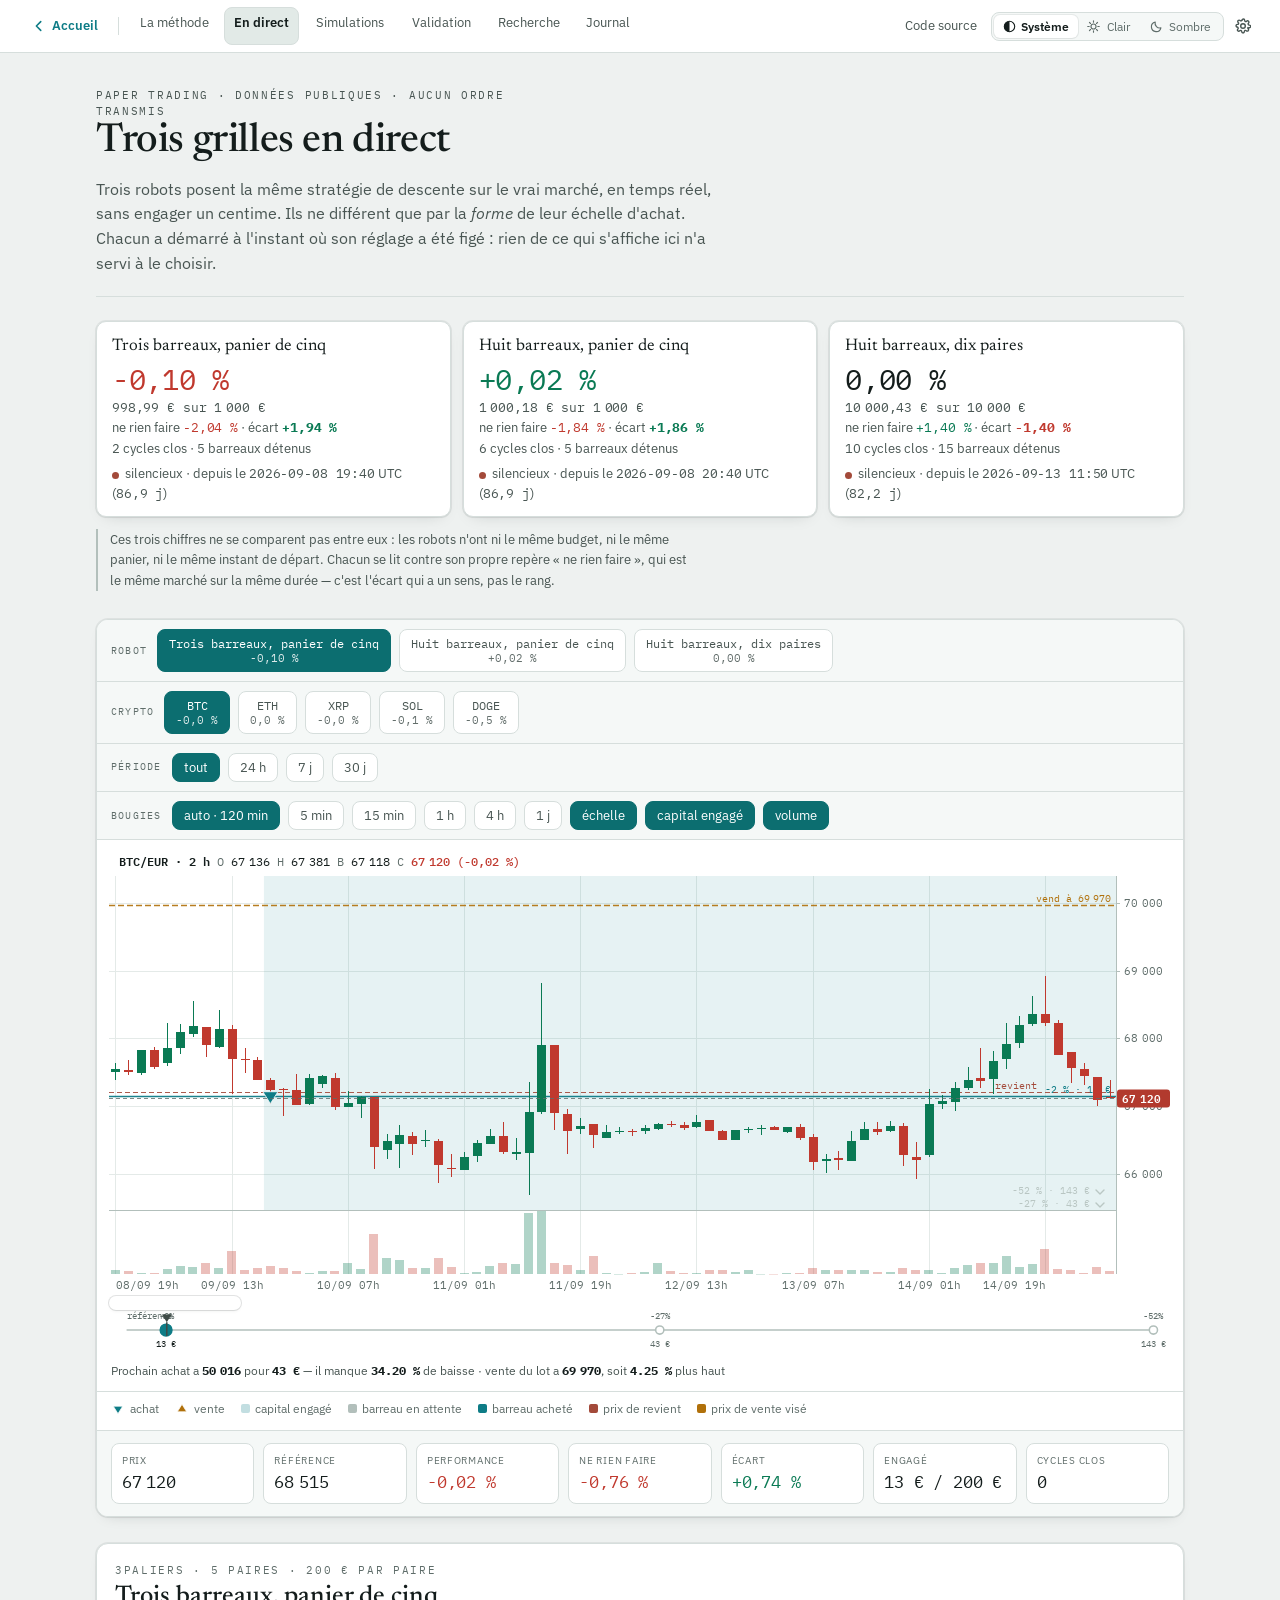
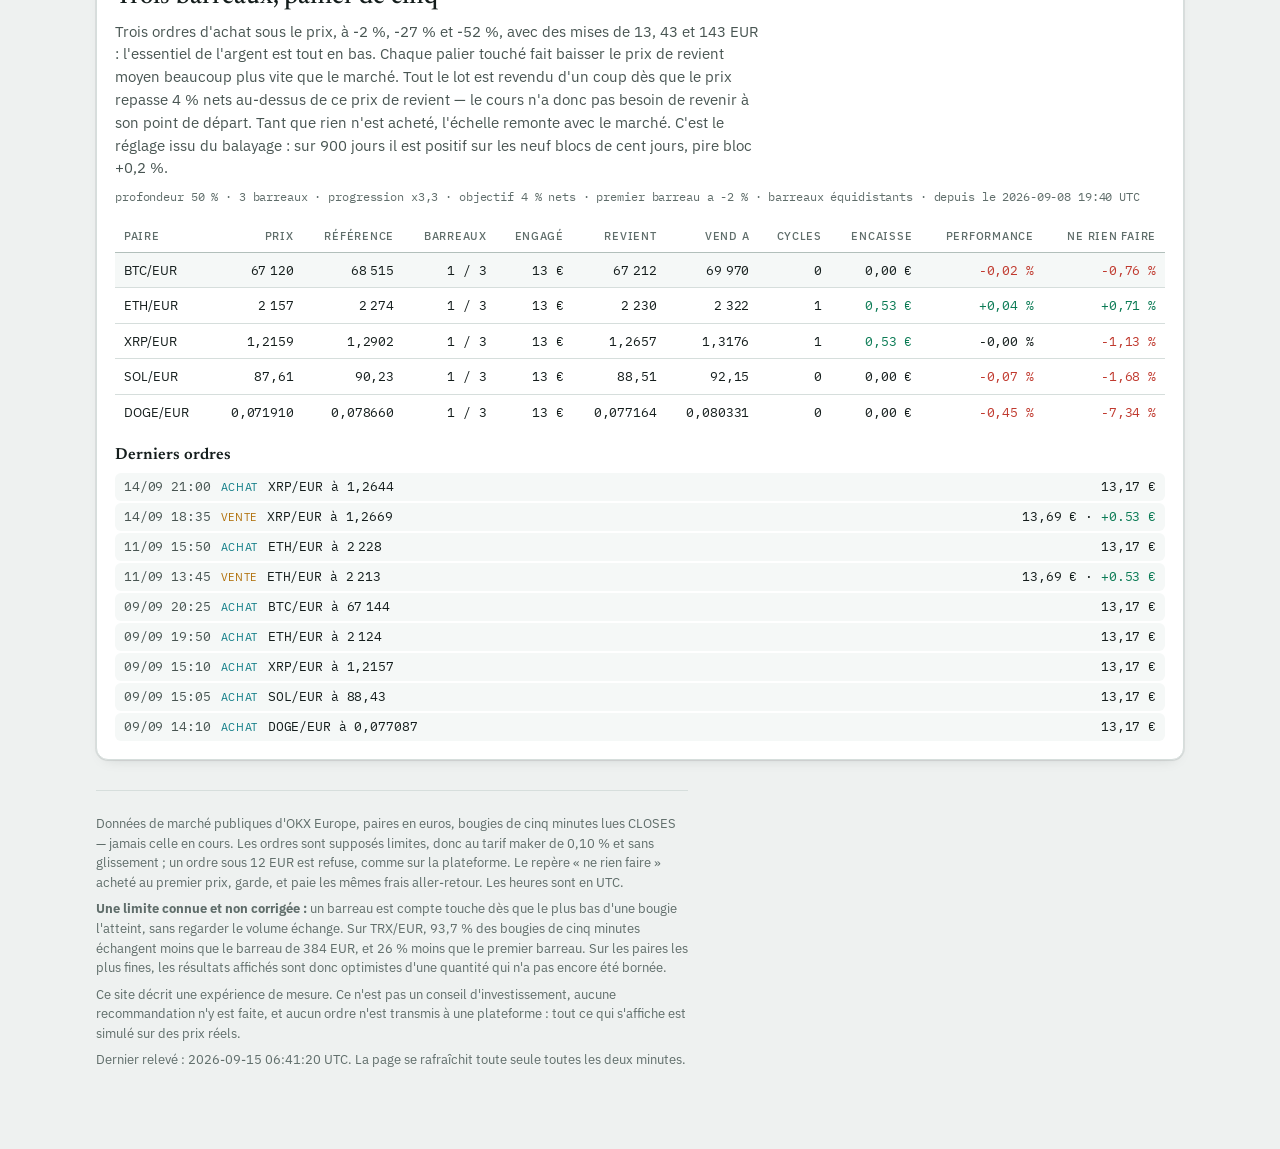
<file: docs/paper.html>
<!doctype html>
<html lang="fr">
<head>
<meta charset="utf-8">
<meta name="viewport" content="width=device-width, initial-scale=1">
<title>Trois grilles en direct</title>
<link rel="preconnect" href="https://fonts.googleapis.com">
<link rel="preconnect" href="https://fonts.gstatic.com" crossorigin>
<link rel="stylesheet" href="https://fonts.googleapis.com/css2?family=Newsreader:opsz,wght@6..72,400;6..72,500;6..72,600&family=IBM+Plex+Mono:wght@400;500;600&family=IBM+Plex+Sans:wght@400;500;600&display=swap">
<link rel="stylesheet" href="nav.css">
<link rel="stylesheet" href="jetons.css">
<link rel="stylesheet" href="gabarit.css">
<script src="prefs.js"></script>
<style>
*{box-sizing:border-box}
body{margin:0; background:var(--ground); color:var(--ink);
  font-family:"IBM Plex Sans",system-ui,-apple-system,"Segoe UI",sans-serif;
  font-size:var(--corps); line-height:1.55; -webkit-text-size-adjust:100%}
.enveloppe{max-width:1120px; margin:0 auto; padding:22px 16px 72px}
h1,h2,h3{font-family:var(--f-titre); font-weight:500; margin:0;
  text-wrap:balance; font-optical-sizing:auto}
h1{font-size:clamp(1.7rem,5vw,2.5rem); line-height:1.15; letter-spacing:-.01em}
h2{font-size:clamp(1.2rem,3.2vw,1.6rem); line-height:1.2}
h3{font-size:1rem; font-weight:600; line-height:1.3}
p{margin:.55em 0}
.num{font-family:"IBM Plex Mono",ui-monospace,Menlo,Consolas,monospace;
  font-variant-numeric:tabular-nums; letter-spacing:-.01em}
.eyebrow{font-family:"IBM Plex Mono",monospace; font-size:.66rem; letter-spacing:.16em;
  text-transform:uppercase; color:var(--ink-3); margin:0 0 .35em}
.h{color:var(--hausse)} .b{color:var(--baisse)} .sourdine{color:var(--ink-2)}
:focus-visible{outline:2px solid var(--focus); outline-offset:2px; border-radius:4px}

header.tete{padding:4px 0 20px; border-bottom:1px solid var(--rule); margin-bottom:24px}
header.tete p{max-width:64ch; color:var(--ink-2); margin:.7em 0 0}

/* --- bandeau de comparaison --- */
.compare{display:grid; gap:12px; grid-template-columns:1fr; margin-bottom:30px}
@media(min-width:780px){.compare{grid-template-columns:repeat(3,1fr)}}
.carte{background:var(--surface); border:1px solid var(--rule); border-radius:10px;
  padding:14px 15px 12px; box-shadow:var(--ombre); display:flex; flex-direction:column; gap:1px}
.carte .nom{font-family:"Newsreader",Georgia,serif; font-size:1.05rem; line-height:1.25}
.carte .gros{font-size:1.8rem; line-height:1.1; margin:.2em 0 .05em}
.carte .sous{font-size:.79rem; color:var(--ink-2)}
.pastille{display:inline-block; width:7px; height:7px; border-radius:50%; margin-right:6px;
  vertical-align:middle; background:var(--dort)}
.pastille.vif{background:var(--hausse)} .pastille.froid{background:var(--blocage)}

/* --- le simulateur --- */
.avertissement{max-width:74ch; margin:-18px 0 28px; font-size:.84rem; color:var(--ink-2);
  border-left:2px solid var(--rule-fort); padding-left:12px}
.simu{background:var(--surface); border:1px solid var(--rule); border-radius:12px;
  box-shadow:var(--ombre); overflow:hidden; margin-bottom:26px}
.barres{display:flex; flex-direction:column; gap:0;
  border-bottom:1px solid var(--rule); background:var(--surface-2)}
.rangee{display:flex; align-items:center; gap:8px; flex-wrap:wrap;
  padding:9px 14px}
.rangee + .rangee{border-top:1px solid var(--rule)}
.rangee > .lib{font-family:"IBM Plex Mono",monospace; font-size:.64rem; letter-spacing:.12em;
  text-transform:uppercase; color:var(--ink-3); margin-right:2px; flex:none}
.opt{appearance:none; background:var(--surface); color:var(--ink-2);
  border:1px solid var(--rule); border-radius:var(--r-2); padding:5px 11px; cursor:pointer;
  font:inherit; font-size:.83rem; line-height:1.3; white-space:nowrap;
  transition:background-color var(--t-court) var(--c-std),
    border-color var(--t-court) var(--c-std),
    color var(--t-court) var(--c-std)}
/*  Le survol prend enfin une surface : sans les marches 4 et 5 de la palette,
    il ne changeait que le texte et le filet, et paraissait mou. */
.opt:hover{color:var(--ink); background:var(--surface-survol);
  border-color:var(--rule-survol)}
.opt:active{background:var(--surface-actif)}
/*  PAS de font-weight ici : la graisse decalait les dix jetons a chaque clic.
    L'aplat petrole porte deja l'etat, et il le porte sans bouger. */
.opt[aria-pressed="true"]{background:var(--achat-plein);
  border-color:var(--achat-plein); color:var(--sur-vif)}
.opt .p{display:block; font-family:"IBM Plex Mono",monospace; font-size:.78rem}
.opt .v{display:block; font-family:"IBM Plex Mono",monospace; font-size:.7rem; opacity:.85}
.pousse{margin-left:auto}

.cadre{position:relative; padding:10px 12px 4px}
.toile{position:relative; width:100%}
/*  Elle FLOTTE au-dessus de la carte : elle prend donc la surface haute et
    l'ombre haute, et perd sa bordure — l'anneau fait partie de l'ombre. En
    sombre, elle portait la meme surface que la carte qu'elle survolait et les
    deux plans fusionnaient. */
.marche-info{position:absolute; pointer-events:none; z-index:5;
  background:var(--surface-haut); border-radius:var(--r-2);
  box-shadow:var(--ombre-haut); padding:7px 9px; font-size:.73rem; line-height:1.5;
  display:flex; flex-direction:column; min-width:132px}
.marche-info .astuce{margin-top:4px; padding-top:4px; border-top:1px solid var(--rule);
  color:var(--ink-3); font-size:.68rem; display:block}
.marche-info b{font-family:"IBM Plex Mono",monospace; font-size:.72rem; font-weight:600;
  color:var(--ink-3); margin-bottom:2px}
.marche-info span{display:flex; justify-content:space-between; gap:10px; color:var(--ink-2)}
.marche-info i{font-style:normal; font-family:"IBM Plex Mono",monospace; color:var(--ink)}
.marche-info .ordre{margin-top:3px; padding-top:3px; border-top:1px solid var(--rule);
  font-family:"IBM Plex Mono",monospace; font-size:.7rem; display:block}
.marche-info .ordre.achat{color:var(--achat)} .marche-info .ordre.vente{color:var(--vente)}
/*  Le rail de l'echelle : le graphique ne montre que les barreaux situes dans la
    plage de prix visible, et les barreaux profonds — a -27 ou -52 % — en sortent
    toujours. Ce rail les remet sous les yeux, avec la position du prix dessus. */
.rail{padding:4px 14px 10px}
.rail svg{display:block; width:100%}
.rail .ecart{font-size:.75rem; color:var(--ink-2); padding-top:2px}
.rail .ecart b{font-family:"IBM Plex Mono",monospace; color:var(--ink)}
.legende{display:flex; flex-wrap:wrap; gap:12px 16px; font-size:.72rem; color:var(--ink-3);
  padding:8px 14px 12px; border-top:1px solid var(--rule)}
.legende span{display:inline-flex; align-items:center; gap:5px}
.puce{width:9px; height:9px; border-radius:2px; display:inline-block; flex:none}
.tri{width:0;height:0;border-left:5px solid transparent;border-right:5px solid transparent}

/* --- chiffres de la paire --- */
.stats{display:grid; gap:9px; grid-template-columns:repeat(2,1fr);
  padding:12px 14px; border-top:1px solid var(--rule); background:var(--surface-2)}
@media(min-width:620px){.stats{grid-template-columns:repeat(4,1fr)}}
@media(min-width:940px){.stats{grid-template-columns:repeat(7,1fr)}}
.stat{background:var(--surface); border:1px solid var(--rule); border-radius:8px;
  padding:8px 10px}
.stat .k{font-size:.65rem; color:var(--ink-3); text-transform:uppercase; letter-spacing:.07em}
.stat .v{font-size:1.05rem; margin-top:1px}

.bloc{background:var(--surface); border:1px solid var(--rule); border-radius:12px;
  box-shadow:var(--ombre); padding:18px; margin-bottom:22px}
.bloc > .intro{max-width:72ch; color:var(--ink-2); font-size:.92rem}
.reglage-ligne{font-size:.76rem; color:var(--ink-3); margin-top:.45em}
.tableau{width:100%; overflow-x:auto; margin-top:14px}
table{border-collapse:collapse; width:100%; font-size:.83rem; min-width:660px}
th,td{padding:7px 9px; text-align:right; border-bottom:1px solid var(--rule); white-space:nowrap}
th:first-child,td:first-child{text-align:left}
thead th{font-size:.66rem; text-transform:uppercase; letter-spacing:.07em; color:var(--ink-3);
  font-weight:500; border-bottom:1px solid var(--rule-fort)}
tbody tr:last-child td{border-bottom:none}
tbody tr.actif{background:var(--surface-2)}
.journal ol{list-style:none; margin:.4em 0 0; padding:0; display:flex;
  flex-direction:column; gap:2px}
.journal li{display:grid; grid-template-columns:auto auto 1fr auto; gap:10px;
  align-items:baseline; padding:4px 9px; border-radius:6px; background:var(--surface-2);
  font-size:.81rem}
.journal .genre{font-size:.68rem; letter-spacing:.06em; text-transform:uppercase}
.journal .achat{color:var(--achat)} .journal .vente{color:var(--vente)}
.vide{color:var(--ink-3); font-size:.86rem; padding:12px 0}
footer{margin-top:30px; padding-top:16px; border-top:1px solid var(--rule);
  font-size:.79rem; color:var(--ink-3); max-width:74ch}
</style>
</head>
<body>
<script src="nav.js" defer></script>
<script src="reglages.js" defer></script>
<div class="enveloppe">

<header class="tete">
  <p class="eyebrow">paper trading · données publiques · aucun ordre transmis</p>
  <h1>Trois grilles en direct</h1>
  <p>Trois robots posent la même stratégie de descente sur le vrai marché, en temps
     réel, sans engager un centime. Ils ne différent que par la <em>forme</em> de leur
     échelle d'achat. Chacun a démarré à l'instant où son réglage a été figé : rien de
     ce qui s'affiche ici n'a servi à le choisir.</p>
</header>

<section class="compare" id="compare" aria-label="Comparaison des trois robots"></section>
<p class="avertissement">Ces trois chiffres ne se comparent pas entre eux : les robots
   n'ont ni le même budget, ni le même panier, ni le même instant de départ. Chacun se
   lit contre son propre repère « ne rien faire », qui est le même marché sur la même
   durée — c'est l'écart qui a un sens, pas le rang.</p>

<section class="simu" aria-label="Le marché, robot par robot et crypto par crypto">
  <div class="barres">
    <div class="rangee" id="r-bot"><span class="lib">robot</span></div>
    <div class="rangee" id="r-paire"><span class="lib">crypto</span></div>
    <div class="rangee" id="r-fenetre">
      <span class="lib">période</span>
      <span id="opts-fenetre" style="display:contents"></span>
    </div>
    <div class="rangee" id="r-vue">
      <span class="lib">bougies</span>
      <span id="opts-unite" style="display:contents"></span>
      <span class="pousse" id="opts-calques" style="display:contents"></span>
    </div>
  </div>
  <div class="cadre"><div class="toile" id="toile"></div></div>
  <div class="bandeau-cycle" id="bandeau-cycle" hidden></div>
  <div class="rail" id="rail"></div>
  <div class="legende">
    <span data-vignette="achat">achat</span>
    <span data-vignette="vente">vente</span>
    <span><i class="puce" style="background:var(--achat);opacity:.25"></i>capital engagé</span>
    <span><i class="puce" style="background:var(--rule-fort)"></i>barreau en attente</span>
    <span><i class="puce" style="background:var(--achat)"></i>barreau acheté</span>
    <span><i class="puce" style="background:var(--blocage)"></i>prix de revient</span>
    <span><i class="puce" style="background:var(--vente)"></i>prix de vente visé</span>
  </div>
  <div class="stats" id="stats"></div>
</section>

<section class="bloc" id="detail"></section>

<footer>
  <p>Données de marché publiques d'OKX Europe, paires en euros, bougies de cinq minutes
     lues CLOSES — jamais celle en cours. Les ordres sont supposés limites, donc au tarif
     maker de 0,10 % et sans glissement ; un ordre sous 12 EUR est refuse, comme sur la
     plateforme. Le repère « ne rien faire » acheté au premier prix, garde, et paie les
     mêmes frais aller-retour. Les heures sont en UTC.</p>
  <p><b>Une limite connue et non corrigée :</b> un barreau est compte touche dès que le
     plus bas d'une bougie l'atteint, sans regarder le volume échange. Sur TRX/EUR, 93,7 %
     des bougies de cinq minutes échangent moins que le barreau de 384 EUR, et 26 % moins
     que le premier barreau. Sur les paires les plus fines, les résultats affichés sont
     donc optimistes d'une quantité qui n'a pas encore été bornée.</p>
  <p>Ce site décrit une expérience de mesure. Ce n'est pas un conseil d'investissement,
     aucune recommandation n'y est faite, et aucun ordre n'est transmis à une plateforme :
     tout ce qui s'affiche est simulé sur des prix réels.</p>
  <p id="maj"></p>
</footer>

</div>
<script src="marche.js"></script>
<script>
const SOURCES = [
  {f:"data/paper_grille.json",                   id:"3paliers"},
  {f:"data/paper_grille_8paliers.json",          id:"8paliers"},
  {f:"data/paper_grille_8paliers_concentre.json",id:"8paliers_concentre"},
];
/*  LE TEXTE DES ROBOTS APPARTIENT A CETTE PAGE.
 *
 *  Il vivait dans paper_grille.py, et chaque cycle de mesure le republiait dans
 *  le JSON. Consequence vue de pres : corriger une faute dans ce texte ne
 *  servait a rien tant que les trois processus tournaient, puisqu'ils gardent
 *  en memoire la version chargee a leur demarrage et la reecrivent toutes les
 *  minutes. Les accents poses dans la source n'ont jamais atteint le site.
 *
 *  Et c'etait deja une verite en double : la page portait sa propre table de
 *  titres « de secours », identique a celle du script, avec le risque habituel
 *  qu'elles divergent sans que rien ne le signale.
 *
 *  Un processus qui mesure n'a pas a porter de la prose. La page la porte, elle
 *  s'edite en une seconde, et aucun redemarrage n'est necessaire. Les champs
 *  `titre` et `explication` du JSON sont desormais ignores — le script a cesse
 *  de les ecrire, les processus deja lances les emettent encore jusqu'a leur
 *  prochain demarrage, et ca n'a plus d'importance.  */
const ROBOTS = {
  "3paliers": {
    titre: "Trois barreaux, panier de cinq",
    explication:
      "Trois ordres d'achat sous le prix, à -2 %, -27 % et -52 %, avec des mises " +
      "de 13, 43 et 143 EUR : l'essentiel de l'argent est tout en bas. Chaque " +
      "palier touché fait baisser le prix de revient moyen beaucoup plus vite que " +
      "le marché. Tout le lot est revendu d'un coup dès que le prix repasse 4 % " +
      "nets au-dessus de ce prix de revient — le cours n'a donc pas besoin de " +
      "revenir à son point de départ. Tant que rien n'est acheté, l'échelle " +
      "remonte avec le marché. C'est le réglage issu du balayage : sur 900 jours " +
      "il est positif sur les neuf blocs de cent jours, pire bloc +0,2 %.",
  },
  "8paliers": {
    titre: "Huit barreaux, panier de cinq",
    explication:
      "La même idée avec huit ordres étalés de -2 % à -52 %, un objectif ramené à " +
      "2 % nets, donc des ventes plus fréquentes. Le plancher de 12 EUR par ordre " +
      "impose ici une progression de 1,20 seulement : les mises vont de 12 à " +
      "43 EUR, presque plates. Ce bot engage donc plus d'argent haut dans la " +
      "descente que le précédent — il gagne plus souvent en marché calme et prend " +
      "un trou plus profond dans une baisse durable.",
  },
  "8paliers_concentre": {
    titre: "Huit barreaux, dix paires",
    explication:
      "Dix expériences indépendantes menées en parallèle sous la MÊME échelle, " +
      "mille euros chacune, pour isoler ce que la paire change. Ce n'est pas un " +
      "portefeuille de dix mille euros : c'est un dispositif de mesure. L'échelle " +
      "à huit barreaux avec une vraie progression des mises — 14 à 384 EUR, les " +
      "grosses tout en bas — que le plancher de 12 EUR par ordre interdit dès " +
      "qu'on répartit un budget plus petit. Les barreaux ne sont pas " +
      "équidistants : resserrés en haut (-2, -3, -6, -11 %) et étirés en bas " +
      "(-19, -28, -40, -53 %), parce qu'une échelle régulière descendant à -53 % " +
      "place la moitié de ses barreaux là où le prix ne va jamais. Sur 900 jours " +
      "de passé, la même échelle va de +5,3 % par bloc de cent jours sur UNI à " +
      "-1,1 % sur ADA : six points d'écart pour une échelle identique, et c'est " +
      "précisément ce que le direct doit confirmer ou non.",
  },
};
//  Un profil inconnu ne doit pas faire tomber la page : il s'affichera sans
//  titre plutot qu'avec une erreur.
const robot = id => ROBOTS[id] || {titre: id || "", explication: ""};
const UNITES = [
  {min:0,   lib:"auto"},
  {min:5,   lib:"5 min"},  {min:15,  lib:"15 min"}, {min:60,  lib:"1 h"},
  {min:240, lib:"4 h"},    {min:1440,lib:"1 j"},
];
//  La periode affichee. « tout » vaut zero et laisse la serie entiere : a
//  quelques jours de mesure c'est le bon defaut, mais a trois mois huit mille
//  bougies s'écraseraient dans mille pixels — d'ou les fenetres courtes.
const FENETRES = [
  {h:0,   lib:"tout"}, {h:24, lib:"24 h"}, {h:168, lib:"7 j"}, {h:720, lib:"30 j"},
];
//  Nombre de chandeliers vise quand l'unite est en « auto ». En dessous de
//  soixante on ne voit pas la forme du marche, au-dessus de deux cents les
//  corps deviennent des traits.
const VISE = 130;

//  Les prix sont publies UN FICHIER PAR PAIRE : la page n'en affiche qu'une a la
//  fois, et un fichier unique pour dix paires ferait telecharger neuf dixiemes
//  de rien. `series` garde en cache celles deja lues.
const E = {jeux:[null,null,null], index:null, series:{}, bot:0, paire:null,
           unite:0, fenetre:0, calques:{vol:true, echelle:true, bandes:true}, g:null};

/*  UN ZERO NE SE COLORE PAS, ET NE PREND PAS DE SIGNE.
 *  perf_total valait 0,000029 sur le robot concentre : imprime « +0,00 % » et
 *  peint en vert par un sgn() qui testait la valeur BRUTE. Sur un site dont le
 *  sujet est la verifiabilite, c'est le pire defaut de la liste malgre sa
 *  taille. Le signe et la couleur suivent desormais la valeur AFFICHEE.  */
const nulAff = (v,d=2) => parseFloat((v*100).toFixed(d)) === 0;
const pct  = (v,d=2) => (nulAff(v,d) ? "" : v>0 ? "+" : "")
                      + (v*100).toFixed(d).replace(".",",") + " %";
const eur  = (v,d=2) => v.toLocaleString("fr-FR",{minimumFractionDigits:d,maximumFractionDigits:d}) + " €";
const sgn  = (v,d=2) => nulAff(v,d) ? "" : (v > 0 ? "h" : "b");
const esc  = s => String(s).replace(/[&<>"]/g, c => ({"&":"&amp;","<":"&lt;",">":"&gt;",'"':"&quot;"}[c]));
const px   = v => Marche.prixCourt(v);
function duree(ms){
  const h = ms/3600000;
  return h < 48 ? h.toFixed(1).replace(".",",")+" h" : (h/24).toFixed(1).replace(".",",")+" j";
}
function quand(ts){
  const d=new Date(ts), p=n=>String(n).padStart(2,"0");
  return p(d.getUTCDate())+"/"+p(d.getUTCMonth()+1)+" "+p(d.getUTCHours())+":"+p(d.getUTCMinutes());
}
const jeu  = () => E.jeux[E.bot];
const pair = () => { const d=jeu(); if(!d) return null;
  return d.paires.find(p=>p.paire===E.paire) || d.paires[0]; };

/* ---------------------------------------------------- bandeau de comparaison */
function carte(d, id, i){
  const t = robot(id).titre;
  if (!d) return `<article class="carte"><div class="nom">${esc(t)}</div>
    <div class="gros num sourdine">—</div><div class="sous">pas encore de relevé</div></article>`;
  const frais = (Date.now() - Date.parse(d.maj)) < 8*60000;
  const ecart = d.perf_total - d.hold_moyen;
  const depart = new Date(d.depuis).toISOString().slice(0,16).replace("T"," ");
  const barreaux = d.paires.reduce((a,p)=>a+p.barreaux,0);
  const cycles = d.paires.reduce((a,p)=>a+p.cycles,0);
  //  UN ROBOT QUI N'A RIEN Acheté N'A PAS DE PERFORMANCE. Afficher +0,00 % et un
  //  ecart vert le placait en tete des trois cartes alors qu'il n'avait pose
  //  aucun ordre : le lecteur y lisait un vainqueur. Tant qu'aucun barreau n'est
  //  touche, la carte dit ce qui se passe vraiment, c'est-a-dire rien encore.
  if (!barreaux && !cycles) {
    const proche = d.paires.reduce((m,p) => {
      const l = (p.echelle||[]).find(b => !b.rempli && !b.mort);
      if (!l) return m;
      const dist = p.prix / l.prix - 1;
      return (m === null || dist < m.dist) ? {dist, paire:p.paire} : m;
    }, null);
    return `<article class="carte">
      <div class="nom">${esc(t)}</div>
      <div class="gros sourdine" style="font-size:1.12rem;font-family:inherit;
        line-height:1.3;margin:.35em 0 .1em">En attente du premier barreau</div>
      <div class="sous">Aucun ordre pose${proche ? ` — la plus proche est
        <span class="num">${esc(proche.paire.split("/")[0])}</span>, a
        <span class="num">${(proche.dist*100).toFixed(2)} %</span> de baisse` : ""}.</div>
      <div class="sous num">${eur(d.budget_total,0)} en caisse</div>
      <div class="sous" style="margin-top:5px">
        <span class="pastille ${frais?"vif":"froid"}"></span>${frais?"en marche":"silencieux"}
        · depuis le <span class="num">${depart}</span> UTC
        (<span class="num">${duree(Date.now()-d.depuis)}</span>)</div>
    </article>`;
  }
  return `<article class="carte">
    <div class="nom">${esc(t)}</div>
    <div class="gros num ${sgn(d.perf_total)}">${pct(d.perf_total)}</div>
    <div class="sous num">${eur(d.equity_total)} sur ${eur(d.budget_total,0)}</div>
    <div class="sous">ne rien faire <span class="num ${sgn(d.hold_moyen)}">${pct(d.hold_moyen)}</span>
      · écart <span class="num ${sgn(ecart)}"><b>${pct(ecart)}</b></span></div>
    <div class="sous">${cycles} cycle${cycles>1?"s":""} clos ·
      ${barreaux} barreau${barreaux>1?"x":""} détenu${barreaux>1?"s":""}</div>
    <div class="sous" style="margin-top:5px">
      <span class="pastille ${frais?"vif":"froid"}"></span>${frais?"en marche":"silencieux"}
      · depuis le <span class="num">${depart}</span> UTC
      (<span class="num">${duree(Date.now()-d.depuis)}</span>)</div>
  </article>`;
}

/* ------------------------------------------------------------- les sélecteurs */
function contenuBouton(txt, sous){
  return sous ? `<span class="p">${esc(txt)}</span><span class="v">${esc(sous)}</span>`
              : esc(txt);
}
function bouton(txt, actif, onclick, sous){
  const b = document.createElement("button");
  b.type = "button"; b.className = "opt";
  b.setAttribute("aria-pressed", actif ? "true" : "false");
  b.innerHTML = contenuBouton(txt, sous);
  //  onclick et non addEventListener : un bouton reutilise par reconcilier()
  //  doit pouvoir remplacer son gestionnaire, pas en accumuler un deuxieme.
  b.onclick = onclick;
  return b;
}

/*  RECONCILIER PLUTOT QUE RECONSTRUIRE.
 *
 *  poserSelecteurs() detruisait puis recreait TOUS les boutons a chaque clic.
 *  Consequence, invisible a la souris et penible au clavier : le noeud qui
 *  avait le focus disparaissait, le focus retombait sur <body>, et choisir une
 *  deuxieme crypto obligeait a retraverser la page entiere depuis le haut.
 *  Accessoirement, toute transition de survol repartait de zero a chaque rendu.
 *
 *  Un bouton deja present garde donc son noeud — donc son focus, son survol et
 *  son etat — et ne recoit que ce qui a change.  */
function reconcilier(hote, items){
  const vus = new Set();
  for (const it of items){
    let b = hote.querySelector(`button[data-cle="${CSS.escape(it.cle)}"]`);
    if (!b){
      b = bouton(it.txt, it.actif, it.onclick, it.sous);
      b.dataset.cle = it.cle;
      hote.appendChild(b);
    } else {
      b.setAttribute("aria-pressed", it.actif ? "true" : "false");
      const html = contenuBouton(it.txt, it.sous);
      if (b.innerHTML !== html) b.innerHTML = html;
      b.onclick = it.onclick;
    }
    vus.add(it.cle);
  }
  for (const b of [...hote.querySelectorAll("button")])
    if (!vus.has(b.dataset.cle)) b.remove();
  //  L'ordre peut changer — une periode devient disponible des que la mesure est
  //  assez longue. On ne deplace les noeuds que s'il a REELLEMENT change :
  //  deplacer un bouton qui a le focus le lui fait perdre dans certains
  //  navigateurs, ce qui est exactement le defaut qu'on vient de corriger.
  const ordre = [...hote.querySelectorAll("button")].map(b => b.dataset.cle).join("\u0000");
  if (ordre !== items.map(i => i.cle).join("\u0000"))
    for (const it of items)
      hote.appendChild(hote.querySelector(`button[data-cle="${CSS.escape(it.cle)}"]`));
}
function poserSelecteurs(){
  const d = jeu();

  reconcilier(document.getElementById("r-bot"), E.jeux.map((x,i) => ({
    cle: SOURCES[i].id,
    txt: robot(SOURCES[i].id).titre,
    sous: x ? pct(x.perf_total) : "—",
    actif: i === E.bot,
    onclick: () => { E.bot = i; ecrireUrl(); apres(); },
  })));

  reconcilier(document.getElementById("r-paire"), (d ? d.paires : []).map(p => ({
    cle: p.paire,
    txt: p.paire.split("/")[0],
    sous: pct(p.perf, 1),
    actif: p.paire === E.paire,
    onclick: () => { choisirPaire(p.paire); },
  })));

  //  Une fenetre plus longue que la mesure elle-meme n'a pas de sens : on ne
  //  propose que celles que la duree ecoulee permet reellement. Sauf celle qui
  //  est active : une periode choisie par l'adresse doit rester visible, sinon
  //  l'état de la page cesse de correspondre a ce qu'elle affiche.
  const ecoule = d ? (Date.now() - d.depuis) / 3600000 : 0;
  reconcilier(document.getElementById("opts-fenetre"),
    FENETRES.filter(f => !(f.h && f.h > ecoule * 1.5 && f.h !== E.fenetre)).map(f => ({
      cle: "f" + f.h,
      txt: f.lib,
      actif: f.h === E.fenetre,
      onclick: () => { E.fenetre = f.h; ecrireUrl(); apres(); },
    })));

  const pasMin = (E.index ? E.index.pas : 300000)/60000;
  reconcilier(document.getElementById("opts-unite"),
    UNITES.filter(u => !(u.min && u.min < pasMin)).map(u => ({
      cle: "u" + u.min,
      txt: u.min === 0 ? `auto · ${uniteAuto()} min` : u.lib,
      actif: u.min === E.unite,
      onclick: () => { E.unite = u.min; ecrireUrl(); apres(); },
    })));

  const noms = {vol:"volume", echelle:"échelle", bandes:"capital engagé"};
  reconcilier(document.getElementById("opts-calques"),
    ["echelle","bandes","vol"].map(k => ({
      cle: k,
      txt: noms[k],
      actif: E.calques[k],
      onclick: () => { E.calques[k] = !E.calques[k]; ecrireUrl(); apres(); },
    })));
}

/*  Les bougies effectivement montrees : celles du robot affiche, coupees a la
    periode choisie. Isole ici parce que l'unite « auto » en depend.  */
function bougiesVues(){
  const d = jeu(), p = pair();
  const serie = p && E.series[p.paire];
  if (!d || !p || !serie) return null;
  //  Le fichier de prix commence au plus ancien des trois departs : on coupe au
  //  t0 DU robot affiche, sinon on montrerait des bougies qu'il n'a jamais vues.
  let b = serie.bougies.filter(x => x[0] >= d.depuis);
  if (E.fenetre){
    const depuis = Date.now() - E.fenetre * 3600000;
    const coupe = b.filter(x => x[0] >= depuis);
    //  une fenetre qui ne laisserait presque rien serait pire que pas de fenetre
    if (coupe.length >= 8) b = coupe;
  }
  return {bougies: b, pas: serie.pas};
}

/*  L'unite choisie toute seule : on vise environ cent trente chandeliers, quelle
    que soit la periode. Sans cela, un robot lance depuis deux heures s'affichait
    en bougies d'une heure — deux chandeliers — et un robot de trois mois aurait
    ecrase huit mille bougies dans mille pixels.  */
function uniteAuto(){
  const v = bougiesVues();
  if (!v || !v.bougies.length) return 5;
  const parBougie = v.pas / 60000;
  const brut = v.bougies.length / VISE * parBougie;
  const paliers = [5, 15, 30, 60, 120, 240, 480, 1440];
  return paliers.find(x => x >= brut) || 1440;
}

/* ------------------------------------------------- ce que le graphique reçoit */
function donneesGraphique(){
  const d = jeu(), p = pair();
  const v = bougiesVues();
  if (!d || !p || !v || !v.bougies.length) return null;
  const bougies = v.bougies;
  const minutes = E.unite || uniteAuto();
  const unite = Math.max(1, Math.round(minutes*60000 / v.pas));

  const ordres = (p.journal||[]).map(e => ({
    ts:e.ts, genre:e.genre, prix:e.prix, euros:e.euros, gain:e.gain}));

  //  Les periodes ou du capital dort : d'un premier achat jusqu'a la vente qui
  //  solde le lot, et jusqu'a maintenant si le lot est encore detenu.
  const bandes = [];
  if (E.calques.bandes){
    let debut = null;
    for (const e of (p.journal||[])){
      if (e.genre === "achat" && debut === null) debut = e.ts;
      else if (e.genre === "vente" && debut !== null){ bandes.push([debut, e.ts]); debut = null; }
    }
    if (debut !== null) bandes.push([debut, Date.now()]);
  }

  const niveaux = [];
  if (E.calques.echelle)
    for (const b of (p.echelle||[])){
      if (b.mort) continue;
      niveaux.push({prix:b.prix, epais:b.rempli?1.5:1,
        couleur:b.rempli?"var(--achat)":"var(--rule-fort)",
        pointille:b.rempli?"none":"3 4", opacite:b.rempli?.95:.7,
        texte:`${((b.prix/p.reference-1)*100).toFixed(0)} % · ${Math.round(b.mise)} €`});
    }
  if (p.revient > 0){
    niveaux.push({prix:p.revient, couleur:"var(--blocage)", epais:1.2,
      pointille:"5 3", texte:"revient", cadrer:true});
    if (p.sortie > 0)
      niveaux.push({prix:p.sortie, couleur:"var(--vente)", epais:1.4,
        pointille:"6 3", texte:"vend à "+px(p.sortie), cadrer:true});
  }
  return {bougies, unite, ordres, niveaux, bandes, volume:E.calques.vol,
          cycles:cyclesDe(p.journal), nom:p.paire,
          aria:`Prix de ${p.paire} depuis le lancement, avec les ordres du robot`};
}

/* ------------------------------------------------ les cycles, et leur etude
 *  UN CYCLE, ICI : du premier achat jusqu'à la vente qui solde le lot. C'est
 *  l'unité de la stratégie — ce n'est ni une journée, ni un ordre. Les bandes
 *  de capital engagé dessinaient déjà exactement ces intervalles ; on les
 *  calcule désormais une fois, avec ce qu'il faut pour les raconter.
 *
 *  Aucun prix de revient n'est reconstitué : il demanderait de réappliquer les
 *  frais à des quantités qu'on ne publie pas, et un chiffre reconstruit à la
 *  louche n'a rien à faire sur un site dont l'argument est qu'on peut vérifier.
 *  Ce qui est affiché vient du journal tel quel — les prix, les euros, le gain.
 */
function cyclesDe(journal){
  const out = [];
  let c = null;
  for (const e of (journal||[])){
    if (e.genre === "achat"){
      if (!c) c = {t0:e.ts, achats:0, engage:0, bas:Infinity, premier:e.prix, prix:[]};
      c.achats++; c.engage += e.euros||0;
      c.bas = Math.min(c.bas, e.prix);
      c.prix.push([e.prix, e.euros||0]);
    } else if (e.genre === "vente" && c){
      c.t1 = e.ts; c.sortie = e.prix; c.gain = e.gain||0; c.recu = e.euros||0;
      out.push(c); c = null;
    }
  }
  //  Le lot encore détenu est un cycle comme un autre, simplement inachevé :
  //  le masquer donnerait à croire que le robot ne fait rien en ce moment.
  if (c){ c.t1 = Date.now(); c.encours = true; out.push(c); }
  for (const x of out){
    let e = 0, q = 0;
    for (const [pr, eu] of x.prix){ e += eu; q += pr > 0 ? eu/pr : 0; }
    x.moyen = q > 0 ? e/q : NaN;      // moyenne des achats pondérée par la mise
    x.gainPct = (x.gain != null && x.engage) ? x.gain / x.engage : null;
  }
  return out;
}

function ligneCycle(dt, dd, classe){
  return `<div><dt>${dt}</dt><dd class="${classe||""}">${dd}</dd></div>`;
}

function poserBandeauCycle(c){
  const b = document.getElementById("bandeau-cycle");
  if (!b) return;
  if (!c){ b.hidden = true; b.replaceChildren(); return; }
  const p = pair();
  const total = p ? (p.gain_realise||0) : 0;
  const part = (!c.encours && total) ? c.gain/total : null;
  const sousPremier = c.sortie ? c.sortie/c.premier - 1 : null;
  const surLeBas    = c.sortie ? c.sortie/c.bas - 1    : null;

  const lignes = [
    ligneCycle("début", quand(c.t0)),
    ligneCycle(c.encours ? "en cours depuis" : "durée", duree(c.t1 - c.t0)),
    ligneCycle("barreaux touchés", c.achats),
    ligneCycle("capital engagé", eur(c.engage)),
    ligneCycle("premier achat", px(c.premier)),
    ligneCycle("plus bas acheté", px(c.bas)),
    ligneCycle("moyenne des achats", px(c.moyen)),
    c.encours ? ligneCycle("visé", p && p.sortie > 0 ? px(p.sortie) : "—")
              : ligneCycle("vendu à", px(c.sortie)),
  ];
  if (!c.encours){
    lignes.push(ligneCycle("gain", eur(c.gain), sgn(c.gain, 2)));
    if (c.gainPct != null) lignes.push(ligneCycle("sur la mise", pct(c.gainPct), sgn(c.gainPct)));
    if (part != null) lignes.push(ligneCycle("part du gain du robot", pct(part, 1)));
  }

  //  LA THÈSE DU BANC, posée sur le cycle qui la prouve. On ne l'affirme que
  //  lorsque le cycle l'a réellement montrée : vendu SOUS le premier achat.
  let these = "";
  if (!c.encours && sousPremier != null && surLeBas != null){
    these = sousPremier < 0
      ? `Vendu ${pct(-sousPremier).replace("+","")} <b>sous</b> le premier achat,
         et pourtant en gain : c'est l'étalement des achats qui paie, pas un
         retour au point de départ. Le marché n'a remonté que
         ${pct(surLeBas).replace("+","")} depuis le plus bas acheté.`
      : `Vendu ${pct(sousPremier).replace("+","")} au-dessus du premier achat :
         ce cycle-là s'est refermé avant que l'échelle n'ait vraiment servi.`;
  }

  b.replaceChildren();
  b.innerHTML = `
    <div class="tete">
      <h3>Un cycle${c.encours ? " en cours" : ""}</h3>
      <span class="quand">${quand(c.t0)} &rarr; ${c.encours ? "maintenant" : quand(c.t1)}</span>
      <span class="actions">
        <button type="button" data-agir="copier">Copier ces chiffres</button>
        <button type="button" data-agir="sortir">Tout revoir</button>
      </span>
    </div>
    <dl>${lignes.join("")}</dl>
    ${these ? `<p class="these">${these}</p>` : ""}`;
  b.hidden = false;

  b.querySelector('[data-agir="sortir"]').onclick = () => { if (E.g) E.g.quitterCycle(); };
  b.querySelector('[data-agir="copier"]').onclick = ev => {
    //  En colonnes séparées par des tabulations : ça se colle dans un tableur
    //  sans rien reformater, ce qui est la seule raison d'avoir ce bouton.
    const tsv = [...b.querySelectorAll("dl > div")]
      .map(d => d.querySelector("dt").textContent + "\t" + d.querySelector("dd").textContent)
      .join("\n");
    navigator.clipboard.writeText(tsv).then(() => {
      ev.target.textContent = "Copié";
      setTimeout(() => { ev.target.textContent = "Copier ces chiffres"; }, 1400);
    }, () => {});
  };
}

/* ------------------------------------- le rail de l'echelle, prix compris */
function poserRail(){
  const n = document.getElementById("rail"), p = pair(), d = jeu();
  n.replaceChildren();
  if (!p || !p.echelle || !p.echelle.length) return;
  const L = Math.max(260, n.clientWidth || 600), H = 56;
  const ns = "http://www.w3.org/2000/svg";
  const svg = document.createElementNS(ns, "svg");
  svg.setAttribute("width", L); svg.setAttribute("height", H);
  svg.setAttribute("viewBox", `0 0 ${L} ${H}`);
  svg.setAttribute("role", "img");
  svg.setAttribute("aria-label",
    `Échelle de ${p.paire} : ${p.barreaux} barreau(x) acheté(s) sur ${p.echelle.length}`);
  const E1 = (t,a,tx) => { const e = document.createElementNS(ns,t);
    for (const k in a) e.setAttribute(k,a[k]); if (tx!=null) e.textContent = tx;
    svg.appendChild(e); return e; };
  const ref = p.reference || p.prix;
  //  echelle lineaire du plus haut (la reference) au dernier barreau : c'est la
  //  geometrie reelle de l'echelle, y compris quand elle est courbee.
  const bas = p.echelle[p.echelle.length-1].prix;
  const G = 16, D = 16, y = 26;
  const X = v => G + (ref - v) / (ref - bas || 1) * (L - G - D);
  E1("line", {x1:G, x2:L-D, y1:y, y2:y, stroke:"var(--rule-fort)", "stroke-width":1.5});
  E1("text", {x:G, y:y-11, "font-size":9.5, fill:"var(--ink-3)",
    "font-family":'"IBM Plex Mono",monospace'}, "référence");
  for (const b of p.echelle){
    const x = X(b.prix);
    const c = b.mort ? "var(--dort)" : (b.rempli ? "var(--achat)" : "var(--rule-fort)");
    E1("circle", {cx:x, cy:y, r:b.rempli?6:4.2, fill:b.rempli?c:"var(--surface)",
      stroke:c, "stroke-width":1.6});
    E1("text", {x, y:y+17, "text-anchor":"middle", "font-size":9,
      fill:b.rempli?"var(--ink)":"var(--ink-3)",
      "font-family":'"IBM Plex Mono",monospace'}, `${Math.round(b.mise)} €`);
    E1("text", {x, y:y-11, "text-anchor":"middle", "font-size":9,
      fill:"var(--ink-3)", "font-family":'"IBM Plex Mono",monospace'},
      `${((b.prix/ref-1)*100).toFixed(0)}%`);
  }
  //  le prix du moment, borne au rail pour rester visible meme s'il est au-dessus
  const xp = Math.max(G, Math.min(L-D, X(p.prix)));
  E1("path", {d:`M${xp} ${y-8}L${xp+5} ${y-16}L${xp-5} ${y-16}Z`, fill:"var(--prix)"});
  E1("line", {x1:xp, x2:xp, y1:y-8, y2:y+6, stroke:"var(--prix)", "stroke-width":1.6});
  n.appendChild(svg);

  //  la distance au prochain barreau : c'est la reponse a « pourquoi rien ne se
  //  passe ? », et elle ne se lit nulle part ailleurs.
  const libre = p.echelle.filter(b => !b.rempli && !b.mort);
  const div = document.createElement("div");
  div.className = "ecart";
  if (!libre.length) div.textContent = "Tous les barreaux posés sont achetés.";
  else {
    const suiv = libre[0];
    const dist = p.prix / suiv.prix - 1;
    div.innerHTML = `Prochain achat a <b>${px(suiv.prix)}</b> pour <b>${Math.round(suiv.mise)} €</b>`
      + ` — il manque <b>${(dist*100).toFixed(2)} %</b> de baisse`
      + (p.sortie > 0 ? ` · vente du lot a <b>${px(p.sortie)}</b>, soit `
          + `<b>${((p.sortie/p.prix-1)*100).toFixed(2)} %</b> plus haut` : "");
  }
  n.appendChild(div);
}

/* ------------------------------------------------------------- les chiffres */
function poserStats(){
  const d = jeu(), p = pair(), s = document.getElementById("stats");
  if (!d || !p){ s.innerHTML = ""; return; }
  const ecart = p.perf - p.hold;
  const cases = [
    ["prix", px(p.prix), ""],
    ["référence", px(p.reference), ""],
    ["performance", pct(p.perf), sgn(p.perf)],
    ["ne rien faire", pct(p.hold), sgn(p.hold)],
    ["écart", pct(ecart), sgn(ecart)],
    ["engagé", eur(p.engage,0)+" / "+eur(d.reglage.budget,0), ""],
    ["cycles clos", String(p.cycles), ""],
  ];
  s.innerHTML = cases.map(([k,v,c]) =>
    `<div class="stat"><div class="k">${k}</div><div class="v num ${c}">${v}</div></div>`).join("");
}

/* --------------------------------------------- le detail du robot affiché */
function poserDetail(){
  const d = jeu(), n = document.getElementById("detail");
  //  L'identite du robot vient de SOURCES et non du fichier : elle est connue
  //  avant meme qu'un releve existe, et un JSON incomplet ne peut pas la perdre.
  const rb = robot(SOURCES[E.bot] && SOURCES[E.bot].id);
  if (!d){ n.innerHTML = `<p class="vide">Ce robot n'a pas encore publié de relevé.</p>`; return; }
  const r = d.reglage, P = d.paires;
  const forme = r.espacement === "puissance"
    ? `barreaux resserrés en haut (courbure ${String(r.courbure).replace(".",",")})`
    : "barreaux équidistants";
  const lignes = P.map(p => `<tr class="${p.paire===E.paire?"actif":""}">
      <td>${esc(p.paire)}</td><td class="num">${px(p.prix)}</td>
      <td class="num">${px(p.reference)}</td>
      <td class="num">${p.barreaux} / ${(p.echelle||[]).length||r.paliers}</td>
      <td class="num">${eur(p.engage,0)}</td>
      <td class="num">${p.revient>0?px(p.revient):"—"}</td>
      <td class="num">${p.sortie>0?px(p.sortie):"—"}</td>
      <td class="num">${p.cycles}</td>
      <td class="num ${sgn(p.gain_realise||0)}">${eur(p.gain_realise||0)}</td>
      <td class="num ${sgn(p.perf)}">${pct(p.perf)}</td>
      <td class="num ${sgn(p.hold)}">${pct(p.hold)}</td></tr>`).join("");
  const evts = P.flatMap(p => (p.journal||[]).map(e => ({...e, paire:p.paire})))
                .sort((a,b)=>b.ts-a.ts).slice(0,16);
  const journal = evts.length ? `<ol>${evts.map(e => `<li>
      <span class="num sourdine">${quand(e.ts)}</span>
      <span class="genre ${e.genre}">${e.genre}</span>
      <span class="num">${esc(e.paire)} à ${px(e.prix)}</span>
      <span class="num">${eur(e.euros)}${e.gain!=null?` · <span class="${sgn(e.gain)}">${
        (e.gain>=0?"+":"")+e.gain.toFixed(2)} €</span>`:""}</span></li>`).join("")}</ol>`
    : `<p class="vide">Aucun ordre pour le moment : le prix n'est pas encore descendu
        jusqu'au premier barreau.</p>`;
  n.innerHTML = `
    <p class="eyebrow">${esc(d.profil||"")} · ${P.length} paire${P.length>1?"s":""} ·
       ${eur(r.budget,0)} par paire</p>
    <h2>${esc(rb.titre)}</h2>
    <p class="intro">${esc(rb.explication)}</p>
    <p class="reglage-ligne num">profondeur ${(r.profondeur*100).toFixed(0)} % ·
      ${r.paliers} barreaux · progression x${String(r.ratio).replace(".",",")} ·
      objectif ${(r.objectif_net*100).toFixed(0)} % nets · premier barreau a
      -${(r.depart_sous*100).toFixed(0)} % · ${forme} ·
      depuis le ${new Date(d.depuis).toISOString().slice(0,16).replace("T"," ")} UTC</p>
    <div class="tableau"><table>
      <thead><tr><th>paire</th><th>prix</th><th>référence</th><th>barreaux</th>
        <th>engagé</th><th>revient</th><th>vend a</th><th>cycles</th><th>encaisse</th>
        <th>performance</th><th>ne rien faire</th></tr></thead>
      <tbody>${lignes}</tbody></table></div>
    <div class="journal"><h3 style="margin-top:16px">Derniers ordres</h3>${journal}</div>`;
}

/* ------------------------------------------------------------------ rendu */
function apres(){
  const d = jeu();
  if (d && !d.paires.some(p => p.paire === E.paire)) E.paire = d.paires[0].paire;
  poserSelecteurs();
  poserRail();
  poserStats();
  poserDetail();
  const dg = donneesGraphique();
  const t = document.getElementById("toile");
  if (!dg){
    if (E.g){ E.g = null; t.replaceChildren(); }
    t.innerHTML = `<p class="vide" style="padding:40px 14px;text-align:center">
      Pas encore de prix publiés pour cette paire.</p>`;
    return;
  }
  const opts = Object.assign({pas:E.series[pair().paire].pas, hauteur:l => Math.round(
    Math.min(460, Math.max(260, l*0.42)))}, dg);
  if (E.g && E.g.o && E.g.o.pas !== opts.pas) E.g = null;   // paire au pas different
  if (!E.g){
    t.replaceChildren();
    opts.surCycle = c => poserBandeauCycle(c);
    E.g = new Marche(t, opts);
    Marche.poserVignettes();
  }
  else E.g.majDonnees(opts);
  //  Changer de paire ou de robot sort du mode cycle côté graphique ; le
  //  bandeau doit suivre, sinon il décrit un cycle d'un autre marché.
  poserBandeauCycle(E.g.cycle);
}

async function lire(f){
  try{
    const r = await fetch(f + "?t=" + Date.now(), {cache:"no-store"});
    if (!r.ok) return null;
    return await r.json();
  }catch(e){ return null; }
}
//  Les journaux des robots pesent quelques kilo-octets et changent a chaque
//  minute ; une serie de prix pese cent fois plus et ne gagne qu'une bougie
//  toutes les cinq minutes. Les recharger au meme rythme ferait passer des
//  megaoctets par heure pour rien.
let prochainPrix = 0;
async function serie(paire){
  const idx = E.index && E.index.paires[paire];
  if (!idx) return null;
  const cache = E.series[paire];
  if (cache && cache.dernier === idx.dernier && cache.pas === E.index.pas) return cache;
  const d = await lire("data/prix/" + idx.fichier);
  if (!d) return cache || null;
  E.series[paire] = {pas:d.pas, bougies:d.bougies, dernier:idx.dernier};
  return E.series[paire];
}
async function choisirPaire(p){
  E.paire = p;
  ecrireUrl();
  await serie(p);
  apres();
}

/*  L'État DANS L'ADRESSE. Ce que le lecteur vient de trouver — ce robot, cette
    crypto, cette periode — doit pouvoir s'envoyer a quelqu'un ou se retrouver
    demain. replaceState et non pushState : on ne veut pas que le bouton Retour
    du navigateur remonte un a un tous les reglages essayes.  */
function ecrireUrl(){
  const q = new URLSearchParams();
  const id = SOURCES[E.bot] && SOURCES[E.bot].id;
  if (id && E.bot !== 0) q.set("bot", id);
  if (E.paire) q.set("paire", E.paire.split("/")[0]);
  if (E.fenetre) q.set("periode", E.fenetre + "h");
  if (E.unite) q.set("bougie", E.unite + "min");
  const eteints = Object.entries(E.calques).filter(([, v]) => !v).map(([k]) => k);
  if (eteints.length) q.set("sans", eteints.join(","));
  const f = q.toString();
  history.replaceState(null, "", f ? "#" + f : location.pathname + location.search);
}
function lireUrl(){
  const q = new URLSearchParams((location.hash || "").replace(/^#/, ""));
  const bot = q.get("bot");
  if (bot){
    const i = SOURCES.findIndex(s => s.id === bot);
    if (i >= 0) E.bot = i;
  }
  const paire = q.get("paire");
  if (paire) E.paire = paire.includes("/") ? paire : paire.toUpperCase() + "/EUR";
  const per = q.get("periode");
  if (per && FENETRES.some(f => f.h === parseInt(per, 10))) E.fenetre = parseInt(per, 10);
  const bg = q.get("bougie");
  if (bg && UNITES.some(u => u.min === parseInt(bg, 10))) E.unite = parseInt(bg, 10);
  const sans = (q.get("sans") || "").split(",").filter(Boolean);
  for (const k of Object.keys(E.calques)) E.calques[k] = !sans.includes(k);
}
async function charger(){
  const veutIndex = !E.index || Date.now() > prochainPrix;
  const [jeux, idx] = await Promise.all([
    Promise.all(SOURCES.map(s => lire(s.f))),
    veutIndex ? lire("data/prix/index.json") : Promise.resolve(E.index),
  ]);
  E.jeux = jeux.map(d => (d && d.paires && d.paires.length) ? d : null);
  if (idx) { E.index = idx; if (veutIndex) prochainPrix = Date.now() + 600000; }
  if (!E.jeux[E.bot]){
    const i = E.jeux.findIndex(Boolean);
    if (i >= 0) E.bot = i;
  }
  document.getElementById("compare").innerHTML =
    SOURCES.map((s,i) => carte(E.jeux[i], s.id, i)).join("");
  const d = jeu();
  if (d && !d.paires.some(p => p.paire === E.paire)) E.paire = d.paires[0].paire;
  if (E.paire) await serie(E.paire);
  apres();
  ecrireUrl();
  const maj = E.jeux.filter(Boolean).map(d => d.maj).sort().pop();
  document.getElementById("maj").textContent = maj
    ? "Dernier relevé : " + maj.replace("T"," ").replace("+00:00"," UTC")
      + ". La page se rafraîchit toute seule toutes les deux minutes."
    : "Aucun relevé disponible.";
}
lireUrl();
charger();
setInterval(charger, 120000);
//  Un lien colle dans la barre d'adresse, ou le bouton Retour, doivent refaire
//  l'affichage sans recharger la page.
addEventListener("hashchange", async () => {
  lireUrl();
  if (E.paire) await serie(E.paire);
  apres();
});
let minuteur;
addEventListener("resize", () => {
  clearTimeout(minuteur);
  minuteur = setTimeout(poserRail, 120);
});
</script>
</body>
</html>
</file>
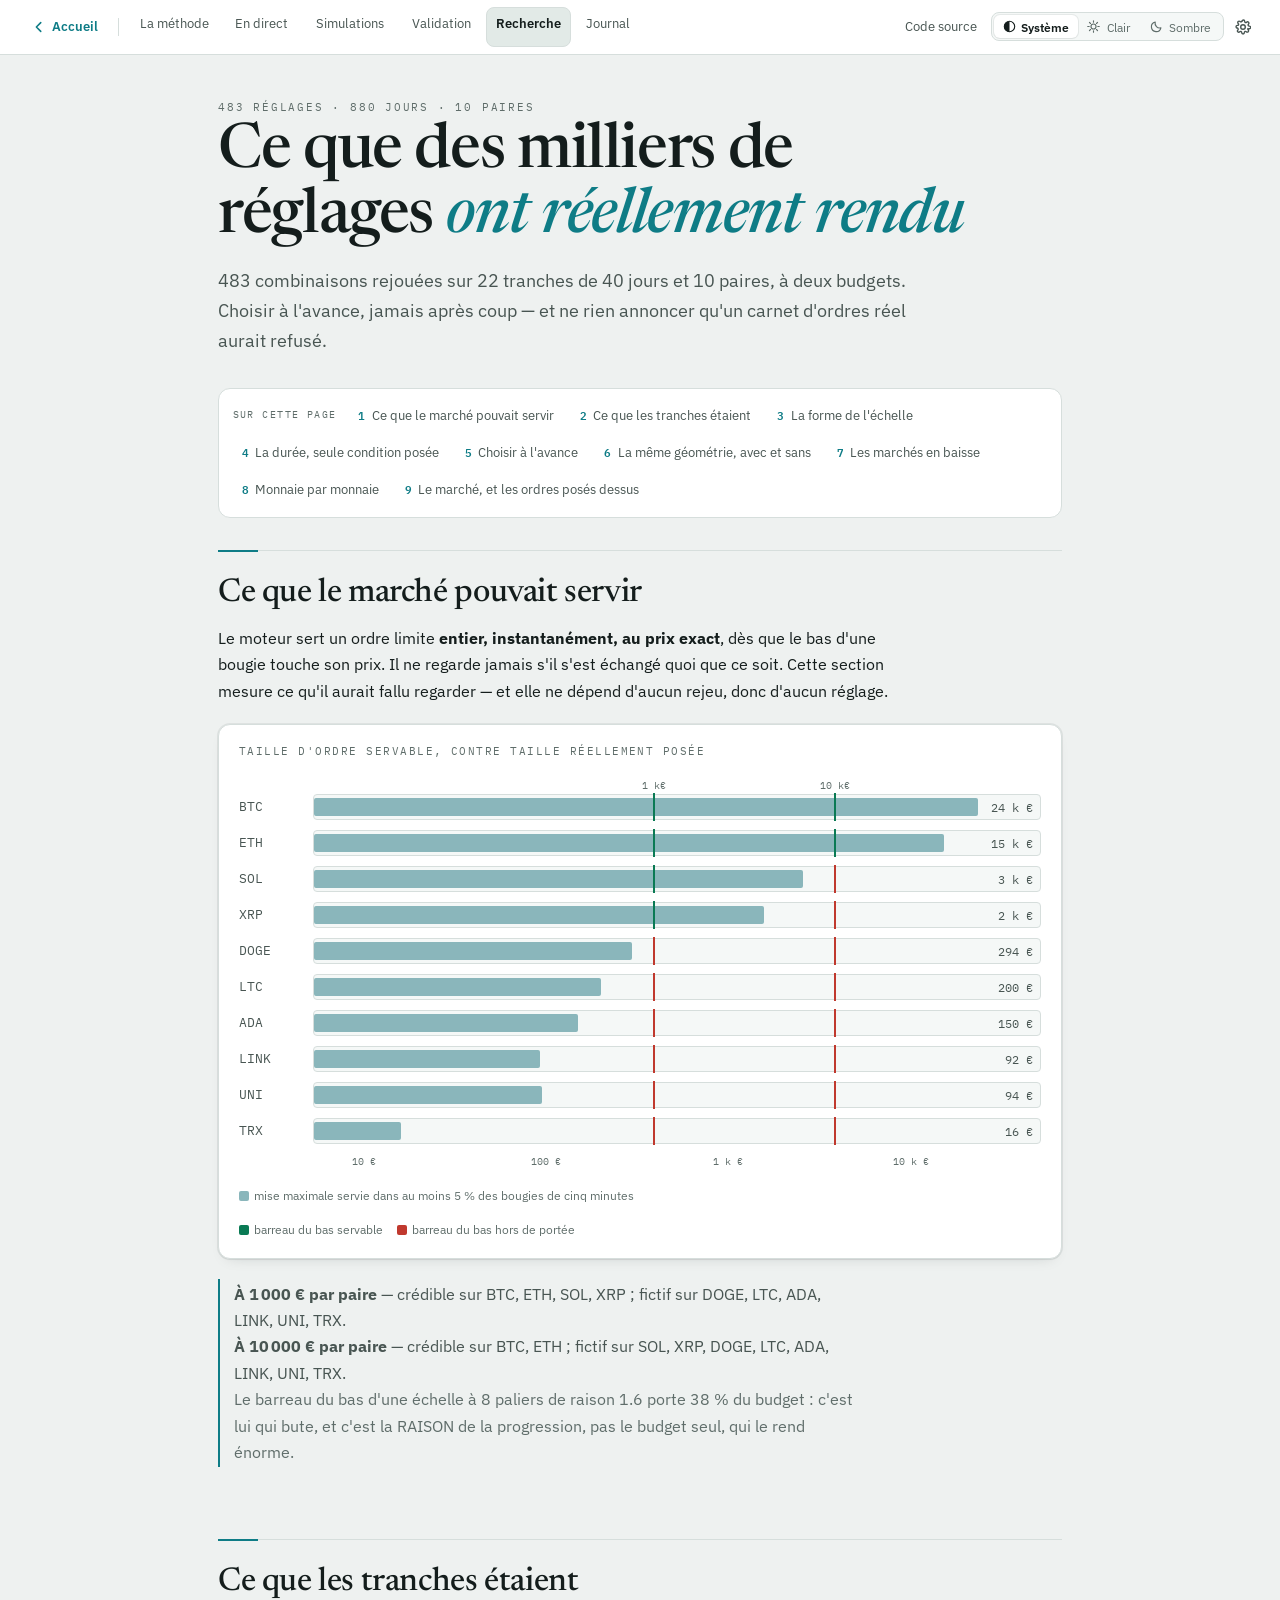
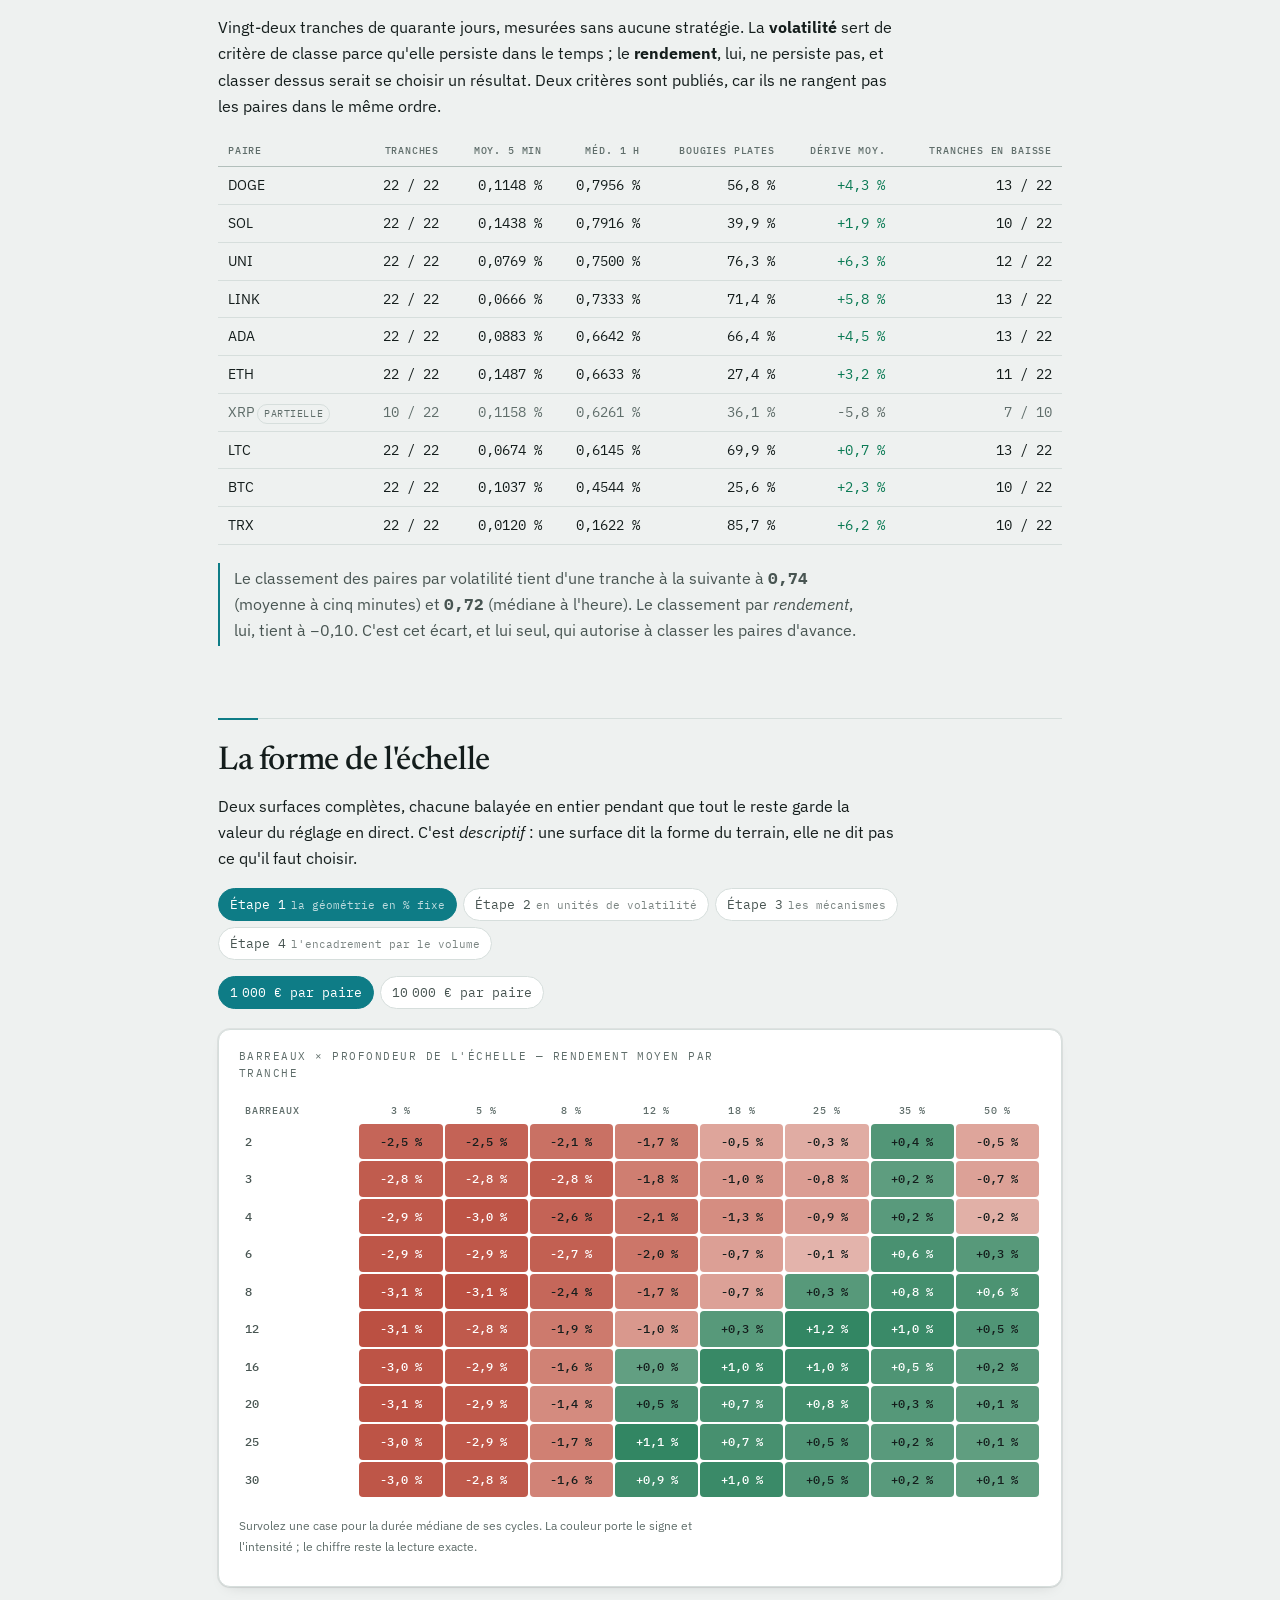
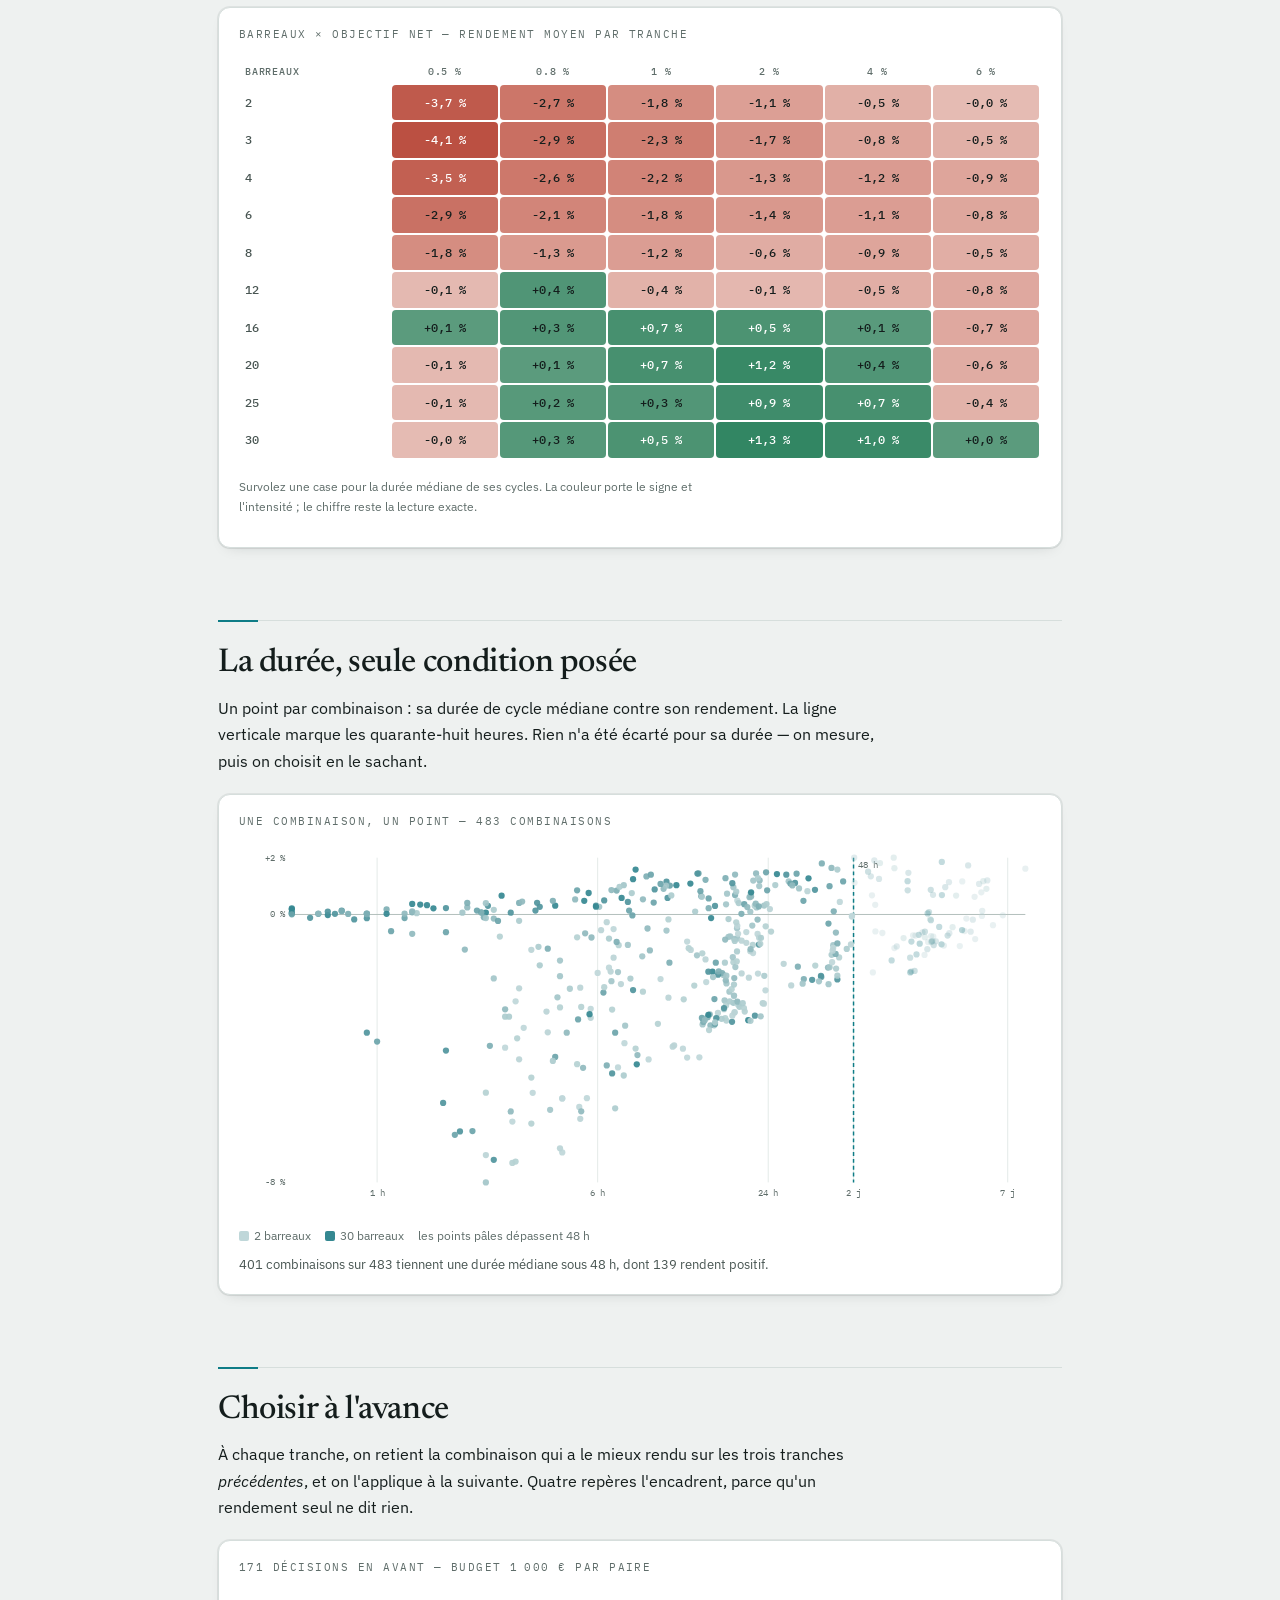
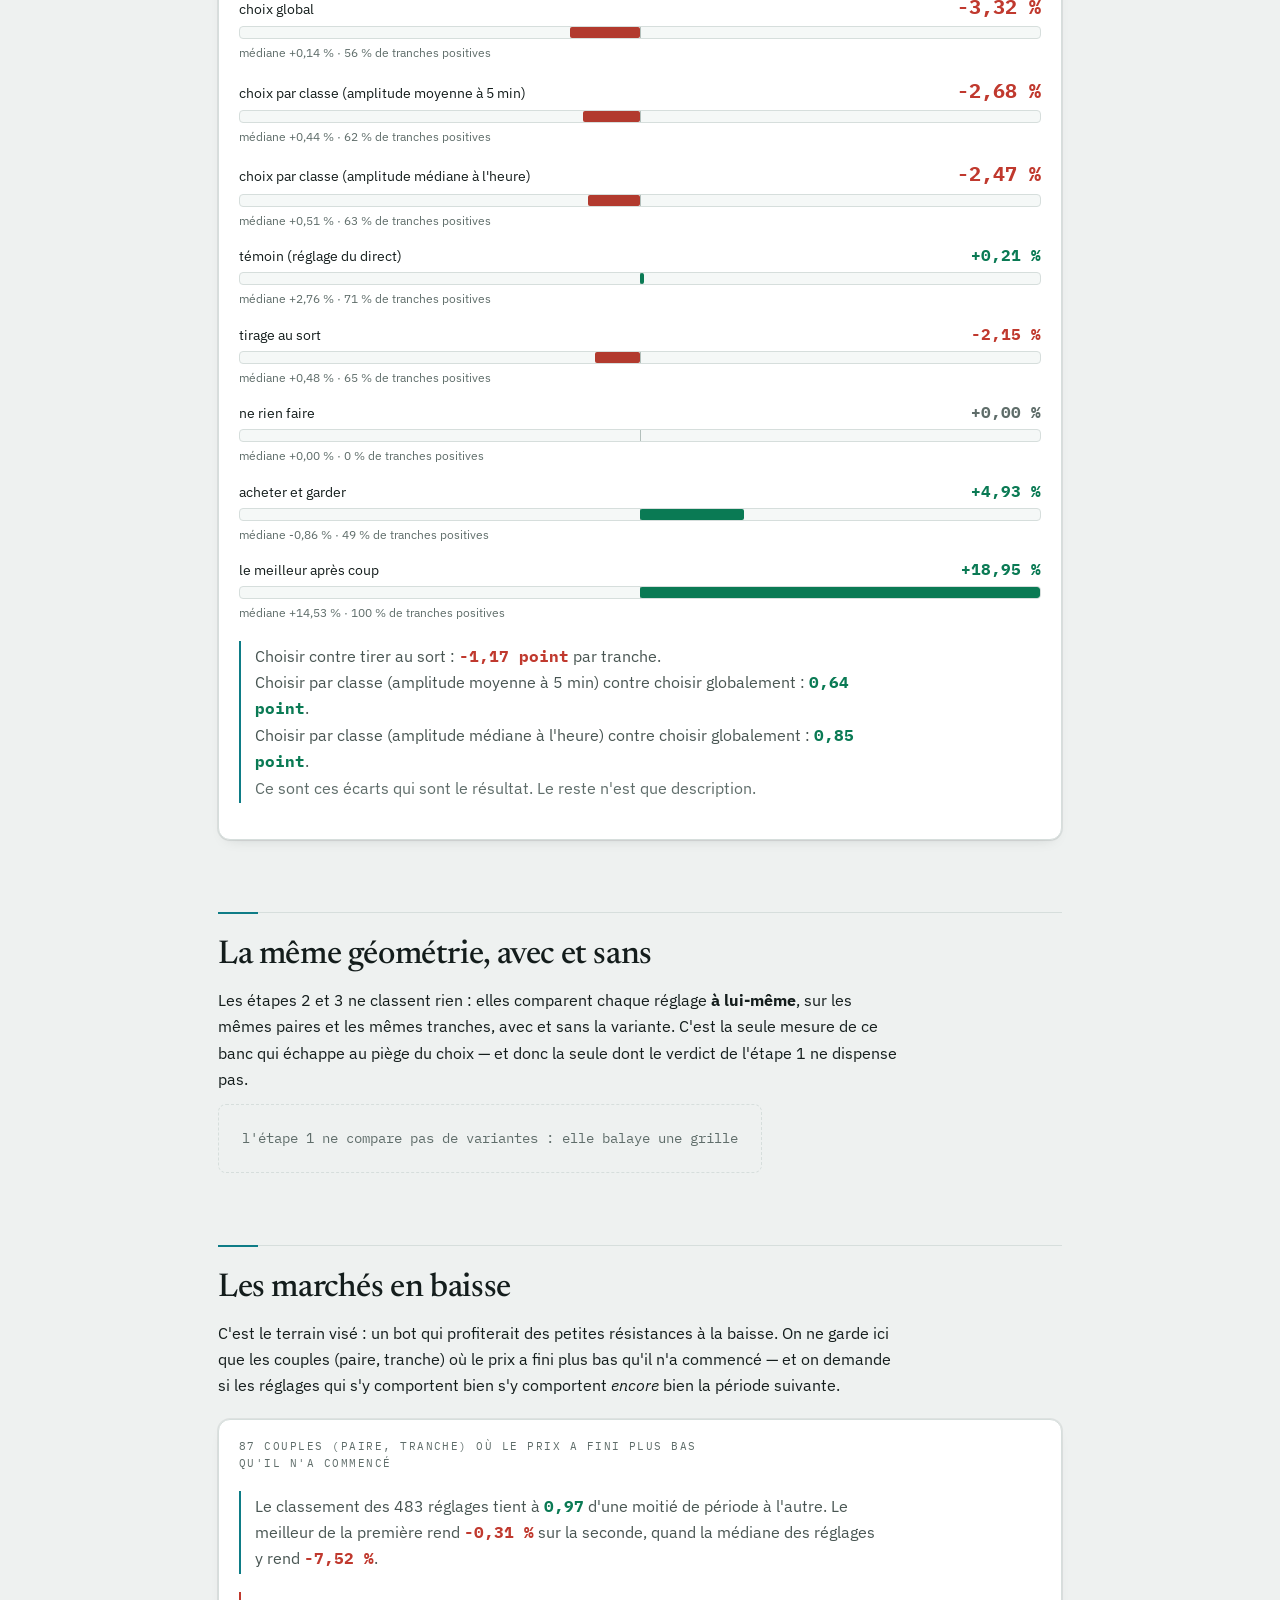
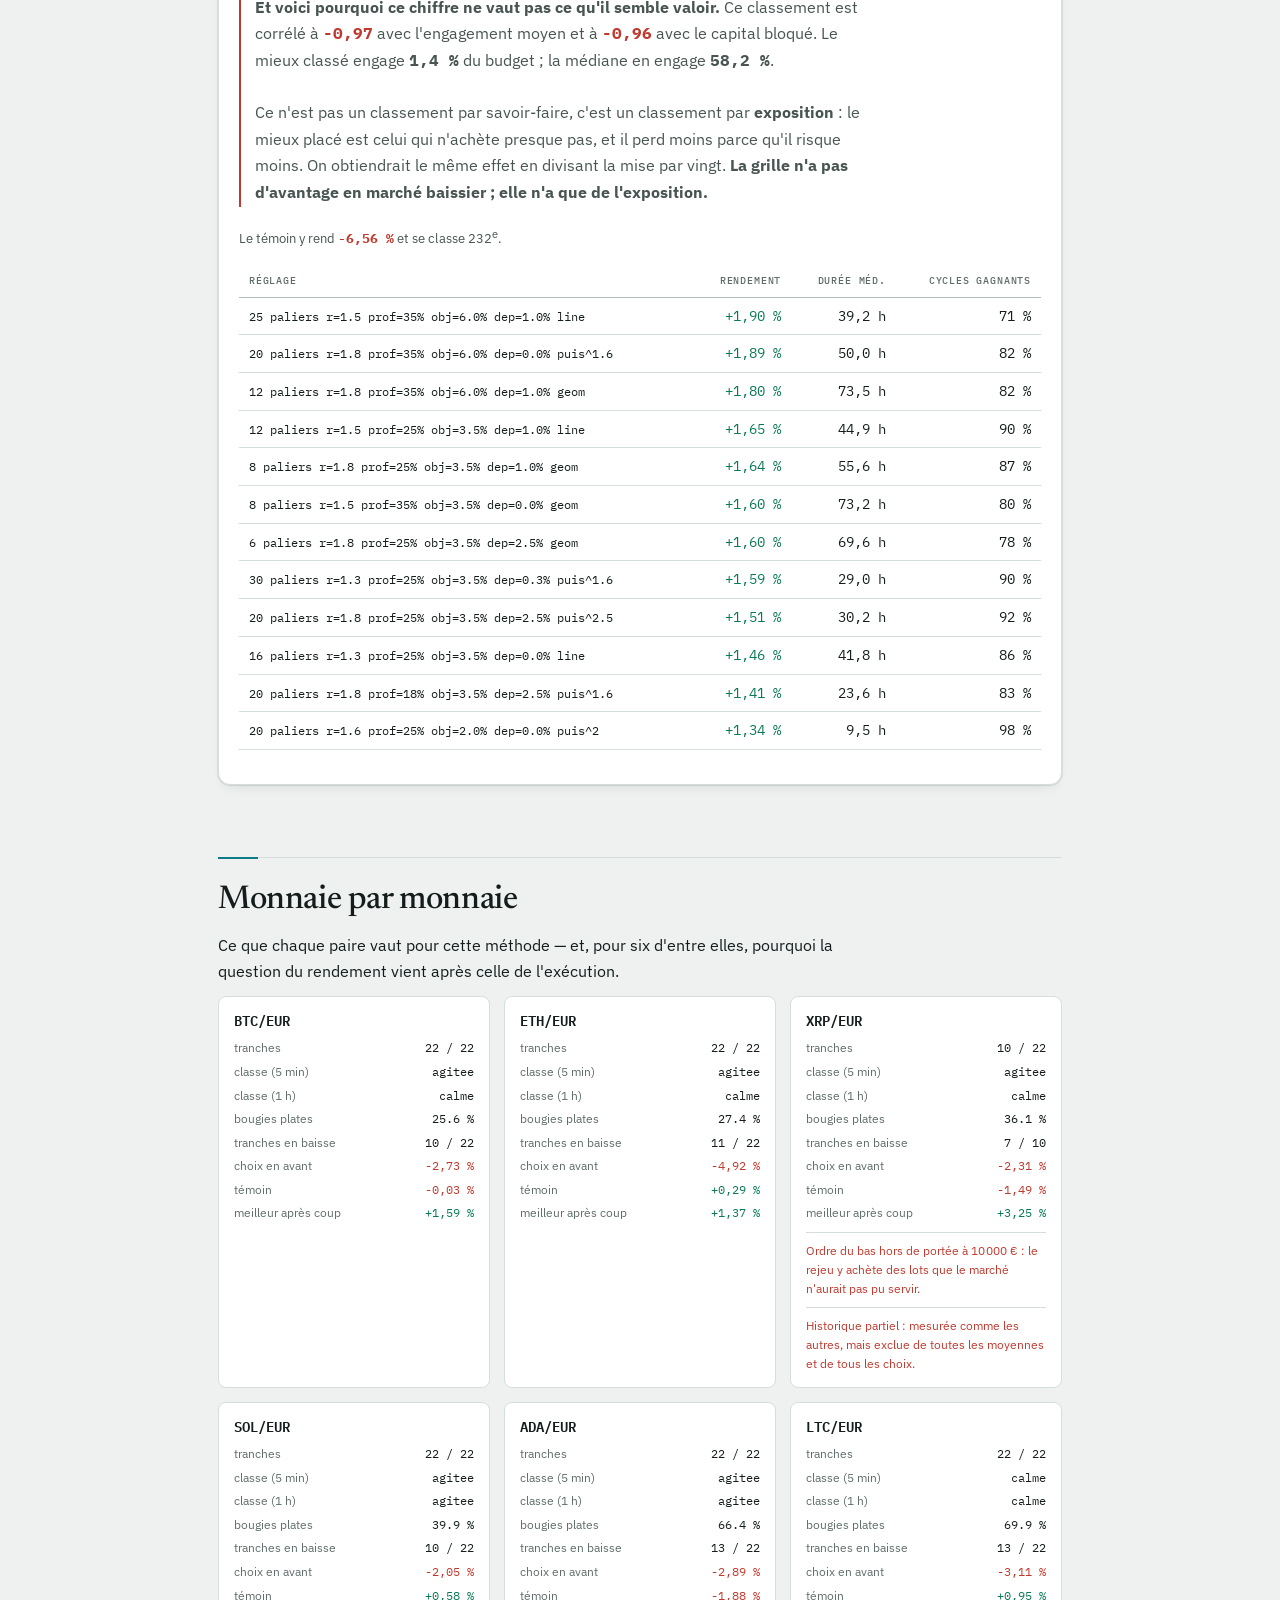
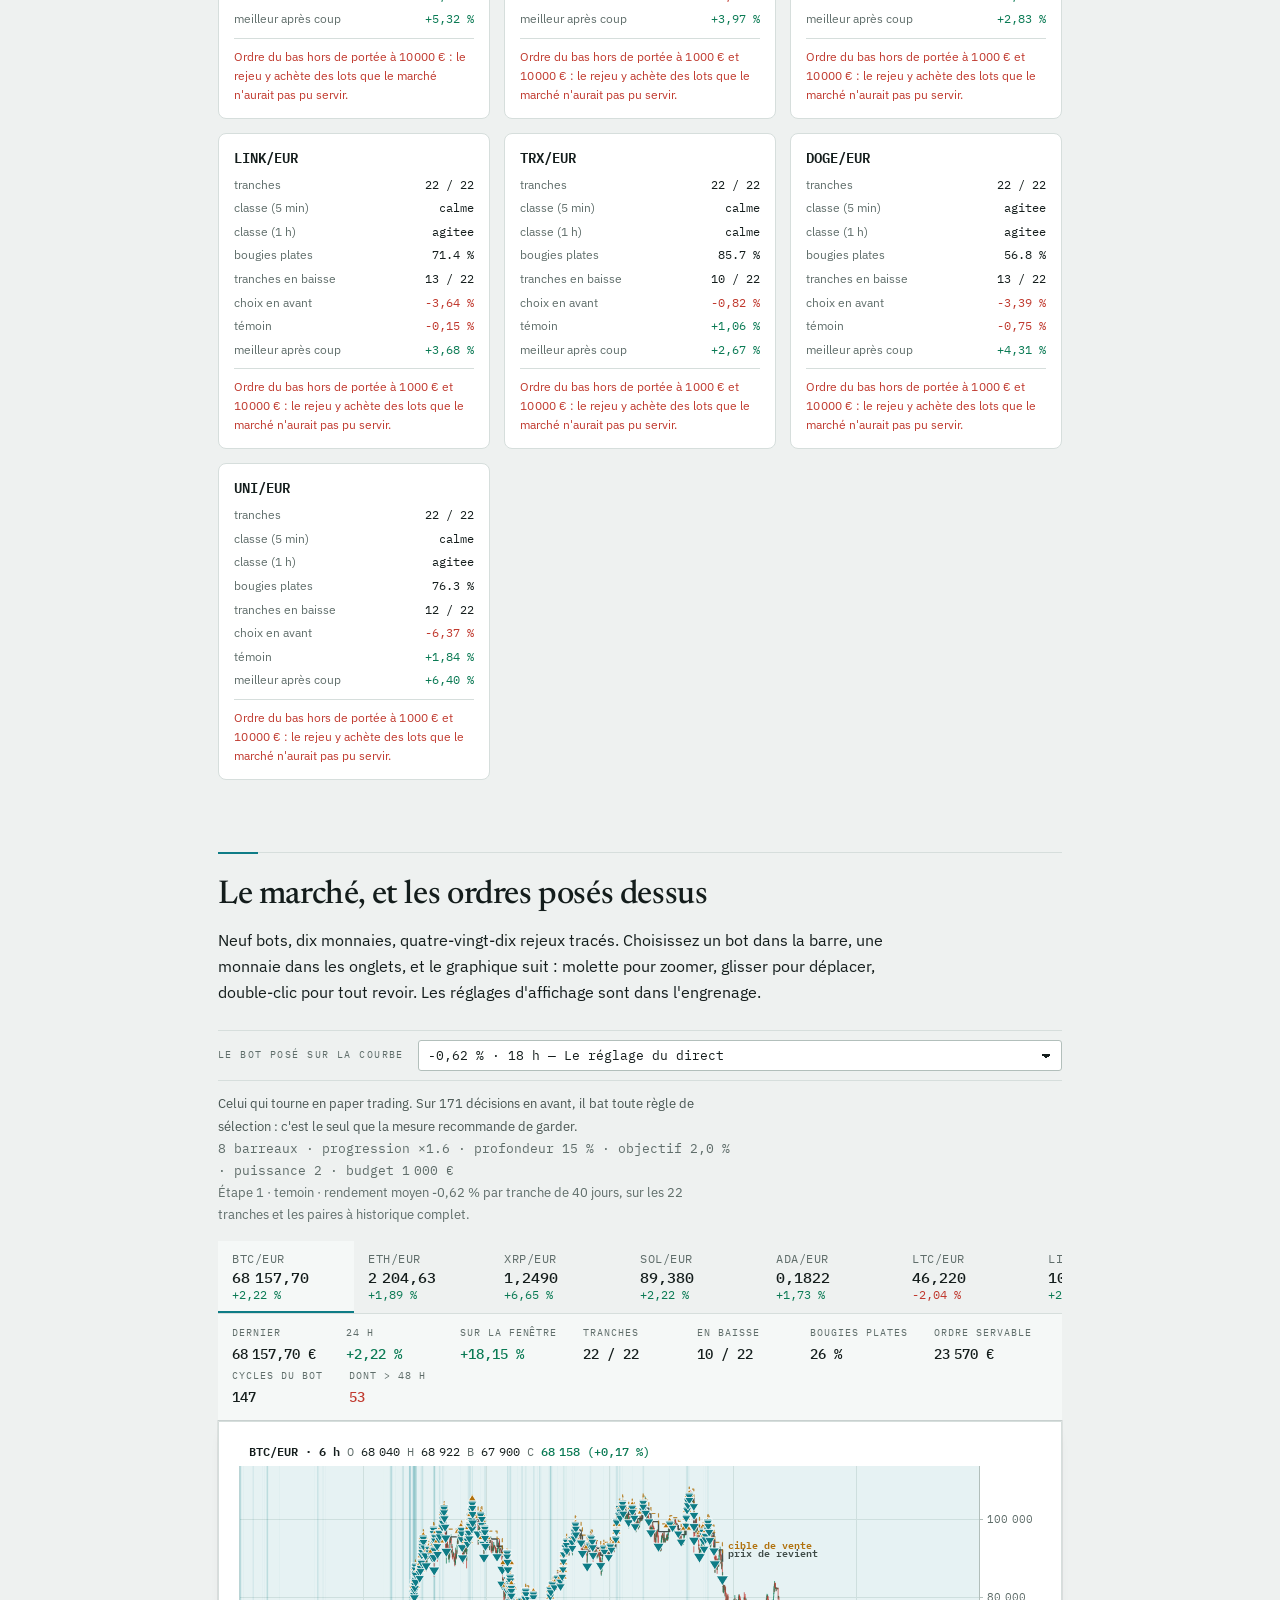
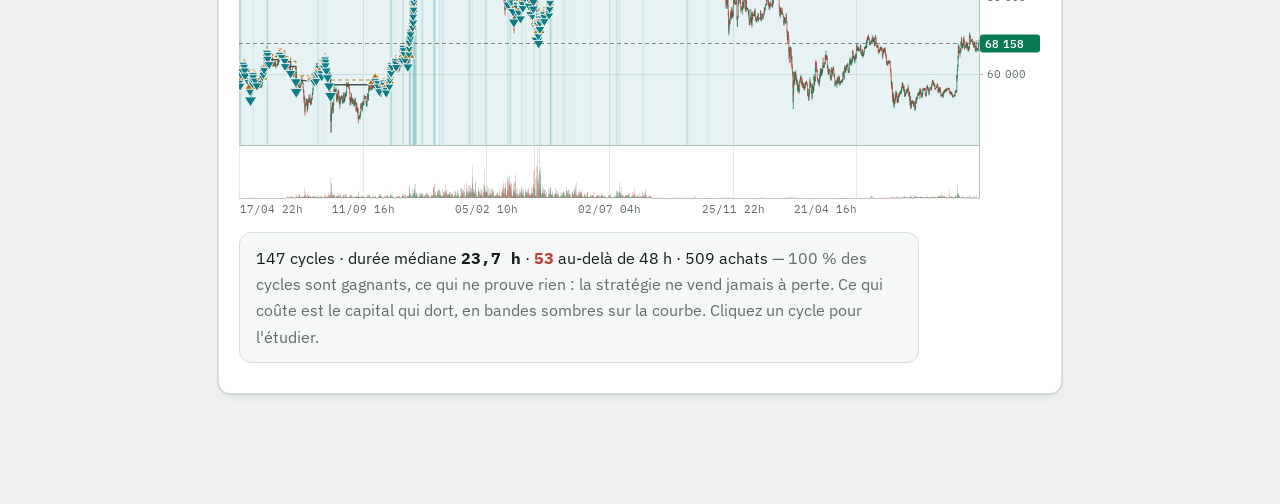
<file: docs/recherche.html>
<!doctype html>
<html lang="fr">
<head>
<meta charset="utf-8">
<meta name="viewport" content="width=device-width, initial-scale=1">
<title>La recherche d'un réglage</title>
<meta name="description" content="Des milliers de réglages rejoués sur vingt-deux tranches de quarante jours : ce que le marché permettait, ce que la durée autorise, et sur quelles monnaies la méthode est seulement exécutable.">
<link rel="preconnect" href="https://fonts.googleapis.com">
<link rel="preconnect" href="https://fonts.gstatic.com" crossorigin>
<link rel="stylesheet" href="https://fonts.googleapis.com/css2?family=Newsreader:ital,opsz,wght@0,6..72,400;0,6..72,500;0,6..72,600;1,6..72,400&family=IBM+Plex+Mono:wght@400;500;600&family=IBM+Plex+Sans:wght@400;500;600&display=swap">
<link rel="stylesheet" href="nav.css">
<link rel="stylesheet" href="jetons.css">
<link rel="stylesheet" href="gabarit.css">
<script src="prefs.js"></script>
<style>
*{box-sizing:border-box}
body{margin:0; background:var(--ground); color:var(--ink);
  font-family:"IBM Plex Sans",system-ui,-apple-system,"Segoe UI",sans-serif;
  font-size:var(--corps); line-height:1.65; -webkit-text-size-adjust:100%}
.enveloppe{max-width:880px; margin:0 auto; padding:clamp(22px,5vw,44px) 18px 90px}
h1,h2,h3{font-family:var(--f-titre); font-weight:500; margin:0;
  text-wrap:balance; font-optical-sizing:auto}
h1{font-size:var(--t-affiche); line-height:1.03; letter-spacing:-.022em}
h1 em,h2 em{font-style:italic; color:var(--achat)}
h2{font-size:var(--t-section); line-height:1.15; letter-spacing:-.012em;
  margin:var(--e-8) 0 var(--e-2); position:relative;
  padding-top:var(--e-5); border-top:1px solid var(--rule)}
h2::before{content:""; position:absolute; top:-1px; left:0;
  width:40px; height:2px; background:var(--achat)}
h2:first-of-type{margin-top:var(--e-6)}
h3{font-size:var(--t-sous); font-weight:600; line-height:1.3; margin:var(--e-5) 0 2px}
p{margin:.75em 0; max-width:68ch}
a{color:var(--achat)}
.num,.mono{font-family:var(--f-mono); font-variant-numeric:tabular-nums}
.eyebrow{font-family:var(--f-mono); font-size:.66rem; letter-spacing:.17em;
  text-transform:uppercase; color:var(--ink-3); margin:0 0 .5em}
.h{color:var(--hausse)} .b{color:var(--baisse)} .g{color:var(--ink-3)}
:focus-visible{outline:2px solid var(--focus); outline-offset:3px; border-radius:6px}
header.tete .chapo{max-width:64ch; color:var(--ink-2); font-size:var(--t-chapo);
  margin-top:.8em}

.carte{background:var(--surface); border:1px solid var(--rule); border-radius:var(--r-3);
  box-shadow:var(--ombre); padding:18px 20px; margin:20px 0}
.carte .titre{font-family:var(--f-mono); font-size:.66rem; letter-spacing:.14em;
  text-transform:uppercase; color:var(--ink-3); margin:0 0 14px}
/*  .glose ET NON .dit : gabarit.css definit deja .dit, et ce n'est pas un bloc de
    commentaire — c'est une INFOBULLE FLOTTANTE, position:fixed en bas de l'ecran,
    fond inverse et animation qui la fait disparaitre en 1,4 s. Mes six blocs de
    commentaire, dont les plus importants de la page, s'empilaient donc au bas de
    la fenetre en clair sur fond sombre, puis s'effacaient. Une page qui reutilise
    un nom du systeme partage en herite de TOUT ce qu'elle ne neutralise pas.  */
.glose{border-left:2px solid var(--achat); padding:2px 0 2px 14px; margin:18px 0;
  color:var(--ink-2); max-width:64ch}

/*  Les tableaux larges défilent DANS leur boîte : le corps de page ne part
    jamais de côté, ce qui casse la lecture sur téléphone.  */
.tab{overflow-x:auto; margin:16px 0; -webkit-overflow-scrolling:touch}
table{border-collapse:collapse; width:100%; min-width:560px; font-size:.86rem}
th,td{padding:7px 10px; text-align:right; border-bottom:1px solid var(--rule);
  white-space:nowrap}
th{font-family:var(--f-mono); font-size:.64rem; font-weight:500; letter-spacing:.08em;
  text-transform:uppercase; color:var(--ink-3); text-align:right;
  border-bottom:1px solid var(--rule-fort)}
th:first-child,td:first-child{text-align:left}
td.n{font-family:var(--f-mono); font-variant-numeric:tabular-nums}
tbody tr:hover{background:var(--surface-survol)}
tr.faible td{color:var(--ink-3)}

/*  La figure de l'exécutabilité : une échelle LOGARITHMIQUE, parce que les
    volumes vont de cinquante mille à quatorze millions d'euros par jour et
    qu'une échelle linéaire écraserait huit paires sur dix contre l'axe.  */
.exec{display:flex; flex-direction:column; gap:10px; margin:18px 0}
.exec .ligne{display:grid; grid-template-columns:62px 1fr; gap:12px; align-items:center}
.exec .nom{font-family:var(--f-mono); font-size:.8rem; color:var(--ink-2)}
.exec .piste{position:relative; height:26px; background:var(--surface-2);
  border:1px solid var(--rule); border-radius:var(--r-1)}
.exec .barre{position:absolute; top:3px; bottom:3px; left:0; border-radius:2px;
  background:color-mix(in oklab, var(--achat) 52%, var(--surface-2))}
.exec .mise{position:absolute; top:-2px; bottom:-2px; width:2px}
/*  L'étiquette du budget n'est portée QUE par la première ligne : répétée sur
    les dix, elle transformait une figure lisible en grille de texte. Le repère
    vertical, lui, reste sur chaque ligne — c'est lui qui porte la comparaison. */
.exec .ligne:first-child .mise::after{content:attr(data-l); position:absolute;
  top:-15px; left:50%; transform:translateX(-50%); font-family:var(--f-mono);
  font-size:.6rem; color:var(--ink-3); white-space:nowrap}
.exec .ligne:first-child{margin-top:15px}
.exec .val{position:absolute; right:7px; top:50%; transform:translateY(-50%);
  font-family:var(--f-mono); font-size:.72rem; color:var(--ink-2)}
.exec .ech{display:grid; grid-template-columns:62px 1fr; gap:12px;
  font-family:var(--f-mono); font-size:.6rem; color:var(--ink-3)}
.exec .ech .g2{position:relative; height:14px}
.exec .ech span{position:absolute; transform:translateX(-50%)}

.legende{display:flex; flex-wrap:wrap; gap:14px; font-size:.76rem; color:var(--ink-3);
  margin:10px 0 0}
.legende i{display:inline-block; width:10px; height:10px; border-radius:2px;
  margin-right:5px; vertical-align:-1px}

/*  La carte de chaleur des surfaces : une ligne par nombre de barreaux, une
    case par valeur de l'autre axe.  */
.chaleur table{border-collapse:separate; border-spacing:2px; min-width:520px;
  font-size:.74rem}
.chaleur th{border:0; padding:2px 4px; text-align:center}
.chaleur th.g{text-align:left; min-width:70px}
.chaleur td{text-align:center; padding:8px 4px; border:0; border-radius:var(--r-1);
  font-family:var(--f-mono); font-variant-numeric:tabular-nums; font-weight:500}
.chaleur td.nom{background:none; color:var(--ink-2); text-align:left;
  font-family:var(--f-mono)}
.chaleur td.vide{background:var(--surface-2); color:var(--ink-3)}

/*  Le sommaire : sept sections font une page longue, et sans lui on ne sait pas
    ce qu'il y a plus bas. Même forme que celui du simulateur — une page du même
    banc ne doit pas se naviguer de deux façons différentes.  */
.sommaire{display:flex; flex-wrap:wrap; align-items:center; gap:.35rem .5rem;
  margin:var(--e-6) 0 0; padding:.7rem .85rem; border:1px solid var(--rule);
  border-radius:var(--r-3); background:var(--surface)}
.sommaire .lab-o{font-family:var(--f-mono); font-size:.64rem; letter-spacing:.14em;
  text-transform:uppercase; color:var(--ink-3); margin-right:.3rem}
.sommaire a{display:inline-flex; align-items:baseline; gap:.4rem; text-decoration:none;
  font-size:.82rem; color:var(--ink-2); padding:.25rem .5rem; border-radius:var(--r-2);
  border:1px solid transparent; transition:background-color var(--c-std),
  border-color var(--c-std), color var(--c-std)}
.sommaire a:hover,.sommaire a:focus-visible{background:var(--surface-survol);
  border-color:var(--rule-survol); color:var(--ink)}
.sommaire a b{font-family:var(--f-mono); font-size:.7rem; color:var(--achat);
  font-weight:600}
@media print{.sommaire{display:none}}

/*  ————————————————— LES COMMANDES DU GRAPHIQUE —————————————————
    Reprises du simulateur, parce qu'une page du meme banc ne doit pas se
    piloter de deux facons differentes : une barre collante pour le BOT, une
    rangee d'onglets pour la MONNAIE, un bandeau de chiffres, puis la courbe.
    La barre se colle sous la navigation, dont nav.js publie la hauteur reelle
    dans --h-nav — sans quoi deux elements a top:0 se recouvrent.  */
/*  .commandes ET NON .barre : la figure d'exécutabilité, plus haut, habille ses
    dix barres avec « .exec .barre ». Une règle « .barre » nue ne les écrase pas
    — la spécificité du sélecteur descendant gagne — mais elle leur AJOUTE tout
    ce que celui-ci ne déclare pas : un filet au-dessus et au-dessous, une marge
    haute et un flou d'arrière-plan sur chacune des dix barres. Un nom réutilisé
    n'entre pas toujours en conflit ; parfois il se contente d'ajouter.  */
.commandes{position:sticky; top:var(--h-nav); z-index:30;
  background:color-mix(in srgb,var(--ground) 90%,transparent);
  backdrop-filter:blur(10px); border-block:1px solid var(--rule);
  margin-top:var(--e-5)}
.commandes-in{display:flex; flex-wrap:wrap; gap:.35rem .9rem; align-items:center;
  padding:.6rem 0; min-width:0}
.lab-o{font-family:var(--f-mono); font-size:.64rem; letter-spacing:.14em;
  text-transform:uppercase; color:var(--ink-3); white-space:nowrap}
/*  Le menu est désigné par son IDENTIFIANT et non par « select » : une règle
    d'élément habillerait aussi tout menu qu'un script partagé viendrait poser
    sur cette page. reglages.js n'en pose aucun aujourd'hui — son sélecteur de
    thème est un groupe de boutons radio, par choix documenté — mais une règle
    qui ne tient que tant qu'un autre fichier ne change pas n'est pas une règle. */
#sel-bot{font-family:var(--f-mono); font-size:.8rem; color:var(--ink);
  background:var(--surface); border:1px solid var(--rule-fort); border-radius:3px;
  padding:.35rem 1.9rem .35rem .55rem; min-width:0; flex:1 1 22rem;
  text-overflow:ellipsis; appearance:none;
  background-image:linear-gradient(45deg,transparent 50%,currentColor 50%),
                   linear-gradient(135deg,currentColor 50%,transparent 50%);
  background-position:calc(100% - 15px) 52%,calc(100% - 10px) 52%;
  background-size:5px 5px,5px 5px; background-repeat:no-repeat}
.detail-bot{font-size:.84rem; color:var(--ink-2); margin:.7rem 0 0; max-width:64ch}

.paires{display:flex; overflow-x:auto; border-bottom:1px solid var(--rule);
  margin-top:var(--e-4); -webkit-overflow-scrolling:touch}
.paires.attend{opacity:.5; pointer-events:none}
.paire-onglet{flex:0 0 auto; padding:.6rem .9rem; background:none; border:none;
  border-bottom:2px solid transparent; cursor:pointer; text-align:left;
  min-width:8.5rem; color:var(--ink)}
.paire-onglet[aria-selected="true"]{border-bottom-color:var(--achat);
  background:var(--surface-2)}
.paire-onglet:hover{background:var(--surface-survol)}
.paire-onglet .p{display:block; font-family:var(--f-mono); font-size:.72rem;
  color:var(--ink-3); letter-spacing:.04em}
.paire-onglet .v{display:block; font-family:var(--f-mono); font-size:.94rem;
  font-weight:500; font-variant-numeric:tabular-nums; margin-top:.1rem}
.paire-onglet .d{display:block; font-family:var(--f-mono); font-size:.72rem;
  font-variant-numeric:tabular-nums}

.stats{display:flex; flex-wrap:wrap; gap:.1rem 1.6rem; padding:.7rem .9rem;
  border-bottom:1px solid var(--rule); background:var(--surface-2)}
.stat{display:flex; flex-direction:column; min-width:5.5rem}
.stat .k{font-family:var(--f-mono); font-size:.62rem; letter-spacing:.1em;
  text-transform:uppercase; color:var(--ink-3)}
.stat .v{font-family:var(--f-mono); font-size:.86rem; font-weight:500;
  font-variant-numeric:tabular-nums; margin-top:.1rem}
.carte-graphe{margin-top:0; border-top-left-radius:0; border-top-right-radius:0}

.bar{display:grid; gap:3px; margin-bottom:12px}
.bar .lab{display:flex; justify-content:space-between; gap:12px; align-items:baseline;
  font-size:.88rem}
.bar .lab b{font-family:var(--f-mono); font-size:1.02rem}
.bar .piste{position:relative; height:13px; background:var(--surface-2);
  border:1px solid var(--rule); border-radius:var(--r-1); overflow:hidden}
.bar .zero{position:absolute; top:0; bottom:0; width:1px; background:var(--rule-fort)}
.bar .val{position:absolute; top:0; bottom:0; border-radius:2px}
.bar .quoi{font-size:.78rem; color:var(--ink-3); max-width:64ch}
.bar.vedette .lab b{font-size:1.22rem}

.onglets{display:flex; flex-wrap:wrap; gap:6px; margin:16px 0 8px}
.onglets button{font:inherit; font-size:.8rem; font-family:var(--f-mono);
  padding:5px 11px; border-radius:999px; border:1px solid var(--rule);
  background:var(--surface); color:var(--ink-2); cursor:pointer;
  transition:background var(--c-std),border-color var(--c-std)}
.onglets button:hover{background:var(--surface-survol); border-color:var(--rule-survol)}
.onglets button[aria-pressed="true"]{background:var(--achat); color:var(--sur-vif);
  border-color:var(--achat)}
.onglets button .sous{font-size:.66rem; opacity:.72; margin-left:5px}

.grille-fiches{display:grid; gap:14px;
  grid-template-columns:repeat(auto-fill,minmax(248px,1fr))}
.fiche{background:var(--surface); border:1px solid var(--rule); border-radius:var(--r-2);
  padding:14px 15px}
.fiche h3{margin:0 0 8px; font-family:var(--f-mono); font-size:.86rem; font-weight:600}
.fiche dl{display:grid; grid-template-columns:auto 1fr; gap:3px 10px; margin:0;
  font-size:.78rem}
.fiche dt{color:var(--ink-3)}
.fiche dd{margin:0; text-align:right; font-family:var(--f-mono);
  font-variant-numeric:tabular-nums}
.fiche .avert{margin-top:9px; padding-top:8px; border-top:1px solid var(--rule);
  font-size:.72rem; color:var(--baisse)}
.etiq{display:inline-block; font-family:var(--f-mono); font-size:.6rem;
  letter-spacing:.06em; text-transform:uppercase; padding:1px 6px; border-radius:999px;
  border:1px solid var(--rule); color:var(--ink-3)}
.etiq.ko{border-color:var(--baisse); color:var(--baisse)}
.etiq.ok{border-color:var(--hausse); color:var(--hausse-txt)}

.attend{color:var(--ink-3); font-size:.86rem; font-family:var(--f-mono);
  padding:22px; text-align:center; border:1px dashed var(--rule);
  border-radius:var(--r-2)}
.nuage{width:100%; height:auto; display:block}
.nuage text{font-family:var(--f-mono); font-size:9px; fill:var(--ink-3)}
svg text{font-feature-settings:"tnum" 1}
@media print{
  .barre-nav,.onglets{display:none}
  body{background:#fff}
  h2{break-after:avoid} .carte,.fiche{break-inside:avoid}
}
</style>
</head>
<body>
<div class="enveloppe">

<header class="tete">
  <p class="eyebrow" id="chapeau">La recherche</p>
  <h1>Ce que des milliers de réglages <em>ont réellement rendu</em></h1>
  <p class="chapo" id="chapo">Chargement des mesures…</p>
</header>

<h2>Ce que le marché pouvait servir</h2>
<p>Le moteur sert un ordre limite <strong>entier, instantanément, au prix exact</strong>, dès
que le bas d'une bougie touche son prix. Il ne regarde jamais s'il s'est échangé quoi que
ce soit. Cette section mesure ce qu'il aurait fallu regarder — et elle ne dépend d'aucun
rejeu, donc d'aucun réglage.</p>

<div class="carte">
  <p class="titre">Taille d'ordre servable, contre taille réellement posée</p>
  <div id="exec" class="attend">en attente de la mesure d'exécution</div>
  <p class="legende" id="exec-leg"></p>
</div>
<div id="exec-verdict"></div>

<h2>Ce que les tranches étaient</h2>
<p>Vingt-deux tranches de quarante jours, mesurées sans aucune stratégie. La
<strong>volatilité</strong> sert de critère de classe parce qu'elle persiste dans le temps ;
le <strong>rendement</strong>, lui, ne persiste pas, et classer dessus serait se choisir un
résultat. Deux critères sont publiés, car ils ne rangent pas les paires dans le même ordre.</p>
<div class="tab"><table id="t-marche"><tbody><tr><td class="attend">en attente</td></tr></tbody></table></div>
<div id="stabilite"></div>

<h2>La forme de l'échelle</h2>
<p>Deux surfaces complètes, chacune balayée en entier pendant que tout le reste garde la
valeur du réglage en direct. C'est <em>descriptif</em> : une surface dit la forme du terrain,
elle ne dit pas ce qu'il faut choisir.</p>
<div class="onglets" id="onglets-etape"></div>
<div class="onglets" id="onglets-budget"></div>
<div id="surfaces"><p class="attend">en attente du balayage</p></div>

<h2>La durée, seule condition posée</h2>
<p>Un point par combinaison : sa durée de cycle médiane contre son rendement. La ligne
verticale marque les quarante-huit heures. Rien n'a été écarté pour sa durée — on mesure,
puis on choisit en le sachant.</p>
<div id="nuage"><p class="attend">en attente du balayage</p></div>

<h2>Choisir à l'avance</h2>
<p>À chaque tranche, on retient la combinaison qui a le mieux rendu sur les trois tranches
<em>précédentes</em>, et on l'applique à la suivante. Quatre repères l'encadrent, parce qu'un
rendement seul ne dit rien.</p>
<div id="avant"><p class="attend">en attente du balayage</p></div>

<h2>La même géométrie, avec et sans</h2>
<p>Les étapes 2 et 3 ne classent rien : elles comparent chaque réglage <strong>à
lui-même</strong>, sur les mêmes paires et les mêmes tranches, avec et sans la variante.
C'est la seule mesure de ce banc qui échappe au piège du choix — et donc la seule dont le
verdict de l'étape 1 ne dispense pas.</p>
<div id="appariee"><p class="attend">disponible à partir de l'étape 2</p></div>

<h2>Les marchés en baisse</h2>
<p>C'est le terrain visé : un bot qui profiterait des petites résistances à la baisse.
On ne garde ici que les couples (paire, tranche) où le prix a fini plus bas qu'il n'a
commencé — et on demande si les réglages qui s'y comportent bien s'y comportent
<em>encore</em> bien la période suivante.</p>
<div id="baisse"><p class="attend">en attente du balayage</p></div>

<h2>Monnaie par monnaie</h2>
<p>Ce que chaque paire vaut pour cette méthode — et, pour six d'entre elles, pourquoi la
question du rendement vient après celle de l'exécution.</p>
<div id="fiches" class="grille-fiches"></div>

<h2>Le marché, et les ordres posés dessus</h2>
<p>Neuf bots, dix monnaies, quatre-vingt-dix rejeux tracés. Choisissez un bot dans la barre,
une monnaie dans les onglets, et le graphique suit : molette pour zoomer, glisser pour
déplacer, double-clic pour tout revoir. Les réglages d'affichage sont dans l'engrenage.</p>

<div class="commandes">
  <div class="commandes-in">
    <!--  Un vrai <label for>, et non un <span> : le simulateur emploie un span,
          et un lecteur d'écran y annonce « liste, 1 sur 8 » sans dire de quoi.
          On reprend le modèle d'interaction, pas ses lacunes.  -->
    <label class="lab-o" for="sel-bot">Le bot posé sur la courbe</label>
    <select id="sel-bot"></select>
  </div>
</div>
<p class="detail-bot" id="detail-bot"></p>

<div class="paires" id="onglets-paire" role="tablist"
     aria-label="Choisir la monnaie"></div>
<div class="stats" id="stats-paire"></div>
<div class="carte carte-graphe">
  <div id="graphe" class="attend">chargement…</div>
  <p id="cycle-info" class="bandeau-cycle"></p>
</div>

</div>

<link rel="stylesheet" href="nav.css">
<script src="nav.js" defer></script>
<script src="marche.js" defer></script>
<script src="reglages.js" defer></script>
<script>
(function () {
  "use strict";
  const $ = (s) => document.querySelector(s);
  const el = (t, a, p) => { const n = document.createElement(t);
    for (const k in (a || {})) { if (k === "t") n.textContent = a[k];
      else if (k === "html") n.innerHTML = a[k]; else n.setAttribute(k, a[k]); }
    if (p) p.appendChild(n); return n; };
  const court = (s) => String(s).split("/")[0];
  /*  La virgule décimale, parce que la page est en français. toFixed rend un
   *  point ; le laisser passer donnait « +2.22 % » au milieu d'un texte qui
   *  écrit « 1 000 € » et « quarante-huit heures ».  */
  const vir = (s) => String(s).replace(".", ",");
  const pct = (x, n) => (x == null ? "—"
    : vir((x * 100).toFixed(n === undefined ? 2 : n)) + " %");
  const signe = (x, n) => (x == null ? "—"
    : (x >= 0 ? "+" : "") + vir((x * 100).toFixed(n === undefined ? 2 : n)) + " %");
  /*  Les montants s'écrivent comme en français : espace fine insécable pour les
   *  milliers, abrégé réservé aux millions. « 1 000 € » se lit, « 1 k € » se
   *  décode. La figure de l'exécutabilité garde l'abrégé sur son axe, où la
   *  place manque : elle passe `court` à vrai.  */
  const eur = (x, court) => {
    if (x >= 1e6) return (x / 1e6).toFixed(1).replace(".", ",") + " M";
    if (court && x >= 1e3) return Math.round(x / 1e3) + " k";
    return Math.round(x).toLocaleString("fr-FR").replace(/ /g, " ");
  };
  const cl = (x) => x == null ? "" : (x > 0 ? "h" : x < 0 ? "b" : "g");

  let D = null, ETAPE = 1, BUDGET = null, PAIRE = null, BOT = null, GRAPHE = null;
  const VUES = {};

  /* ————————————————————————————— l'exécutabilité ————————————————————————————
     La figure la plus importante de la page, donc la première. Échelle
     logarithmique : les volumes vont de cinquante mille à quatorze millions
     d'euros par jour, et une échelle linéaire collerait huit paires sur dix
     contre l'axe, ce qui effacerait exactement ce qu'on veut montrer.        */
  function poserExecution() {
    const boite = $("#exec");
    const x = D.execution;
    if (!x) { boite.textContent = "mesure d'exécution absente"; return; }
    boite.className = "exec";
    boite.textContent = "";

    const paires = Object.keys(x.paires)
      .sort((a, b) => x.paires[b].eur_par_jour - x.paires[a].eur_par_jour);
    const budgets = Object.keys(x.mises).sort((a, b) => a - b);
    //  La mise du barreau du BAS : c'est elle qui est énorme, puisque les mises
    //  croissent géométriquement et que le bas porte la plus grosse.
    const bas = {};
    for (const b of budgets) bas[b] = x.mises[b][x.mises[b].length - 1];

    const vals = paires.map(s => servable(x.paires[s]));
    const lo = Math.log10(Math.max(5, Math.min(...vals, ...Object.values(bas))) / 3);
    const hi = Math.log10(Math.max(...vals, ...Object.values(bas)) * 2.2);
    const P = (v) => Math.max(0, Math.min(100, (Math.log10(Math.max(v, 1)) - lo) / (hi - lo) * 100));

    for (const s of paires) {
      const d = x.paires[s];
      const v = servable(d);
      const li = el("div", { class: "ligne" }, boite);
      el("div", { class: "nom", t: court(s) }, li);
      const pi = el("div", { class: "piste" }, li);
      el("div", { class: "barre", style: "width:" + P(v) + "%" }, pi);
      for (const b of budgets) {
        el("div", { class: "mise", "data-l": Math.round(b / 1000) + " k€",
          style: "left:" + P(bas[b]) + "%; background:"
            + (bas[b] <= v ? "var(--hausse)" : "var(--baisse)") }, pi);
      }
      el("div", { class: "val", t: eur(v, true) + " €" }, pi);
    }
    //  Les graduations de l'échelle, sans quoi « une barre deux fois plus
    //  longue » ne voudrait rien dire sur un axe logarithmique.
    const e = el("div", { class: "ech" }, boite);
    el("div", {}, e);
    const g2 = el("div", { class: "g2" }, e);
    for (const t of [10, 100, 1000, 10000]) {
      if (Math.log10(t) < lo || Math.log10(t) > hi) continue;
      el("span", { style: "left:" + P(t) + "%", t: eur(t, true) + " €" }, g2);
    }
    $("#exec-leg").innerHTML =
      '<span><i style="background:color-mix(in oklab, var(--achat) 52%, var(--surface-2))">'
      + '</i>mise maximale servie dans au moins '
      + '5 % des bougies de cinq minutes</span>'
      + '<span><i style="background:var(--hausse)"></i>barreau du bas servable</span>'
      + '<span><i style="background:var(--baisse)"></i>barreau du bas hors de portée</span>';

    //  Le verdict, formulé comme le script le formule : au seuil de 5 %.
    const v = el("div", { class: "glose" }, null);
    const lignes = budgets.map(b => {
      const ok = paires.filter(s => bas[b] <= servable(x.paires[s]));
      const ko = paires.filter(s => bas[b] > servable(x.paires[s]));
      return "<strong>À " + eur(+b) + " € par paire</strong> — crédible sur "
        + (ok.map(court).join(", ") || "aucune paire")
        + " ; fictif sur " + (ko.map(court).join(", ") || "aucune") + ".";
    });
    v.innerHTML = lignes.join("<br>") + "<br><span class=\"g\">Le barreau du bas d'une "
      + "échelle à " + x.paliers + " paliers de raison " + x.ratio + " porte "
      + Math.round(bas[budgets[budgets.length - 1]] / +budgets[budgets.length - 1] * 100)
      + " % du budget : c'est lui qui bute, et c'est la RAISON de la progression, "
      + "pas le budget seul, qui le rend énorme.</span>";
    $("#exec-verdict").appendChild(v);
  }

  /*  La mise maximale qu'au moins 5 % des bougies de cinq minutes pouvaient
   *  absorber. Mesurée par scripts/mesurer_execution.py et transportée telle
   *  quelle : la page n'approche rien, sans quoi la figure la plus lourde de
   *  conséquence de tout le banc reposerait sur une estimation faite en
   *  JavaScript.                                                            */
  const servable = (d) => d.servable;

  /* ————————————————————————————————— le marché ———————————————————————————— */
  function poserMarche() {
    const t = $("#t-marche");
    t.innerHTML = "";
    const th = el("thead", {}, t), tr = el("tr", {}, th);
    for (const c of ["paire", "tranches", "moy. 5 min", "méd. 1 h", "bougies plates",
                     "dérive moy.", "tranches en baisse"]) el("th", { t: c }, tr);
    const tb = el("tbody", {}, t);
    const paires = Object.keys(D.marche).sort((a, b) => D.marche[b].med1h - D.marche[a].med1h);
    for (const s of paires) {
      const d = D.marche[s];
      const r = el("tr", d.partielle ? { class: "faible" } : {}, tb);
      //  Pas de pastille de couleur : elle n'encodait rien que le nom ne dise
      //  deja, et elle empruntait --o1..--o3 qui sont des couches d'OMBRE
      //  (rgba(20,29,28,.07)), pas des couleurs. Un signe qui ne porte aucune
      //  information n'a pas sa place dans un tableau de sept colonnes.
      const c0 = el("td", {}, r);
      c0.innerHTML = court(s)
        + (d.partielle ? ' <span class="etiq">partielle</span>' : "");
      el("td", { class: "n", t: d.tranches + " / " + D.n_blocs }, r);
      el("td", { class: "n", t: vir((d.moy5 * 100).toFixed(4)) + " %" }, r);
      el("td", { class: "n", t: vir((d.med1h * 100).toFixed(4)) + " %" }, r);
      el("td", { class: "n", t: vir((d.plat5 * 100).toFixed(1)) + " %" }, r);
      el("td", { class: "n " + cl(d.derive), t: signe(d.derive, 1) }, r);
      el("td", { class: "n", t: d.baissieres + " / " + d.tranches }, r);
    }
    const s = D.stabilite || {};
    const box = el("div", { class: "glose" }, null);
    box.innerHTML = "Le classement des paires par volatilité tient d'une tranche à la "
      + "suivante à <b class=\"mono\">" + (s.moy5 ? vir(s.moy5.moyenne.toFixed(2)) : "?")
      + "</b> (moyenne à cinq minutes) et <b class=\"mono\">"
      + (s.med1h ? vir(s.med1h.moyenne.toFixed(2)) : "?") + "</b> (médiane à l'heure). "
      + "Le classement par <em>rendement</em>, lui, tient à −0,10. C'est cet écart, et lui "
      + "seul, qui autorise à classer les paires d'avance.";
    $("#stabilite").appendChild(box);
  }

  /* ——————————————————————————————— les surfaces ——————————————————————————— */
  /*  Deux teintes et un gris au milieu : jamais d'arc-en-ciel, et le point
   *  neutre n'est pas une couleur mais l'absence de couleur.
   *
   *  L'ENCRE EST CHOISIE SUR LA CLARTÉ RÉELLE DU FOND, case par case et à
   *  chaque changement de thème. Une première version montait à 90 % de teinte
   *  et posait var(--sur-vif) partout : mesuré sur les 140 cases en thème
   *  clair, 127 tombaient sous le rapport 4,5:1 exigé par l'accessibilité, 50
   *  sous 3:1, et la pire à 1,8:1 — un chiffre qu'on ne lit pas. Choisir
   *  l'encre d'après le POURCENTAGE de mélange ramenait la pire à 2,5:1 : le
   *  pourcentage n'est pas la clarté, et le seuil tombait au mauvais endroit.
   *  Brider la teinte à 58 % réglait le contraste mais écrasait l'étendue des
   *  fonds à 0,12 en thème sombre — la carte devenait uniforme et n'encodait
   *  plus rien.
   *
   *  Mesure faite sur cinq plages : 15-90 % donne la plus large étendue de
   *  couleur (0,59 en clair, 0,31 en sombre) pour un pire contraste de 4,2,
   *  À CONDITION de prendre pour chaque case celle des deux encres qui s'écarte
   *  le plus de son fond. C'est ce que fait encrer() : il lit la clarté que le
   *  navigateur a vraiment calculée, sans rien supposer des jetons ni du thème. */
  const PLAGE = [15, 90];

  function couleur(v, lo, hi) {
    if (v == null) return "var(--surface-2)";
    const t = Math.max(0, Math.min(1, (v - lo) / (hi - lo || 1)));
    const part = Math.round(PLAGE[0] + (PLAGE[1] - PLAGE[0]) * (v >= 0 ? t : 1 - t));
    return "color-mix(in oklab, var(--" + (v >= 0 ? "hausse" : "baisse")
      + "-plein) " + part + "%, var(--surface-2))";
  }

  /*  La clarté d'une couleur calculée, quelle que soit la forme rendue :
   *  oklab() porte sa clarté en première composante, rgb() demande la luminance
   *  perceptuelle usuelle. Les deux rendent un nombre dans [0,1] comparable.  */
  function clarte(c) {
    const o = c.match(/^oklab\(\s*([\d.]+)/);
    if (o) return parseFloat(o[1]);
    const m = c.match(/[\d.]+/g);
    if (!m) return 0.5;
    const f = m.slice(0, 3).map(x => {
      const v = x / 255;
      return v <= 0.03928 ? v / 12.92 : Math.pow((v + 0.055) / 1.055, 2.4);
    });
    return Math.pow(0.2126 * f[0] + 0.7152 * f[1] + 0.0722 * f[2], 1 / 3);
  }

  function encrer() {
    const cases = document.querySelectorAll(".chaleur td.v");
    if (!cases.length) return;
    const sonde = el("span", { style: "position:absolute;left:-3000px" }, document.body);
    const clarteDe = (jeton) => {
      sonde.style.color = jeton;
      return clarte(getComputedStyle(sonde).color);
    };
    const cInk = clarteDe("var(--ink)"), cVif = clarteDe("var(--sur-vif)");
    sonde.remove();
    for (const td of cases) {
      const cf = clarte(getComputedStyle(td).backgroundColor);
      td.style.color = Math.abs(cf - cInk) >= Math.abs(cf - cVif)
        ? "var(--ink)" : "var(--sur-vif)";
    }
  }

  function poserSurfaces() {
    const b = etape1();
    const hote = $("#surfaces");
    hote.textContent = "";
    if (!b) { el("p", { class: "attend", t: "en attente du balayage" }, hote); return; }
    if (!b.surfaces || !Object.keys(b.surfaces).length) {
      //  Seule l'étape 1 balaye une grille de valeurs : les suivantes comparent
      //  des variantes appariées, où une surface n'aurait rien à montrer. Le
      //  dire vaut mieux que laisser une section vide.
      el("p", { class: "attend", t: "cette étape ne balaye pas de grille : elle "
        + "compare des variantes appariées — voir « la même géométrie, avec et sans »" },
        hote);
      return;
    }
    for (const cle in b.surfaces) {
      const s = b.surfaces[cle];
      const vals = Object.values(s.cases).map(x => x[0]);
      const lo = Math.min(...vals), hi = Math.max(...vals);
      const xs = [...new Set(Object.keys(s.cases).map(k => +k.split("|")[0]))].sort((p, q) => p - q);
      const ys = [...new Set(Object.keys(s.cases).map(k => +k.split("|")[1]))].sort((p, q) => p - q);
      const carte = el("div", { class: "carte" }, hote);
      el("p", { class: "titre", t: nomAxe(s.axes[0]) + " × " + nomAxe(s.axes[1])
        + " — rendement moyen par tranche" }, carte);
      const tab = el("div", { class: "tab chaleur" }, carte);
      const t = el("table", {}, tab), th = el("thead", {}, t), tr = el("tr", {}, th);
      el("th", { class: "g", t: nomAxe(s.axes[0]) }, tr);
      for (const y of ys) el("th", { t: fmtAxe(s.axes[1], y) }, tr);
      const tb = el("tbody", {}, t);
      for (const x of xs) {
        const r = el("tr", {}, tb);
        el("td", { class: "nom", t: x }, r);
        for (const y of ys) {
          const c = s.cases[x + "|" + y];
          if (!c) { el("td", { class: "vide", t: "—" }, r); continue; }
          const td = el("td", { class: "v", t: signe(c[0], 1),
            style: "background:" + couleur(c[0], lo, hi) }, r);
          td.title = nomAxe(s.axes[0]) + " " + x + ", " + nomAxe(s.axes[1])
            + " " + fmtAxe(s.axes[1], y)
            + " — " + signe(c[0]) + (c[1] != null ? ", durée médiane " + c[1] + " h" : "");
        }
      }
      el("p", { class: "quoi bar", style: "font-size:.78rem;color:var(--ink-3)",
        t: "Survolez une case pour la durée médiane de ses cycles. La couleur porte "
         + "le signe et l'intensité ; le chiffre reste la lecture exacte." }, carte);
    }
    encrer();
  }
  const fmtAxe = (nom, v) => (nom === "paliers" ? String(v)
    : (v * 100).toFixed(v < 0.01 ? 1 : 0) + " %");
  //  Les axes portent leur nom de code dans les données ; la page doit dire
  //  ce que c'est, pas comment le champ s'appelle.
  const NOM_AXE = { paliers: "barreaux", profondeur: "profondeur de l'échelle",
    objectif_net: "objectif net", ratio: "progression des mises",
    depart_sous: "entrée sous la référence" };
  const nomAxe = (a) => NOM_AXE[a] || a;

  /* ————————————————————————————— durée × rendement ———————————————————————— */
  function poserNuage() {
    const b = etape1();
    const hote = $("#nuage");
    hote.textContent = "";
    if (!b) { el("p", { class: "attend", t: "en attente du balayage" }, hote); return; }
    const carte = el("div", { class: "carte" }, hote);
    el("p", { class: "titre", t: "une combinaison, un point — "
      + b.nuage.length + " combinaisons" }, carte);
    const W = 820, H = 380, ML = 54, MR = 16, MT = 14, MB = 34;
    const NS = "http://www.w3.org/2000/svg";
    const sv = document.createElementNS(NS, "svg");
    sv.setAttribute("viewBox", "0 0 " + W + " " + H);
    sv.setAttribute("class", "nuage");
    carte.appendChild(sv);
    const S = (t, a) => { const n = document.createElementNS(NS, t);
      for (const k in a) n.setAttribute(k, a[k]); sv.appendChild(n); return n; };
    //  Durée en logarithmique : elle va de quelques heures à plusieurs mois, et
    //  en linéaire les trois quarts des points s'empileraient sur l'axe.
    const ds = b.nuage.map(p => Math.max(0.5, p[1]));
    const rs = b.nuage.map(p => p[2]);
    const x0 = Math.log10(Math.min(...ds)), x1 = Math.log10(Math.max(...ds));
    const y0 = Math.min(...rs, 0), y1 = Math.max(...rs);
    const X = (v) => ML + (Math.log10(Math.max(v, 0.5)) - x0) / (x1 - x0 || 1) * (W - ML - MR);
    const Y = (v) => MT + (y1 - v) / (y1 - y0 || 1) * (H - MT - MB);
    for (const g of [1, 6, 24, 48, 24 * 7, 24 * 30, 24 * 120]) {
      if (Math.log10(g) < x0 || Math.log10(g) > x1) continue;
      S("line", { x1: X(g), x2: X(g), y1: MT, y2: H - MB, stroke: "var(--grille)" });
      S("text", { x: X(g), y: H - MB + 14, "text-anchor": "middle" })
        .textContent = g < 48 ? g + " h" : Math.round(g / 24) + " j";
    }
    S("line", { x1: ML, x2: W - MR, y1: Y(0), y2: Y(0), stroke: "var(--rule-fort)" });
    S("text", { x: ML - 7, y: Y(0) + 3, "text-anchor": "end" }).textContent = "0 %";
    S("text", { x: ML - 7, y: Y(y1) + 3, "text-anchor": "end" }).textContent = signe(y1, 0);
    if (y0 < 0) S("text", { x: ML - 7, y: Y(y0) + 3, "text-anchor": "end" })
      .textContent = signe(y0, 0);
    //  La seule condition posée par l'utilisateur, tracée : quarante-huit heures.
    S("line", { x1: X(48), x2: X(48), y1: MT, y2: H - MB, stroke: "var(--achat)",
      "stroke-width": 1.5, "stroke-dasharray": "4 3" });
    S("text", { x: X(48) + 5, y: MT + 11, fill: "var(--achat)" }).textContent = "48 h";
    //  LE NOMBRE DE BARREAUX EST UNE GRANDEUR ORDONNEE, pas une categorie : il
    //  appelle une rampe d'UNE SEULE teinte, du clair au fonce, et non trois
    //  couleurs distinctes. La version precedente empruntait --o1..--o3, qui
    //  sont les trois couches de l'ombre portee : des noirs a 7, 10 et 22 % —
    //  invisibles sur fond clair, et indiscernables entre eux.
    const pmin = Math.min(...b.nuage.map(p => p[3]));
    const pmax = Math.max(...b.nuage.map(p => p[3]));
    const teinte = (n) => "color-mix(in oklab, var(--achat) "
      + Math.round(26 + 64 * (n - pmin) / (pmax - pmin || 1)) + "%, var(--surface-2))";
    for (const p of b.nuage) {
      const c = S("circle", { cx: X(p[1]).toFixed(1), cy: Y(p[2]).toFixed(1),
        r: 3.2, fill: teinte(p[3]),
        opacity: p[1] < 48 ? 0.92 : 0.34 });
      const t = document.createElementNS(NS, "title");
      t.textContent = p[3] + " paliers, r=" + p[4] + ", objectif " + pct(p[5], 1)
        + ", profondeur " + pct(p[6], 0) + " — " + signe(p[2])
        + ", durée médiane " + p[1] + " h";
      c.appendChild(t);
    }
    const sous48 = b.nuage.filter(p => p[1] < 48);
    const gagnantes = sous48.filter(p => p[2] > 0);
    el("p", { class: "legende", html:
      '<span><i style="background:' + teinte(pmin) + '"></i>' + pmin + ' barreaux</span>'
      + '<span><i style="background:' + teinte(pmax) + '"></i>' + pmax + ' barreaux</span>'
      + '<span>les points pâles dépassent 48 h</span>' }, carte);
    el("p", { style: "font-size:.82rem;color:var(--ink-2);margin:.6em 0 0", t:
      sous48.length + " combinaisons sur " + b.nuage.length
      + " tiennent une durée médiane sous 48 h, dont " + gagnantes.length
      + " rendent positif." }, carte);
  }

  /* ————————————————————————————— le choix en avant ———————————————————————— */
  function poserAvant() {
    const b = etape1();
    const hote = $("#avant");
    hote.textContent = "";
    if (!b) { el("p", { class: "attend", t: "en attente du balayage" }, hote); return; }
    const carte = el("div", { class: "carte" }, hote);
    el("p", { class: "titre", t: b.avant.n_decisions
      + " décisions en avant — budget " + eur(+BUDGET) + " € par paire" }, carte);
    //  Les repères viennent de la MÊME fonction de décision que le compte rendu,
    //  sous forme de nombres : la page ne peut pas afficher un verdict différent
    //  du sien, et aucune expression régulière ne s'interpose.
    const lignes = b.avant.reperes || [];
    if (!lignes.length) { el("p", { class: "attend", t: "verdict indisponible" }, carte);
      return; }
    const amp = Math.max(...lignes.map(l => Math.abs(l.moyenne))) || 0.01;
    for (const l of lignes) {
      const vedette = l.cle === "choix" || l.cle.startsWith("classe");
      const d = el("div", { class: "bar" + (vedette ? " vedette" : "") }, carte);
      const lab = el("div", { class: "lab" }, d);
      el("span", { t: l.nom }, lab);
      el("b", { class: cl(l.moyenne), t: signe(l.moyenne) }, lab);
      const pi = el("div", { class: "piste" }, d);
      el("div", { class: "zero", style: "left:50%" }, pi);
      const w = Math.abs(l.moyenne) / amp * 50;
      el("div", { class: "val", style: "left:" + (l.moyenne >= 0 ? 50 : 50 - w) + "%;width:"
        + w + "%;background:var(--" + (l.moyenne >= 0 ? "hausse" : "baisse") + "-plein)" }, pi);
      el("div", { class: "quoi", t: "médiane " + signe(l.mediane) + " · "
        + vir((l.part_positive * 100).toFixed(0)) + " % de tranches positives" }, d);
    }
    //  Les deux écarts qui SONT le résultat, dits une fois, en toutes lettres.
    const par = {};
    for (const l of lignes) par[l.cle] = l.moyenne;
    const dits = [];
    if (par.choix != null && par.hasard != null)
      dits.push("Choisir contre tirer au sort : <b class=\"mono " + cl(par.choix - par.hasard)
        + "\">" + vir(((par.choix - par.hasard) * 100).toFixed(2)) + " point</b> par tranche.");
    for (const k of ["classe0", "classe1"]) {
      if (par[k] != null && par.choix != null) {
        const nom = (lignes.find(l => l.cle === k) || {}).nom || k;
        dits.push(nom.replace("choix par classe", "Choisir par classe") + " contre choisir "
          + "globalement : <b class=\"mono " + cl(par[k] - par.choix) + "\">"
          + vir(((par[k] - par.choix) * 100).toFixed(2)) + " point</b>.");
      }
    }
    if (dits.length) el("p", { class: "glose", html: dits.join("<br>")
      + "<br><span class=\"g\">Ce sont ces écarts qui sont le résultat. Le reste n'est "
      + "que description.</span>" }, carte);
  }

  /* ————————————————————————————— les marchés en baisse ————————————————————
     La figure la plus importante après l'exécutabilité, et la plus piégeuse :
     la stabilité du classement y est presque parfaite, ce qui se lit comme une
     bonne nouvelle jusqu'à ce qu'on demande CONTRE QUOI ce classement est
     corrélé. Les deux chiffres sont donc posés ensemble, dans cet ordre.      */
  function poserBaisse() {
    const b = etape1();
    const hote = $("#baisse");
    hote.textContent = "";
    if (!b || !b.baisse || !b.baisse.couples) {
      el("p", { class: "attend", t: "en attente du balayage" }, hote); return;
    }
    const x = b.baisse;
    const carte = el("div", { class: "carte" }, hote);
    el("p", { class: "titre", t: x.couples + " couples (paire, tranche) où le prix a "
      + "fini plus bas qu'il n'a commencé" }, carte);

    if (x.stabilite) {
      const st = x.stabilite;
      el("p", { class: "glose", html:
        "Le classement des " + (b.nuage ? b.nuage.length : "") + " réglages tient à "
        + "<b class=\"mono h\">" + vir(st.correlation.toFixed(2)) + "</b> d'une moitié de "
        + "période à l'autre. Le meilleur de la première rend <b class=\"mono "
        + cl(st.meilleur_sur_2e) + "\">" + signe(st.meilleur_sur_2e) + "</b> sur la "
        + "seconde, quand la médiane des réglages y rend <b class=\"mono "
        + cl(st.mediane_2e) + "\">" + signe(st.mediane_2e) + "</b>." }, carte);
    }
    if (x.exposition) {
      const ex = x.exposition;
      el("p", { class: "glose", style: "border-left-color:var(--baisse)", html:
        "<b>Et voici pourquoi ce chiffre ne vaut pas ce qu'il semble valoir.</b> Ce "
        + "classement est corrélé à <b class=\"mono b\">" + vir(ex.corr_engagement.toFixed(2))
        + "</b> avec l'engagement moyen et à <b class=\"mono b\">"
        + vir(ex.corr_bloque.toFixed(2)) + "</b> avec le capital bloqué. Le mieux classé "
        + "engage <b class=\"mono\">" + pct(ex.engage_meilleur, 1) + "</b> du budget ; "
        + "la médiane en engage <b class=\"mono\">" + pct(ex.engage_median, 1)
        + "</b>.<br><br>Ce n'est pas un classement par savoir-faire, c'est un classement "
        + "par <b>exposition</b> : le mieux placé est celui qui n'achète presque pas, et "
        + "il perd moins parce qu'il risque moins. On obtiendrait le même effet en "
        + "divisant la mise par vingt. <b>La grille n'a pas d'avantage en marché "
        + "baissier ; elle n'a que de l'exposition.</b>" }, carte);
    }
    if (x.temoin != null) {
      el("p", { style: "font-size:.84rem;color:var(--ink-2);margin:.8em 0 0", html:
        "Le témoin y rend <b class=\"mono " + cl(x.temoin) + "\">" + signe(x.temoin)
        + "</b> et se classe " + x.temoin_rang + "<sup>e</sup>." }, carte);
    }
    if (x.classement && x.classement.length) {
      const tab = el("div", { class: "tab" }, carte);
      const t = el("table", {}, tab), th = el("thead", {}, t), tr = el("tr", {}, th);
      for (const c of ["réglage", "rendement", "durée méd.", "cycles gagnants"])
        el("th", { t: c }, tr);
      const tb = el("tbody", {}, t);
      for (const r of x.classement) {
        const li = el("tr", {}, tb);
        el("td", { class: "mono", style: "font-size:.78rem", t: r.spec }, li);
        el("td", { class: "n " + cl(r.rendement), t: signe(r.rendement) }, li);
        el("td", { class: "n", t: r.duree != null ? vir(r.duree.toFixed(1)) + " h" : "—" }, li);
        el("td", { class: "n", t: vir((r.gagnantes * 100).toFixed(0)) + " %" }, li);
      }
    }
  }

  /* ——————————————————————————————— les fiches ————————————————————————————— */
  function poserFiches() {
    const hote = $("#fiches");
    hote.textContent = "";
    const b = etape1();
    const x = D.execution;
    const budgets = x ? Object.keys(x.mises).sort((p, q) => p - q) : [];
    for (const s of D.paires) {
      const m = D.marche[s];
      if (!m) continue;
      const f = b && b.fiches ? b.fiches[s] : null;
      const c = el("div", { class: "fiche" }, hote);
      el("h3", { t: s }, c);
      const dl = el("dl", {}, c);
      const met = (k, v, klass) => { el("dt", { t: k }, dl);
        el("dd", { class: klass || "", t: v }, dl); };
      met("tranches", m.tranches + " / " + D.n_blocs);
      met("classe (5 min)", f ? (f.classe_moy5 || "—") : "—");
      met("classe (1 h)", f ? (f.classe_med1h || "—") : "—");
      met("bougies plates", (m.plat5 * 100).toFixed(1) + " %");
      met("tranches en baisse", m.baissieres + " / " + m.tranches);
      if (f) {
        met("choix en avant", signe(f.avant), cl(f.avant));
        met("témoin", signe(f.temoin), cl(f.temoin));
        met("meilleur après coup", signe(f.meilleur_apres_coup), cl(f.meilleur_apres_coup));
      }
      if (x && x.paires[s]) {
        const v = servable(x.paires[s]);
        const ko = budgets.filter(bu => x.mises[bu][x.mises[bu].length - 1] > v);
        if (ko.length) {
          el("div", { class: "avert", html: "Ordre du bas hors de portée à "
            + ko.map(bu => eur(+bu) + " €").join(" et ") + " : le rejeu y achète des lots "
            + "que le marché n'aurait pas pu servir." }, c);
        }
      }
      if (m.partielle) el("div", { class: "avert", t:
        "Historique partiel : mesurée comme les autres, mais exclue de toutes les moyennes "
        + "et de tous les choix." }, c);
    }
  }

  /* ——————————————————————————————— le graphique ——————————————————————————— */
  /* ——————————————————— LE BOT, LA MONNAIE, LA COURBE ———————————————————
   *
   *  Le même modèle d'interaction que le simulateur : un SELECT pour le bot dans
   *  une barre collante, une rangée d'ONGLETS pour la monnaie, un bandeau de
   *  chiffres, puis la courbe. Une page du même banc ne doit pas se piloter de
   *  deux façons différentes.
   *
   *  La différence est sous le capot : le simulateur dessine avec une classe
   *  Toile qui lui est propre et qui précède marche.js ; ici on pose le même
   *  modèle au-dessus de Marche, le graphique PARTAGÉ. On reproduit les
   *  commandes, pas le vieux code.                                            */

  const nb = (x, d) => x == null ? "—"
    : x.toLocaleString("fr-FR", { minimumFractionDigits: d, maximumFractionDigits: d })
       .replace(/ /g, " ");
  //  Le nombre de décimales suit l'ordre de grandeur du prix : deux sur un
  //  bitcoin à soixante mille euros, six sur un jeton à quelques millièmes.
  const dec = (x) => x >= 1000 ? 2 : x >= 10 ? 3 : x >= 0.1 ? 4 : 6;
  const compact = (x) => x >= 1e6 ? (x / 1e6).toFixed(1).replace(".", ",") + " M"
    : x >= 1e3 ? (x / 1e3).toFixed(1).replace(".", ",") + " k" : Math.round(x);

  function bot() {
    return (D.reglages || []).find(r => r.id === BOT) || (D.reglages || [])[0] || null;
  }

  function poserSelecteurBot() {
    const sel = $("#sel-bot");
    if (!sel || !D.reglages || !D.reglages.length) return;
    sel.textContent = "";
    for (const r of D.reglages) {
      //  Le libellé porte le rendement et la durée AVANT le nom : ce sont les
      //  deux nombres qu'on compare d'une ligne à l'autre, et un nom de dix-huit
      //  à quarante caractères les repousserait hors du menu.
      el("option", { value: r.id,
        t: signe(r.rendement) + " · " + r.duree.toFixed(0) + " h — " + r.nom }, sel);
    }
    sel.value = BOT;
    sel.addEventListener("change", () => {
      BOT = sel.value;
      majDetailBot();
      redessiner();
      ecrireUrl();
    });
    majDetailBot();
  }

  function majDetailBot() {
    const r = bot();
    const h = $("#detail-bot");
    if (!r || !h) return;
    const s = r.spec;
    const forme = s.espacement === "puissance" ? "puissance " + s.courbure : s.espacement;
    const geo = s.paliers + " barreaux · progression ×" + s.ratio + " · profondeur "
      + pct(s.profondeur, 0) + " · objectif " + pct(s.objectif_net, 1)
      + " · " + forme + " · budget " + eur(r.budget) + " €";
    h.innerHTML = r.pourquoi + '<br><span class="mono g">' + geo + "</span>"
      + '<br><span class="g">Étape ' + r.etape + (r.variante ? " · " + r.variante : "")
      + " · rendement moyen " + signe(r.rendement) + " par tranche de "
      + D.bloc_jours + " jours, sur les " + D.n_blocs + " tranches et les paires "
      + "à historique complet.</span>";
  }

  /*  Les onglets portent leurs chiffres AVANT tout chargement, grâce au résumé
   *  calculé à l'export : sans lui, neuf onglets sur dix resteraient vides en
   *  attendant un clic — le simulateur avait ce défaut et l'a corrigé ainsi.  */
  function poserOngletsPaire() {
    const o = $("#onglets-paire");
    o.textContent = "";
    for (const s of D.paires) {
      const c = (D.resume_paires || {})[s];
      const b = el("button", { class: "paire-onglet", type: "button", role: "tab",
        "aria-selected": String(s === PAIRE) }, o);
      el("span", { class: "p", t: s }, b);
      el("span", { class: "v", t: c ? nb(c.dernier, dec(c.dernier)) : "—" }, b);
      el("span", { class: "d " + (c ? cl(c.var24) : ""),
        t: c ? signe(c.var24) : "" }, b);
      b.addEventListener("click", () => choisirPaire(s));
    }
  }

  function majStatsPaire() {
    const h = $("#stats-paire");
    const c = (D.resume_paires || {})[PAIRE];
    const m = (D.marche || {})[PAIRE];
    const x = D.execution && D.execution.paires[PAIRE];
    if (!h) return;
    const st = [];
    if (c) {
      st.push(["Dernier", nb(c.dernier, dec(c.dernier)) + " €", ""]);
      st.push(["24 h", signe(c.var24), cl(c.var24)]);
      st.push(["Sur la fenêtre", signe(c.fenetre), cl(c.fenetre)]);
    }
    if (m) {
      st.push(["Tranches", m.tranches + " / " + D.n_blocs, ""]);
      st.push(["En baisse", m.baissieres + " / " + m.tranches, ""]);
      st.push(["Bougies plates", (m.plat5 * 100).toFixed(0) + " %", ""]);
    }
    if (x) st.push(["Ordre servable", eur(x.servable) + " €", ""]);
    const v = VUES[PAIRE] && VUES[PAIRE].sims && VUES[PAIRE].sims[BOT];
    if (v && v.cycles) {
      const g = v.cycles.filter(y => y.gain > 0).length;
      st.push(["Cycles du bot", String(v.cycles.length), ""]);
      st.push(["Dont > 48 h", String(v.cycles.filter(y => y.heures > 48).length),
        v.cycles.some(y => y.heures > 48) ? "b" : ""]);
      void g;
    }
    h.replaceChildren(...st.map(([k, val, klass]) => {
      const d = el("div", { class: "stat" });
      el("span", { class: "k", t: k }, d);
      el("span", { class: "v " + klass, t: val }, d);
      return d;
    }));
  }

  const enCours = new Map();
  function chargerPaire(s) {
    if (VUES[s]) return Promise.resolve(true);
    if (enCours.has(s)) return enCours.get(s);
    const p = fetch("data/etude-vue/" + s.replace("/", "-") + ".json")
      .then(r => r.ok ? r.json() : Promise.reject(r.status))
      .then(j => { VUES[s] = j; return true; })
      .catch(e => { console.error("paire " + s + " indisponible", e); return false; });
    enCours.set(s, p);
    return p;
  }

  function choisirPaire(s) {
    if (s === PAIRE && VUES[s]) return;
    const box = $("#onglets-paire");
    if (!VUES[s]) box.classList.add("attend");
    chargerPaire(s).then(ok => {
      box.classList.remove("attend");
      if (!ok) { $("#graphe").className = "attend";
        $("#graphe").textContent = "données indisponibles pour " + court(s); return; }
      PAIRE = s;
      for (const b of box.children)
        b.setAttribute("aria-selected", String(b.querySelector(".p").textContent === s));
      redessiner();
      ecrireUrl();
    });
  }

  /*  Un seul endroit redessine, et il redessine TOUT ce qui dépend du couple
   *  (bot, monnaie) : la courbe, le bandeau de cycle et les chiffres. Deux
   *  chemins de redessin finissent toujours par diverger.                     */
  function redessiner() {
    const hote = $("#graphe");
    const v = VUES[PAIRE];
    if (!v) { hote.className = "attend"; hote.textContent = "chargement…"; return; }
    //  Marche.agreger() lit les bougies comme des TABLEAUX [ts,o,h,l,c,v] et non
    //  comme des objets : les convertir laissait chaque chandelier sans haut ni
    //  bas, l'échelle de prix partait à l'infini et le graphique sortait vide
    //  avec une erreur SVG par bougie. Le fichier exporté est déjà dans la bonne
    //  forme — il n'y avait rien à convertir.
    const sim = (v.sims && v.sims[BOT]) || {};
    hote.className = "";
    hote.textContent = "";
    if (GRAPHE) { GRAPHE.detruire(); GRAPHE = null; }
    //  Les deux courbes disent le mécanisme central de la stratégie mieux que
    //  n'importe quel tableau : le prix de revient descend plus vite que le
    //  marché, et la cible de vente le suit à distance fixe. Les bandes disent
    //  le coût que le tableau cache — le temps où le capital ne travaille pas.
    GRAPHE = new Marche(hote, {
      bougies: v.bougies, pas: v.pas, unite: 6, hauteur: 380, volume: true, nom: PAIRE,
      ordres: sim.ordres || [], cycles: sim.cycles || [], bandes: sim.bandes || [],
      courbes: [
        { points: sim.revient || [], couleur: "var(--prix)", epais: 1.4,
          texte: "prix de revient" },
        { points: sim.sortie || [], couleur: "var(--vente)", epais: 1.2,
          pointille: "4 3", opacite: 0.8, texte: "cible de vente" },
      ],
      surCycle: (c) => majCycle(c),
      aria: "prix de " + PAIRE + " sur la fenêtre d'étude, avec les ordres de "
        + (bot() ? bot().nom : "ce bot"),
    });
    majCycle(null);
    majStatsPaire();
  }

  /*  Le bandeau sous le graphique : ce que dit le cycle qu'on vient de choisir,
   *  ou, au repos, ce que ce bot a fait sur cette monnaie.  */
  function majCycle(c) {
    const hote = $("#cycle-info");
    const v = VUES[PAIRE];
    if (!hote || !v) return;
    //  Une paire à l'historique partiel montre 880 jours de prix mais n'a
    //  d'ordres que sur la portion mesurée : sans le dire, la moitié muette de
    //  la courbe passerait pour un robot qui n'a rien fait.
    const part = (D.partielles || []).includes(PAIRE)
      ? '<b class="b">Historique partiel</b> — les prix couvrent toute la fenêtre, '
        + 'les ordres seulement la portion mesurée. '
      : "";
    if (c) {
      const j = (c.t1 - c.t0) / 86400000;
      hote.innerHTML = '<b class="mono ' + cl(c.gain) + '">' + signe(c.gain)
        + '</b> · ' + c.paliers + ' palier' + (c.paliers > 1 ? "s" : "")
        + ' · ' + (j < 2 ? vir((c.heures || 0).toFixed(1)) + " h" : vir(j.toFixed(1)) + " jours")
        + ' <span class="g">— cliquez ailleurs pour revenir à la vue entière</span>';
      return;
    }
    const sim = (v.sims && v.sims[BOT]) || {};
    const cy = sim.cycles || [];
    if (!cy.length) {
      hote.innerHTML = part + '<span class="g">ce bot n\'a ouvert aucun cycle sur '
        + court(PAIRE) + '</span>';
      return;
    }
    const g = cy.filter(x => x.gain > 0).length;
    const h = cy.map(x => x.heures).sort((a, b) => a - b);
    const long = cy.filter(x => x.heures > 48).length;
    const achats = (sim.ordres || []).filter(o => o.genre === "achat").length;
    //  LE TAUX DE CYCLES GAGNANTS NE VEUT PRESQUE RIEN DIRE ICI, et le taire
    //  serait pire que l'afficher : cette stratégie ne vend jamais à perte, donc
    //  tout cycle qui se ferme se ferme en gain. Ce qui coûte, c'est ce qui NE
    //  se ferme pas — le capital immobilisé.
    hote.innerHTML = part + cy.length + " cycles · durée médiane <b class=\"mono\">"
      + vir(h[h.length >> 1].toFixed(1)) + " h</b> · <b class=\"mono"
      + (long ? " b" : "") + "\">" + long + "</b> au-delà de 48 h · "
      + achats + " achats"
      + ' <span class="g">— ' + Math.round(g / cy.length * 100) + ' % des cycles sont '
      + 'gagnants, ce qui ne prouve rien : la stratégie ne vend jamais à perte. '
      + 'Ce qui coûte est le capital qui dort, en bandes sombres sur la courbe. '
      + 'Cliquez un cycle pour l\'étudier.</span>';
  }

  /*  L'ÉTAT DANS L'ADRESSE. Ce que le lecteur REGARDE se partage, donc va dans
   *  l'URL ; ce qu'il PRÉFÈRE (thème, densité) reste dans localStorage via
   *  prefs.js. replaceState et non pushState : le bouton Retour ne doit pas
   *  remonter un à un les neuf bots essayés.                                  */
  function ecrireUrl() {
    const q = new URLSearchParams();
    if (ETAPE !== etapesDispo()[0]) q.set("etape", String(ETAPE));
    const bl = blocEtape();
    if (bl && BUDGET !== String(Math.round(bl.budgets[0]))) q.set("budget", BUDGET);
    if (D.reglages && D.reglages.length && BOT !== D.reglages[0].id) q.set("bot", BOT);
    if (PAIRE !== D.paires[0]) q.set("paire", PAIRE.split("/")[0]);
    const t = q.toString();
    history.replaceState(null, "", t ? "?" + t : location.pathname);
  }

  function lireUrl() {
    const q = new URLSearchParams(location.search);
    const e = +q.get("etape");
    if (e && D["etape" + e]) ETAPE = e;
    const b = q.get("budget");
    const bl = blocEtape();
    if (b && bl && bl.budget[b]) BUDGET = b;
    const bot_ = q.get("bot");
    if (bot_ && (D.reglages || []).some(r => r.id === bot_)) BOT = bot_;
    const p = q.get("paire");
    if (p) {
      const s = D.paires.find(x => x.split("/")[0].toLowerCase() === p.toLowerCase());
      if (s) PAIRE = s;
    }
  }

  /* ——————————————————————————————— l'assemblage ——————————————————————————— */
  /*  Toutes les sections lisent l'étape COURANTE. Une page qui n'afficherait
   *  que la première laisserait croire que les suivantes n'ont rien mesuré ;
   *  une page qui les mélangerait comparerait des lots différents. Un seul
   *  sélecteur, et chaque section dit sur quoi elle porte.  */
  const etape1 = () => {
    const b = D["etape" + ETAPE];
    return (b && b.budget[BUDGET]) || null;
  };
  const blocEtape = () => D["etape" + ETAPE] || null;
  const etapesDispo = () => [1, 2, 3, 4].filter(n => D["etape" + n]);
  const TITRE_ETAPE = {
    1: "la géométrie en % fixe",
    2: "en unités de volatilité",
    3: "les mécanismes",
    4: "l'encadrement par le volume",
  };

  function poserOngletsEtape() {
    const o = $("#onglets-etape");
    o.textContent = "";
    const dispo = etapesDispo();
    if (dispo.length < 2) { o.hidden = true; return; }
    o.hidden = false;
    for (const n of dispo) {
      const bt = el("button", { type: "button",
        "aria-pressed": String(n === ETAPE) }, o);
      bt.appendChild(document.createTextNode("Étape " + n));
      el("span", { class: "sous", t: TITRE_ETAPE[n] || "" }, bt);
      bt.addEventListener("click", () => {
        ETAPE = n;
        const b = blocEtape();
        if (b && !b.budget[BUDGET]) BUDGET = Object.keys(b.budget)[0];
        toutPoser(); ecrireUrl();
      });
    }
  }

  function toutPoser() {
    poserOngletsEtape(); poserOngletsBudget(); poserSurfaces(); poserNuage();
    poserAppariee(); poserAvant(); poserBaisse(); poserFiches(); chapo();
  }

  /* ——————————————————————— la comparaison appariée ——————————————————————— */
  function poserAppariee() {
    const b = etape1();
    const hote = $("#appariee");
    hote.textContent = "";
    const ap = b && b.appariee;
    if (!ap || !ap.variantes || !ap.variantes.length) {
      el("p", { class: "attend", t: ETAPE === 1
        ? "l'étape 1 ne compare pas de variantes : elle balaye une grille"
        : "aucune paire de bras à comparer dans cette étape" }, hote);
      return;
    }
    const carte = el("div", { class: "carte" }, hote);
    el("p", { class: "titre", t: ap.geometries + " géométries, chacune comparée à "
      + "elle-même sous chaque variante" }, carte);
    const tab = el("div", { class: "tab" }, carte);
    const t = el("table", {}, tab), th = el("thead", {}, t), tr = el("tr", {}, th);
    for (const c of ["variante", "écart apparié", "gagne", "dispersion", "durée méd."])
      el("th", { t: c }, tr);
    const tb = el("tbody", {}, t);
    for (const v of ap.variantes) {
      const li = el("tr", {}, tb);
      el("td", { class: "mono", t: v.nom }, li);
      el("td", { class: "n " + cl(v.ecart),
        t: (v.ecart >= 0 ? "+" : "") + (v.ecart * 100).toFixed(2) + " pt" }, li);
      el("td", { class: "n", t: vir((v.gagne * 100).toFixed(0)) + " %" }, li);
      //  Une dispersion SOUS 1 est la bonne nouvelle : les paires se ressemblent
      //  davantage. C'est l'inverse de la lecture spontanée d'un grand nombre.
      el("td", { class: "n " + (v.dispersion == null ? ""
        : v.dispersion < 1 ? "h" : "b"),
        t: v.dispersion == null ? "—" : "×" + vir(v.dispersion.toFixed(2)) }, li);
      el("td", { class: "n", t: v.duree == null ? "—" : vir(v.duree.toFixed(1)) + " h" }, li);
    }
    const mieux = ap.variantes.filter(v => v.dispersion != null && v.dispersion < 1).length;
    const n = ap.variantes.filter(v => v.dispersion != null).length;
    el("p", { class: "glose", html:
      "<b>« Écart apparié »</b> : la même géométrie, la même paire, la même tranche, "
      + "avec et sans la variante. C'est une différence, jamais deux moyennes mises côte "
      + "à côte.<br><b>« Dispersion »</b> : l'écart-type des rendements d'une paire à "
      + "l'autre, rapporté à celui du bras de base. <b>Sous 1,00 les paires se "
      + "ressemblent davantage</b> — c'est la mesure qui devait trancher."
      + (n ? "<br><br><b>" + mieux + " variante" + (mieux > 1 ? "s" : "") + " sur " + n
           + "</b> resserre" + (mieux > 1 ? "nt" : "") + " la dispersion."
           + (mieux === 0 ? " Aucune : l'hypothèse est réfutée." : "") : "") }, carte);
  }

  function poserOngletsBudget() {
    const o = $("#onglets-budget");
    o.textContent = "";
    const bl = blocEtape();
    if (!bl) { o.hidden = true; return; }
    o.hidden = false;
    for (const b of bl.budgets.map(x => String(Math.round(x)))) {
      const bt = el("button", { type: "button", "aria-pressed": String(b === BUDGET),
        t: eur(+b) + " € par paire" }, o);
      bt.addEventListener("click", () => { BUDGET = b; toutPoser(); ecrireUrl(); });
    }
  }

  function chapo() {
    const bl = blocEtape();
    const n = bl ? bl.combinaisons.length : 0;
    const j = D.n_blocs * D.bloc_jours;
    $("#chapeau").textContent = n ? n + " réglages · " + j + " jours · "
      + D.paires.length + " paires" : "mesures du marché";
    $("#chapo").textContent = n
      ? n + " combinaisons rejouées sur " + D.n_blocs + " tranches de " + D.bloc_jours
        + " jours et " + D.paires.length + " paires, à deux budgets. Choisir à l'avance, "
        + "jamais après coup — et ne rien annoncer qu'un carnet d'ordres réel aurait refusé."
      : "Le marché et l'exécutabilité sont mesurés ; le balayage des réglages est en cours.";
  }

  /*  Le sommaire est construit DEPUIS LES TITRES POSÉS, jamais depuis une liste
   *  écrite à côté : une liste recopiée finit toujours par annoncer une section
   *  qui n'existe plus, ou taire celle qu'on vient d'ajouter.  */
  function poserSommaire() {
    const titres = [...document.querySelectorAll(".enveloppe h2")];
    if (titres.length < 3) return;
    const nav = el("nav", { class: "sommaire",
      "aria-label": "Les sections de cette page" });
    el("span", { class: "lab-o", t: "Sur cette page" }, nav);
    titres.forEach((h, i) => {
      if (!h.id) h.id = "s" + (i + 1);
      const a = el("a", { href: "#" + h.id, title: h.textContent }, nav);
      el("b", { t: String(i + 1) }, a);
      a.appendChild(document.createTextNode(h.textContent));
      a.addEventListener("click", (e) => {
        //  replaceState et non un saut : le bouton Retour ne doit pas remonter
        //  une à une les sept sections visitées.
        e.preventDefault();
        h.scrollIntoView({ behavior: "smooth", block: "start" });
        history.replaceState(null, "", "#" + h.id);
      });
    });
    const tete = document.querySelector("header.tete");
    tete.parentNode.insertBefore(nav, tete.nextSibling);
  }

  async function demarrer() {
    try {
      const r = await fetch("data/etude.json");
      if (!r.ok) throw new Error(r.status);
      D = await r.json();
    } catch (e) {
      $("#chapo").textContent = "données introuvables : lance scripts/exporter_recherche.py";
      return;
    }
    ETAPE = etapesDispo()[0] || 1;
    BUDGET = blocEtape() ? String(Math.round(blocEtape().budgets[0])) : null;
    PAIRE = D.paires[0];
    BOT = (D.reglages && D.reglages[0]) ? D.reglages[0].id : null;
    lireUrl();
    poserExecution();
    poserMarche();
    toutPoser();
    poserSelecteurBot();
    poserOngletsPaire();
    choisirPaire(PAIRE);
    poserSommaire();
    //  Le thème peut changer sous nos pieds : l'encre des cases se relit alors
    //  sur la clarté nouvelle, sinon la moitié du tableau devient illisible
    //  au premier clic sur le sélecteur de thème.
    if (window.Prefs && Prefs.sur) Prefs.sur(encrer);
    const mo = matchMedia("(prefers-color-scheme: dark)");
    (mo.addEventListener ? mo.addEventListener.bind(mo, "change")
                         : mo.addListener.bind(mo))(encrer);
    new MutationObserver(encrer).observe(document.documentElement,
      { attributes: true, attributeFilter: ["data-theme"] });
  }

  if (document.readyState === "loading")
    document.addEventListener("DOMContentLoaded", demarrer);
  else demarrer();
})();
</script>
</body>
</html>
</file>
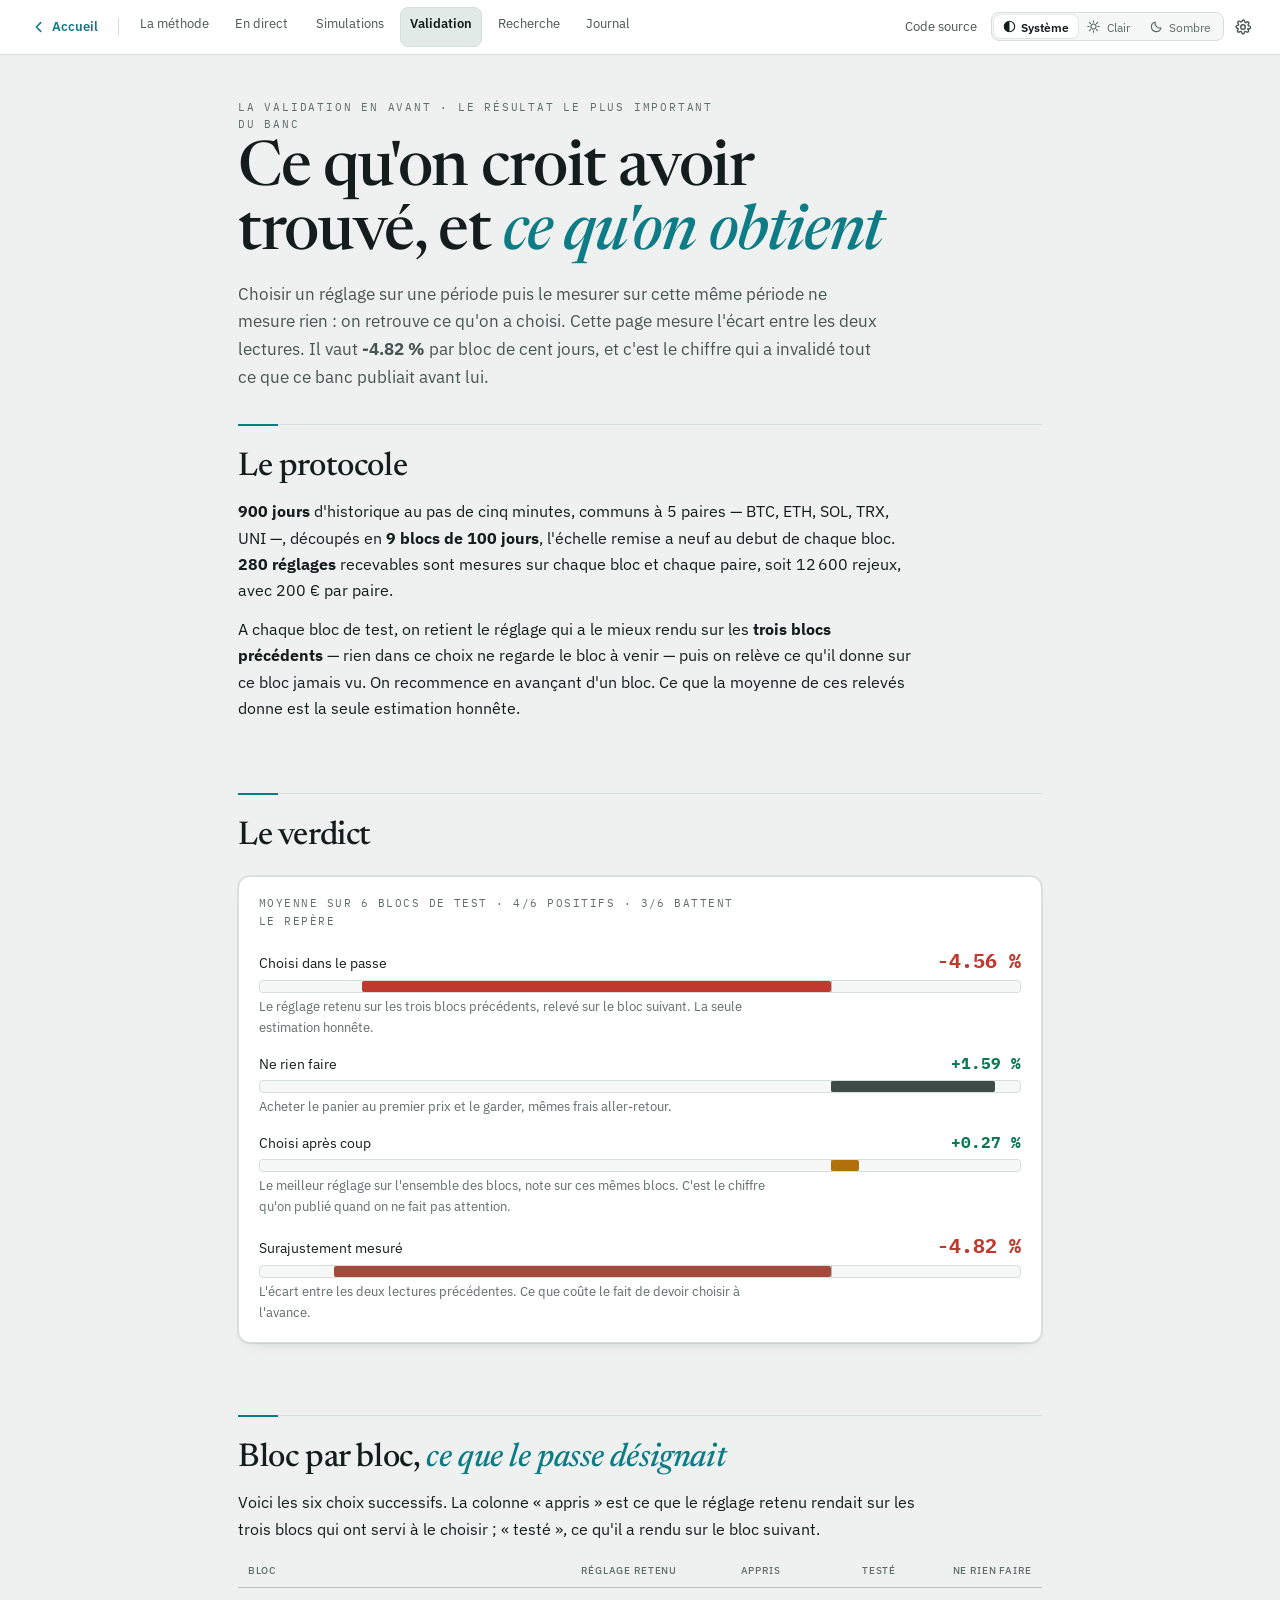
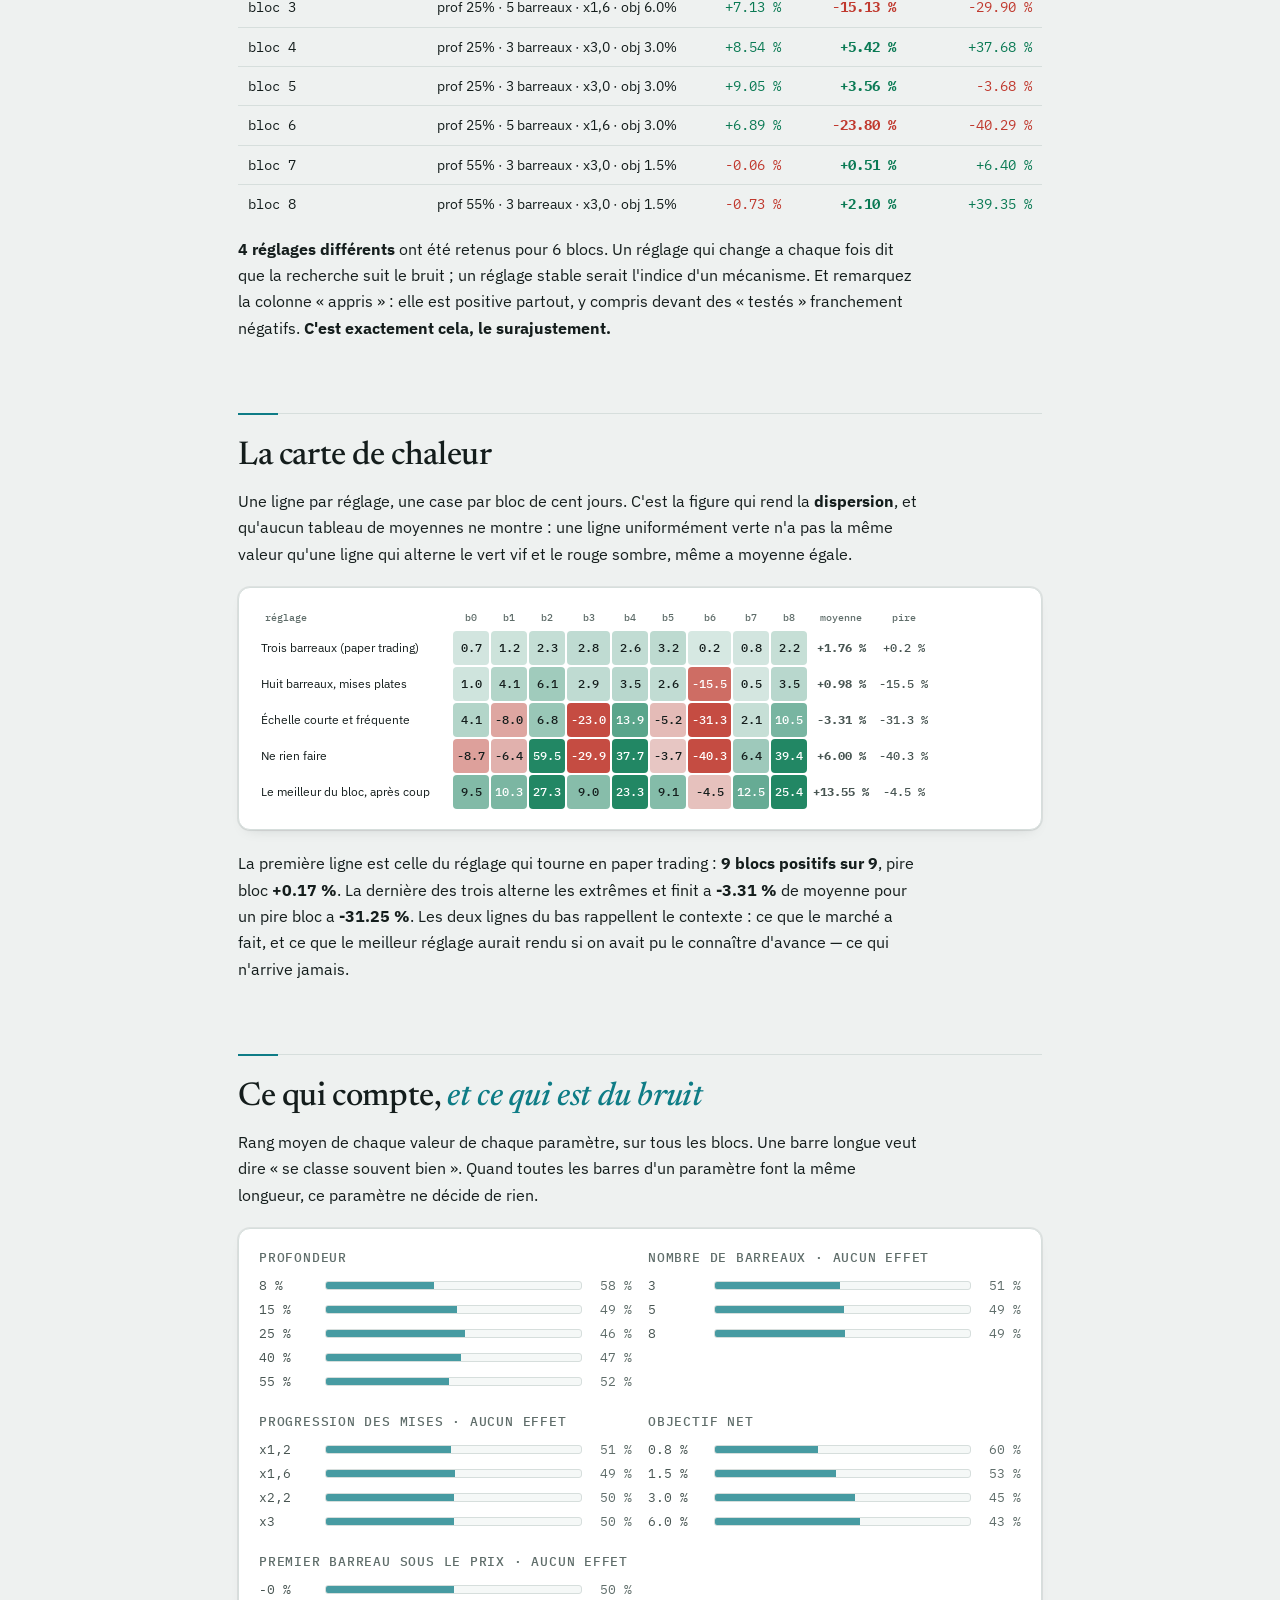
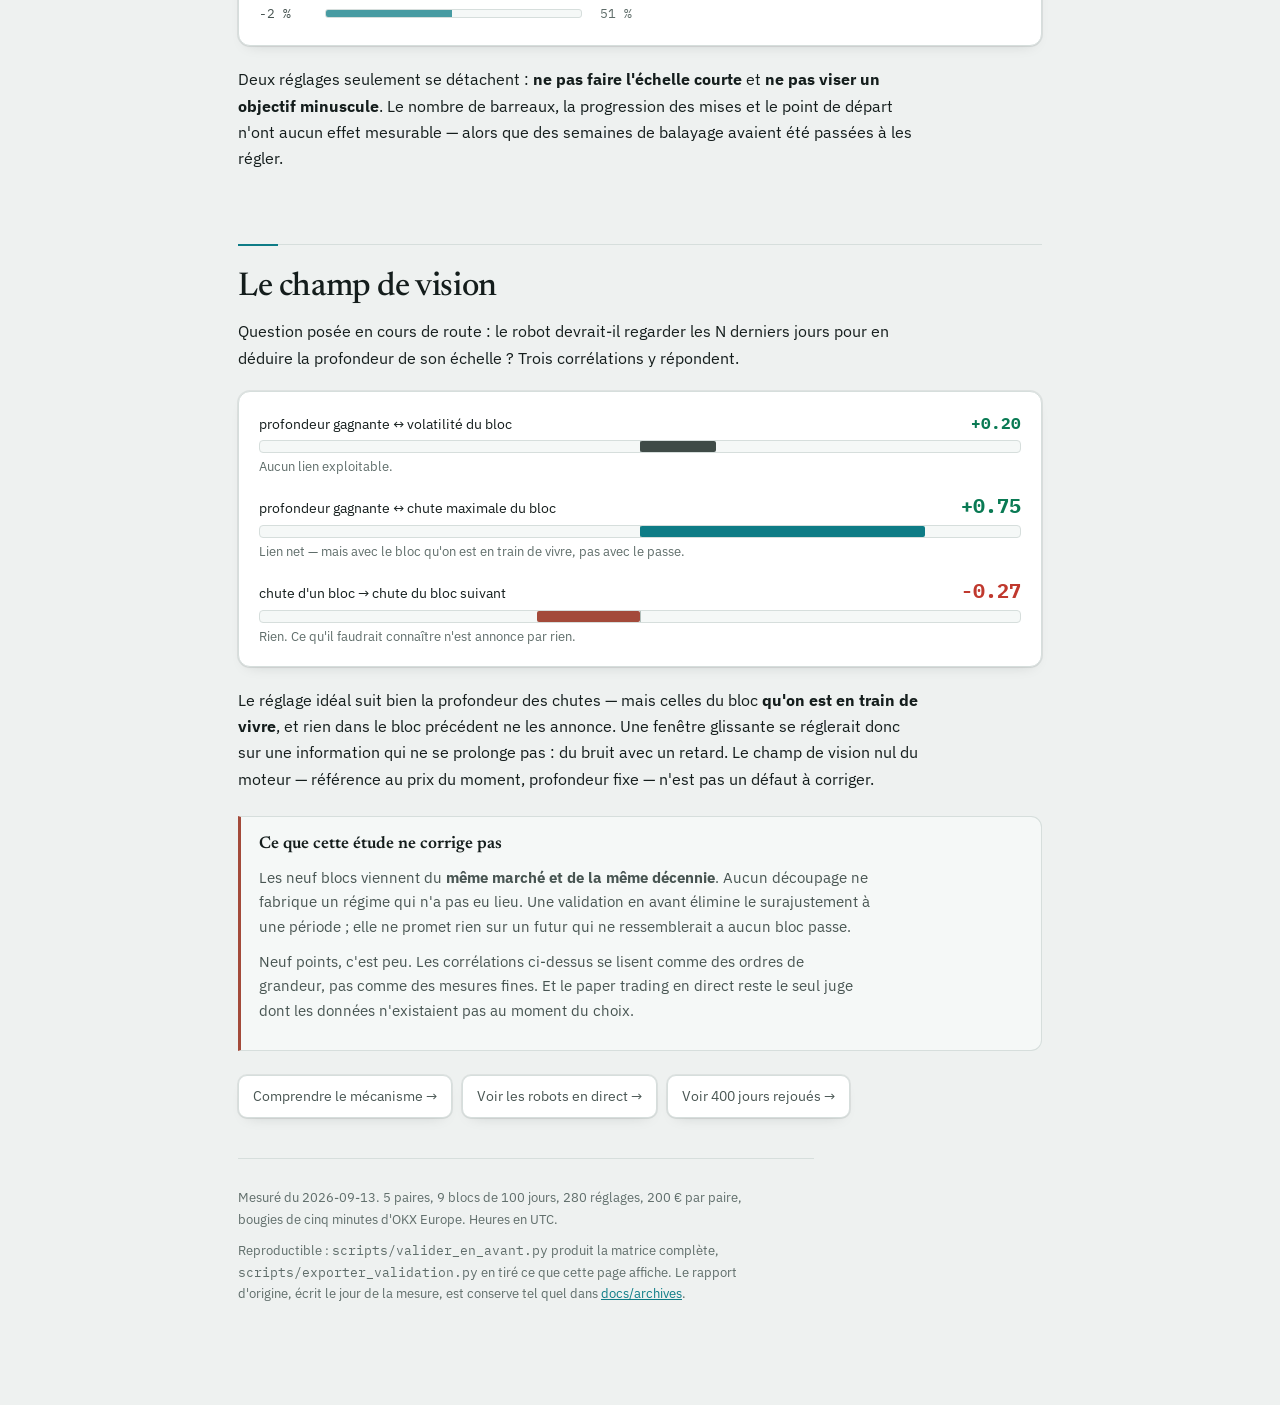
<file: docs/validation.html>
<!doctype html>
<html lang="fr">
<head>
<meta charset="utf-8">
<meta name="viewport" content="width=device-width, initial-scale=1">
<title>La validation en avant</title>
<meta name="description" content="Ce qu'un réglage rend quand on doit le choisir à l'avance, et non après coup : le surajustement mesuré sur 900 jours.">
<link rel="preconnect" href="https://fonts.googleapis.com">
<link rel="preconnect" href="https://fonts.gstatic.com" crossorigin>
<link rel="stylesheet" href="https://fonts.googleapis.com/css2?family=Newsreader:ital,opsz,wght@0,6..72,400;0,6..72,500;0,6..72,600;1,6..72,400&family=IBM+Plex+Mono:wght@400;500;600&family=IBM+Plex+Sans:wght@400;500;600&display=swap">
<link rel="stylesheet" href="nav.css">
<link rel="stylesheet" href="jetons.css">
<link rel="stylesheet" href="gabarit.css">
<script src="prefs.js"></script>
<style>
*{box-sizing:border-box}
body{margin:0; background:var(--ground); color:var(--ink);
  font-family:"IBM Plex Sans",system-ui,-apple-system,"Segoe UI",sans-serif;
  font-size:var(--corps); line-height:1.65; -webkit-text-size-adjust:100%}
.enveloppe{max-width:840px; margin:0 auto; padding:clamp(22px,5vw,44px) 18px 90px}
h1,h2,h3{font-family:var(--f-titre); font-weight:500; margin:0;
  text-wrap:balance; font-optical-sizing:auto}
h1{font-size:var(--t-affiche); line-height:1.03; letter-spacing:-.022em}
h1 em,h2 em{font-style:italic; color:var(--achat)}
h2{font-size:var(--t-section); line-height:1.15; letter-spacing:-.012em;
  margin:var(--e-8) 0 var(--e-2)}
/*  Une section commence par un filet, et un segment pétrole de quarante pixels
    posé dessus : la hiérarchie se voit avant même qu'on ait lu le titre. */
h2{position:relative; padding-top:var(--e-5); border-top:1px solid var(--rule)}
h2::before{content:""; position:absolute; top:-1px; left:0;
  width:40px; height:2px; background:var(--achat)}
h2:first-of-type{margin-top:var(--e-6)}
@media(max-width:700px){h2{margin-top:var(--e-6)}}

h3{font-size:var(--t-sous); font-weight:600; line-height:1.3; margin:var(--e-5) 0 2px}
p{margin:.75em 0; max-width:68ch}
a{color:var(--achat)}
.num{font-family:"IBM Plex Mono",ui-monospace,Menlo,Consolas,monospace;
  font-variant-numeric:tabular-nums}
.eyebrow{font-family:"IBM Plex Mono",monospace; font-size:.66rem; letter-spacing:.17em;
  text-transform:uppercase; color:var(--ink-3); margin:0 0 .5em}
.h{color:var(--hausse)} .b{color:var(--baisse)}
:focus-visible{outline:2px solid var(--focus); outline-offset:3px; border-radius:6px}
header.tete .chapo{max-width:64ch; color:var(--ink-2); font-size:1.05rem; margin-top:.8em}

.carte{background:var(--surface); border:1px solid var(--rule); border-radius:12px;
  box-shadow:var(--ombre); padding:18px 20px; margin:20px 0}
.carte .titre{font-family:"IBM Plex Mono",monospace; font-size:.66rem; letter-spacing:.14em;
  text-transform:uppercase; color:var(--ink-3); margin:0 0 14px}

/*  Le verdict : quatre barres qui partent d'un zero commun. Les longueurs sont
    comparables parce qu'elles partagent la meme echelle, ce qu'un tableau de
    quatre nombres ne montre pas.  */
.barres{display:flex; flex-direction:column; gap:12px}
.bar{display:grid; grid-template-columns:1fr; gap:3px}
.bar .lab{display:flex; justify-content:space-between; gap:12px; align-items:baseline;
  font-size:.88rem}
.bar .lab b{font-family:"IBM Plex Mono",monospace; font-size:1.02rem}
.bar .piste{position:relative; height:13px; background:var(--surface-2);
  border:1px solid var(--rule); border-radius:4px; overflow:hidden}
.bar .zero{position:absolute; top:0; bottom:0; width:1px; background:var(--rule-fort)}
.bar .val{position:absolute; top:0; bottom:0; border-radius:2px}
.bar .quoi{font-size:.8rem; color:var(--ink-3); max-width:64ch}
.bar.vedette .lab b{font-size:1.25rem}

/*  La carte de chaleur : une ligne par reglage, une case par bloc. C'est la
    seule figure qui rend la DISPERSION — la ligne entierement verte du reglage a
    trois barreaux face a celle qui alterne du vert vif et du rouge sombre.  */
.chaleur{overflow-x:auto}
.chaleur table{border-collapse:separate; border-spacing:2px; font-size:.76rem;
  min-width:620px}
.chaleur th{font-family:"IBM Plex Mono",monospace; font-size:.64rem; font-weight:500;
  color:var(--ink-3); padding:2px 4px; text-align:center}
.chaleur th.g{text-align:left; min-width:190px}
.chaleur td{text-align:center; padding:7px 4px; border-radius:4px;
  font-family:"IBM Plex Mono",monospace; font-variant-numeric:tabular-nums;
  color:var(--sur-vif); font-weight:500; white-space:nowrap}
.chaleur td.nom{background:none; color:var(--ink); text-align:left; font-family:inherit;
  font-weight:400; padding-left:0}
.chaleur td.res{background:none; color:var(--ink-2); font-family:"IBM Plex Mono",monospace}
.chaleur td.vide{background:var(--surface-2); color:var(--ink-3)}

table.simple{border-collapse:collapse; width:100%; font-size:.85rem}
table.simple th,table.simple td{padding:8px 10px; text-align:right;
  border-bottom:1px solid var(--rule)}
table.simple th:first-child,table.simple td:first-child{text-align:left}
table.simple thead th{font-size:.65rem; text-transform:uppercase; letter-spacing:.07em;
  color:var(--ink-3); font-weight:500; border-bottom:1px solid var(--rule-fort)}
table.simple tbody tr:last-child td{border-bottom:none}
.tableau{overflow-x:auto}

.boutons{display:grid; gap:16px; grid-template-columns:1fr}
@media(min-width:660px){.boutons{grid-template-columns:repeat(2,1fr)}}
.bouton h4{margin:0 0 6px; font-size:.82rem; font-family:"IBM Plex Mono",monospace;
  letter-spacing:.06em; color:var(--ink-3); font-weight:500; text-transform:uppercase}
.bouton .ligne{display:grid; grid-template-columns:3.6rem 1fr 2.6rem; gap:8px;
  align-items:center; font-size:.8rem; margin:3px 0}
.bouton .piste{height:9px; background:var(--surface-2); border:1px solid var(--rule);
  border-radius:3px; overflow:hidden}
.bouton .piste i{display:block; height:100%; background:var(--achat); opacity:.75}
.bouton .v,.bouton .r{font-family:"IBM Plex Mono",monospace; color:var(--ink-2)}
.bouton .r{text-align:right; color:var(--ink-3)}

.garde{background:var(--surface-2); border:1px solid var(--rule);
  border-left:3px solid var(--blocage); border-radius:0 11px 11px 0;
  padding:16px 18px; margin:24px 0}
.garde h3{margin-top:0}
.garde p,.garde li{color:var(--ink-2); font-size:.92rem}
.garde ul{margin:.6em 0; padding-left:1.1em}
.suite{display:flex; flex-wrap:wrap; gap:10px; margin-top:22px}
.suite a{display:inline-block; padding:9px 14px; border-radius:9px; font-size:.88rem;
  border:1px solid var(--rule); background:var(--surface); text-decoration:none;
  color:var(--ink-2); box-shadow:var(--ombre)}
.suite a:hover,.suite a:focus-visible{color:var(--ink); border-color:var(--achat)}
footer{margin-top:40px; padding-top:18px; border-top:1px solid var(--rule);
  font-size:.82rem; color:var(--ink-3); max-width:72ch}
</style>
</head>
<body>
<script src="nav.js" defer></script>
<script src="reglages.js" defer></script>
<div class="enveloppe">

<header class="tete">
  <p class="eyebrow">la validation en avant · le résultat le plus important du banc</p>
  <h1>Ce qu'on croit avoir trouvé, et <em>ce qu'on obtient</em></h1>
  <p class="chapo">Choisir un réglage sur une période puis le mesurer sur cette même
     période ne mesure rien : on retrouve ce qu'on a choisi. Cette page mesure l'écart
     entre les deux lectures. Il vaut <b id="cle-suraj">…</b> par bloc de cent jours, et
     c'est le chiffre qui a invalidé tout ce que ce banc publiait avant lui.</p>
</header>

<h2>Le protocole</h2>
<p id="protocole">…</p>
<p>A chaque bloc de test, on retient le réglage qui a le mieux rendu sur les
   <b>trois blocs précédents</b> — rien dans ce choix ne regarde le bloc à venir — puis
   on relève ce qu'il donne sur ce bloc jamais vu. On recommence en avançant d'un bloc.
   Ce que la moyenne de ces relevés donne est la seule estimation honnête.</p>

<h2>Le verdict</h2>
<div class="carte">
  <p class="titre" id="titre-verdict">…</p>
  <div class="barres" id="verdict"></div>
</div>

<h2>Bloc par bloc, <em>ce que le passe désignait</em></h2>
<p>Voici les six choix successifs. La colonne « appris » est ce que le réglage retenu
   rendait sur les trois blocs qui ont servi à le choisir ; « testé », ce qu'il a rendu
   sur le bloc suivant.</p>
<div class="tableau"><table class="simple" id="tab-choix">
  <thead><tr><th>bloc</th><th>réglage retenu</th><th>appris</th><th>testé</th>
    <th>ne rien faire</th></tr></thead><tbody></tbody></table></div>
<p id="stabilite">…</p>

<h2>La carte de chaleur</h2>
<p>Une ligne par réglage, une case par bloc de cent jours. C'est la figure qui rend la
   <b>dispersion</b>, et qu'aucun tableau de moyennes ne montre : une ligne uniformément
   verte n'a pas la même valeur qu'une ligne qui alterne le vert vif et le rouge sombre,
   même a moyenne égale.</p>
<div class="carte">
  <div class="chaleur"><table id="chaleur"><thead></thead><tbody></tbody></table></div>
</div>
<p id="lecture-chaleur">…</p>

<h2>Ce qui compte, <em>et ce qui est du bruit</em></h2>
<p>Rang moyen de chaque valeur de chaque paramètre, sur tous les blocs. Une barre longue
   veut dire « se classe souvent bien ». Quand toutes les barres d'un paramètre font la
   même longueur, ce paramètre ne décide de rien.</p>
<div class="carte"><div class="boutons" id="boutons"></div></div>
<p>Deux réglages seulement se détachent : <b>ne pas faire l'échelle courte</b> et
   <b>ne pas viser un objectif minuscule</b>. Le nombre de barreaux, la progression des
   mises et le point de départ n'ont aucun effet mesurable — alors que des semaines de
   balayage avaient été passées à les régler.</p>

<h2>Le champ de vision</h2>
<p>Question posée en cours de route : le robot devrait-il regarder les N derniers jours
   pour en déduire la profondeur de son échelle ? Trois corrélations y répondent.</p>
<div class="carte"><div class="barres" id="vision"></div></div>
<p>Le réglage idéal suit bien la profondeur des chutes — mais celles du bloc
   <b>qu'on est en train de vivre</b>, et rien dans le bloc précédent ne les annonce.
   Une fenêtre glissante se réglerait donc sur une information qui ne se prolonge pas :
   du bruit avec un retard. Le champ de vision nul du moteur — référence au prix du
   moment, profondeur fixe — n'est pas un défaut à corriger.</p>

<div class="garde">
  <h3>Ce que cette étude ne corrige pas</h3>
  <p>Les neuf blocs viennent du <b>même marché et de la même décennie</b>. Aucun
     découpage ne fabrique un régime qui n'a pas eu lieu. Une validation en avant
     élimine le surajustement à une période ; elle ne promet rien sur un futur qui ne
     ressemblerait a aucun bloc passe.</p>
  <p>Neuf points, c'est peu. Les corrélations ci-dessus se lisent comme des ordres de
     grandeur, pas comme des mesures fines. Et le paper trading en direct reste le seul
     juge dont les données n'existaient pas au moment du choix.</p>
</div>

<div class="suite">
  <a href="methode.html">Comprendre le mécanisme →</a>
  <a href="paper.html">Voir les robots en direct →</a>
  <a href="simulations.html">Voir 400 jours rejoués →</a>
</div>

<footer>
  <p id="pied">…</p>
  <p>Reproductible : <span class="num">scripts/valider_en_avant.py</span> produit la
     matrice complète, <span class="num">scripts/exporter_validation.py</span> en tiré
     ce que cette page affiche. Le rapport d'origine, écrit le jour de la mesure, est
     conserve tel quel dans
     <a href="https://github.com/thomasMareel/claude-trading/blob/master/docs/archives/validation-en-avant-2026-09-08.md">docs/archives</a>.</p>
</footer>

</div>
<script>
const esc = s => String(s).replace(/[&<>"]/g,
  c => ({"&":"&amp;","<":"&lt;",">":"&gt;",'"':"&quot;"}[c]));
const pct = (v,d=2) => (v>=0?"+":"") + (v*100).toFixed(d) + " %";
const sgn = v => v > 0 ? "h" : (v < 0 ? "b" : "");

/*  Une barre signee : le zero est place selon la part de valeurs negatives, et
    chaque barre part de ce zero commun. Sans zero commun, deux barres de meme
    longueur ne voudraient pas dire la meme chose.  */
function barre({lab, val, quoi, couleur, vedette}, min, max){
  const etendue = max - min || 1;
  const zero = (0 - min) / etendue * 100;
  const g = Math.min(zero, (val - min) / etendue * 100);
  const w = Math.abs((val - min) / etendue * 100 - zero);
  return `<div class="bar${vedette ? " vedette" : ""}">
    <div class="lab"><span>${esc(lab)}</span>
      <b class="${sgn(val)}">${pct(val)}</b></div>
    <div class="piste">
      <i class="zero" style="left:${zero.toFixed(2)}%"></i>
      <i class="val" style="left:${g.toFixed(2)}%;width:${Math.max(0.6,w).toFixed(2)}%;
         background:${couleur || (val >= 0 ? "var(--hausse)" : "var(--baisse)")}"></i>
    </div>
    ${quoi ? `<div class="quoi">${esc(quoi)}</div>` : ""}
  </div>`;
}

/*  La couleur d'une case : un vert d'autant plus vif que le bloc a bien rendu,
    un rouge sinon. L'echelle est bornee a plus ou moins vingt points, au-dela
    de quoi toutes les cases seraient saturees et ne diraient plus rien.  */
function teinte(v){
  if (v === null || v === undefined) return "var(--surface-2)";
  const t = Math.min(1, Math.abs(v) / 0.20);
  const a = (0.12 + 0.78 * t).toFixed(2);
  return v >= 0 ? `color-mix(in srgb, var(--hausse) ${(a*100).toFixed(0)}%, var(--surface-2))`
                : `color-mix(in srgb, var(--baisse) ${(a*100).toFixed(0)}%, var(--surface-2))`;
}
function encre(v){
  if (v === null || v === undefined) return "var(--ink-3)";
  return Math.abs(v) / 0.20 > 0.5 ? "var(--sur-vif)" : "var(--ink)";
}

(async function(){
  let d;
  try {
    const r = await fetch("data/validation.json?t=" + Date.now(), {cache:"no-store"});
    d = r.ok ? await r.json() : null;
  } catch(e){ d = null; }
  if (!d){
    document.getElementById("protocole").textContent =
      "Les données de la validation n'ont pas pu être chargées.";
    return;
  }
  const v = d.verdict, n = d.n_blocs;

  document.getElementById("cle-suraj").textContent = pct(v.surajustement);
  document.getElementById("protocole").innerHTML =
    `<b>${d.n_blocs * d.bloc_jours} jours</b> d'historique au pas de cinq minutes, `
    + `communs à ${d.paires.length} paires — ${d.paires.map(p=>p.split("/")[0]).join(", ")} —, `
    + `découpés en <b>${n} blocs de ${d.bloc_jours} jours</b>, l'échelle remise a neuf `
    + `au debut de chaque bloc. <b>${d.n_reglages} réglages</b> recevables sont mesures `
    + `sur chaque bloc et chaque paire, soit ${(d.n_reglages*n*d.paires.length).toLocaleString("fr-FR")} `
    + `rejeux, avec ${d.budget.toLocaleString("fr-FR")} € par paire.`;

  //  --- le verdict ---
  const lignes = [
    {lab:"Choisi dans le passe", val:v.choisi_dans_le_passe, vedette:true,
     quoi:"Le réglage retenu sur les trois blocs précédents, relevé sur le bloc suivant. "
        + "La seule estimation honnête."},
    {lab:"Ne rien faire", val:v.ne_rien_faire, couleur:"var(--prix)",
     quoi:"Acheter le panier au premier prix et le garder, mêmes frais aller-retour."},
    {lab:"Choisi après coup", val:v.choisi_apres_coup, couleur:"var(--vente)",
     quoi:"Le meilleur réglage sur l'ensemble des blocs, note sur ces mêmes blocs. "
        + "C'est le chiffre qu'on publié quand on ne fait pas attention."},
    {lab:"Surajustement mesuré", val:v.surajustement, vedette:true,
     couleur:"var(--blocage)",
     quoi:"L'écart entre les deux lectures précédentes. Ce que coûte le fait de devoir "
        + "choisir à l'avance."},
  ];
  const vals = lignes.map(x => x.val);
  const min = Math.min(0, ...vals) * 1.15, max = Math.max(0, ...vals) * 1.15;
  document.getElementById("verdict").innerHTML =
    lignes.map(x => barre(x, min, max)).join("");
  document.getElementById("titre-verdict").textContent =
    `moyenne sur ${v.blocs_testes} blocs de test · ${v.positifs}/${v.blocs_testes} positifs · `
    + `${v.battent_repere}/${v.blocs_testes} battent le repère`;

  //  --- le tableau des choix ---
  document.querySelector("#tab-choix tbody").innerHTML = d.choix.map(c =>
    `<tr><td class="num">bloc ${c.bloc}</td><td>${esc(c.reglage)}</td>
      <td class="num ${sgn(c.appris)}">${pct(c.appris)}</td>
      <td class="num ${sgn(c.teste)}"><b>${pct(c.teste)}</b></td>
      <td class="num ${sgn(c.hold)}">${pct(c.hold)}</td></tr>`).join("");
  document.getElementById("stabilite").innerHTML =
    `<b>${v.reglages_differents} réglages différents</b> ont été retenus pour `
    + `${v.blocs_testes} blocs. Un réglage qui change a chaque fois dit que la recherche `
    + `suit le bruit ; un réglage stable serait l'indice d'un mécanisme. Et remarquez la `
    + `colonne « appris » : elle est positive partout, y compris devant des « testés » `
    + `franchement négatifs. <b>C'est exactement cela, le surajustement.</b>`;

  //  --- la carte de chaleur ---
  const tete = `<tr><th class="g">réglage</th>`
    + d.blocs.map(b => `<th title="${esc(b.debut)} → ${esc(b.fin)}">b${b.k}</th>`).join("")
    + `<th>moyenne</th><th>pire</th></tr>`;
  document.querySelector("#chaleur thead").innerHTML = tete;
  const ligneChaleur = (nom, blocs, moyenne, pire, sourdine) =>
    `<tr><td class="nom">${esc(nom)}</td>`
    + blocs.map(x => x === null || x === undefined
        ? `<td class="vide">—</td>`
        : `<td style="background:${teinte(x)};color:${encre(x)}">${(x*100).toFixed(1)}</td>`).join("")
    + `<td class="res"><b>${pct(moyenne,2)}</b></td>`
    + `<td class="res">${pire === null ? "—" : pct(pire,1)}</td></tr>`;
  const holds = d.blocs.map(b => b.hold);
  document.querySelector("#chaleur tbody").innerHTML =
    d.nommes.map(x => ligneChaleur(x.nom, x.blocs, x.moyenne, x.pire)).join("")
    + ligneChaleur("Ne rien faire", holds,
        holds.reduce((a,b)=>a+b,0)/holds.length, Math.min(...holds))
    + ligneChaleur("Le meilleur du bloc, après coup", d.blocs.map(b=>b.meilleure),
        d.blocs.reduce((a,b)=>a+b.meilleure,0)/n, Math.min(...d.blocs.map(b=>b.meilleure)));
  const trois = d.nommes[0], courte = d.nommes[d.nommes.length-1];
  document.getElementById("lecture-chaleur").innerHTML =
    `La première ligne est celle du réglage qui tourne en paper trading : `
    + `<b>${trois.positifs} blocs positifs sur ${trois.total}</b>, pire bloc `
    + `<b>${pct(trois.pire)}</b>. La dernière des trois alterne les extrêmes et finit a `
    + `<b>${pct(courte.moyenne)}</b> de moyenne pour un pire bloc a `
    + `<b>${pct(courte.pire)}</b>. Les deux lignes du bas rappellent le contexte : ce `
    + `que le marché a fait, et ce que le meilleur réglage aurait rendu si on avait pu `
    + `le connaître d'avance — ce qui n'arrive jamais.`;

  //  --- les boutons ---
  const noms = {profondeur:"profondeur", paliers:"nombre de barreaux",
                ratio:"progression des mises", objectif_net:"objectif net",
                depart_sous:"premier barreau sous le prix"};
  const fmt = {profondeur:x=>(x*100).toFixed(0)+" %", paliers:x=>x,
               ratio:x=>"x"+String(x).replace(".",","),
               objectif_net:x=>(x*100).toFixed(1)+" %",
               depart_sous:x=>"-"+(x*100).toFixed(0)+" %"};
  document.getElementById("boutons").innerHTML = Object.entries(d.boutons)
    .map(([cle, vals]) => {
      const rangs = vals.map(x => x.rang);
      const etale = Math.max(...rangs) - Math.min(...rangs);
      return `<div class="bouton"><h4>${esc(noms[cle] || cle)}${
        etale < 0.03 ? " · aucun effet" : ""}</h4>`
        + vals.map(x => `<div class="ligne">
            <span class="v">${esc(String(fmt[cle] ? fmt[cle](x.valeur) : x.valeur))}</span>
            <span class="piste"><i style="width:${((1-x.rang)*100).toFixed(1)}%"></i></span>
            <span class="r">${(x.rang*100).toFixed(0)} %</span></div>`).join("")
        + `</div>`;
    }).join("");

  //  --- le champ de vision ---
  const cv = d.champ_de_vision;
  document.getElementById("vision").innerHTML = [
    {lab:"profondeur gagnante ↔ volatilité du bloc", val:cv.volatilite,
     couleur:"var(--prix)", quoi:"Aucun lien exploitable."},
    {lab:"profondeur gagnante ↔ chute maximale du bloc", val:cv.chute_du_bloc,
     couleur:"var(--achat)", vedette:true,
     quoi:"Lien net — mais avec le bloc qu'on est en train de vivre, pas avec le passe."},
    {lab:"chute d'un bloc → chute du bloc suivant", val:cv.chute_suivante,
     couleur:"var(--blocage)", vedette:true,
     quoi:"Rien. Ce qu'il faudrait connaître n'est annonce par rien."},
  ].map(x => barre(x, -1, 1)).join("")
    .replace(/\+(\d)/g, "+$1");   // les correlations ne sont pas des pourcentages
  document.querySelectorAll("#vision .lab b").forEach((b, i) => {
    const val = [cv.volatilite, cv.chute_du_bloc, cv.chute_suivante][i];
    b.textContent = (val >= 0 ? "+" : "") + val.toFixed(2);
  });

  document.getElementById("pied").textContent =
    `Mesuré du ${(d.genere_le || "").slice(0,10)}. ${d.paires.length} paires, `
    + `${n} blocs de ${d.bloc_jours} jours, ${d.n_reglages} réglages, `
    + `${d.budget.toLocaleString("fr-FR")} € par paire, bougies de cinq minutes d'OKX `
    + `Europe. Heures en UTC.`;
})();
</script>
</body>
</html>
</file>
<file: docs/nav.css>
/*  La barre de navigation, partagée par toutes les pages.
 *
 *  Elle lit les jetons de jetons.css et gabarit.css, et garde des solutions de
 *  repli en dur : une page qui oublierait un lien reste lisible.
 */
.barre-nav {
  position: sticky; top: 0; z-index: 100;
  display: flex; align-items: center; gap: 4px;
  flex-wrap: wrap;
  padding: 7px clamp(10px, 3vw, 22px);
  background: var(--surface, #fff);
  border-bottom: 1px solid var(--rule, #D6DEDC);
  font-family: var(--f-corps, "IBM Plex Sans", system-ui, sans-serif);
  font-size: .82rem;
  /*  translateZ force une couche de composition : sans elle, Safari laisse
   *  filtrer les chandeliers SVG à travers la barre pendant le défilement.  */
  transform: translateZ(0);
  backdrop-filter: saturate(1.2) blur(6px);
}
.barre-nav a {
  display: inline-flex; align-items: center; gap: 6px;
  padding: 5px 9px; border-radius: var(--r-2, 8px);
  color: var(--ink-2, #485552);
  text-decoration: none; white-space: nowrap;
  border: 1px solid transparent;
  transition: background-color var(--t-court, 110ms) var(--c-std, ease),
              color var(--t-court, 110ms) var(--c-std, ease),
              border-color var(--t-court, 110ms) var(--c-std, ease);
}
.barre-nav a:hover, .barre-nav a:focus-visible {
  background: var(--surface-survol, rgba(127,127,127,.10));
  color: var(--ink, #141D1C);
}
.barre-nav a[aria-current="page"] {
  color: var(--ink, #141D1C);
  font-weight: 600;
  border-color: var(--rule, #D6DEDC);
  background: var(--surface-actif, rgba(127,127,127,.08));
}
/*  La page courante passe en gras, et les six liens se décalaient à chaque
 *  page. Un fantôme en gras, haut de zéro pixel, occupe la largeur définitive :
 *  la barre ne bouge plus d'une page à l'autre. En grille, le texte et le
 *  fantôme se superposent en colonne et la largeur prise est la plus grande.  */
.barre-nav a[data-nom] { display: inline-grid; justify-items: center }
.barre-nav a[data-nom]::after {
  content: attr(data-nom); font-weight: 600;
  height: 0; overflow: hidden; visibility: hidden; pointer-events: none;
}
.barre-nav .retour {
  font-weight: 600;
  color: var(--achat, #0E7C86);
}
.barre-nav .retour svg { width: 14px; height: 14px; flex: none; }
.barre-nav .sep {
  width: 1px; height: 18px; margin: 0 6px;
  background: var(--rule, #D6DEDC);
  flex: none;
}
.barre-nav .pousse { margin-left: auto; }
.barre-nav .etiquette {
  font-family: var(--f-mono, "IBM Plex Mono", monospace);
  font-size: var(--t-oeil, .66rem); letter-spacing: .12em; text-transform: uppercase;
  color: var(--ink-3, #5F6D6A);
  padding: 5px 2px;
}
/*  Le thème et l'engrenage, au bout de la barre. Ils sont posés par reglages.js
 *  APRÈS le lien « Code source » ; c'est ce lien qui porte margin-left:auto,
 *  donc le groupe entier se colle à droite.  */
.barre-nav .outils { display: flex; align-items: center; gap: 4px; flex: none }

@media (max-width: 860px) {
  /*  En étroit, les trois mots du sélecteur de thème coûtent une ligne entière
   *  de barre. Les icônes portent le même sens et le nom reste dans le titre
   *  accessible ; le réglage complet, libellé, vit de toute façon aussi dans le
   *  panneau.  */
  .barre-nav .segmente button > span { display: none }
  .barre-nav .segmente button { padding: 6px 8px }
}
@media (max-width: 560px) {
  .barre-nav { font-size: .78rem; gap: 2px; }
  .barre-nav .etiquette { display: none; }
  .barre-nav a { padding: 5px 7px; }
  .barre-nav .source { display: none }
  .barre-nav .outils { margin-left: auto }
}
@media print { .barre-nav { display: none; } }
</file>
<file: docs/jetons.css>
/*  Les couleurs du site, en un seul endroit — et chacune écrite UNE fois.
 *
 *  Elles vivaient recopiées dans cinq pages, environ cent vingt lignes chacune,
 *  et elles avaient DÉJÀ DIVERGÉ sans que personne le voie : --hausse valait
 *  #0A7A54 sur quatre pages et #0B8F63 sur celle des simulations, qui portait
 *  en plus deux verts différents pour « positif » dans son propre fichier.
 *
 *  La première réunion gardait la forme classique à trois blocs : la palette
 *  claire dans :root, la sombre répétée deux fois — une fois derrière
 *  prefers-color-scheme, une fois derrière [data-theme="dark"]. Ça marchait, et
 *  ça rejouait exactement la faute qu'on venait de corriger : une même couleur
 *  écrite à deux endroits finit par n'être plus la même. Avec quinze jetons de
 *  plus, c'était trente occasions de diverger.
 *
 *  D'OÙ light-dark(). Chaque jeton porte ses deux valeurs sur la même ligne, et
 *  c'est color-scheme qui choisit. Le visiteur a trois états : clair choisi,
 *  sombre choisi, ou rien choisi — le plus fréquent, où le système décide seul.
 *  `color-scheme: light dark` couvre le troisième ; les deux premiers se
 *  tamponnent par data-theme sur <html>, qui ne fait plus que changer
 *  color-scheme. Un seul attribut, aucune palette dupliquée.
 *
 *  Et color-scheme rend au passage ce qu'aucune variable CSS ne peut rendre :
 *  des ascenseurs, une sélection de texte, des cases à cocher et des menus
 *  déroulants natifs à la bonne teinte. Sans lui, un site sombre garde des
 *  ascenseurs blancs, ce qui se voit tout de suite.
 *
 *  LE REPLI. light-dark() est arrivé fin 2023 dans Firefox, début 2024 chez les
 *  autres. Un navigateur plus ancien ne le comprend pas ; comme une variable
 *  personnalisée accepte n'importe quoi à l'analyse et n'échoue qu'au moment de
 *  servir, une page sans repli s'afficherait sans AUCUNE couleur — fonds
 *  transparents, texte noir par défaut. Le bloc :root nu porte donc la palette
 *  claire en toutes lettres, et @supports ne l'écrase que là où light-dark()
 *  existe vraiment. Un vieux navigateur voit le site en clair : dégradé, lisible.
 */

:root{
  color-scheme: light;

  /*  ——— surfaces ———
   *  ground   le fond de page, en retrait
   *  surface  une carte posée dessus
   *  creux    un encart en retrait DANS une carte (stats, barres)
   *  haut     ce qui flotte : infobulle, panneau de réglages
   *  survol / actif : les marches 4 et 5, celles qui manquaient et qui sont la
   *  raison mécanique pour laquelle les jetons paraissaient morts au survol.  */
  --ground:#EEF1F0; --surface:#FFFFFF; --surface-2:#F5F8F7; --surface-3:#EAEFED;
  --surface-creux:#F5F8F7; --surface-haut:#FFFFFF;
  --surface-survol:#EDF2F0; --surface-actif:#E2EAE7;

  /* ——— encres ——— */
  --ink:#141D1C; --ink-2:#485552; --ink-3:#5F6D6A;

  /*  ——— filets ———
   *  rule       le bord d'une carte
   *  rule-fort  un en-tête de tableau, une séparation qui compte
   *  rule-survol  le bord d'un jeton survolé — il empruntait rule-fort, et un
   *               jeton survolé ressemblait donc à un en-tête de tableau
   *  grille     la grille du graphique : plus claire que le bord de la carte,
   *             sinon elle concurrence le cadre qui la contient  */
  --rule:#D6DEDC; --rule-fort:#B2BFBB; --rule-survol:#9FAFAA; --grille:#E4EAE8;

  /* ——— le vocabulaire du banc : un achat, une vente, un blocage ——— */
  --achat:#0E7C86; --vente:#B0700A; --blocage:#A34A3A;
  --achat-doux:#E2F0F1; --vente-doux:#F6EBD9;

  /* ——— la direction d'un prix ——— */
  --hausse:#0A7A54; --baisse:#C0392E;
  --achat-plein:#0C6E70; --hausse-plein:#0A7A54; --baisse-plein:#B23A2E;
  --hausse-txt:#0A7A54;          /* alias historique : même valeur que --hausse */
  --sur-vif:#FFFFFF;             /* texte posé sur un aplat vif */

  /*  Les chandeliers passent par leur propre alias : la variante pour daltoniens
   *  n'a alors qu'un seul endroit à changer, et elle ne touche pas au sens de
   *  --hausse dans le texte courant.  */
  --chandelier-h:var(--hausse); --chandelier-b:var(--baisse);

  /* ——— le graphique ——— */
  --dort:#C7D1CE; --prix:#3F4B47; --reticule:#5F6D6A;
  --bande:rgba(14,124,134,.10);  /* période où du capital dort, derrière les bougies */
  --focus:#0E7C86;

  /*  ——— élévation ———
   *  Le filet d'un pixel n'est pas une bordure : c'est la première couche de
   *  l'ombre, en gris ALPHA, donc posable sur n'importe quelle surface. En
   *  sombre, une ombre noire sur un fond presque noir ne soulève rien : on
   *  renforce l'anneau au lieu d'augmenter le flou, et la surface s'éclaircit.
   *  Seules les couleurs changent d'un thème à l'autre ; la géométrie, non.
   *  Appariement obligatoire : --ombre va avec --surface, --ombre-haut avec
   *  --surface-haut. Une infobulle qui porte --surface fusionne avec la carte
   *  qu'elle survole — c'était le cas en sombre.  */
  --o1:rgba(20,29,28,.07); --o2:rgba(20,29,28,.10); --o3:rgba(20,29,28,.22);
  --oh1:rgba(20,29,28,.12); --oh2:rgba(20,29,28,.12);
  --oh3:rgba(20,29,28,.20); --oh4:rgba(20,29,28,.24);
  --ombre:0 0 0 1px var(--o1), 0 1px 2px -1px var(--o2), 0 6px 16px -10px var(--o3);
  --ombre-haut:0 0 0 1px var(--oh1), 0 2px 4px -2px var(--oh2),
               0 12px 28px -8px var(--oh3), 0 24px 56px -24px var(--oh4);

  /*  ——— mise en veille ———
   *  Quand on étudie un cycle, le reste de la série reste VISIBLE mais s'atténue :
   *  on met en évidence, on n'isole pas. Ces deux-là ne sont pas des couleurs,
   *  donc light-dark() ne les prend pas ; ils gardent l'ancienne forme, en bas
   *  de fichier. À perception égale, il faut atténuer plus fort en sombre.  */
  --veille:.35; --veille-bougies:.55;
}

@supports (color: light-dark(#000, #fff)){
  :root{
    color-scheme: light dark;

    --ground:light-dark(#EEF1F0,#0E1413);
    --surface:light-dark(#FFFFFF,#161E1D);
    --surface-2:light-dark(#F5F8F7,#1C2625);
    --surface-3:light-dark(#EAEFED,#243130);
    --surface-creux:light-dark(#F5F8F7,#1C2625);
    --surface-haut:light-dark(#FFFFFF,#1E2827);
    --surface-survol:light-dark(#EDF2F0,#202B29);
    --surface-actif:light-dark(#E2EAE7,#273431);

    --ink:light-dark(#141D1C,#E6ECEA);
    --ink-2:light-dark(#485552,#A6B4B0);
    --ink-3:light-dark(#5F6D6A,#8A9995);

    /*  --rule était remonté de #27332F à #2E3B37 : sur un fond presque noir,
     *  l'ancien filet était invisible et les cartes n'avaient plus de bord.  */
    --rule:light-dark(#D6DEDC,#2E3B37);
    --rule-fort:light-dark(#B2BFBB,#3A4844);
    --rule-survol:light-dark(#9FAFAA,#4A5A55);
    --grille:light-dark(#E4EAE8,#222E2C);

    --achat:light-dark(#0E7C86,#45C2CE);
    --vente:light-dark(#B0700A,#DDA33F);
    --blocage:light-dark(#A34A3A,#DB7A63);
    --achat-doux:light-dark(#E2F0F1,#16302F);
    --vente-doux:light-dark(#F6EBD9,#33281A);

    --hausse:light-dark(#0A7A54,#22C58B);
    --baisse:light-dark(#C0392E,#EB6B5F);
    --achat-plein:light-dark(#0C6E70,#45C2CE);
    --hausse-plein:light-dark(#0A7A54,#22C58B);
    --baisse-plein:light-dark(#B23A2E,#EB6B5F);
    --hausse-txt:light-dark(#0A7A54,#22C58B);
    --sur-vif:light-dark(#FFFFFF,#0E1413);

    --dort:light-dark(#C7D1CE,#2C3937);
    --prix:light-dark(#3F4B47,#93A19D);
    --reticule:light-dark(#5F6D6A,#93A19D);
    --bande:light-dark(rgba(14,124,134,.10),rgba(69,194,206,.16));
    --focus:light-dark(#0E7C86,#45C2CE);

    --o1:light-dark(rgba(20,29,28,.07),rgba(255,255,255,.06));
    --o2:light-dark(rgba(20,29,28,.10),rgba(0,0,0,.50));
    --o3:light-dark(rgba(20,29,28,.22),rgba(0,0,0,.80));
    --oh1:light-dark(rgba(20,29,28,.12),rgba(255,255,255,.13));
    --oh2:light-dark(rgba(20,29,28,.12),rgba(0,0,0,.60));
    --oh3:light-dark(rgba(20,29,28,.20),rgba(0,0,0,.85));
    --oh4:light-dark(rgba(20,29,28,.24),rgba(0,0,0,.55));
  }
  /*  Le choix explicite, dans les deux sens. C'est tout ce que fait data-theme.  */
  :root[data-theme="light"]{ color-scheme: light }
  :root[data-theme="dark"] { color-scheme: dark }
}

/*  ——— la variante pour daltoniens ———
 *  Environ huit hommes sur cent ne lisent pas un axe vert/rouge. Seul cet axe
 *  change : le couple achat/vente (pétrole et ambre) est déjà distinguable en
 *  deutéranopie, et le reste de la page ne bouge pas. #D97706 tombe à 3,9:1 sur
 *  blanc et ne passe pas ; #B45309 tient 4,9:1.  */
:root[data-marques="bleu-orange"]{
  --hausse:#1D63D8; --baisse:#B45309;
  --hausse-plein:#1D63D8; --baisse-plein:#B45309; --hausse-txt:#1D63D8;
}
@supports (color: light-dark(#000, #fff)){
  :root[data-marques="bleu-orange"]{
    --hausse:light-dark(#1D63D8,#7FB2FF);
    --baisse:light-dark(#B45309,#F0A44A);
    --hausse-plein:light-dark(#1D63D8,#7FB2FF);
    --baisse-plein:light-dark(#B45309,#F0A44A);
    --hausse-txt:light-dark(#1D63D8,#7FB2FF);
  }
}

/*  Les deux jetons qui ne sont pas des couleurs : light-dark() ne s'applique
 *  qu'à une couleur, donc ces deux-là gardent la forme à trois états. Ils sont
 *  seuls, et ils sont ici pour qu'on les voie.  */
@media (prefers-color-scheme: dark){
  :root:not([data-theme="light"]){ --veille:.45; --veille-bougies:.62 }
}
:root[data-theme="dark"]{ --veille:.45; --veille-bougies:.62 }
</file>
<file: docs/gabarit.css>
/*  La géométrie du site : espacement, rayons, typographie, mouvement.
 *
 *  jetons.css avait déjà réuni les couleurs après les avoir vues diverger. Le
 *  reste ne l'était pas, et divergeait de la même façon : douze rayons de bord
 *  différents dans le dépôt (1, 2, 3, 4, 5, 6, 7, 8, 9, 10, 12, 13 pixels),
 *  deux tailles de corps, deux vocabulaires de carte, et des durées de
 *  transition choisies au hasard — .15s ici, .08s là, `ease` partout, c'est-à-dire
 *  la courbe qu'on n'a pas choisie.
 *
 *  Ce fichier se charge APRÈS jetons.css et AVANT le <style> de chaque page :
 *  il pose les jetons, la page s'en sert. Il ne contient de vraies règles que
 *  pour ce qu'aucune page ne définit — la barre segmentée, le panneau de
 *  réglages, les états de survol qui manquaient.
 */

:root{
  /* ——— espacement : base 4, neuf marches ——— */
  --e-1:4px; --e-2:8px; --e-3:12px; --e-4:16px; --e-5:24px;
  --e-6:32px; --e-7:48px; --e-8:72px; --e-9:112px;

  /*  ——— rayons : un objet, un rayon ———
   *  1 pastille d'axe, étiquette, puce · 2 jeton, bouton, champ
   *  3 carte, figure, bloc · 4 panneau, dialogue
   *  Corollaire : pas de `border-radius:0 11px 11px 0`. Un exergue n'est pas
   *  une carte ; s'il a besoin d'un coin arrondi d'un seul côté, c'est qu'il
   *  hésite entre les deux.  */
  --r-1:4px; --r-2:8px; --r-3:12px; --r-4:16px;

  /*  ——— densité ———
   *  Un multiplicateur, pas une deuxième feuille de style. Les rembourrages et
   *  les hauteurs de graphique passent par calc(... * var(--ech)).  */
  --ech:1;

  /*  Hauteur réelle de la barre de navigation, publiée par nav.js et relue au
   *  redimensionnement. Deux barres collantes à top:0 se recouvrent ; celle de
   *  la page se pose donc à top:var(--h-nav).  */
  --h-nav:44px;

  /* ——— familles ——— */
  --f-titre:"Newsreader",Georgia,"Times New Roman",serif;
  --f-corps:"IBM Plex Sans",system-ui,-apple-system,"Segoe UI",sans-serif;
  --f-mono:"IBM Plex Mono",ui-monospace,Menlo,Consolas,monospace;

  /*  ——— tailles ———
   *  --corps vaut 1rem : la taille choisie par le lecteur dans son navigateur
   *  compte enfin. Cinq pages posaient `font-size:15px` en dur, ce qui l'ignore.  */
  --corps:1rem;
  --t-affiche:clamp(2.3rem,5.4vw,3.9rem);
  --t-section:clamp(1.55rem,3.2vw,2.05rem);
  --t-figure:clamp(1.06rem,2.2vw,1.3rem);
  --t-sous:1.06rem;
  --t-chapo:1.15rem;
  --t-appui:.92rem;
  --t-note:.78rem;
  --t-oeil:.66rem;                              /* l'œil : petites capitales espacées */
  --t-vedette:clamp(1.9rem,4vw,2.6rem);         /* le −4,82 pt, la perf d'un robot */
  --t-fort:1.35rem;

  /*  ——— mouvement ———
   *  Trois durées et trois courbes, choisies. `ease` n'est pas un choix.  */
  --t-court:110ms; --t-moyen:150ms; --t-long:240ms;
  --c-std:cubic-bezier(.2,0,.38,.9);       /* transforme sur place */
  --c-entree:cubic-bezier(0,0,.38,.9);     /* ce qui entre : part vite, freine */
  --c-sortie:cubic-bezier(.2,0,1,.9);      /* ce qui sort : part doucement, file */
}

/*  ——— la densité compacte ———
 *  Elle ne touche pas à la taille des lettres : réduire le corps n'est pas une
 *  densité, c'est une autre lisibilité — et le navigateur sait déjà le faire.
 *  Ce qui se resserre, c'est l'air : les marges des sections, les rembourrages
 *  des blocs, l'interligne du texte courant.
 *
 *  Les sélecteurs sont préfixés par :root[data-densite] donc ils pèsent (0,2,1)
 *  contre (0,1,0) pour la règle de page qu'ils corrigent : ils gagnent sans un
 *  seul !important. Un réglage qui ne se verrait pas n'aurait rien à faire dans
 *  le panneau — c'est le critère d'admission, et il vaut aussi pour celui-ci.
 */
:root[data-densite="compacte"]{ --ech:.85 }
:root[data-densite="compacte"] body{ line-height:1.45 }
:root[data-densite="compacte"] .enveloppe{
  padding-top:var(--e-5); padding-bottom:var(--e-7);
}
:root[data-densite="compacte"] h2{ margin-top:var(--e-6); padding-top:var(--e-4) }
:root[data-densite="compacte"] h3{ margin-top:var(--e-4) }
:root[data-densite="compacte"] p{ margin-block:var(--e-2) }
:root[data-densite="compacte"] .bloc,
:root[data-densite="compacte"] .porte,
:root[data-densite="compacte"] .planche,
:root[data-densite="compacte"] .carte,
:root[data-densite="compacte"] .garde,
:root[data-densite="compacte"] .entree,
:root[data-densite="compacte"] .tuile,
:root[data-densite="compacte"] .jeton{
  padding-top:calc(var(--e-3) * 1.1); padding-bottom:calc(var(--e-3) * 1.1);
}
:root[data-densite="compacte"] .rangee{ padding-block:var(--e-1) }
:root[data-densite="compacte"] table td,
:root[data-densite="compacte"] table th{ padding-block:var(--e-1) }

/*  Les chiffres ne dansent pas. tabular-nums aligne les colonnes, `zero` barre
 *  le zéro dans les polices qui le proposent. Sur les <text> SVG c'était absent :
 *  les graduations de l'axe tressautaient d'une bougie à l'autre.  */
svg text{ font-family:var(--f-mono); font-feature-settings:"tnum" 1 }
.num,.tuile .v,.carte .gros{
  font-variant-numeric:tabular-nums; font-feature-settings:"tnum" 1,"zero" 1;
}
h1,h2,h3,.f-titre{ font-optical-sizing:auto; text-rendering:optimizeLegibility }

:focus-visible{ outline:2px solid var(--focus); outline-offset:2px; border-radius:var(--r-1) }

/*  AUCUNE TRANSITION SUR UN CHIFFRE. Ni fondu, ni compteur qui s'incrémente :
 *  un prix qu'on ne peut pas lire pendant cent cinquante millisecondes est un
 *  prix non vérifiable. Et la préférence système est respectée partout, pas sur
 *  deux pages sur six comme avant.  */
@media (prefers-reduced-motion: reduce){
  *,*::before,*::after{
    transition-duration:1ms !important; animation-duration:1ms !important;
    animation-iteration-count:1 !important; scroll-behavior:auto !important;
  }
}
/*  Le réglage « mouvement réduit » du panneau, qui vaut pour un lecteur dont le
 *  système ne porte pas la préférence.  */
:root[data-mouvement="reduit"] *,
:root[data-mouvement="reduit"] *::before,
:root[data-mouvement="reduit"] *::after{
  transition-duration:1ms !important; animation-duration:1ms !important;
}

/* ————————————————————————————————————————————————————————————————
 *  La barre segmentée : trois états qui se voient tous les trois.
 *  Une bascule à deux positions rendrait « système » inatteignable une fois
 *  quitté — et c'est l'état réel de la plupart des visiteurs.
 * ———————————————————————————————————————————————————————————————— */
.segmente{
  display:inline-flex; align-items:stretch; gap:0;
  border:1px solid var(--rule); border-radius:var(--r-2);
  background:var(--surface-2); padding:2px; flex:none;
}
.segmente button{
  appearance:none; border:0; background:transparent; cursor:pointer;
  font:inherit; font-size:var(--t-note); line-height:1;
  color:var(--ink-3); padding:5px 9px; border-radius:6px;
  display:inline-flex; align-items:center; gap:5px; white-space:nowrap;
  transition:background-color var(--t-court) var(--c-std),
             color var(--t-court) var(--c-std);
}
.segmente button:hover{ color:var(--ink); background:var(--surface-survol) }
.segmente button[aria-checked="true"]{
  background:var(--surface); color:var(--ink); font-weight:600;
  box-shadow:0 0 0 1px var(--o1), 0 1px 2px -1px var(--o2);
}
.segmente svg{ width:13px; height:13px; flex:none }
/*  La graisse passe de 400 à 600 quand l'option est cochée : sans réserver la
 *  place, les trois boutons se décalent à chaque clic. Le fantôme en gras
 *  occupe la largeur définitive et ne se voit pas.  */
.segmente button > span{ display:inline-grid }
.segmente button > span::after{
  content:attr(data-nom); font-weight:600; height:0; overflow:hidden;
  visibility:hidden; pointer-events:none;
}
.segmente button > span > i{ font-style:normal; grid-area:1/1 }

/* ——— le bouton en icône, pour ouvrir les réglages ——— */
.btn-icone{
  appearance:none; cursor:pointer; font:inherit;
  display:inline-flex; align-items:center; justify-content:center;
  width:30px; height:30px; flex:none;
  border:1px solid transparent; border-radius:var(--r-2);
  background:transparent; color:var(--ink-2);
  transition:background-color var(--t-court) var(--c-std),
             color var(--t-court) var(--c-std),
             border-color var(--t-court) var(--c-std);
}
.btn-icone:hover{
  background:var(--surface-survol); color:var(--ink); border-color:var(--rule);
}
.btn-icone[aria-expanded="true"]{
  background:var(--surface-actif); color:var(--ink); border-color:var(--rule-survol);
}
.btn-icone svg{ width:16px; height:16px }

/* ————————————————————————————————————————————————————————————————
 *  Le panneau de réglages.
 * ———————————————————————————————————————————————————————————————— */
.panneau{
  position:fixed; z-index:120;
  width:min(320px, calc(100vw - 24px));
  max-height:min(78vh, 640px); overflow:auto; overscroll-behavior:contain;
  background:var(--surface-haut); color:var(--ink);
  border-radius:var(--r-4); box-shadow:var(--ombre-haut);
  padding:var(--e-4) var(--e-4) var(--e-3);
  font-family:var(--f-corps); font-size:var(--t-appui); line-height:1.5;
}
.panneau[hidden]{ display:none }
.panneau.entre{ animation:panneau-entre var(--t-moyen) var(--c-entree) }
@keyframes panneau-entre{
  from{ opacity:0; transform:translateY(-6px) }
  to  { opacity:1; transform:none }
}
.panneau h2{
  font-family:var(--f-titre); font-size:1.1rem; font-weight:600;
  margin:0 0 var(--e-1); line-height:1.2;
}
.panneau .intro{ color:var(--ink-3); font-size:var(--t-note); margin:0 0 var(--e-4) }
.panneau section{ border-top:1px solid var(--rule); padding:var(--e-3) 0 var(--e-1) }
.panneau section:first-of-type{ border-top:0; padding-top:0 }
.panneau .oeil{
  font-family:var(--f-mono); font-size:var(--t-oeil); letter-spacing:.16em;
  text-transform:uppercase; color:var(--ink-3); margin:0 0 var(--e-2);
}
.panneau .ligne{ margin:0 0 var(--e-3) }
.panneau .ligne > .lib{
  display:block; font-size:var(--t-note); color:var(--ink-2); margin:0 0 5px;
}
.panneau .ligne .segmente{ display:flex; width:100% }
.panneau .ligne .segmente button{ flex:1; justify-content:center; padding:6px 4px }
/*  accent-color rend au navigateur une case à cocher native à la bonne teinte :
 *  une case redessinée en CSS perd le mode contraste forcé et la coche du
 *  système.  */
.panneau .bascule{
  display:flex; align-items:center; gap:var(--e-2); margin-top:var(--e-2);
  font-size:var(--t-note); color:var(--ink-2); cursor:pointer;
}
.panneau .bascule input{
  accent-color:var(--achat); width:15px; height:15px; flex:none; margin:0;
}
/*  En colonne et non en ligne : la phrase et le bouton se serraient l'un contre
 *  l'autre dans trois cent vingt pixels, et la phrase tombait sur trois lignes
 *  hachees.  */
.panneau .pied{
  border-top:1px solid var(--rule); margin-top:var(--e-2);
  padding-top:var(--e-3); display:grid; gap:var(--e-2); justify-items:start;
}
.panneau .pied p{ margin:0; font-size:var(--t-note); color:var(--ink-3) }
.panneau .raz{
  appearance:none; cursor:pointer; font:inherit; font-size:var(--t-note);
  padding:6px 10px; border-radius:var(--r-2);
  border:1px solid var(--rule); background:var(--surface);
  color:var(--ink-2); white-space:nowrap;
  transition:background-color var(--t-court) var(--c-std),
             border-color var(--t-court) var(--c-std);
}
.panneau .raz:hover{ background:var(--surface-survol); border-color:var(--rule-survol) }

/*  La confirmation de remise à zéro : une ligne qui s'efface, pas une boîte de
 *  dialogue. On vient d'appuyer sur le bouton ; on sait ce qu'on a fait.  */
.dit{
  position:fixed; left:50%; bottom:22px; transform:translateX(-50%);
  z-index:200; padding:8px 14px; border-radius:var(--r-2);
  background:var(--ink); color:var(--ground); font-size:var(--t-note);
  font-family:var(--f-corps); box-shadow:var(--ombre-haut);
  animation:dit-sort 1.4s var(--c-sortie) forwards;
}
@keyframes dit-sort{
  0%{ opacity:0; transform:translate(-50%,6px) }
  12%,72%{ opacity:1; transform:translate(-50%,0) }
  100%{ opacity:0; transform:translate(-50%,-4px) }
}

/* ————————————————————————————————————————————————————————————————
 *  Le bandeau de cycle : ce qui s'ouvre sous le graphique quand on clique un
 *  cycle. Un bandeau et non une infobulle, parce qu'on doit pouvoir le lire
 *  longtemps, le relire, et copier ses chiffres.
 * ———————————————————————————————————————————————————————————————— */
.bandeau-cycle{
  border:1px solid var(--rule); border-radius:var(--r-3);
  background:var(--surface-creux); padding:var(--e-3) var(--e-4);
  margin-top:var(--e-3);
}
.bandeau-cycle[hidden]{ display:none }
.bandeau-cycle .tete{
  display:flex; align-items:baseline; gap:var(--e-2); flex-wrap:wrap;
  margin-bottom:var(--e-3);
}
.bandeau-cycle .tete h3{
  font-family:var(--f-titre); font-size:var(--t-sous); font-weight:600;
  margin:0; line-height:1.2;
}
.bandeau-cycle .tete .quand{
  font-family:var(--f-mono); font-size:var(--t-note); color:var(--ink-3);
}
.bandeau-cycle .tete .actions{ margin-left:auto; display:flex; gap:6px }
.bandeau-cycle .tete button{
  appearance:none; cursor:pointer; font:inherit; font-size:var(--t-note);
  padding:4px 9px; border-radius:var(--r-2);
  border:1px solid var(--rule); background:var(--surface); color:var(--ink-2);
  transition:background-color var(--t-court) var(--c-std),
             border-color var(--t-court) var(--c-std);
}
.bandeau-cycle .tete button:hover{
  background:var(--surface-survol); border-color:var(--rule-survol); color:var(--ink);
}
.bandeau-cycle dl{
  display:grid; grid-template-columns:repeat(auto-fit,minmax(148px,1fr));
  gap:var(--e-2) var(--e-5); margin:0;
}
.bandeau-cycle dl > div{
  display:flex; justify-content:space-between; gap:var(--e-2);
  border-bottom:1px dotted var(--rule); padding-bottom:3px;
}
.bandeau-cycle dt{ color:var(--ink-3); font-size:var(--t-note) }
.bandeau-cycle dd{
  margin:0; font-family:var(--f-mono); font-variant-numeric:tabular-nums;
  font-size:var(--t-note); color:var(--ink);
}
.bandeau-cycle dd.h{ color:var(--hausse) } .bandeau-cycle dd.b{ color:var(--baisse) }
.bandeau-cycle .these{
  margin:var(--e-3) 0 0; padding-left:var(--e-3);
  border-left:3px solid var(--achat); color:var(--ink-2); font-size:var(--t-note);
}

@media print{ .panneau,.dit,.btn-icone,.segmente{ display:none !important } }
</file>
